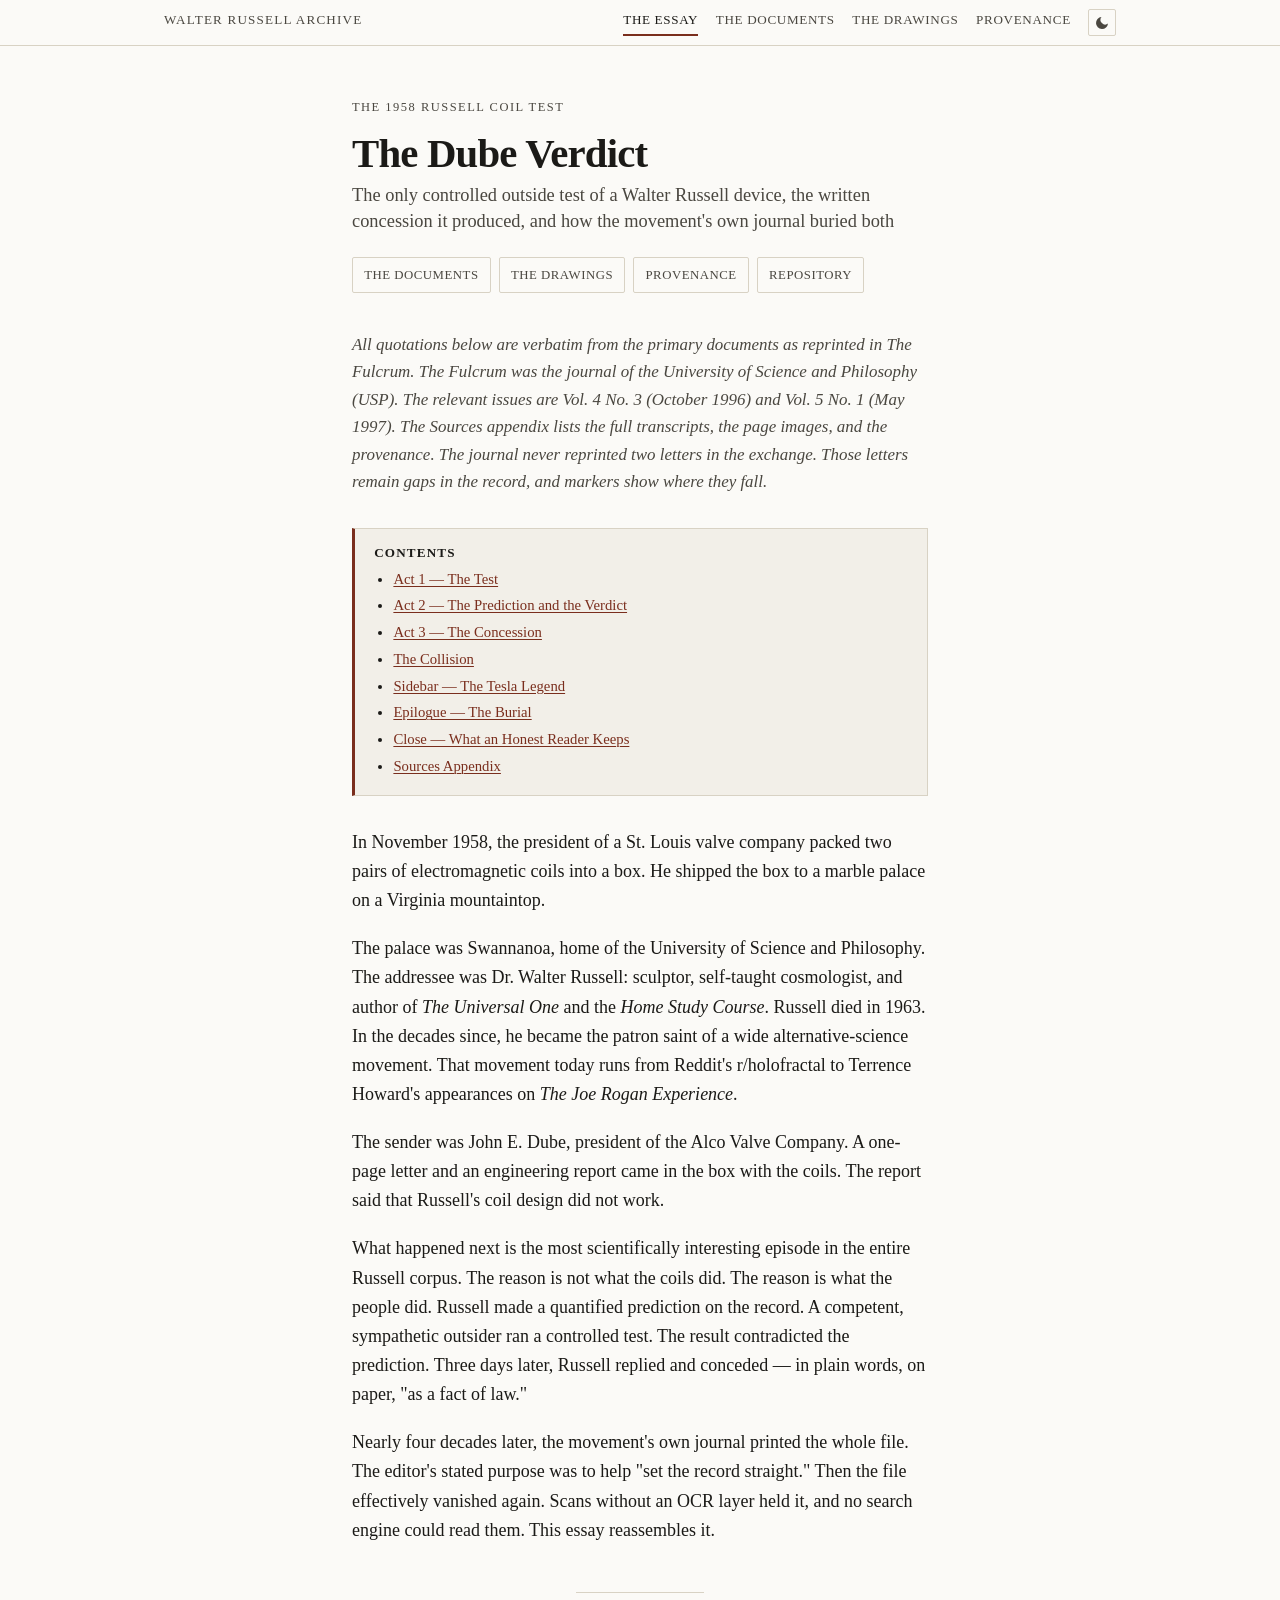
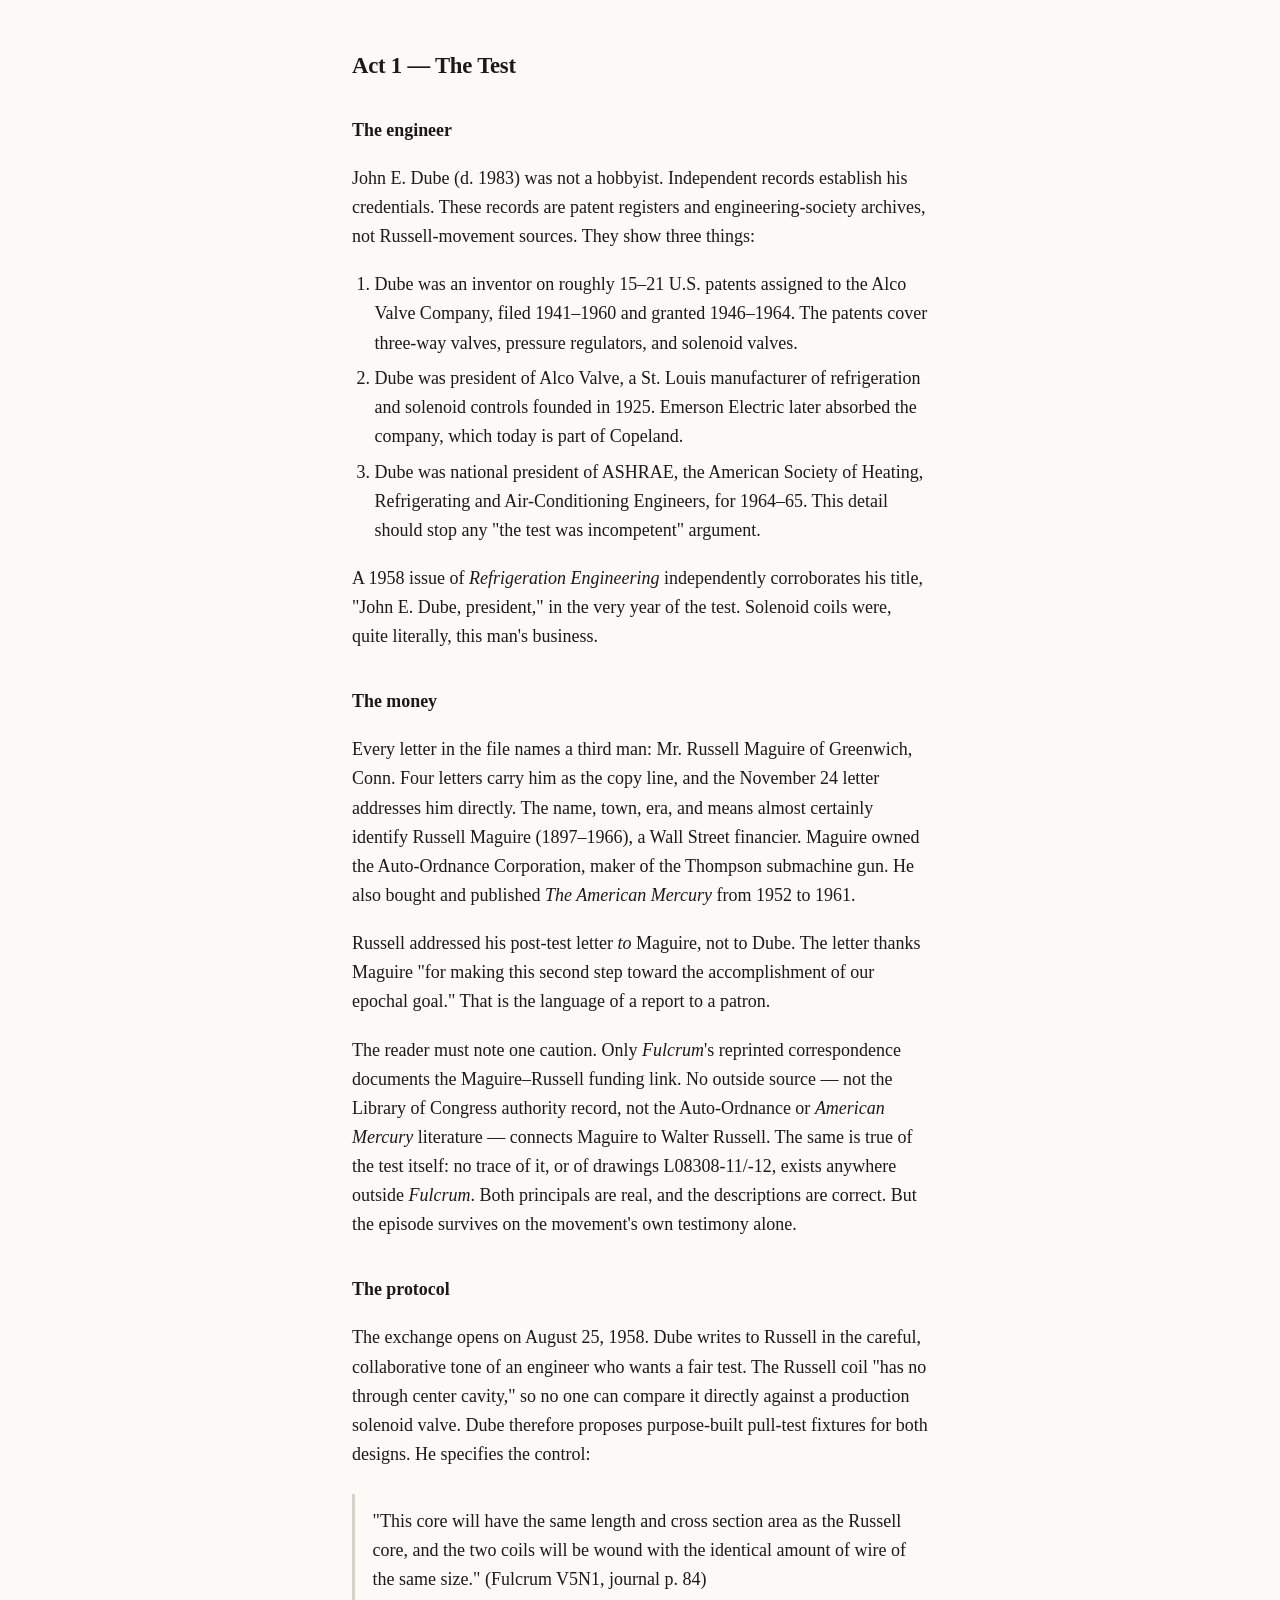
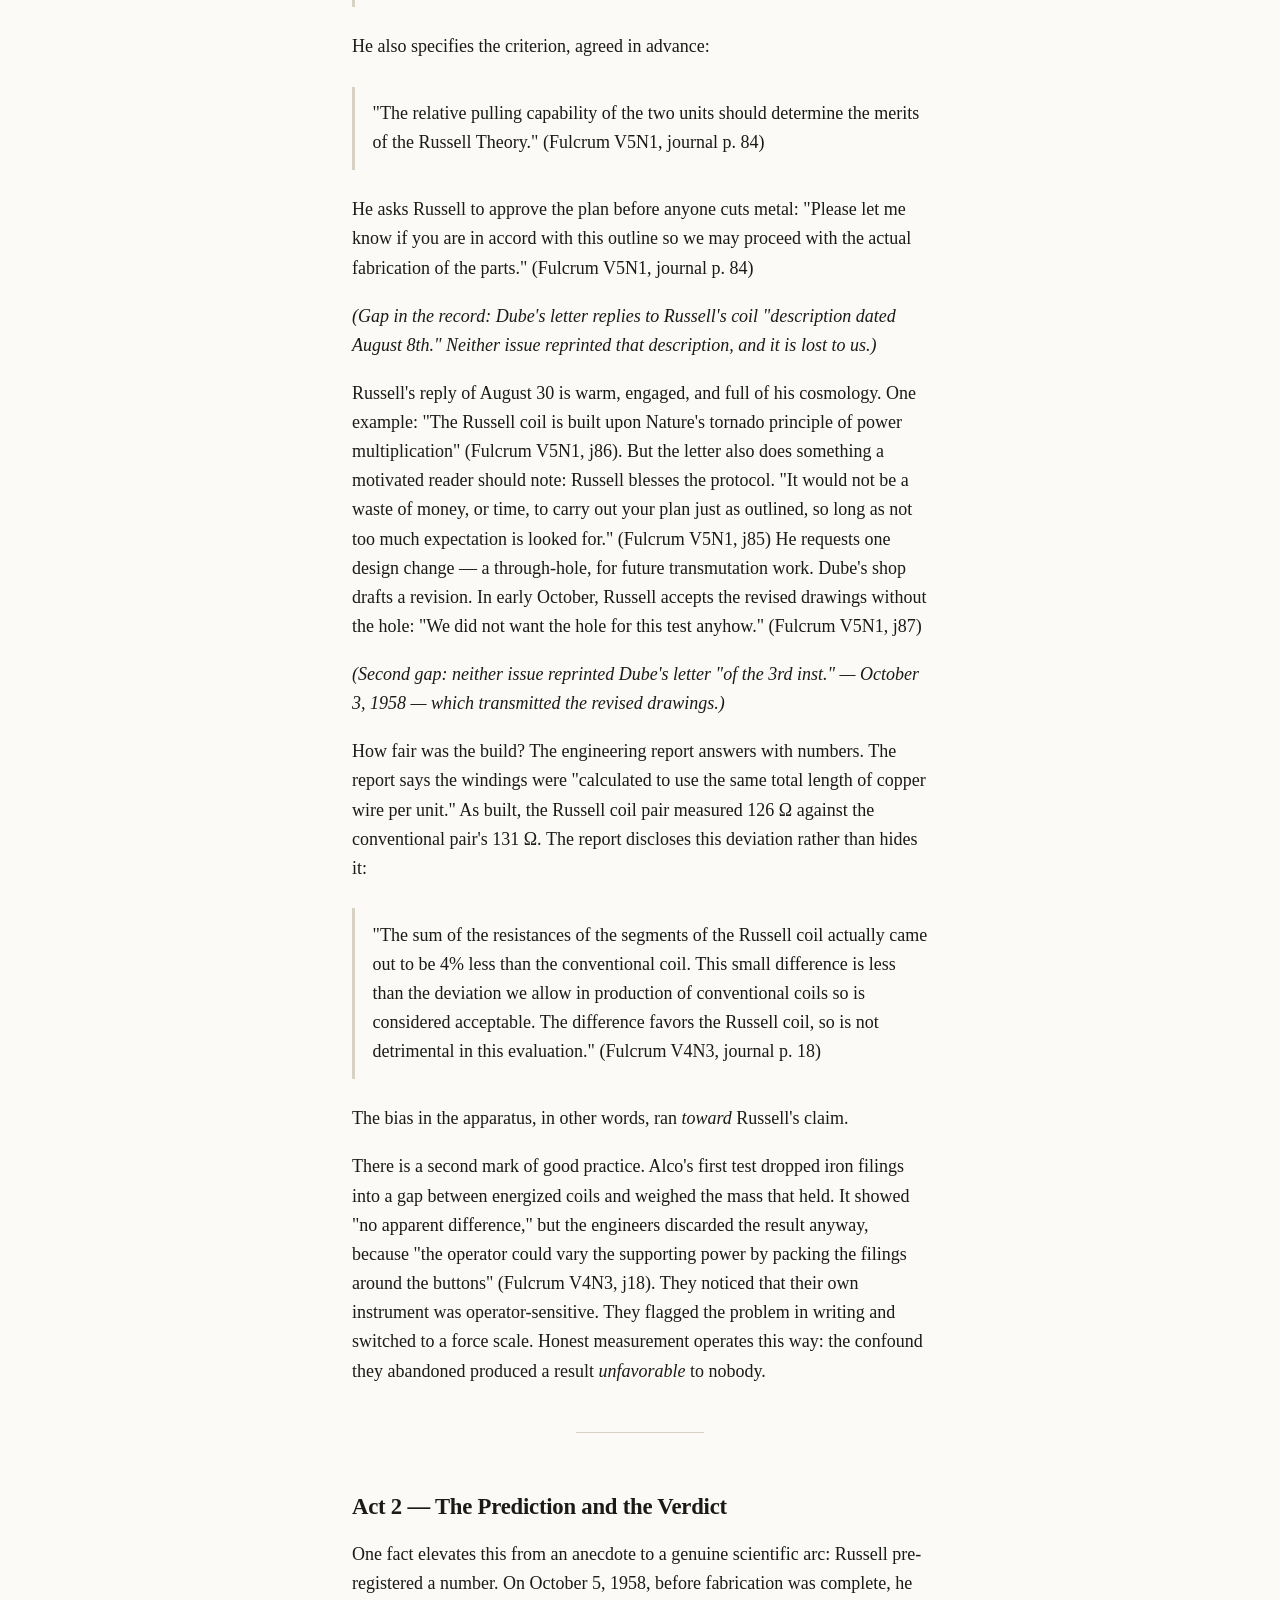
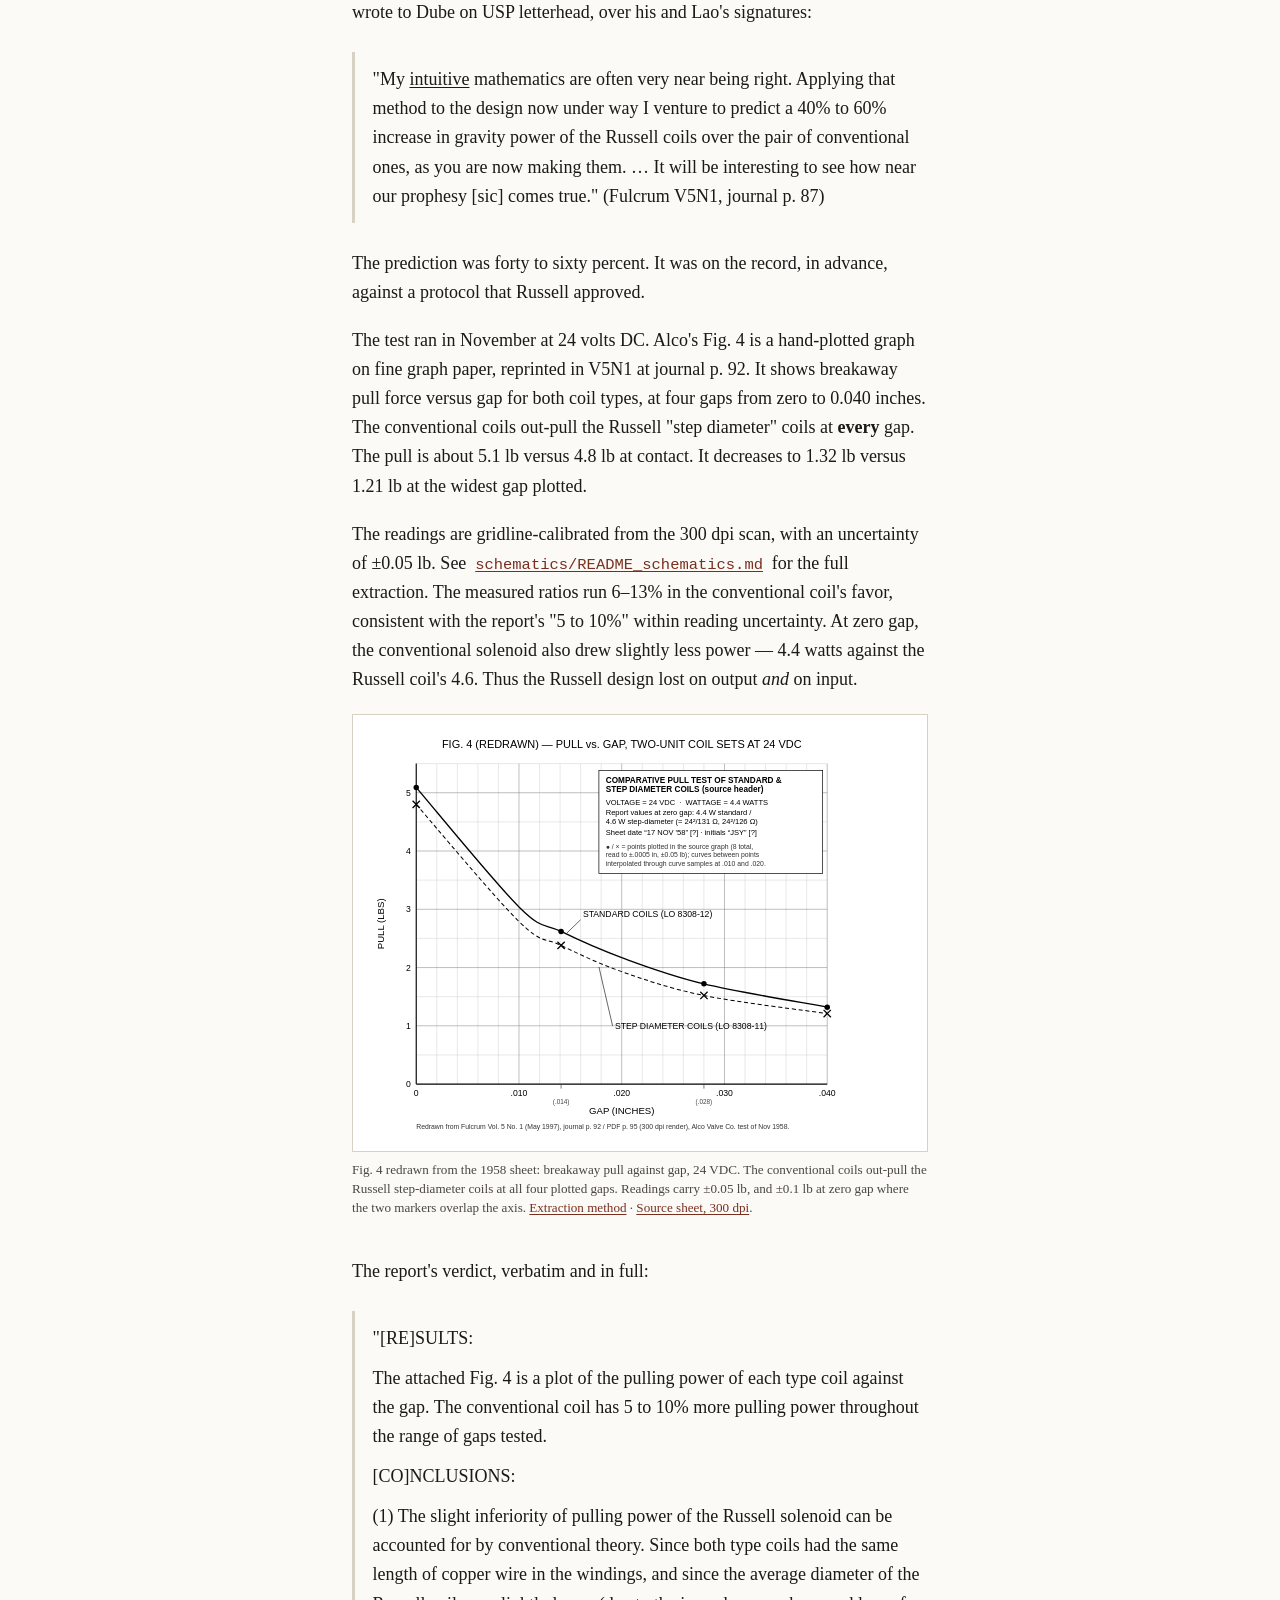
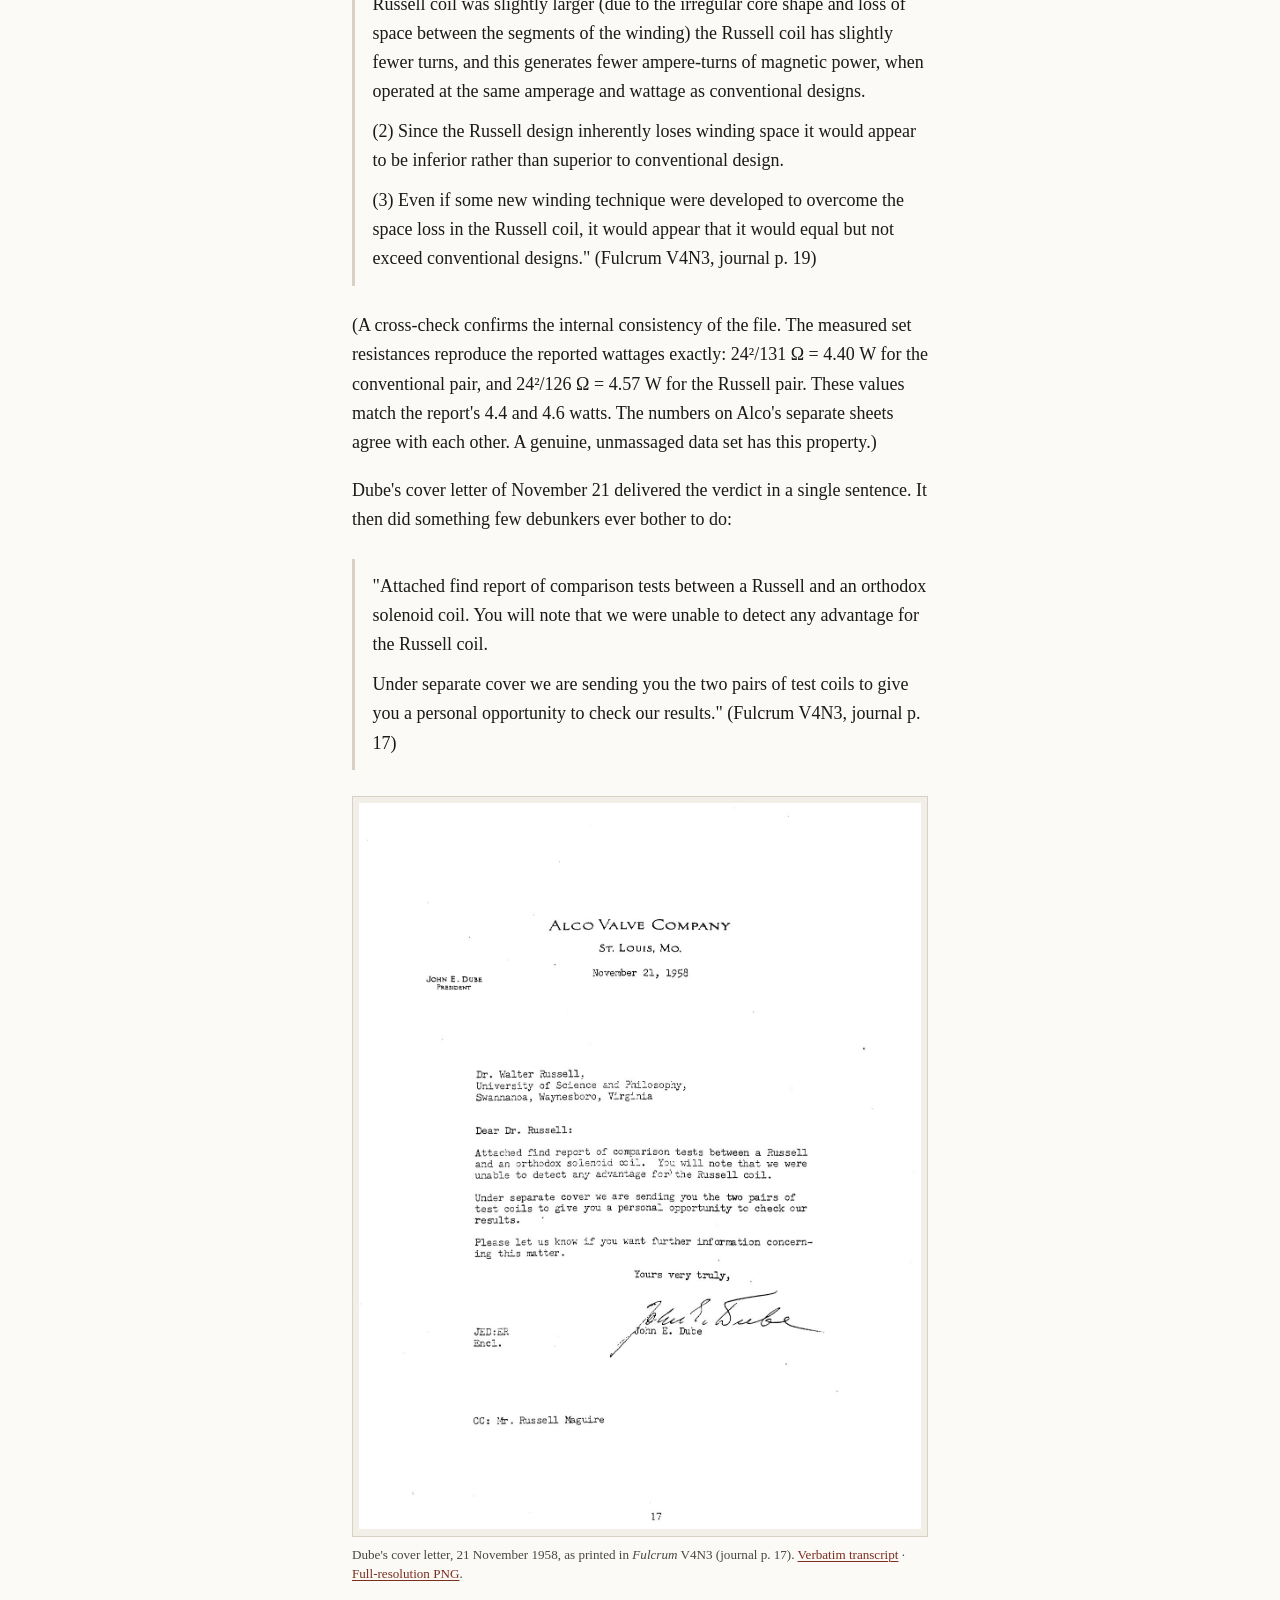
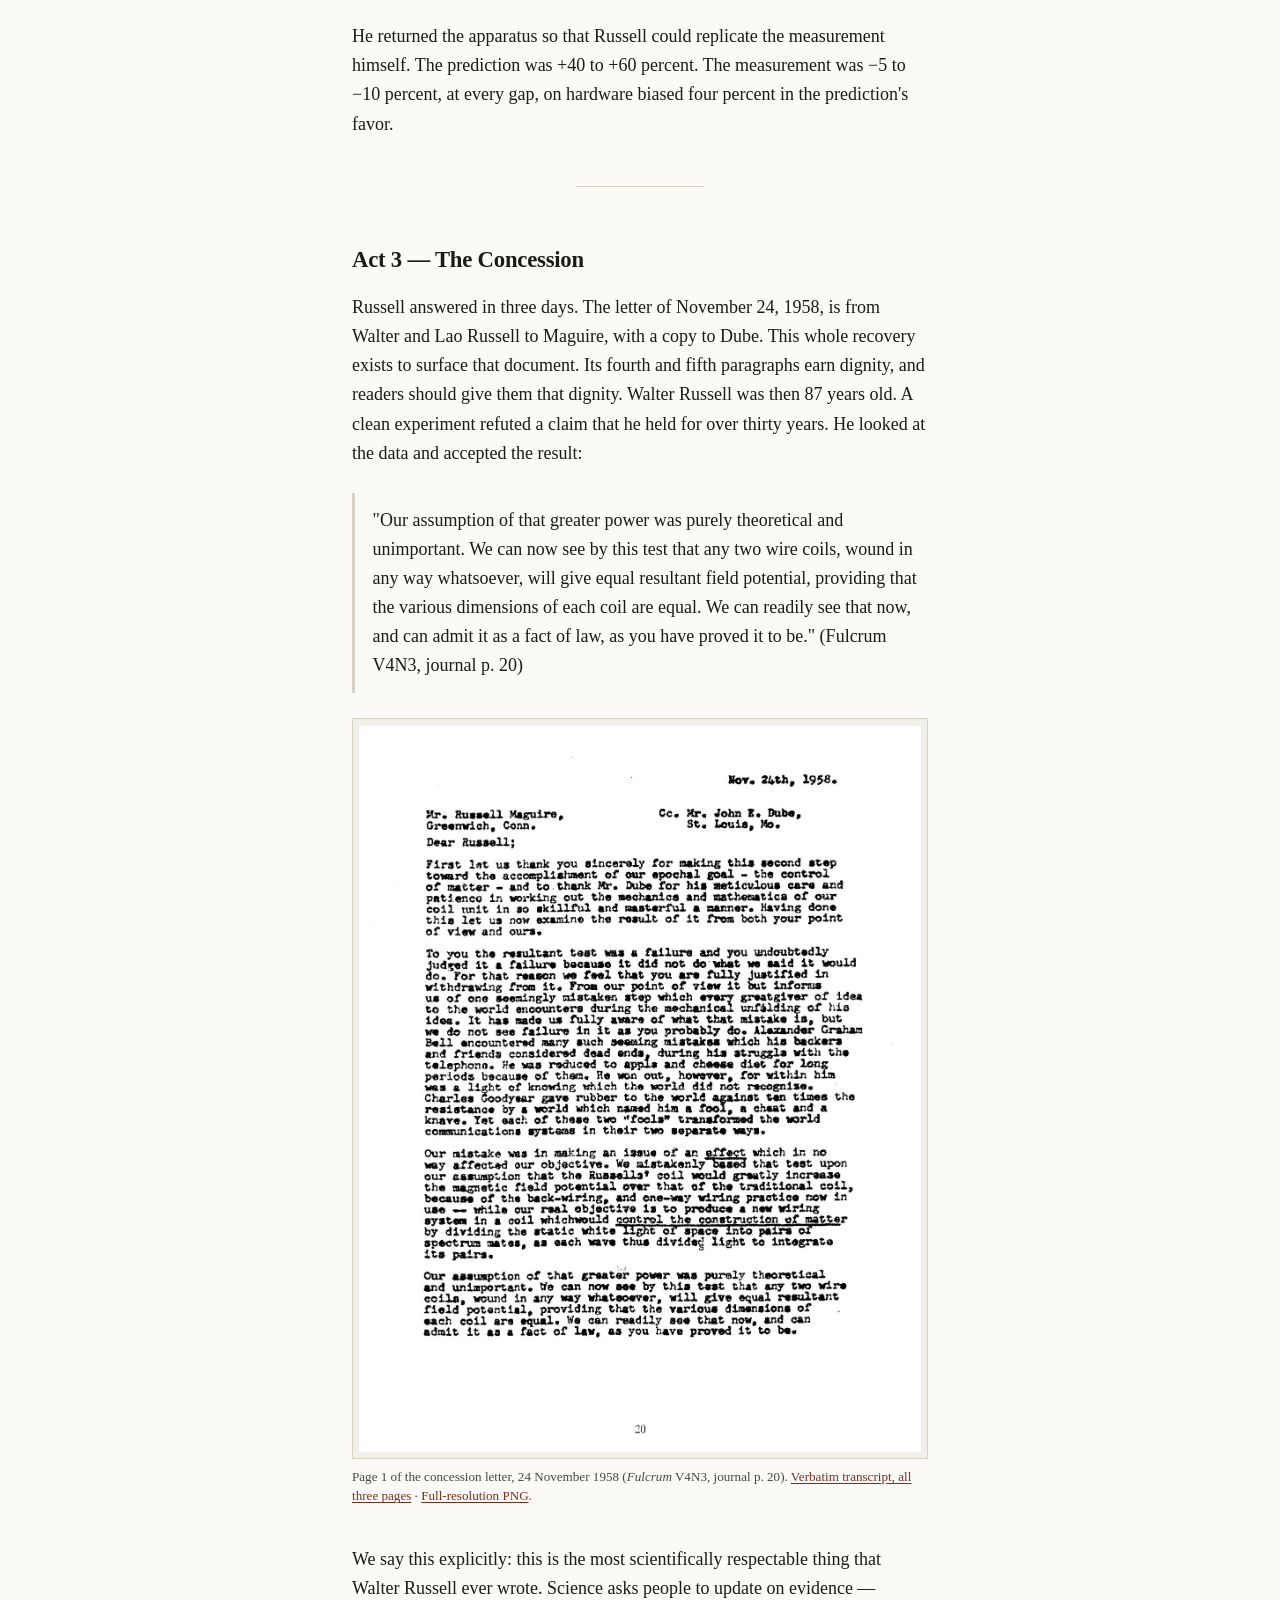
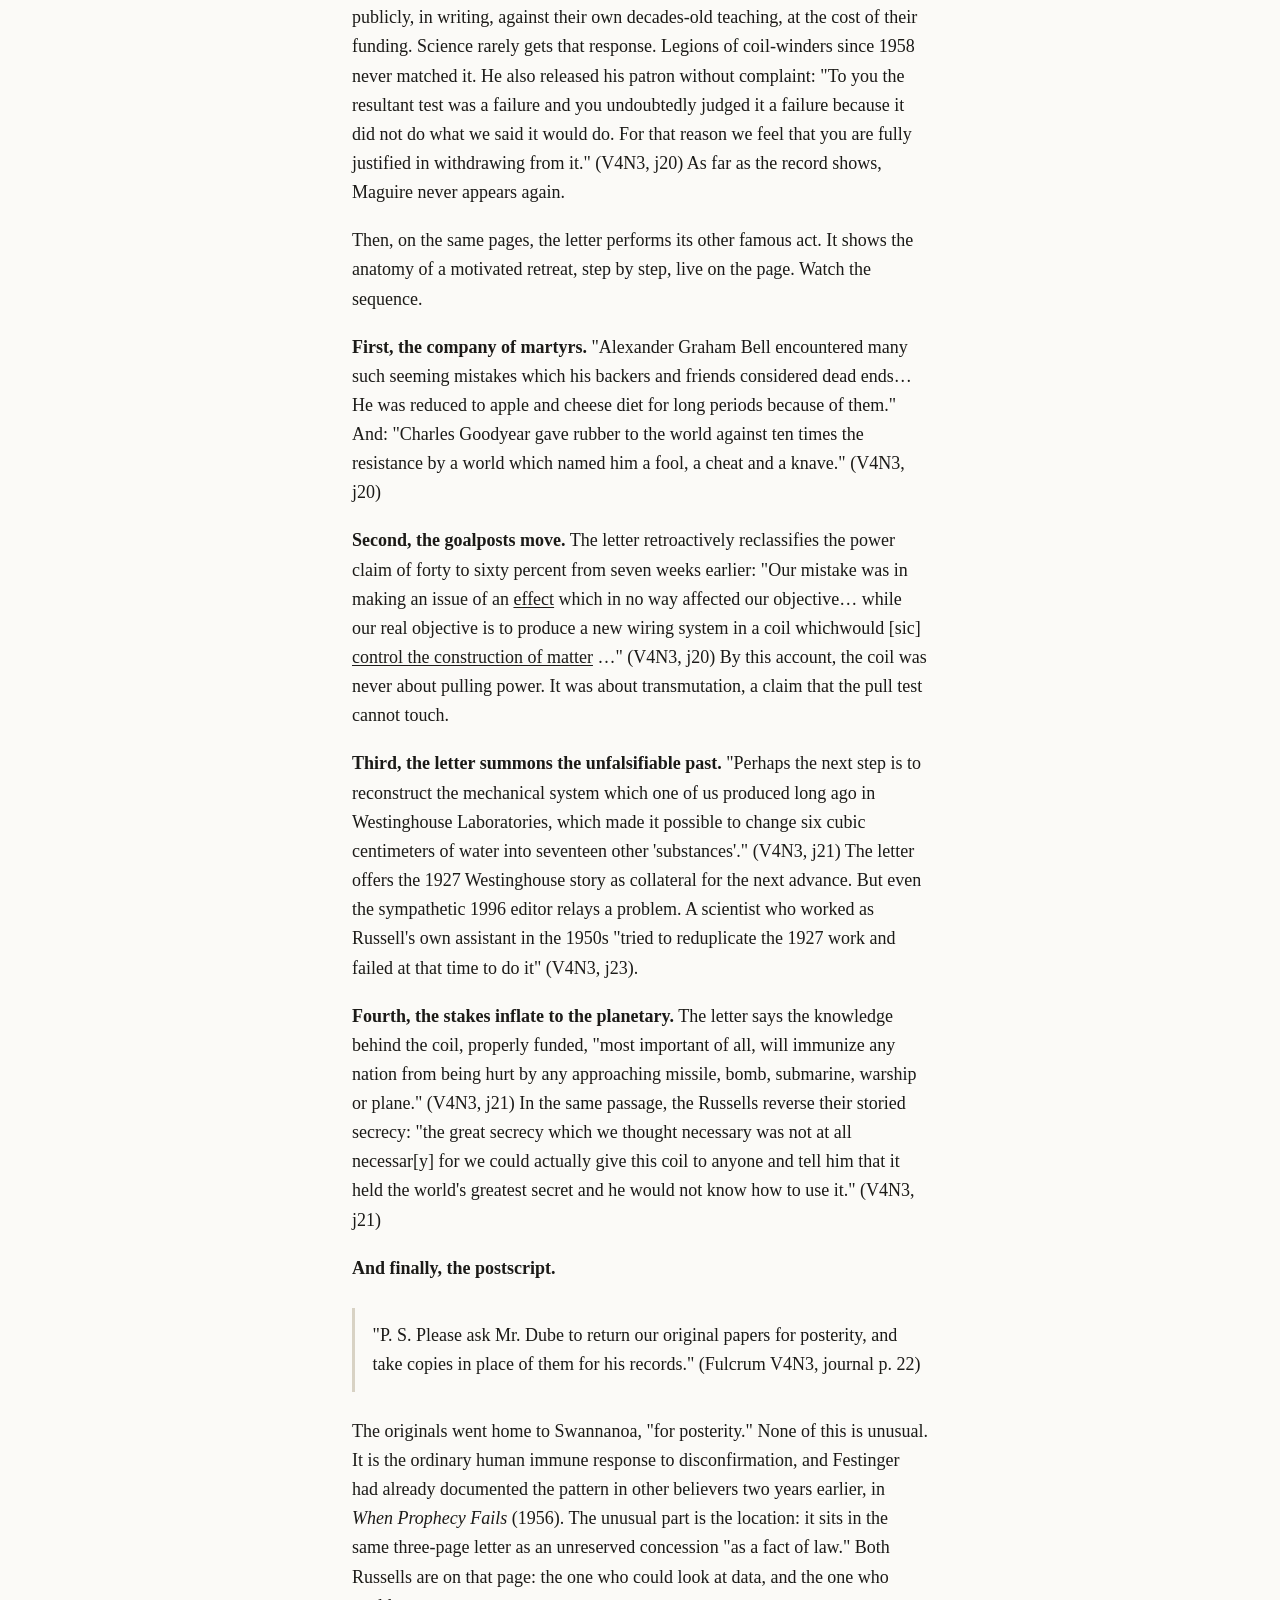
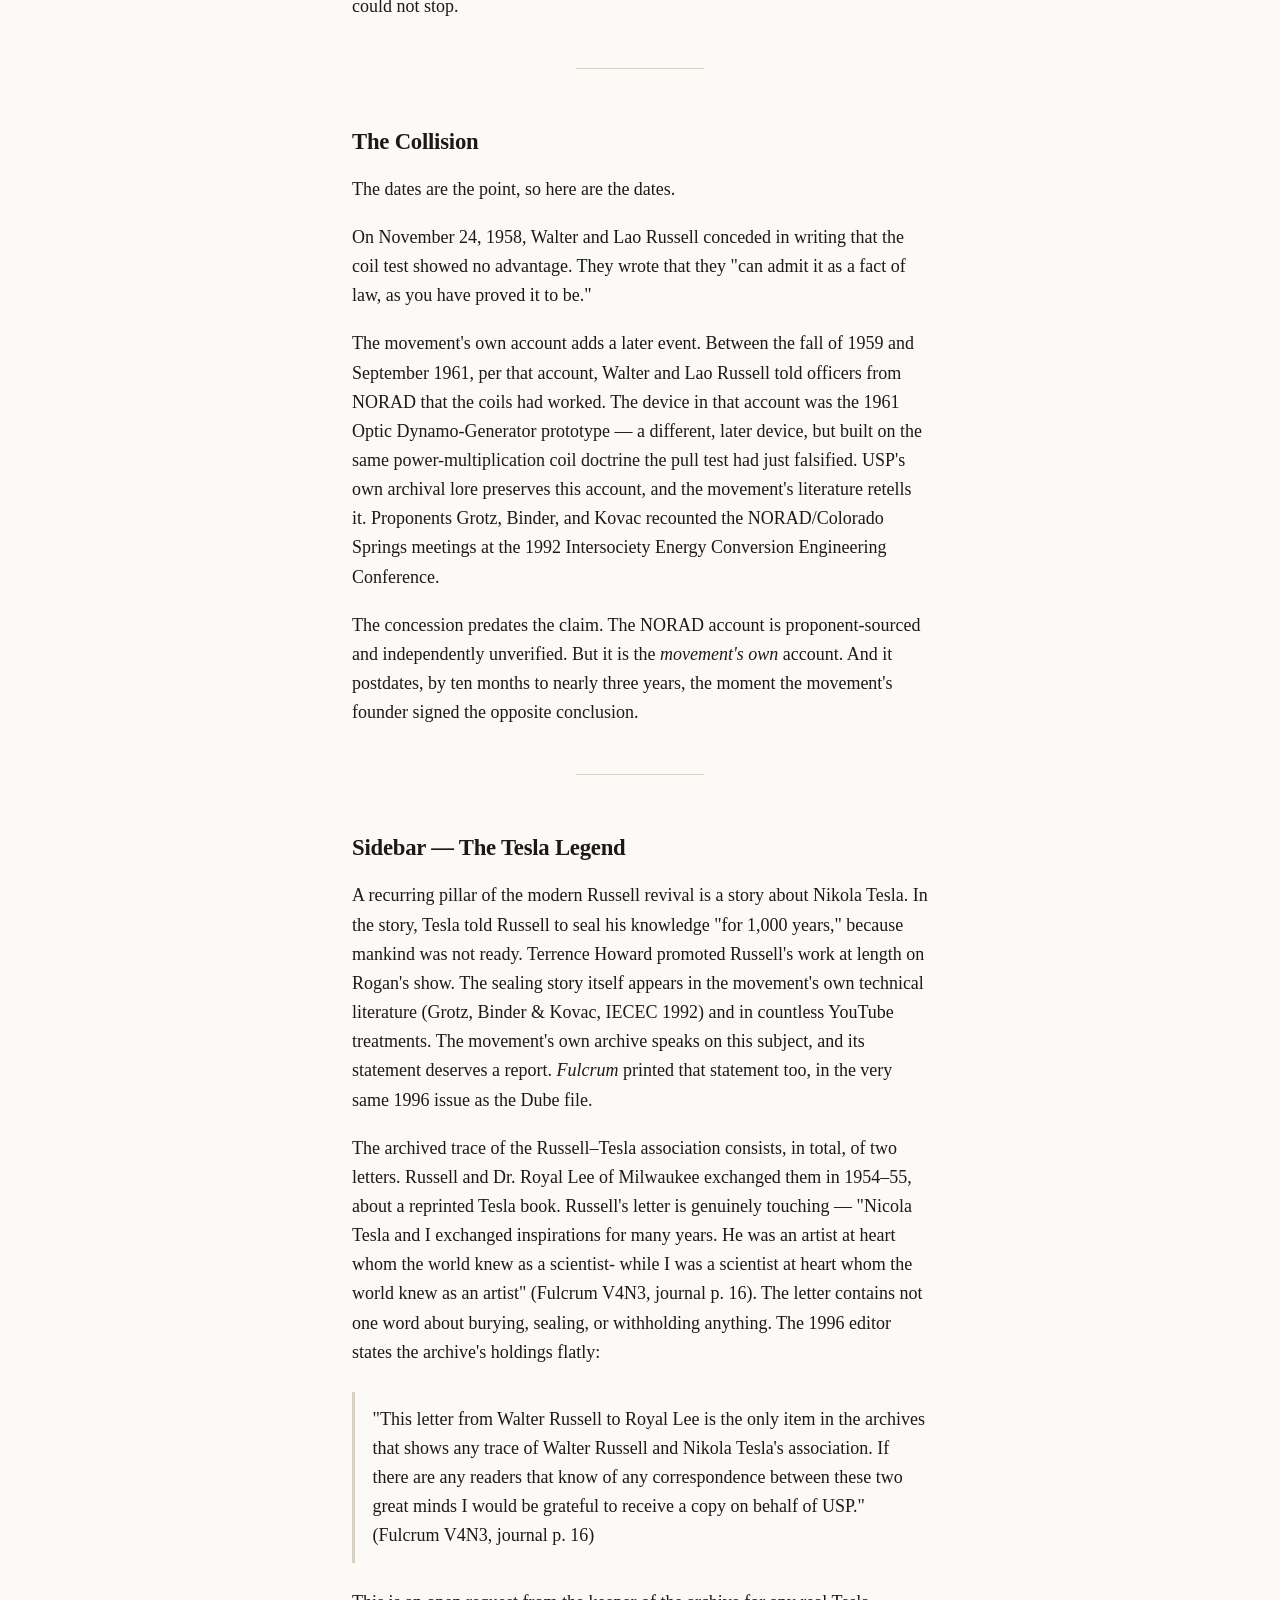
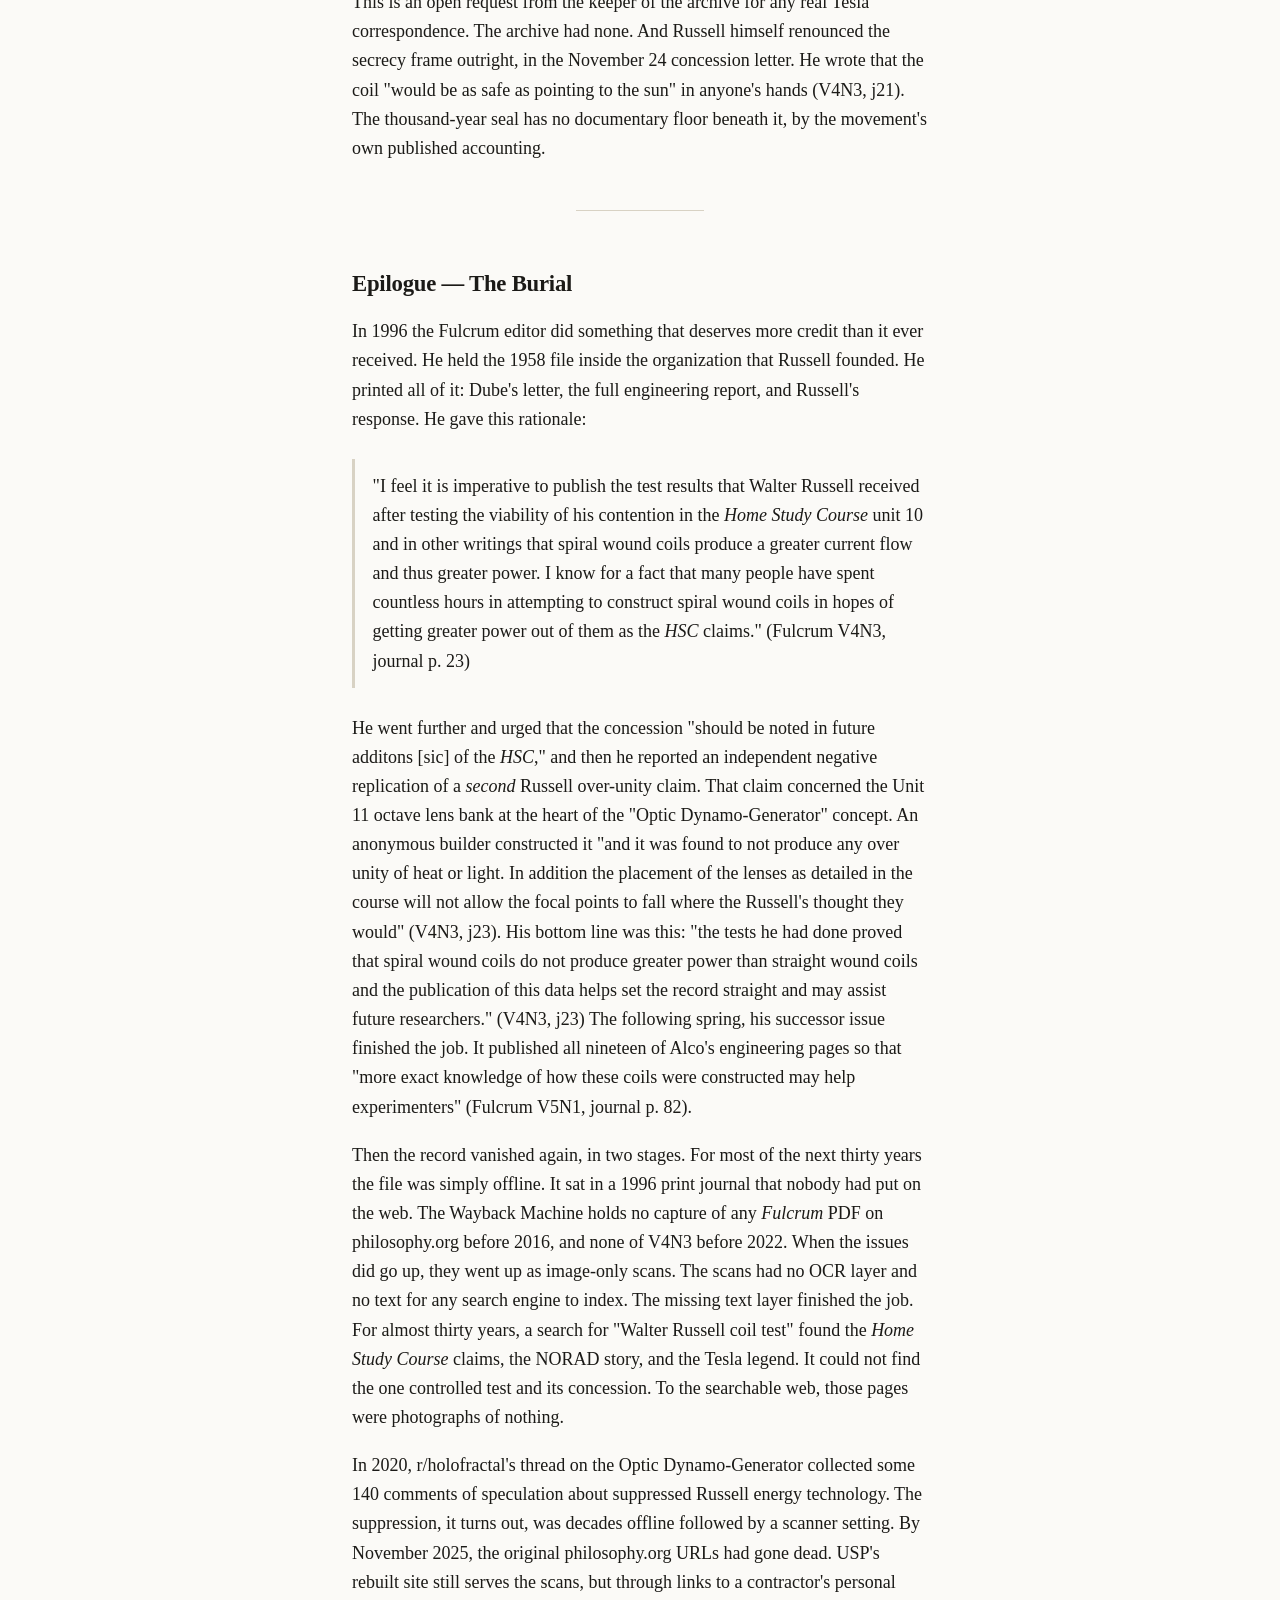
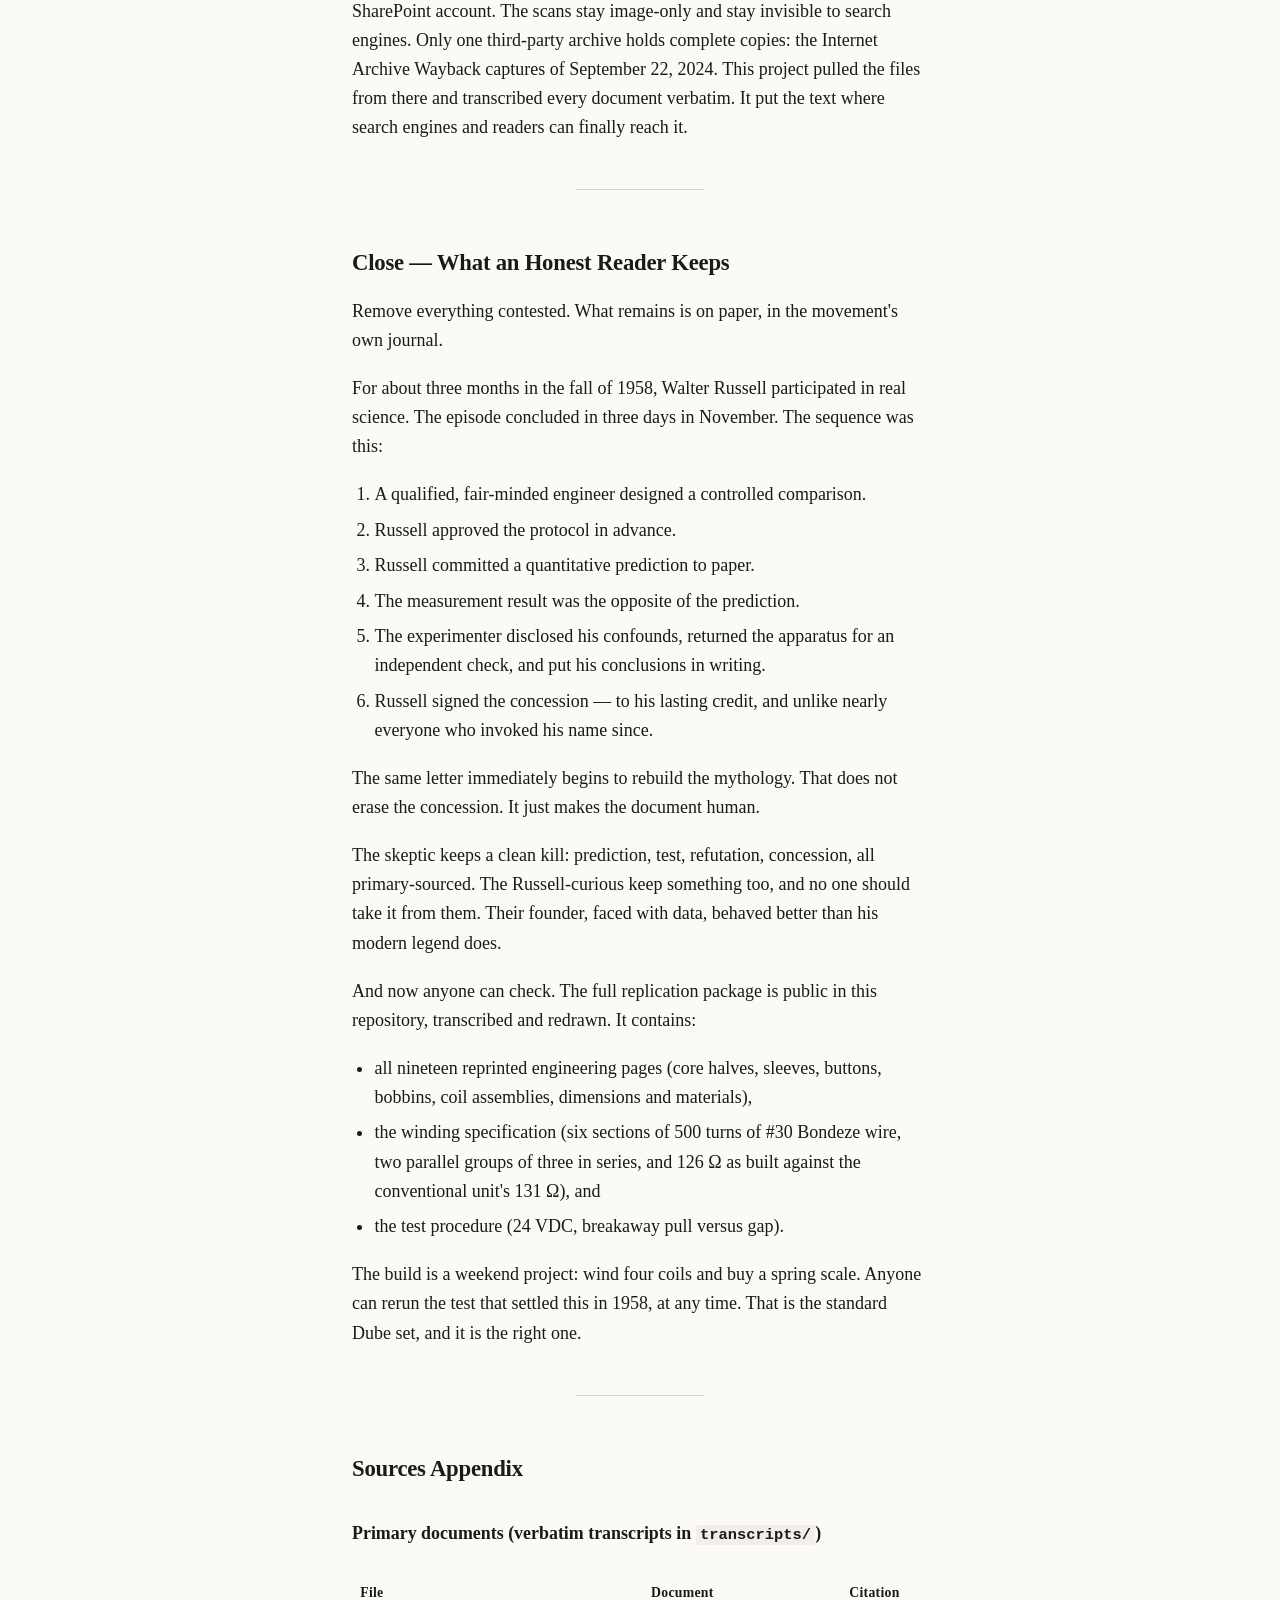
<file: docs/index.html>
<!doctype html>
<html lang="en">
<head>
<meta charset="utf-8">
<meta name="viewport" content="width=device-width, initial-scale=1">
<meta name="color-scheme" content="light dark">
<title>The Dube Verdict — the 1958 Russell coil test</title>
<meta name="description" content="In 1958 Walter Russell predicted a 40 to 60 percent advantage for his coil design. A controlled test at the Alco Valve Company measured a 5 to 10 percent deficit at every gap, and Russell conceded the result in writing three days later. Complete primary sources.">
<link rel="canonical" href="https://dube.walterrussellarchive.org/">
<meta property="og:type" content="article">
<meta property="og:title" content="The Dube Verdict — the 1958 Russell coil test">
<meta property="og:description" content="In 1958 Walter Russell predicted a 40 to 60 percent advantage for his coil design. A controlled test at the Alco Valve Company measured a 5 to 10 percent deficit at every gap, and Russell conceded the result in writing three days later. Complete primary sources.">
<meta property="og:url" content="https://dube.walterrussellarchive.org/">
<meta property="og:image" content="https://dube.walterrussellarchive.org/assets/og-card.png">
<meta property="og:image:width" content="1200">
<meta property="og:image:height" content="630">
<meta name="twitter:card" content="summary_large_image">
<link rel="stylesheet" href="assets/site.css">
<script>document.documentElement.classList.add("js");try{var t=localStorage.getItem("theme");if(t==="dark"||t==="light")document.documentElement.dataset.theme=t;}catch(e){}</script>
</head>
<body>
<header class="masthead">
  <div class="masthead-inner">
    <a class="wordmark" href="index.html">Walter Russell Archive</a>
    <nav>
      <a href="index.html" aria-current="page">The essay</a>
      <a href="evidence.html">The documents</a>
      <a href="schematics.html">The drawings</a>
      <a href="provenance.html">Provenance</a>
      <button class="theme-toggle" type="button" data-theme-toggle aria-pressed="false"
              aria-label="Switch to the dark theme" title="Switch to the dark theme">
        <svg class="icon icon-moon" viewBox="0 0 24 24" aria-hidden="true" focusable="false"><path d="M21 12.8A9 9 0 1 1 11.2 3a7 7 0 0 0 9.8 9.8z"/></svg>
        <svg class="icon icon-sun" viewBox="0 0 24 24" aria-hidden="true" focusable="false"><circle cx="12" cy="12" r="4.6"/><path d="M12 1.4v2.4M12 20.2v2.4M4.4 4.4l1.7 1.7M17.9 17.9l1.7 1.7M1.4 12h2.4M20.2 12h2.4M4.4 19.6l1.7-1.7M17.9 6.1l1.7-1.7"/></svg>
      </button>
    </nav>
  </div>
</header>
<main>
<div class="title-block">
  <p class="kicker">The 1958 Russell coil test</p>
  <h1>The Dube Verdict</h1>
  <p class="subtitle">The only controlled outside test of a Walter Russell device, the written concession it produced, and how the movement's own journal buried both</p>
  <div class="toolbar"><a href="evidence.html">The documents</a><a href="schematics.html">The drawings</a><a href="provenance.html">Provenance</a><a href="https://github.com/walter-russell-archive/russell-coil-dube-verdict" rel="noopener">Repository</a></div>
</div>
<article class="prose">
<p class="lede"><em>All quotations below are verbatim from the primary documents as reprinted in</em> The Fulcrum. The Fulcrum <em>was the journal of the University of Science and Philosophy (USP). The relevant issues are Vol. 4 No. 3 (October 1996) and Vol. 5 No. 1 (May 1997). The Sources appendix lists the full transcripts, the page images, and the provenance. The journal never reprinted two letters in the exchange. Those letters remain gaps in the record, and markers show where they fall.</em></p>
<nav class="callout toc" aria-label="Contents">
  <h2>Contents</h2>
  <ul>
    <li><a href="#act-1-the-test">Act 1 — The Test</a></li>
    <li><a href="#act-2-the-prediction-and-the-verdict">Act 2 — The Prediction and the Verdict</a></li>
    <li><a href="#act-3-the-concession">Act 3 — The Concession</a></li>
    <li><a href="#the-collision">The Collision</a></li>
    <li><a href="#sidebar-the-tesla-legend">Sidebar — The Tesla Legend</a></li>
    <li><a href="#epilogue-the-burial">Epilogue — The Burial</a></li>
    <li><a href="#close-what-an-honest-reader-keeps">Close — What an Honest Reader Keeps</a></li>
    <li><a href="#sources-appendix">Sources Appendix</a></li>
  </ul>
</nav>
<p>In November 1958, the president of a St. Louis valve company packed two pairs of electromagnetic coils into a box. He shipped the box to a marble palace on a Virginia mountaintop.</p>
<p>The palace was Swannanoa, home of the University of Science and Philosophy. The addressee was Dr. Walter Russell: sculptor, self-taught cosmologist, and author of <em>The Universal One</em> and the <em>Home Study Course</em>. Russell died in 1963. In the decades since, he became the patron saint of a wide alternative-science movement. That movement today runs from Reddit's r/holofractal to Terrence Howard's appearances on <em>The Joe Rogan Experience</em>.</p>
<p>The sender was John E. Dube, president of the Alco Valve Company. A one-page letter and an engineering report came in the box with the coils. The report said that Russell's coil design did not work.</p>
<p>What happened next is the most scientifically interesting episode in the entire Russell corpus. The reason is not what the coils did. The reason is what the people did. Russell made a quantified prediction on the record. A competent, sympathetic outsider ran a controlled test. The result contradicted the prediction. Three days later, Russell replied and conceded — in plain words, on paper, "as a fact of law."</p>
<p>Nearly four decades later, the movement's own journal printed the whole file. The editor's stated purpose was to help "set the record straight." Then the file effectively vanished again. Scans without an OCR layer held it, and no search engine could read them. This essay reassembles it.</p>
<hr>
<h2 id="act-1-the-test">Act 1 — The Test</h2>
<h3 id="the-engineer">The engineer</h3>
<p>John E. Dube (d. 1983) was not a hobbyist. Independent records establish his credentials. These records are patent registers and engineering-society archives, not Russell-movement sources. They show three things:</p>
<ol><li>Dube was an inventor on roughly 15–21 U.S. patents assigned to the Alco Valve Company, filed 1941–1960 and granted 1946–1964. The patents cover three-way valves, pressure regulators, and solenoid valves.</li><li>Dube was president of Alco Valve, a St. Louis manufacturer of refrigeration and solenoid controls founded in 1925. Emerson Electric later absorbed the company, which today is part of Copeland.</li><li>Dube was national president of ASHRAE, the American Society of Heating, Refrigerating and Air-Conditioning Engineers, for 1964–65. This detail should stop any "the test was incompetent" argument.</li></ol>
<p>A 1958 issue of <em>Refrigeration Engineering</em> independently corroborates his title, "John E. Dube, president," in the very year of the test. Solenoid coils were, quite literally, this man's business.</p>
<h3 id="the-money">The money</h3>
<p>Every letter in the file names a third man: Mr. Russell Maguire of Greenwich, Conn. Four letters carry him as the copy line, and the November 24 letter addresses him directly. The name, town, era, and means almost certainly identify Russell Maguire (1897–1966), a Wall Street financier. Maguire owned the Auto-Ordnance Corporation, maker of the Thompson submachine gun. He also bought and published <em>The American Mercury</em> from 1952 to 1961.</p>
<p>Russell addressed his post-test letter <em>to</em> Maguire, not to Dube. The letter thanks Maguire "for making this second step toward the accomplishment of our epochal goal." That is the language of a report to a patron.</p>
<p>The reader must note one caution. Only <em>Fulcrum</em>'s reprinted correspondence documents the Maguire–Russell funding link. No outside source — not the Library of Congress authority record, not the Auto-Ordnance or <em>American Mercury</em> literature — connects Maguire to Walter Russell. The same is true of the test itself: no trace of it, or of drawings L08308-11/-12, exists anywhere outside <em>Fulcrum</em>. Both principals are real, and the descriptions are correct. But the episode survives on the movement's own testimony alone.</p>
<h3 id="the-protocol">The protocol</h3>
<p>The exchange opens on August 25, 1958. Dube writes to Russell in the careful, collaborative tone of an engineer who wants a fair test. The Russell coil "has no through center cavity," so no one can compare it directly against a production solenoid valve. Dube therefore proposes purpose-built pull-test fixtures for both designs. He specifies the control:</p>
<blockquote><p>"This core will have the same length and cross section area as the Russell core, and the two coils will be wound with the identical amount of wire of the same size." (Fulcrum V5N1, journal p. 84)</p></blockquote>
<p>He also specifies the criterion, agreed in advance:</p>
<blockquote><p>"The relative pulling capability of the two units should determine the merits of the Russell Theory." (Fulcrum V5N1, journal p. 84)</p></blockquote>
<p>He asks Russell to approve the plan before anyone cuts metal: "Please let me know if you are in accord with this outline so we may proceed with the actual fabrication of the parts." (Fulcrum V5N1, journal p. 84)</p>
<p><em>(Gap in the record: Dube's letter replies to Russell's coil "description dated August 8th." Neither issue reprinted that description, and it is lost to us.)</em></p>
<p>Russell's reply of August 30 is warm, engaged, and full of his cosmology. One example: "The Russell coil is built upon Nature's tornado principle of power multiplication" (Fulcrum V5N1, j86). But the letter also does something a motivated reader should note: Russell blesses the protocol. "It would not be a waste of money, or time, to carry out your plan just as outlined, so long as not too much expectation is looked for." (Fulcrum V5N1, j85) He requests one design change — a through-hole, for future transmutation work. Dube's shop drafts a revision. In early October, Russell accepts the revised drawings without the hole: "We did not want the hole for this test anyhow." (Fulcrum V5N1, j87)</p>
<p><em>(Second gap: neither issue reprinted Dube's letter "of the 3rd inst." — October 3, 1958 — which transmitted the revised drawings.)</em></p>
<p>How fair was the build? The engineering report answers with numbers. The report says the windings were "calculated to use the same total length of copper wire per unit." As built, the Russell coil pair measured 126 Ω against the conventional pair's 131 Ω. The report discloses this deviation rather than hides it:</p>
<blockquote><p>"The sum of the resistances of the segments of the Russell coil actually came out to be 4% less than the conventional coil. This small difference is less than the deviation we allow in production of conventional coils so is considered acceptable. The difference favors the Russell coil, so is not detrimental in this evaluation." (Fulcrum V4N3, journal p. 18)</p></blockquote>
<p>The bias in the apparatus, in other words, ran <em>toward</em> Russell's claim.</p>
<p>There is a second mark of good practice. Alco's first test dropped iron filings into a gap between energized coils and weighed the mass that held. It showed "no apparent difference," but the engineers discarded the result anyway, because "the operator could vary the supporting power by packing the filings around the buttons" (Fulcrum V4N3, j18). They noticed that their own instrument was operator-sensitive. They flagged the problem in writing and switched to a force scale. Honest measurement operates this way: the confound they abandoned produced a result <em>unfavorable</em> to nobody.</p>
<hr>
<h2 id="act-2-the-prediction-and-the-verdict">Act 2 — The Prediction and the Verdict</h2>
<p>One fact elevates this from an anecdote to a genuine scientific arc: Russell pre-registered a number. On October 5, 1958, before fabrication was complete, he wrote to Dube on USP letterhead, over his and Lao's signatures:</p>
<blockquote><p>"My <u class="src-underline">intuitive</u> mathematics are often very near being right. Applying that method to the design now under way I venture to predict a 40% to 60% increase in gravity power of the Russell coils over the pair of conventional ones, as you are now making them. … It will be interesting to see how near our prophesy [sic] comes true." (Fulcrum V5N1, journal p. 87)</p></blockquote>
<p>The prediction was forty to sixty percent. It was on the record, in advance, against a protocol that Russell approved.</p>
<p>The test ran in November at 24 volts DC. Alco's Fig. 4 is a hand-plotted graph on fine graph paper, reprinted in V5N1 at journal p. 92. It shows breakaway pull force versus gap for both coil types, at four gaps from zero to 0.040 inches. The conventional coils out-pull the Russell "step diameter" coils at <strong>every</strong> gap. The pull is about 5.1 lb versus 4.8 lb at contact. It decreases to 1.32 lb versus 1.21 lb at the widest gap plotted.</p>
<p>The readings are gridline-calibrated from the 300 dpi scan, with an uncertainty of ±0.05 lb. See <a href="schematics.html#reading-the-graph"><code>schematics/README_schematics.md</code></a> for the full extraction. The measured ratios run 6–13% in the conventional coil's favor, consistent with the report's "5 to 10%" within reading uncertainty. At zero gap, the conventional solenoid also drew slightly less power — 4.4 watts against the Russell coil's 4.6. Thus the Russell design lost on output <em>and</em> on input.</p>
<figure class="figure-wide">
  <div class="svg-frame"><img src="schematics/pull_test_graph.svg" alt="Redrawn Fig. 4: pull force against gap for both coil types. The conventional curve is above the Russell curve at every gap." width="900" height="675"></div>
  <figcaption>Fig. 4 redrawn from the 1958 sheet: breakaway pull against gap, 24 VDC. The conventional
    coils out-pull the Russell step-diameter coils at all four plotted gaps. Readings carry
    &plusmn;0.05&nbsp;lb, and &plusmn;0.1&nbsp;lb at zero gap where the two markers overlap the axis.
    <a href="schematics.html#reading-the-graph">Extraction method</a> &middot;
    <a href="https://raw.githubusercontent.com/walter-russell-archive/russell-coil-dube-verdict/main/sources/v5n1_renders/v5n1_300dpi_p-095.png" rel="noopener">Source sheet, 300&nbsp;dpi</a>.</figcaption>
</figure>
<p>The report's verdict, verbatim and in full:</p>
<blockquote><p>"[RE]SULTS:</p>
<p>The attached Fig. 4 is a plot of the pulling power of each type coil against the gap. The conventional coil has 5 to 10% more pulling power throughout the range of gaps tested.</p>
<p>[CO]NCLUSIONS:</p>
<p>(1) The slight inferiority of pulling power of the Russell solenoid can be accounted for by conventional theory. Since both type coils had the same length of copper wire in the windings, and since the average diameter of the Russell coil was slightly larger (due to the irregular core shape and loss of space between the segments of the winding) the Russell coil has slightly fewer turns, and this generates fewer ampere-turns of magnetic power, when operated at the same amperage and wattage as conventional designs.</p>
<p>(2) Since the Russell design inherently loses winding space it would appear to be inferior rather than superior to conventional design.</p>
<p>(3) Even if some new winding technique were developed to overcome the space loss in the Russell coil, it would appear that it would equal but not exceed conventional designs." (Fulcrum V4N3, journal p. 19)</p></blockquote>
<p>(A cross-check confirms the internal consistency of the file. The measured set resistances reproduce the reported wattages exactly: 24²/131 Ω = 4.40 W for the conventional pair, and 24²/126 Ω = 4.57 W for the Russell pair. These values match the report's 4.4 and 4.6 watts. The numbers on Alco's separate sheets agree with each other. A genuine, unmassaged data set has this property.)</p>
<p>Dube's cover letter of November 21 delivered the verdict in a single sentence. It then did something few debunkers ever bother to do:</p>
<blockquote><p>"Attached find report of comparison tests between a Russell and an orthodox solenoid coil. You will note that we were unable to detect any advantage for the Russell coil.</p>
<p>Under separate cover we are sending you the two pairs of test coils to give you a personal opportunity to check our results." (Fulcrum V4N3, journal p. 17)</p></blockquote>
<figure>
  <div class="scan-frame"><img src="scans/v4n3_d-20.jpg" alt="Scan of Dube's letter of November 21, 1958 on Alco Valve Company letterhead." width="1275" loading="lazy" decoding="async"></div>
  <figcaption>Dube's cover letter, 21 November 1958, as printed in <em>Fulcrum</em> V4N3 (journal p. 17).
    <a href="evidence.html#verdict">Verbatim transcript</a> &middot;
    <a href="https://raw.githubusercontent.com/walter-russell-archive/russell-coil-dube-verdict/main/sources/v4n3_renders/v4n3_d-20.png" rel="noopener">Full-resolution PNG</a>.</figcaption>
</figure>
<p>He returned the apparatus so that Russell could replicate the measurement himself. The prediction was +40 to +60 percent. The measurement was −5 to −10 percent, at every gap, on hardware biased four percent in the prediction's favor.</p>
<hr>
<h2 id="act-3-the-concession">Act 3 — The Concession</h2>
<p>Russell answered in three days. The letter of November 24, 1958, is from Walter and Lao Russell to Maguire, with a copy to Dube. This whole recovery exists to surface that document. Its fourth and fifth paragraphs earn dignity, and readers should give them that dignity. Walter Russell was then 87 years old. A clean experiment refuted a claim that he held for over thirty years. He looked at the data and accepted the result:</p>
<blockquote><p>"Our assumption of that greater power was purely theoretical and unimportant. We can now see by this test that any two wire coils, wound in any way whatsoever, will give equal resultant field potential, providing that the various dimensions of each coil are equal. We can readily see that now, and can admit it as a fact of law, as you have proved it to be." (Fulcrum V4N3, journal p. 20)</p></blockquote>
<figure>
  <div class="scan-frame"><img src="scans/v4n3_d-23.jpg" alt="Scan of the first page of the Russells' letter of November 24, 1958." width="1275" loading="lazy" decoding="async"></div>
  <figcaption>Page 1 of the concession letter, 24 November 1958 (<em>Fulcrum</em> V4N3, journal p. 20).
    <a href="evidence.html#concession">Verbatim transcript, all three pages</a> &middot;
    <a href="https://raw.githubusercontent.com/walter-russell-archive/russell-coil-dube-verdict/main/sources/v4n3_renders/v4n3_d-23.png" rel="noopener">Full-resolution PNG</a>.</figcaption>
</figure>
<p>We say this explicitly: this is the most scientifically respectable thing that Walter Russell ever wrote. Science asks people to update on evidence — publicly, in writing, against their own decades-old teaching, at the cost of their funding. Science rarely gets that response. Legions of coil-winders since 1958 never matched it. He also released his patron without complaint: "To you the resultant test was a failure and you undoubtedly judged it a failure because it did not do what we said it would do. For that reason we feel that you are fully justified in withdrawing from it." (V4N3, j20) As far as the record shows, Maguire never appears again.</p>
<p>Then, on the same pages, the letter performs its other famous act. It shows the anatomy of a motivated retreat, step by step, live on the page. Watch the sequence.</p>
<p><strong>First, the company of martyrs.</strong> "Alexander Graham Bell encountered many such seeming mistakes which his backers and friends considered dead ends… He was reduced to apple and cheese diet for long periods because of them." And: "Charles Goodyear gave rubber to the world against ten times the resistance by a world which named him a fool, a cheat and a knave." (V4N3, j20)</p>
<p><strong>Second, the goalposts move.</strong> The letter retroactively reclassifies the power claim of forty to sixty percent from seven weeks earlier: "Our mistake was in making an issue of an <u class="src-underline">effect</u> which in no way affected our objective… while our real objective is to produce a new wiring system in a coil whichwould [sic] <u class="src-underline">control the construction of matter</u> …" (V4N3, j20) By this account, the coil was never about pulling power. It was about transmutation, a claim that the pull test cannot touch.</p>
<p><strong>Third, the letter summons the unfalsifiable past.</strong> "Perhaps the next step is to reconstruct the mechanical system which one of us produced long ago in Westinghouse Laboratories, which made it possible to change six cubic centimeters of water into seventeen other 'substances'." (V4N3, j21) The letter offers the 1927 Westinghouse story as collateral for the next advance. But even the sympathetic 1996 editor relays a problem. A scientist who worked as Russell's own assistant in the 1950s "tried to reduplicate the 1927 work and failed at that time to do it" (V4N3, j23).</p>
<p><strong>Fourth, the stakes inflate to the planetary.</strong> The letter says the knowledge behind the coil, properly funded, "most important of all, will immunize any nation from being hurt by any approaching missile, bomb, submarine, warship or plane." (V4N3, j21) In the same passage, the Russells reverse their storied secrecy: "the great secrecy which we thought necessary was not at all necessar[y] for we could actually give this coil to anyone and tell him that it held the world's greatest secret and he would not know how to use it." (V4N3, j21)</p>
<p><strong>And finally, the postscript.</strong></p>
<blockquote><p>"P. S. Please ask Mr. Dube to return our original papers for posterity, and take copies in place of them for his records." (Fulcrum V4N3, journal p. 22)</p></blockquote>
<p>The originals went home to Swannanoa, "for posterity." None of this is unusual. It is the ordinary human immune response to disconfirmation, and Festinger had already documented the pattern in other believers two years earlier, in <em>When Prophecy Fails</em> (1956). The unusual part is the location: it sits in the same three-page letter as an unreserved concession "as a fact of law." Both Russells are on that page: the one who could look at data, and the one who could not stop.</p>
<hr>
<h2 id="the-collision">The Collision</h2>
<p>The dates are the point, so here are the dates.</p>
<p>On November 24, 1958, Walter and Lao Russell conceded in writing that the coil test showed no advantage. They wrote that they "can admit it as a fact of law, as you have proved it to be."</p>
<p>The movement's own account adds a later event. Between the fall of 1959 and September 1961, per that account, Walter and Lao Russell told officers from NORAD that the coils had worked. The device in that account was the 1961 Optic Dynamo-Generator prototype — a different, later device, but built on the same power-multiplication coil doctrine the pull test had just falsified. USP's own archival lore preserves this account, and the movement's literature retells it. Proponents Grotz, Binder, and Kovac recounted the NORAD/Colorado Springs meetings at the 1992 Intersociety Energy Conversion Engineering Conference.</p>
<p>The concession predates the claim. The NORAD account is proponent-sourced and independently unverified. But it is the <em>movement's own</em> account. And it postdates, by ten months to nearly three years, the moment the movement's founder signed the opposite conclusion.</p>
<hr>
<h2 id="sidebar-the-tesla-legend">Sidebar — The Tesla Legend</h2>
<p>A recurring pillar of the modern Russell revival is a story about Nikola Tesla. In the story, Tesla told Russell to seal his knowledge "for 1,000 years," because mankind was not ready. Terrence Howard promoted Russell's work at length on Rogan's show. The sealing story itself appears in the movement's own technical literature (Grotz, Binder &amp; Kovac, IECEC 1992) and in countless YouTube treatments. The movement's own archive speaks on this subject, and its statement deserves a report. <em>Fulcrum</em> printed that statement too, in the very same 1996 issue as the Dube file.</p>
<p>The archived trace of the Russell–Tesla association consists, in total, of two letters. Russell and Dr. Royal Lee of Milwaukee exchanged them in 1954–55, about a reprinted Tesla book. Russell's letter is genuinely touching — "Nicola Tesla and I exchanged inspirations for many years. He was an artist at heart whom the world knew as a scientist- while I was a scientist at heart whom the world knew as an artist" (Fulcrum V4N3, journal p. 16). The letter contains not one word about burying, sealing, or withholding anything. The 1996 editor states the archive's holdings flatly:</p>
<blockquote><p>"This letter from Walter Russell to Royal Lee is the only item in the archives that shows any trace of Walter Russell and Nikola Tesla's association. If there are any readers that know of any correspondence between these two great minds I would be grateful to receive a copy on behalf of USP." (Fulcrum V4N3, journal p. 16)</p></blockquote>
<p>This is an open request from the keeper of the archive for any real Tesla correspondence. The archive had none. And Russell himself renounced the secrecy frame outright, in the November 24 concession letter. He wrote that the coil "would be as safe as pointing to the sun" in anyone's hands (V4N3, j21). The thousand-year seal has no documentary floor beneath it, by the movement's own published accounting.</p>
<hr>
<h2 id="epilogue-the-burial">Epilogue — The Burial</h2>
<p>In 1996 the Fulcrum editor did something that deserves more credit than it ever received. He held the 1958 file inside the organization that Russell founded. He printed all of it: Dube's letter, the full engineering report, and Russell's response. He gave this rationale:</p>
<blockquote><p>"I feel it is imperative to publish the test results that Walter Russell received after testing the viability of his contention in the <em>Home Study Course</em> unit 10 and in other writings that spiral wound coils produce a greater current flow and thus greater power. I know for a fact that many people have spent countless hours in attempting to construct spiral wound coils in hopes of getting greater power out of them as the <em>HSC</em> claims." (Fulcrum V4N3, journal p. 23)</p></blockquote>
<p>He went further and urged that the concession "should be noted in future additons [sic] of the <em>HSC</em>," and then he reported an independent negative replication of a <em>second</em> Russell over-unity claim. That claim concerned the Unit 11 octave lens bank at the heart of the "Optic Dynamo-Generator" concept. An anonymous builder constructed it "and it was found to not produce any over unity of heat or light. In addition the placement of the lenses as detailed in the course will not allow the focal points to fall where the Russell's thought they would" (V4N3, j23). His bottom line was this: "the tests he had done proved that spiral wound coils do not produce greater power than straight wound coils and the publication of this data helps set the record straight and may assist future researchers." (V4N3, j23) The following spring, his successor issue finished the job. It published all nineteen of Alco's engineering pages so that "more exact knowledge of how these coils were constructed may help experimenters" (Fulcrum V5N1, journal p. 82).</p>
<p>Then the record vanished again, in two stages. For most of the next thirty years the file was simply offline. It sat in a 1996 print journal that nobody had put on the web. The Wayback Machine holds no capture of any <em>Fulcrum</em> PDF on philosophy.org before 2016, and none of V4N3 before 2022. When the issues did go up, they went up as image-only scans. The scans had no OCR layer and no text for any search engine to index. The missing text layer finished the job. For almost thirty years, a search for "Walter Russell coil test" found the <em>Home Study Course</em> claims, the NORAD story, and the Tesla legend. It could not find the one controlled test and its concession. To the searchable web, those pages were photographs of nothing.</p>
<p>In 2020, r/holofractal's thread on the Optic Dynamo-Generator collected some 140 comments of speculation about suppressed Russell energy technology. The suppression, it turns out, was decades offline followed by a scanner setting. By November 2025, the original philosophy.org URLs had gone dead. USP's rebuilt site still serves the scans, but through links to a contractor's personal SharePoint account. The scans stay image-only and stay invisible to search engines. Only one third-party archive holds complete copies: the Internet Archive Wayback captures of September 22, 2024. This project pulled the files from there and transcribed every document verbatim. It put the text where search engines and readers can finally reach it.</p>
<hr>
<h2 id="close-what-an-honest-reader-keeps">Close — What an Honest Reader Keeps</h2>
<p>Remove everything contested. What remains is on paper, in the movement's own journal.</p>
<p>For about three months in the fall of 1958, Walter Russell participated in real science. The episode concluded in three days in November. The sequence was this:</p>
<ol><li>A qualified, fair-minded engineer designed a controlled comparison.</li><li>Russell approved the protocol in advance.</li><li>Russell committed a quantitative prediction to paper.</li><li>The measurement result was the opposite of the prediction.</li><li>The experimenter disclosed his confounds, returned the apparatus for an independent check, and put his conclusions in writing.</li><li>Russell signed the concession — to his lasting credit, and unlike nearly everyone who invoked his name since.</li></ol>
<p>The same letter immediately begins to rebuild the mythology. That does not erase the concession. It just makes the document human.</p>
<p>The skeptic keeps a clean kill: prediction, test, refutation, concession, all primary-sourced. The Russell-curious keep something too, and no one should take it from them. Their founder, faced with data, behaved better than his modern legend does.</p>
<p>And now anyone can check. The full replication package is public in this repository, transcribed and redrawn. It contains:</p>
<ul><li>all nineteen reprinted engineering pages (core halves, sleeves, buttons, bobbins, coil assemblies, dimensions and materials),</li><li>the winding specification (six sections of 500 turns of #30 Bondeze wire, two parallel groups of three in series, and 126 Ω as built against the conventional unit's 131 Ω), and</li><li>the test procedure (24 VDC, breakaway pull versus gap).</li></ul>
<p>The build is a weekend project: wind four coils and buy a spring scale. Anyone can rerun the test that settled this in 1958, at any time. That is the standard Dube set, and it is the right one.</p>
<hr>
<h2 id="sources-appendix">Sources Appendix</h2>
<h3 id="primary-documents-verbatim-transcripts-in-transcripts">Primary documents (verbatim transcripts in <code>transcripts/</code>)</h3>
<div class="table-wrap"><table><thead><tr><th>File</th><th>Document</th><th>Citation</th></tr></thead><tbody><tr><td><a href="evidence.html#tesla-lee"><code>v4n3_p15_russell_lee_tesla.md</code></a></td><td>Royal Lee → W. Russell, Jan 6 1955; W. Russell → Royal Lee, Mar 20 1954; 1996 editor's note on the Tesla association</td><td>Fulcrum V4N3, journal pp. 15–16</td></tr><tr><td><a href="evidence.html#verdict"><code>v4n3_p17_dube_letter.md</code></a></td><td>John E. Dube → W. Russell, cover letter for test report, Nov 21 1958 (CC R. Maguire)</td><td>Fulcrum V4N3, journal p. 17</td></tr><tr><td><a href="evidence.html#report"><code>v4n3_p18_evaluation_report.md</code></a></td><td>"Report on Evaluation of Russell Coil," Alco Valve Co. (unsigned enclosure)</td><td>Fulcrum V4N3, journal pp. 18–19</td></tr><tr><td><a href="evidence.html#concession"><code>v4n3_p20_russell_response.md</code></a></td><td>Walter &amp; Lao Russell → Russell Maguire (CC Dube), the concession letter, Nov 24 1958</td><td>Fulcrum V4N3, journal pp. 20–22</td></tr><tr><td><a href="evidence.html#editor-1996"><code>v4n3_p23_editor_note.md</code></a></td><td>1996 editor's note: rationale for publication; HSC Unit-11 lens-bank negative result</td><td>Fulcrum V4N3, journal p. 23</td></tr><tr><td><a href="evidence.html#editor-1997"><code>v5n1_p82_from_the_archives_intro.md</code></a></td><td>1997 editor's intro to the drawings set (Binder)</td><td>Fulcrum V5N1, journal p. 82</td></tr><tr><td><a href="evidence.html#protocol"><code>v5n1_p83_dube_to_walter_russell_1958-08-25.md</code></a></td><td>Dube → W. Russell, test-protocol proposal, Aug 25 1958</td><td>Fulcrum V5N1, journal pp. 83–84</td></tr><tr><td><a href="evidence.html#russells-approve"><code>v5n1_p85_russells_to_dube_1958-08-30.md</code></a></td><td>Russells → Dube, reply approving plan with reservations, Aug 30 1958</td><td>Fulcrum V5N1, journal pp. 85–86</td></tr><tr><td><a href="evidence.html#prediction"><code>v5n1_p87_russells_to_dube_1958-10-05.md</code></a></td><td>Russells → Dube, the 40–60% prediction letter, Oct 5 1958</td><td>Fulcrum V5N1, journal p. 87</td></tr><tr><td><a href="schematics.html#the-nineteen-sheets"><code>v5n1_drawings_description.md</code></a></td><td>Descriptions of all 19 reprinted engineering pages: Figs. 1–4 (incl. the Fig. 4 pull-test graph) and drawings LO 8308-11/-12, -101…-109 and -120…-122</td><td>Fulcrum V5N1, journal pp. 88–106</td></tr><tr><td><a href="provenance.html#concordance"><code>INDEX_v4n3.md</code></a>, <a href="provenance.html#concordance"><code>INDEX_v5n1.md</code></a></td><td>Document maps, page concordances (journal p. N = PDF p. N+3 in both issues), and cross-issue flags</td><td>—</td></tr></tbody></table></div>
<p>Page images: <code>sources/v4n3_renders/</code> and <code>sources/v5n1_renders/</code> (all 19 drawing pages, V5N1 PDF pp. 91–109, rendered at 300 dpi). Redrawn vector schematics: <code>schematics/</code>.</p>
<h3 id="known-gaps-documents-cited-in-the-exchange-but-never-reprinted">Known gaps (documents cited in the exchange but never reprinted)</h3>
<ol><li><strong>Walter Russell's coil description, dated August 8, 1958</strong> — the document Dube's Aug 25 protocol letter responds to. Neither V4N3 nor V5N1 reprinted it. It survives, if at all, presumably in USP's private archives.</li><li><strong>John E. Dube's letter of October 3, 1958</strong> — transmitted the revised test-unit drawings (LO 8308-11/-12, dated Oct 2 1958). The Russells' Oct 5 reply acknowledges it. Neither issue reprinted it.</li></ol>
<h3 id="provenance-of-the-source-scans">Provenance of the source scans</h3>
<ul><li>This project recovered both issues from Internet Archive Wayback Machine captures of philosophy.org, <strong>capture timestamp 20240922235101</strong> (September 22, 2024). The files are <code>sources/fulcrum_v4n3_october_1996.pdf</code> (53 pp.) and <code>fulcrum_v5n1_may_1997.pdf</code> (138 pp.). Both are image-only scans with no OCR text layer.</li><li>The original philosophy.org <code>/uploads/</code> URLs have returned <strong>404 at least since 7 November 2025</strong> (last observed live 5 August 2025). But USP's rebuilt site stays live. It serves complete PDFs through per-issue "DOWNLOAD ATTACHMENT" links on a contractor's personal SharePoint account (<code>netorg242520-my.sharepoint.com</code>). On 2026-09-09 this project verified the SharePoint copy of V4N3 as byte-identical (SHA256 <code>4ff27b21…</code>) to the Wayback capture.</li><li>Other captures and copies exist. A <strong>2022 Common Crawl</strong> Wayback fetch of V4N3 is <strong>truncated at 1 MiB</strong> and unusable. Common Crawl refetched both issues on 2025-08-05. Those captures are capped near 5 MiB and are likewise incomplete. Scribd re-uploads of V4N3 exist (completeness unverified). The 20240922235101 Wayback captures are the only complete copies that a <strong>third-party archive</strong> holds. USP itself distributes every other known complete copy. The SharePoint host is a personal account and could vanish without notice.</li></ul>
<h3 id="context-verification-secondary-independent-of-fulcrum">Context verification (secondary, independent of Fulcrum)</h3>
<p><code>verification/maguire-dube-verification.md</code> — Russell Maguire (1897–1966, LC Name Authority n97085811): Auto-Ordnance/Thompson owner, <em>American Mercury</em> publisher 1952–61, Greenwich, Conn. John E. Dube (d. 1983): ~15–21 Alco Valve patents, filed 1941–1960 and granted 1946–1964 (Google Patents), Alco Valve president (title corroborated in <em>Refrigeration Engineering</em> v.66, 1958), ASHRAE national president 1964–65. <strong>Negative findings:</strong> no trace of the Maguire–Russell funding link, the Alco test, or drawings L08308-11/-12 exists in any source independent of Fulcrum. The fall 1959 – Sept 1961 NORAD/Colorado Springs account (Grotz/Binder/Kovac, IECEC 1992) is proponent-sourced and independently unverified.</p>
</article>
</main>
<footer class="site">
  <div class="footer-inner">
    <p>Primary sources for the 1958 Alco Valve test of the Russell coil. Transcripts are verbatim.
       Uncertain readings carry their uncertainty. This site is one project of the
       <a href="https://walterrussellarchive.org" rel="noopener">Walter Russell Archive</a>.</p>
    <p>Original work (essay, transcription formatting, editorial notes, schematics) is licensed
       <a href="https://github.com/walter-russell-archive/russell-coil-dube-verdict/blob/main/LICENSE" rel="noopener">CC BY 4.0</a>. The reproduced historical documents
       and scans keep their own copyright status.</p>
    <p>Repository: <a href="https://github.com/walter-russell-archive/russell-coil-dube-verdict" rel="noopener">github.com/walter-russell-archive/russell-coil-dube-verdict</a>
       &middot; Journal mirror: <a href="https://archive.org/details/fulcrum-science-journal-usp-1992-1998" rel="noopener">Internet Archive</a>
       &middot; Contact: <a href="mailto:contact@walterrussellarchive.org">contact@walterrussellarchive.org</a></p>
    <p>The pages are generated from the repository Markdown by <code>tools/build_site.py</code>.</p>
  </div>
</footer>
<div id="lightbox" role="dialog" aria-label="Page scan"><img alt=""><div class="lb-caption"></div></div>
<script src="assets/site.js"></script>
</body>
</html>
</file>
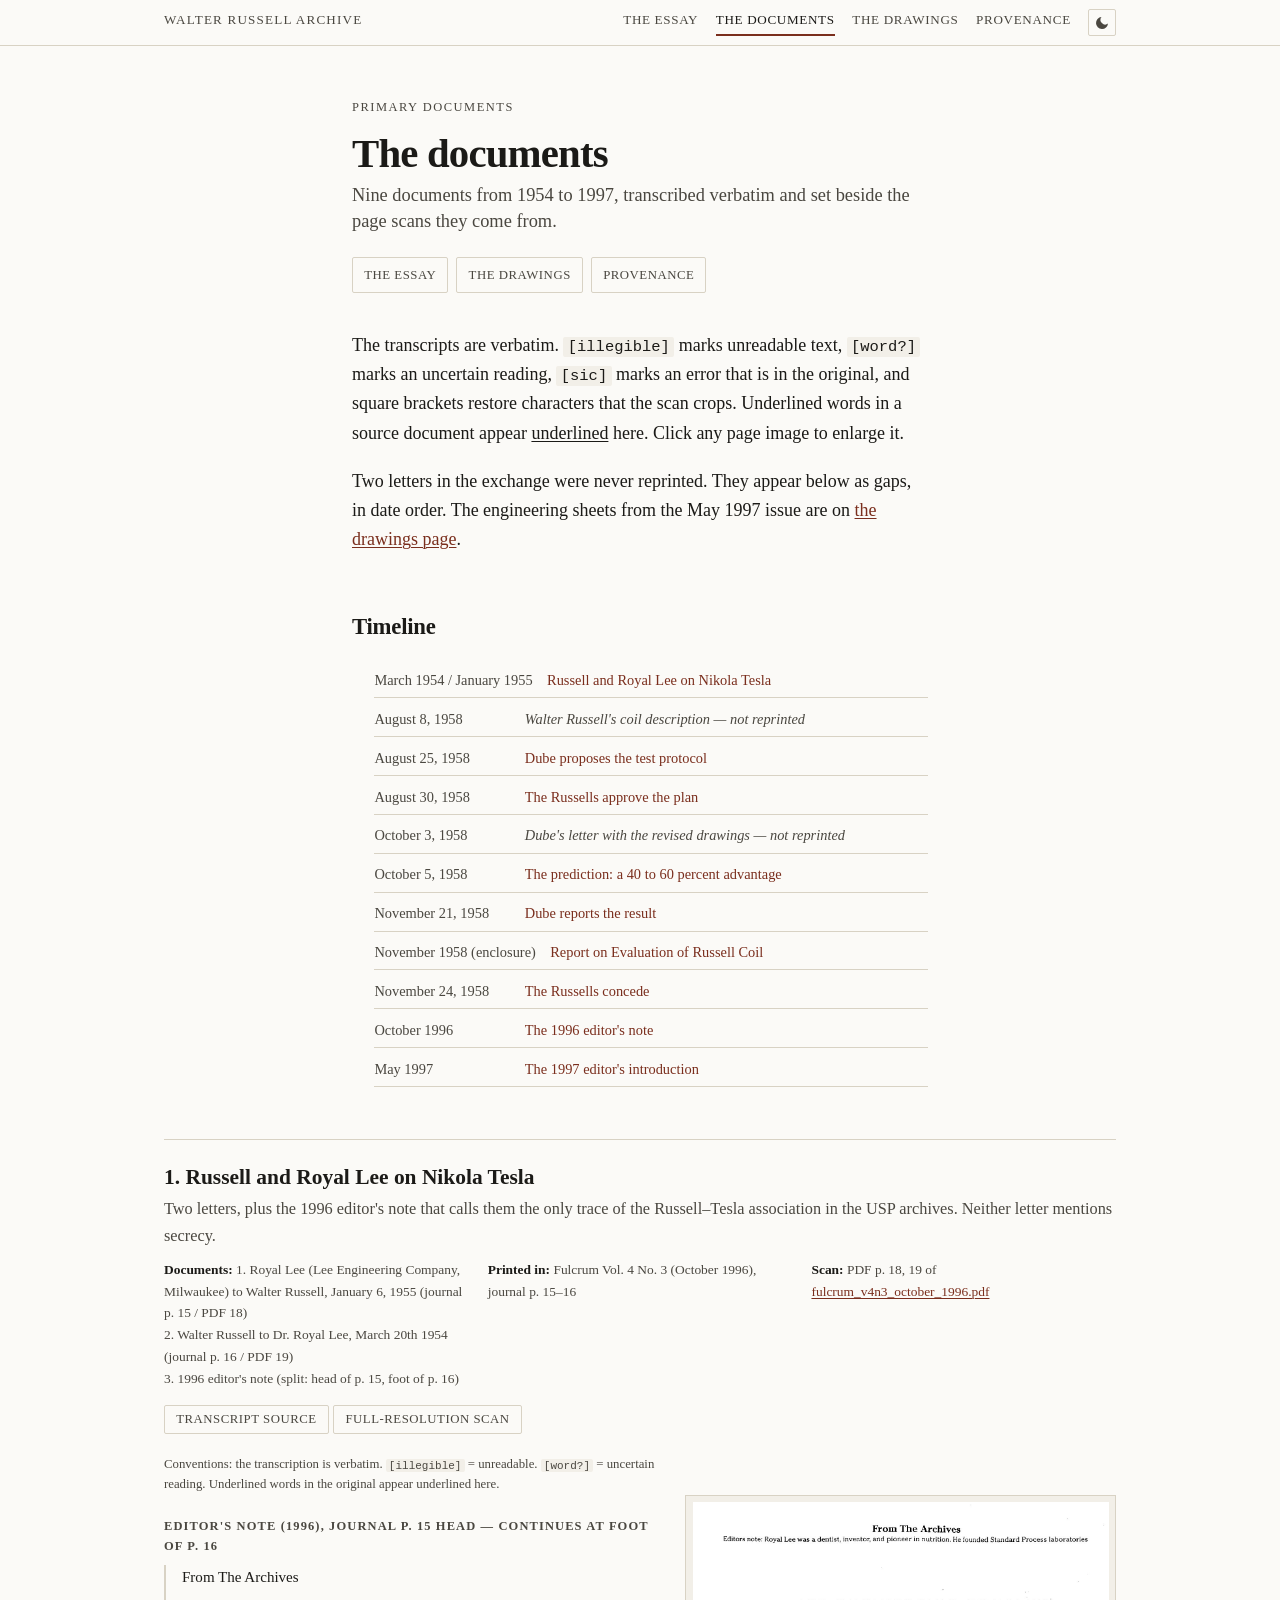
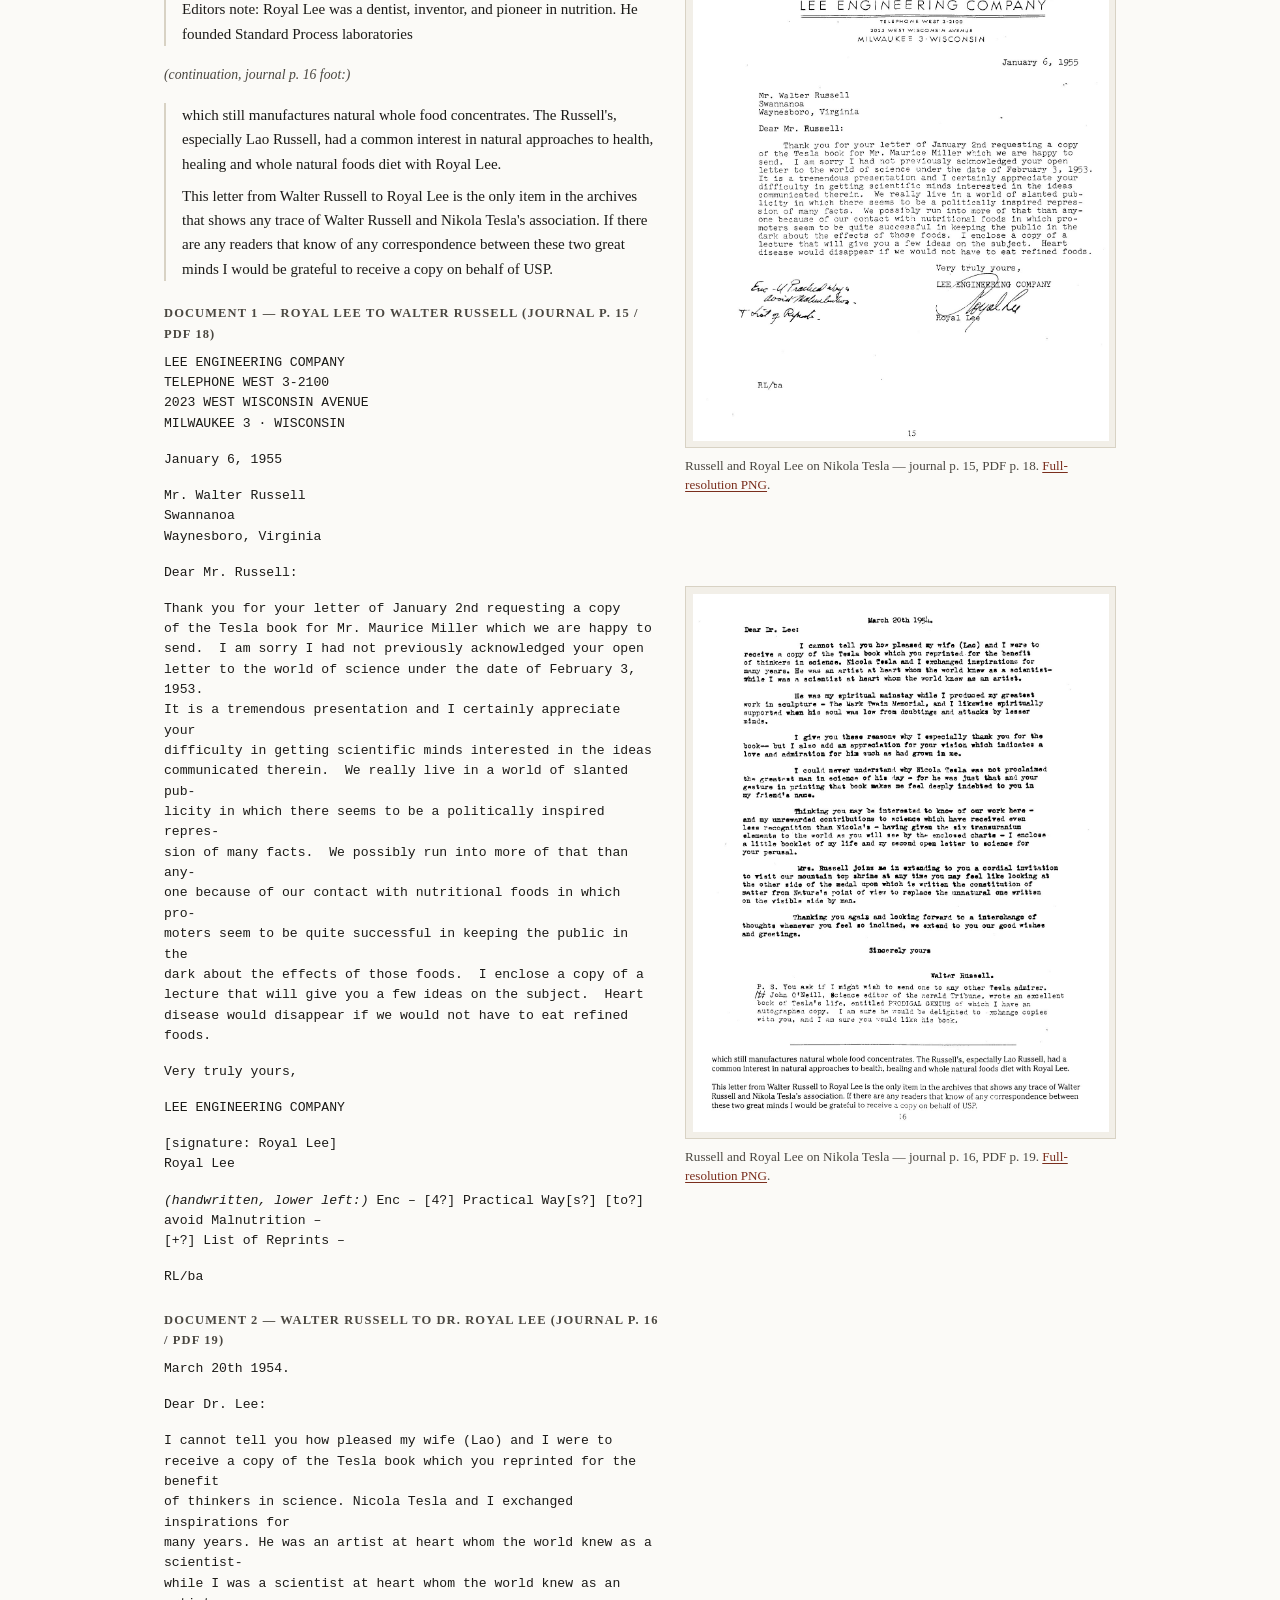
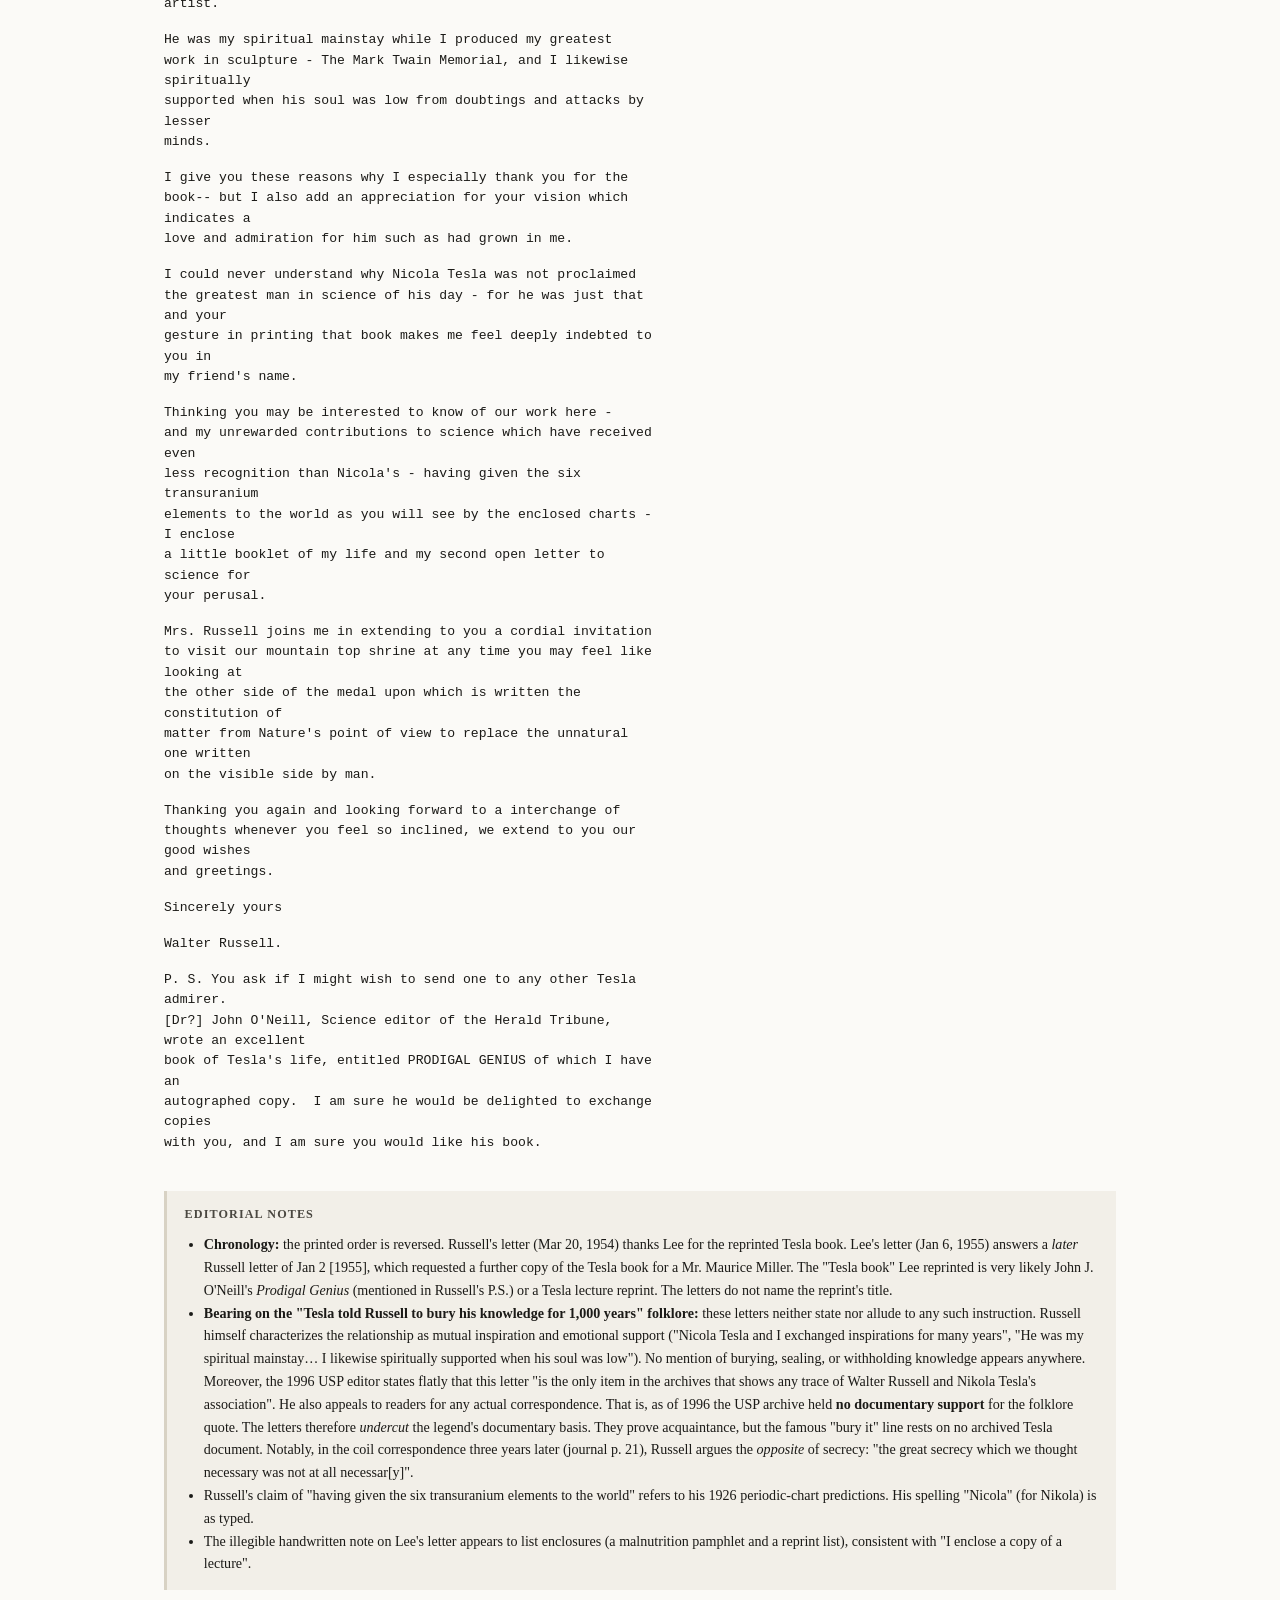
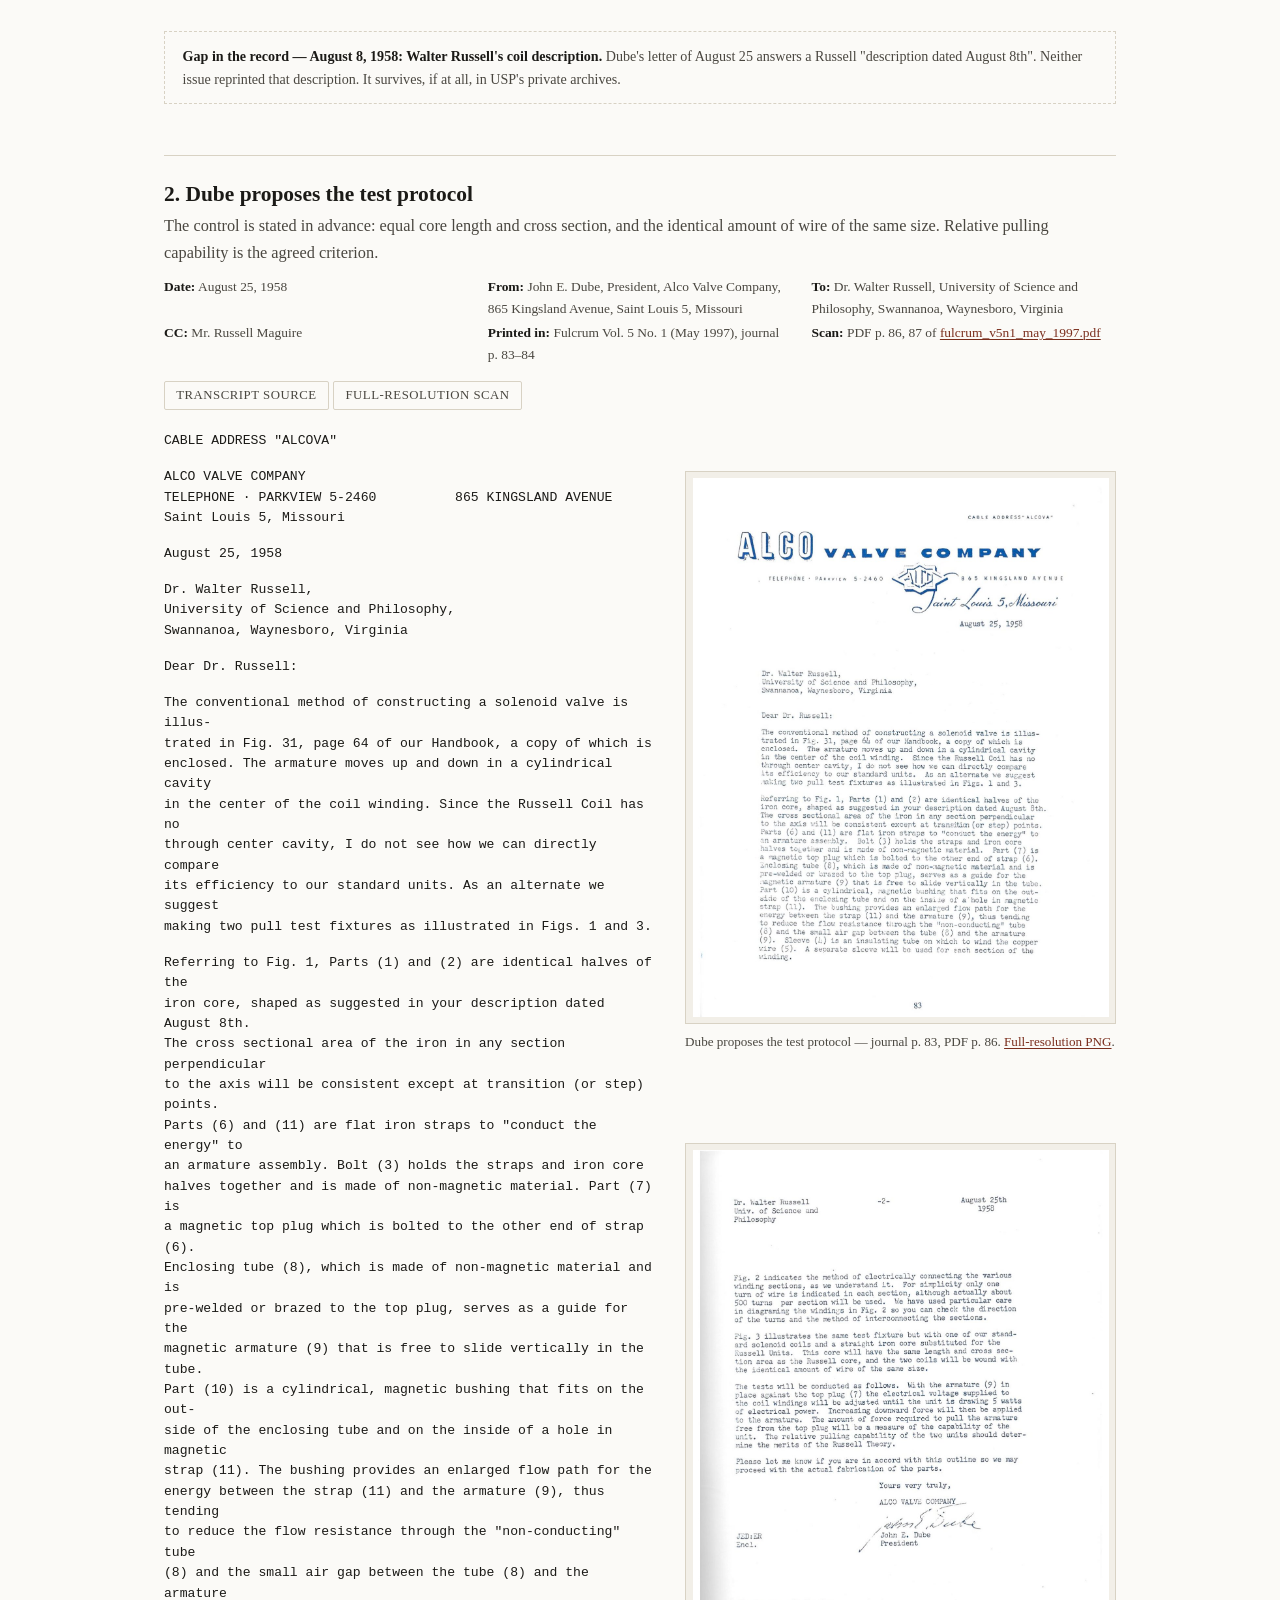
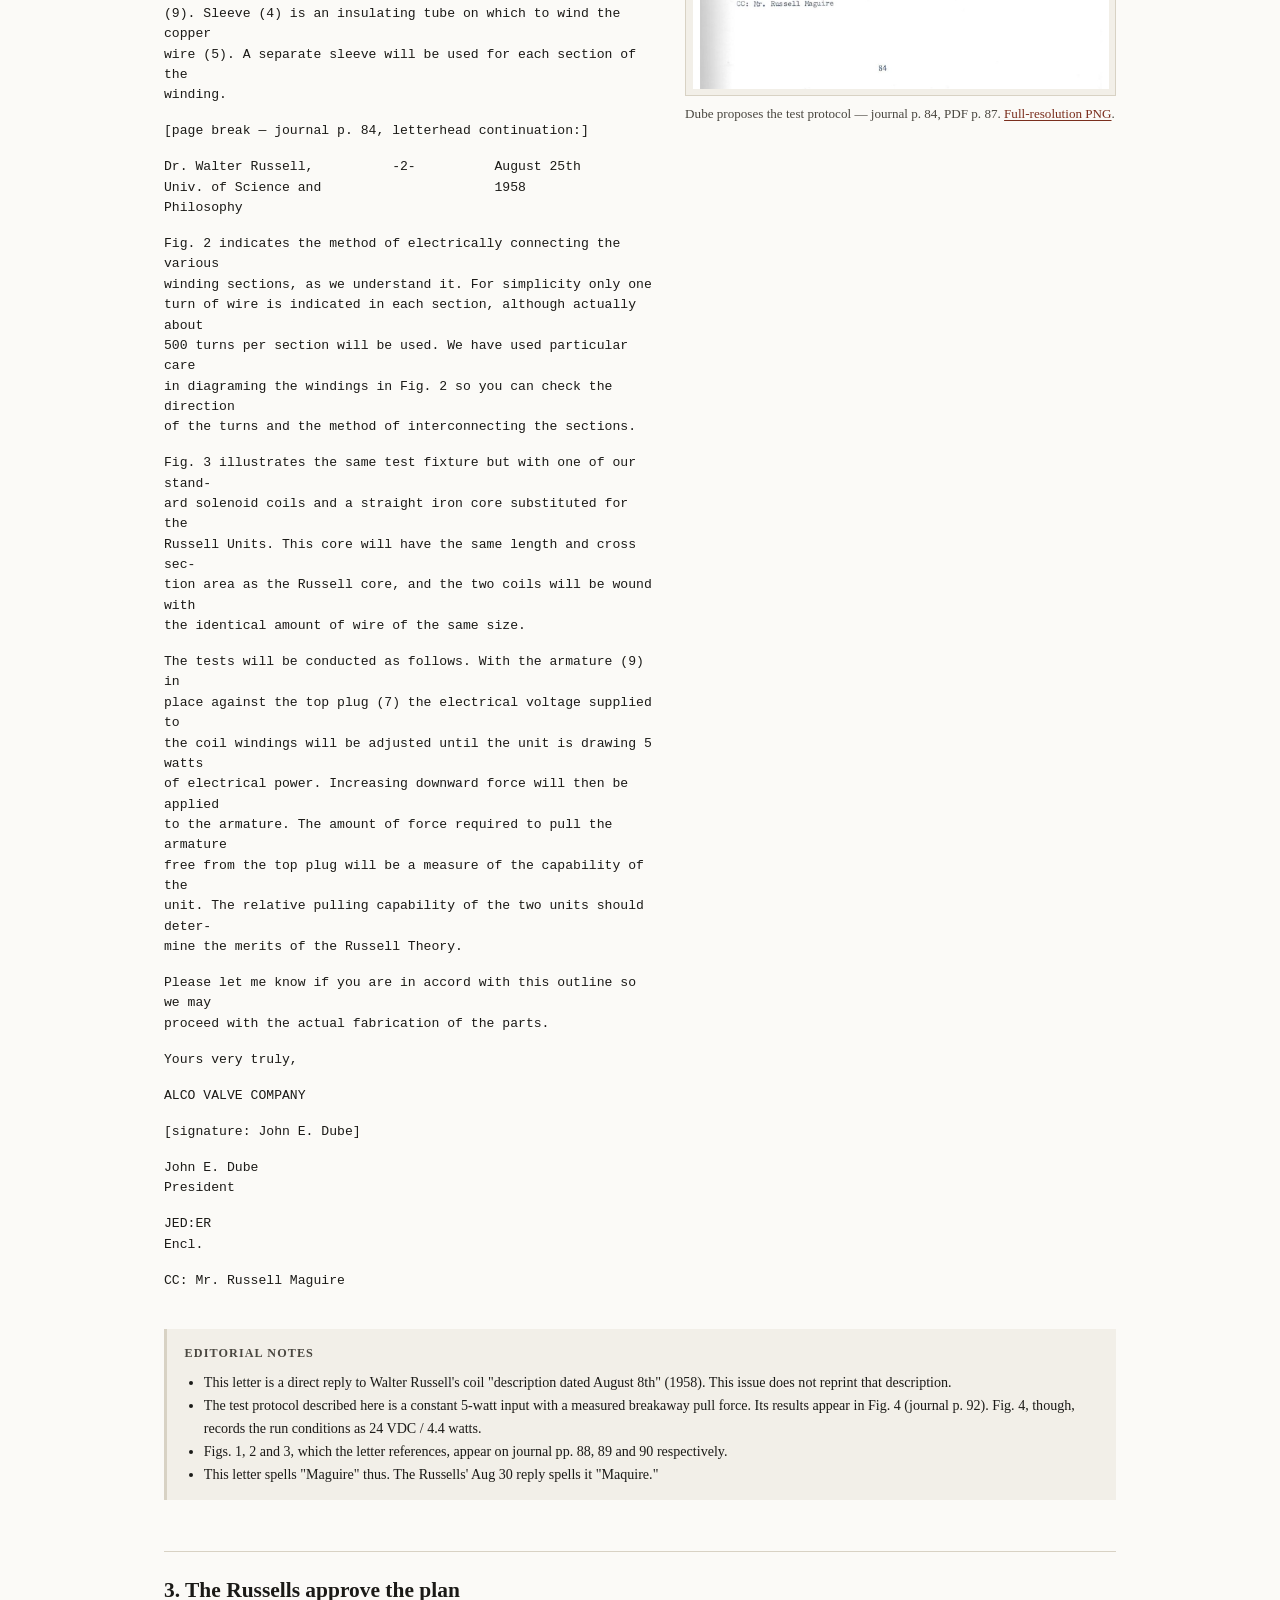
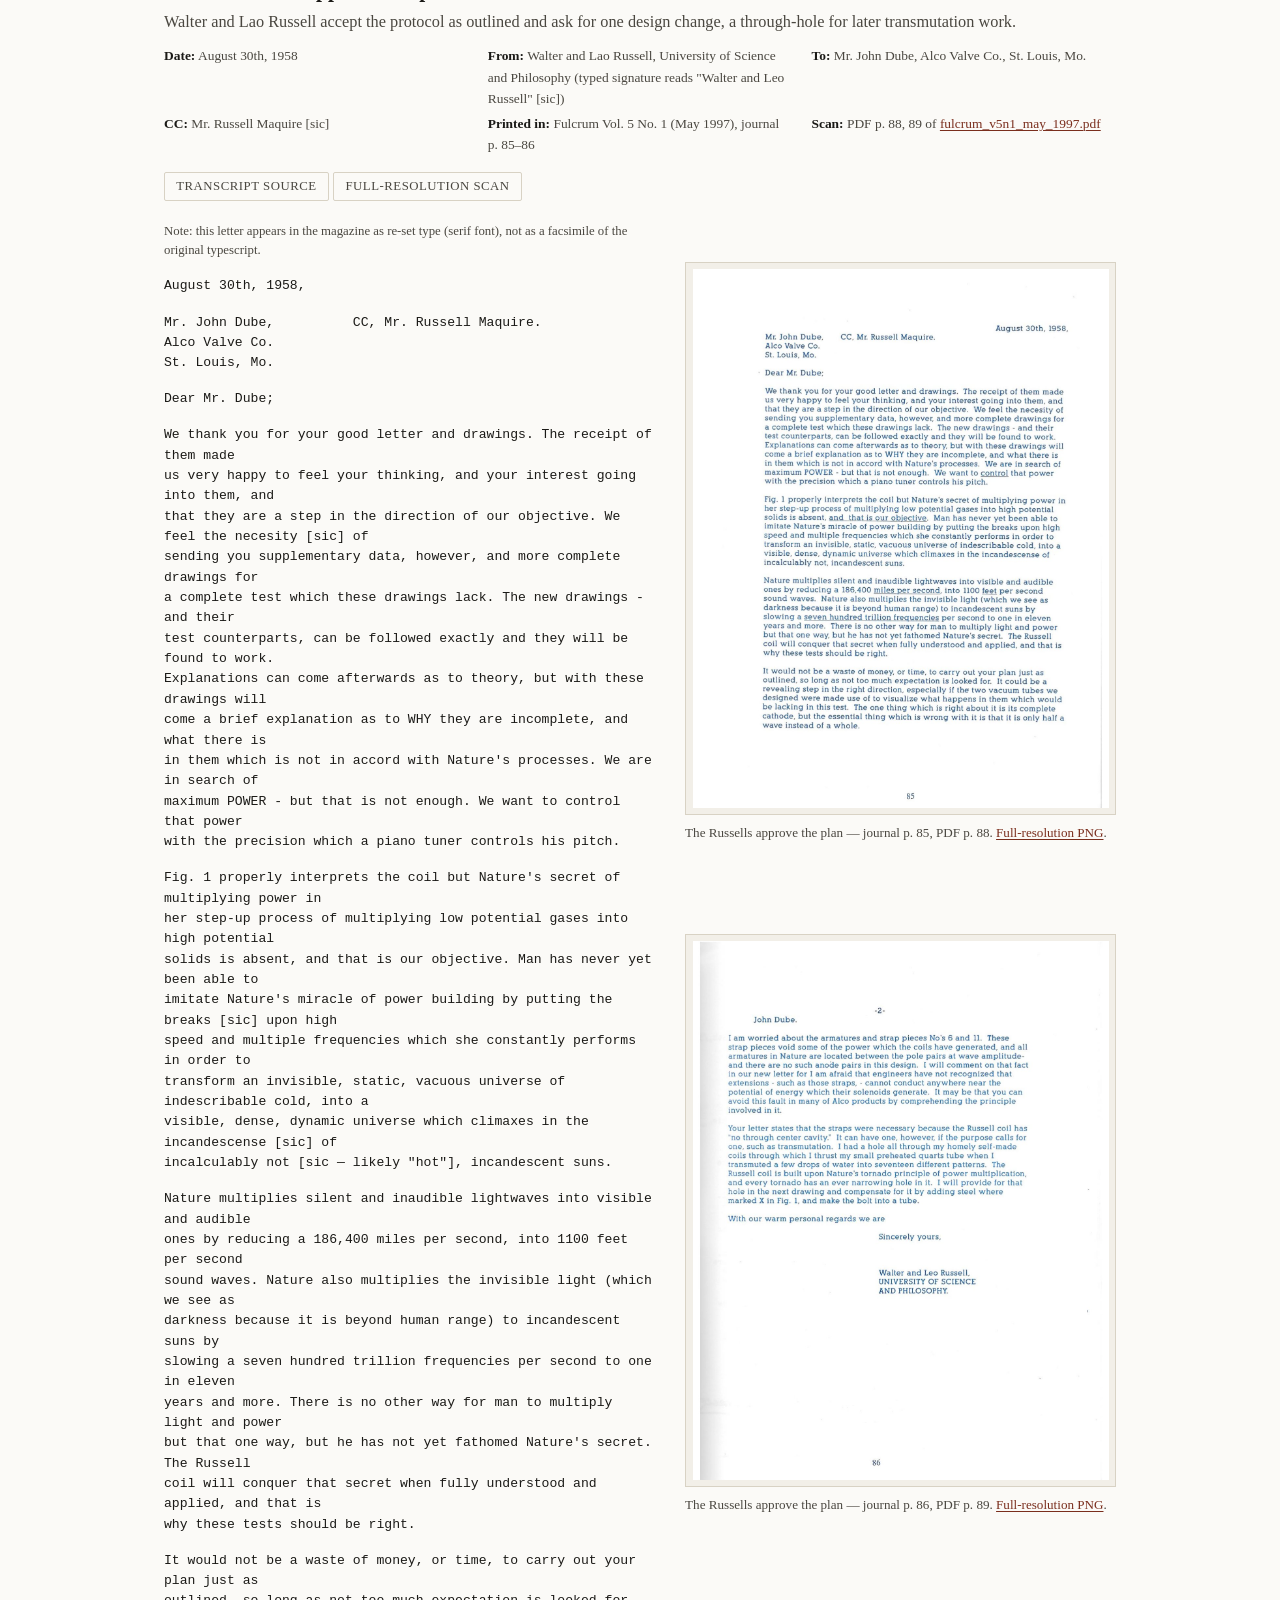
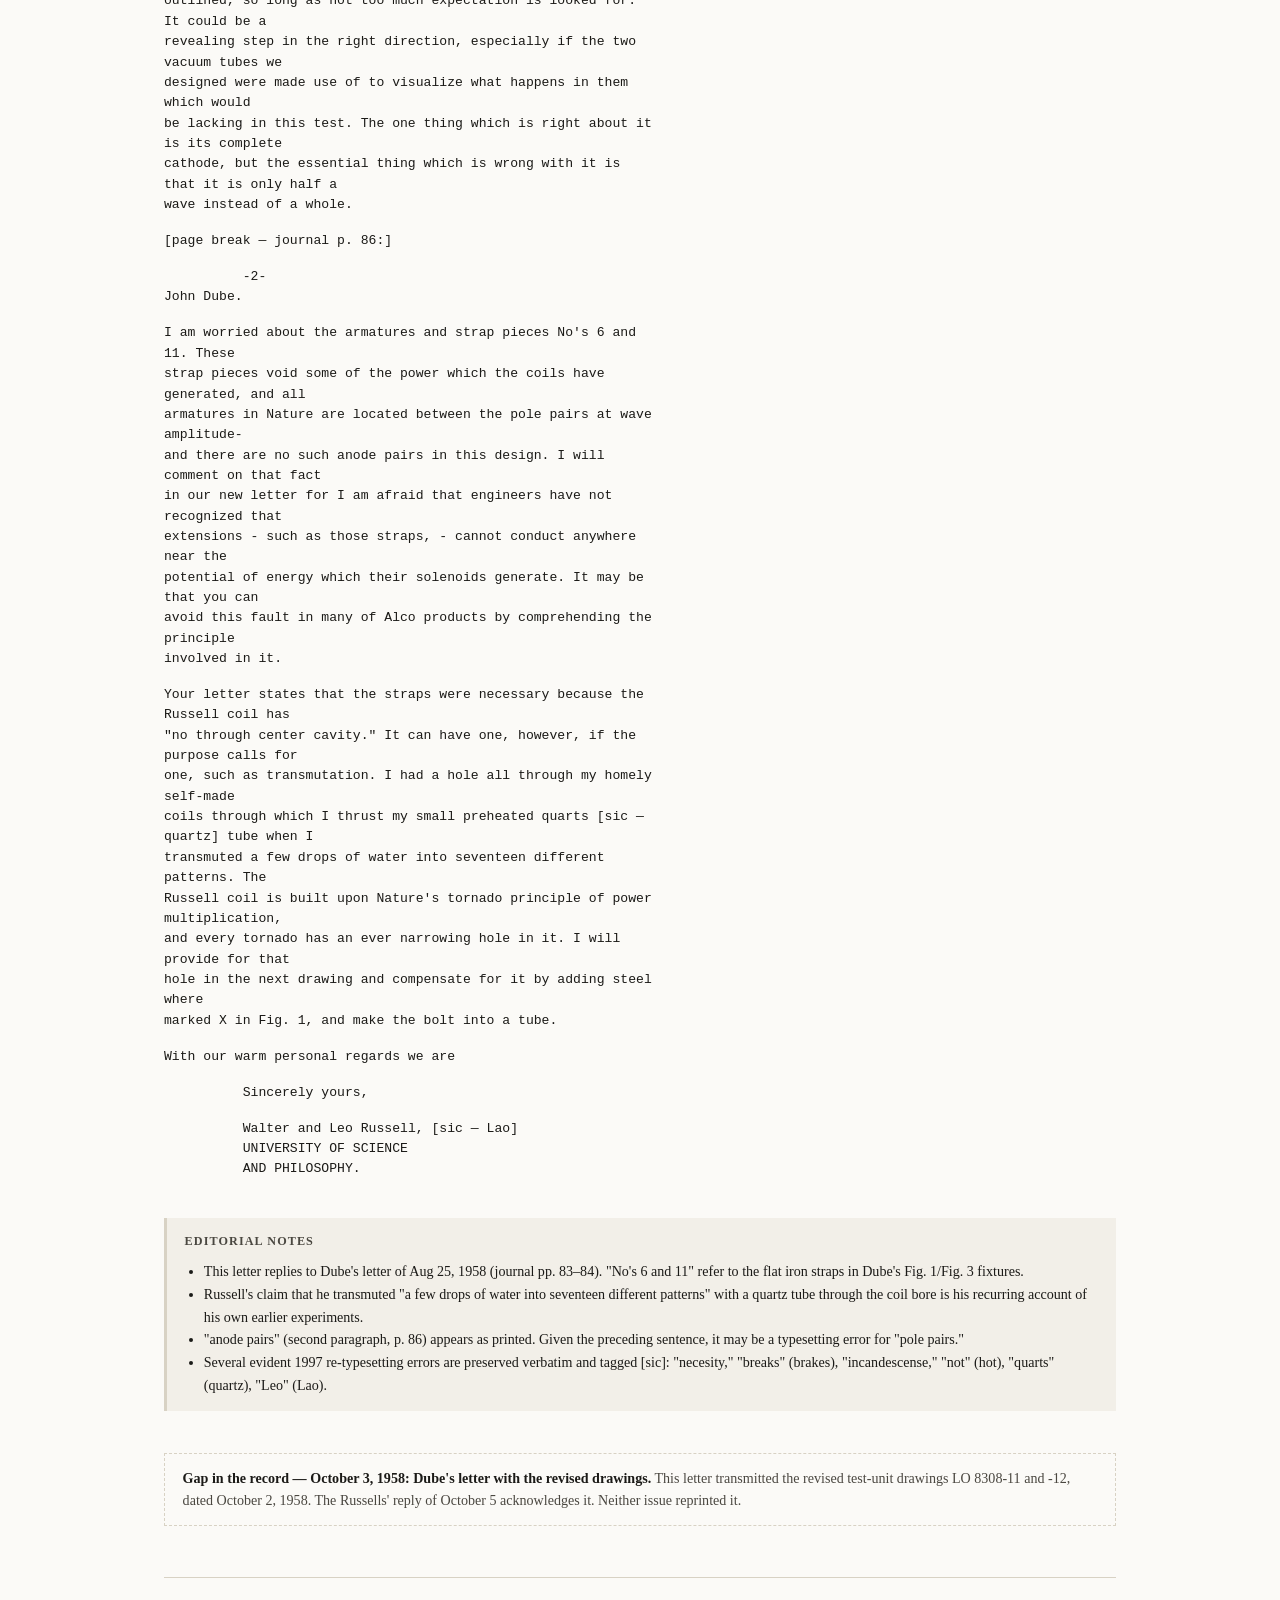
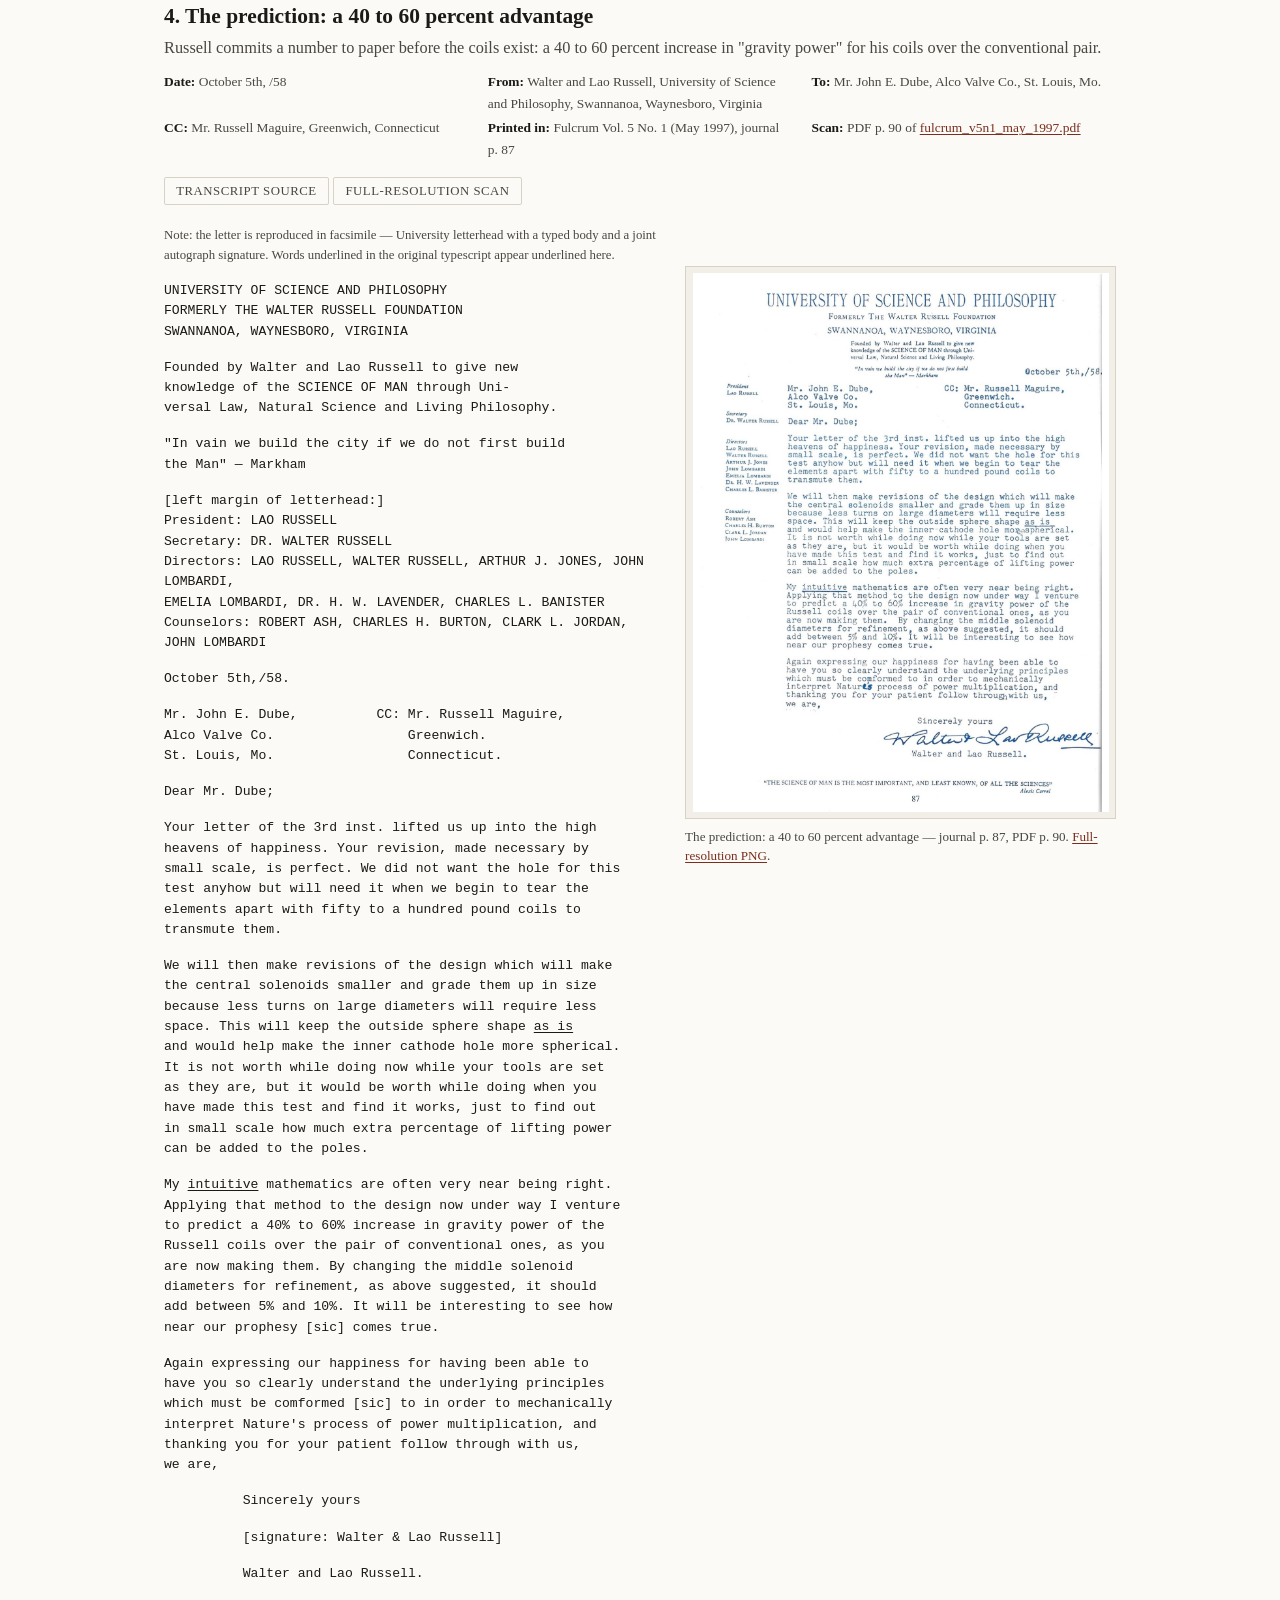
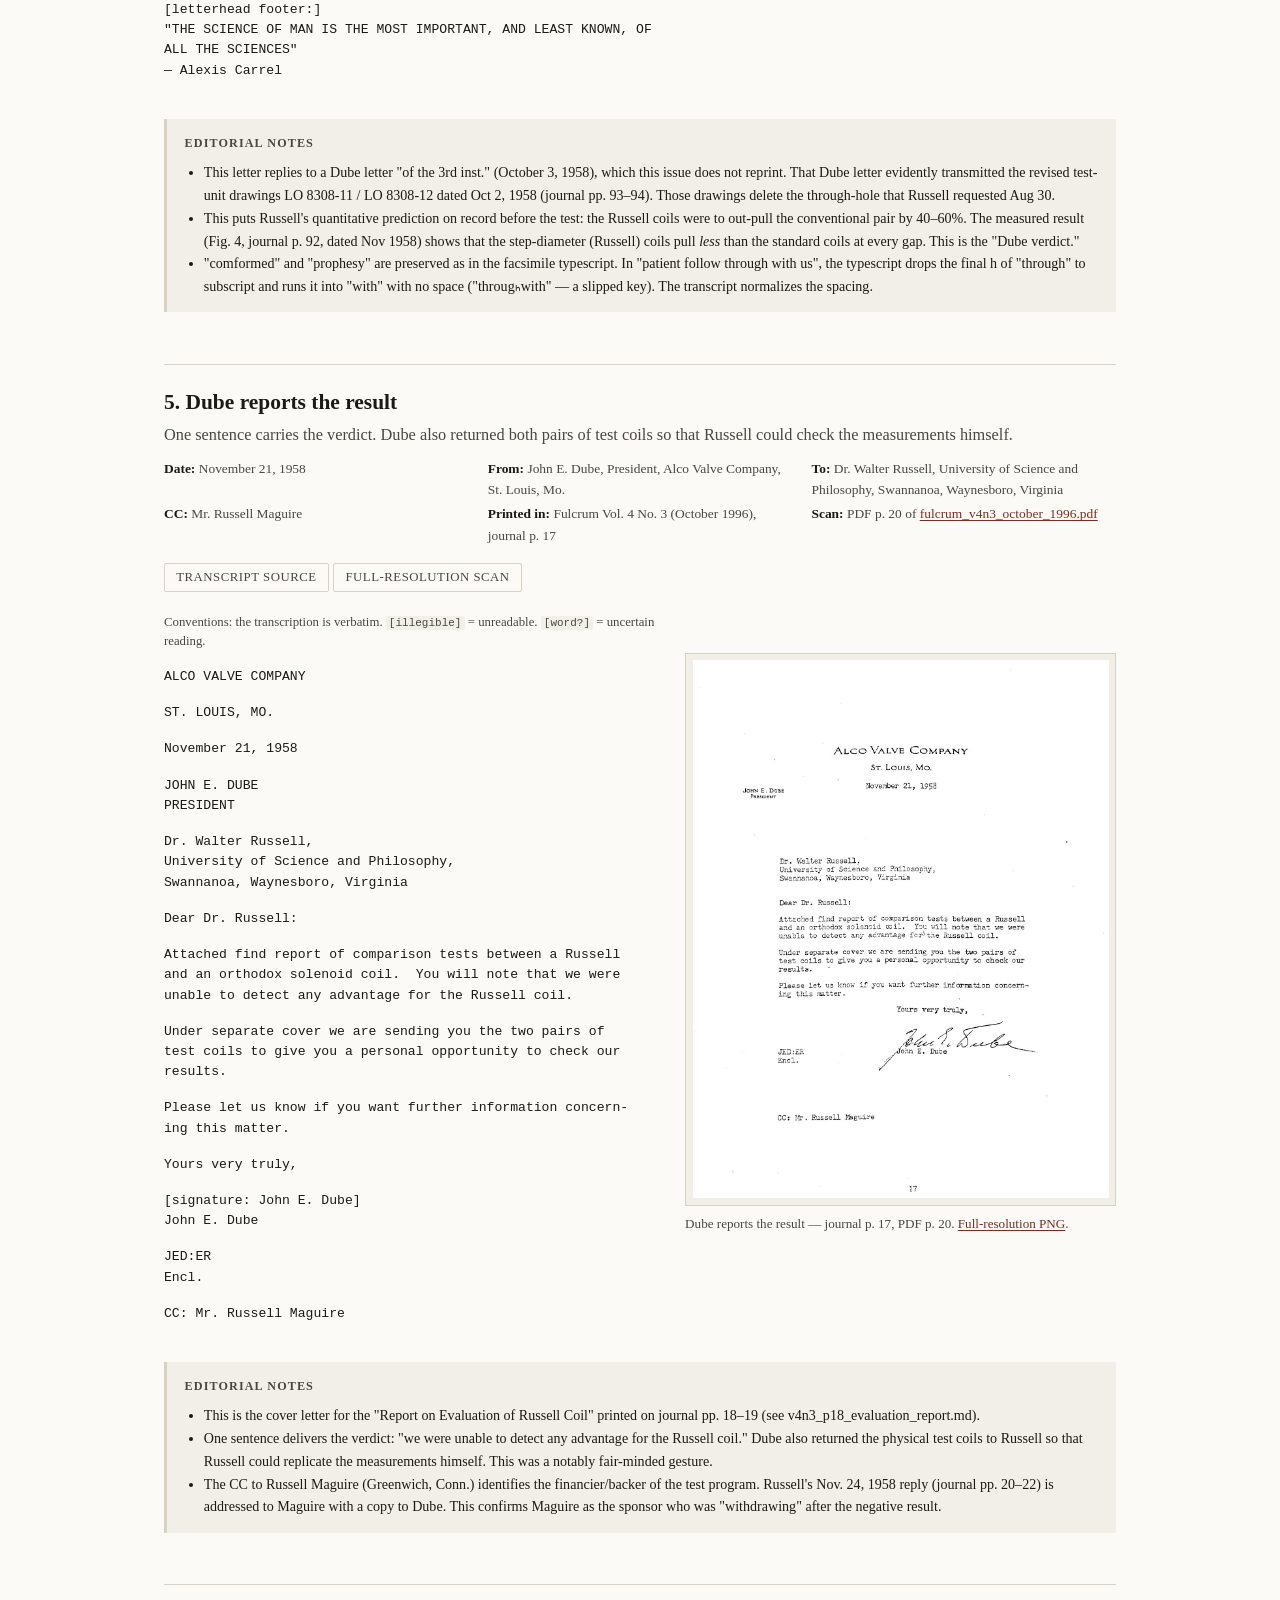
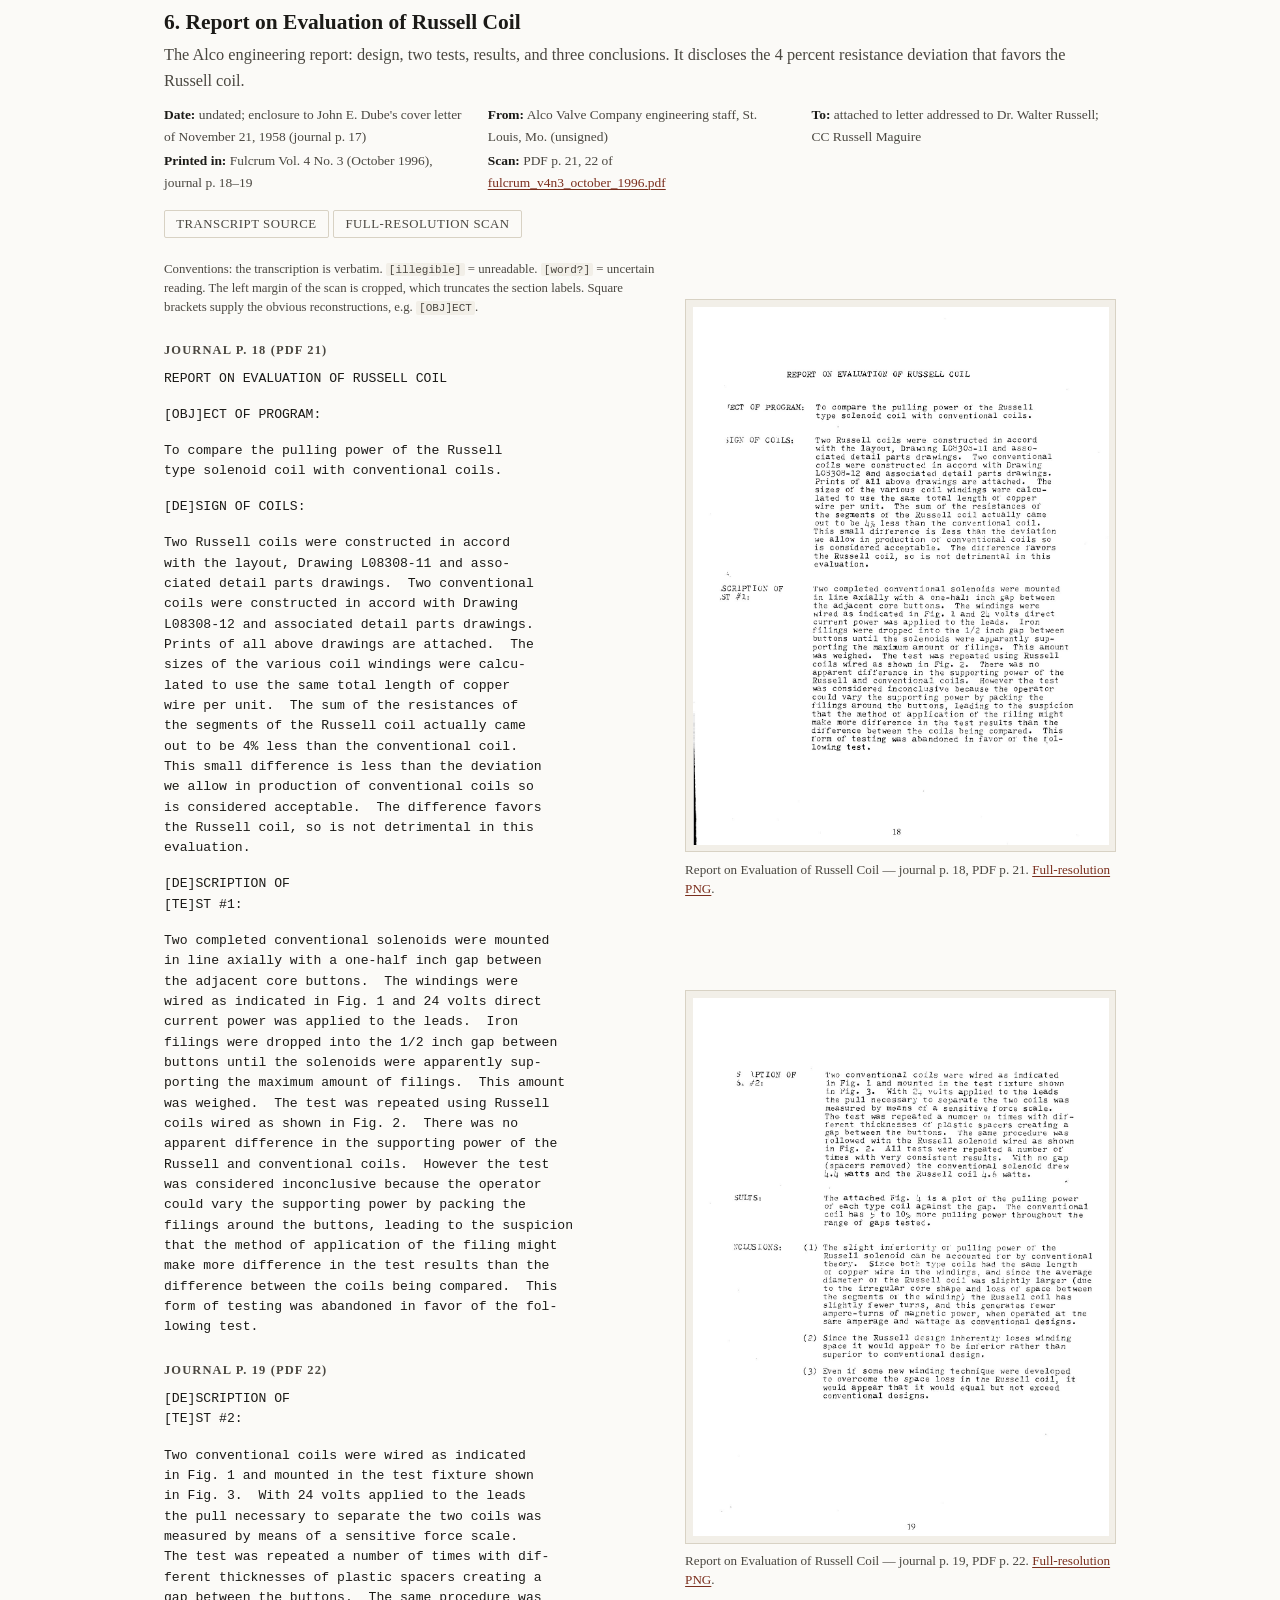
<file: docs/evidence.html>
<!doctype html>
<html lang="en">
<head>
<meta charset="utf-8">
<meta name="viewport" content="width=device-width, initial-scale=1">
<meta name="color-scheme" content="light dark">
<title>The documents — the 1958 Russell coil test</title>
<meta name="description" content="Verbatim transcripts of the nine documents of the 1958 Alco Valve test of the Russell coil, each set beside the Fulcrum page scan it comes from.">
<link rel="canonical" href="https://dube.walterrussellarchive.org/evidence.html">
<meta property="og:type" content="article">
<meta property="og:title" content="The documents — the 1958 Russell coil test">
<meta property="og:description" content="Verbatim transcripts of the nine documents of the 1958 Alco Valve test of the Russell coil, each set beside the Fulcrum page scan it comes from.">
<meta property="og:url" content="https://dube.walterrussellarchive.org/evidence.html">
<meta property="og:image" content="https://dube.walterrussellarchive.org/assets/og-card.png">
<meta property="og:image:width" content="1200">
<meta property="og:image:height" content="630">
<meta name="twitter:card" content="summary_large_image">
<link rel="stylesheet" href="assets/site.css">
<script>document.documentElement.classList.add("js");try{var t=localStorage.getItem("theme");if(t==="dark"||t==="light")document.documentElement.dataset.theme=t;}catch(e){}</script>
</head>
<body>
<header class="masthead">
  <div class="masthead-inner">
    <a class="wordmark" href="index.html">Walter Russell Archive</a>
    <nav>
      <a href="index.html">The essay</a>
      <a href="evidence.html" aria-current="page">The documents</a>
      <a href="schematics.html">The drawings</a>
      <a href="provenance.html">Provenance</a>
      <button class="theme-toggle" type="button" data-theme-toggle aria-pressed="false"
              aria-label="Switch to the dark theme" title="Switch to the dark theme">
        <svg class="icon icon-moon" viewBox="0 0 24 24" aria-hidden="true" focusable="false"><path d="M21 12.8A9 9 0 1 1 11.2 3a7 7 0 0 0 9.8 9.8z"/></svg>
        <svg class="icon icon-sun" viewBox="0 0 24 24" aria-hidden="true" focusable="false"><circle cx="12" cy="12" r="4.6"/><path d="M12 1.4v2.4M12 20.2v2.4M4.4 4.4l1.7 1.7M17.9 17.9l1.7 1.7M1.4 12h2.4M20.2 12h2.4M4.4 19.6l1.7-1.7M17.9 6.1l1.7-1.7"/></svg>
      </button>
    </nav>
  </div>
</header>
<main>
<div class="title-block">
  <p class="kicker">Primary documents</p>
  <h1>The documents</h1>
  <p class="subtitle">Nine documents from 1954 to 1997, transcribed verbatim and set beside the page scans they come from.</p>
  <div class="toolbar"><a href="index.html">The essay</a><a href="schematics.html">The drawings</a><a href="provenance.html">Provenance</a></div>
</div>
<div class="prose">
<p>The transcripts are verbatim. <code>[illegible]</code> marks unreadable text, <code>[word?]</code>
marks an uncertain reading, <code>[sic]</code> marks an error that is in the original, and square
brackets restore characters that the scan crops. Underlined words in a source document appear
<u class="src-underline">underlined</u> here. Click any page image to enlarge it.</p>
<p>Two letters in the exchange were never reprinted. They appear below as gaps, in date order.
The engineering sheets from the May 1997 issue are on <a href="schematics.html">the drawings page</a>.</p>
</div>
<div class="prose">
<h2 id="timeline">Timeline</h2>
<ul class="timeline">
  <li><span class="when">March 1954 / January 1955</span><span class="what"><a href="#tesla-lee">Russell and Royal Lee on Nikola Tesla</a></span></li>
  <li class="is-gap"><span class="when">August 8, 1958</span><span class="what">Walter Russell&#x27;s coil description — not reprinted</span></li>
  <li><span class="when">August 25, 1958</span><span class="what"><a href="#protocol">Dube proposes the test protocol</a></span></li>
  <li><span class="when">August 30, 1958</span><span class="what"><a href="#russells-approve">The Russells approve the plan</a></span></li>
  <li class="is-gap"><span class="when">October 3, 1958</span><span class="what">Dube&#x27;s letter with the revised drawings — not reprinted</span></li>
  <li><span class="when">October 5, 1958</span><span class="what"><a href="#prediction">The prediction: a 40 to 60 percent advantage</a></span></li>
  <li><span class="when">November 21, 1958</span><span class="what"><a href="#verdict">Dube reports the result</a></span></li>
  <li><span class="when">November 1958 (enclosure)</span><span class="what"><a href="#report">Report on Evaluation of Russell Coil</a></span></li>
  <li><span class="when">November 24, 1958</span><span class="what"><a href="#concession">The Russells concede</a></span></li>
  <li><span class="when">October 1996</span><span class="what"><a href="#editor-1996">The 1996 editor&#x27;s note</a></span></li>
  <li><span class="when">May 1997</span><span class="what"><a href="#editor-1997">The 1997 editor&#x27;s introduction</a></span></li>
</ul>
</div>
<section class="doc" id="tesla-lee">
  <div class="doc-head">
    <h2>1. Russell and Royal Lee on Nikola Tesla</h2>
    <p class="doc-summary">Two letters, plus the 1996 editor&#x27;s note that calls them the only trace of the Russell–Tesla association in the USP archives. Neither letter mentions secrecy.</p>
    <ul class="doc-meta">
    <li><b>Documents:</b> 1. Royal Lee (Lee Engineering Company, Milwaukee) to Walter Russell, January 6, 1955 (journal p. 15 / PDF 18)<br>2. Walter Russell to Dr. Royal Lee, March 20th 1954 (journal p. 16 / PDF 19)<br>3. 1996 editor's note (split: head of p. 15, foot of p. 16)</li>
    <li><b>Printed in:</b> Fulcrum Vol. 4 No. 3 (October 1996), journal p. 15–16</li>
    <li><b>Scan:</b> PDF p. 18, 19 of <a href="https://github.com/walter-russell-archive/russell-coil-dube-verdict/blob/main/sources/fulcrum_v4n3_october_1996.pdf" rel="noopener">fulcrum_v4n3_october_1996.pdf</a></li>
    </ul>
    <div class="toolbar doc-tools">
      <a href="https://github.com/walter-russell-archive/russell-coil-dube-verdict/blob/main/transcripts/v4n3_p15_russell_lee_tesla.md" rel="noopener">Transcript source</a>
      <a href="https://raw.githubusercontent.com/walter-russell-archive/russell-coil-dube-verdict/main/sources/v4n3_renders/v4n3_d-18.png" rel="noopener">Full-resolution scan</a>
    </div>
  </div>
  <div class="doc-body">
    <div class="doc-text">
      <p class="doc-conventions">Conventions: the transcription is verbatim. <code>[illegible]</code> = unreadable. <code>[word?]</code> = uncertain reading. Underlined words in the original appear underlined here.</p>
      <h3>Editor's note (1996), journal p. 15 head — continues at foot of p. 16</h3>
<blockquote class="src-quote"><p>From The Archives</p>
<p>Editors note: Royal Lee was a dentist, inventor, and pioneer in nutrition. He founded Standard Process laboratories</p></blockquote>
<p class="src-note"><em>(continuation, journal p. 16 foot:)</em></p>
<blockquote class="src-quote"><p>which still manufactures natural whole food concentrates. The Russell's, especially Lao Russell, had a common interest in natural approaches to health, healing and whole natural foods diet with Royal Lee.</p>
<p>This letter from Walter Russell to Royal Lee is the only item in the archives that shows any trace of Walter Russell and Nikola Tesla's association. If there are any readers that know of any correspondence between these two great minds I would be grateful to receive a copy on behalf of USP.</p></blockquote>
<h3>Document 1 — Royal Lee to Walter Russell (journal p. 15 / PDF 18)</h3>
<pre class="verbatim">LEE ENGINEERING COMPANY
TELEPHONE WEST 3-2100
2023 WEST WISCONSIN AVENUE
MILWAUKEE 3 · WISCONSIN</pre>
<pre class="verbatim">January 6, 1955</pre>
<pre class="verbatim">Mr. Walter Russell
Swannanoa
Waynesboro, Virginia</pre>
<pre class="verbatim">Dear Mr. Russell:</pre>
<pre class="verbatim">Thank you for your letter of January 2nd requesting a copy
of the Tesla book for Mr. Maurice Miller which we are happy to
send.  I am sorry I had not previously acknowledged your open
letter to the world of science under the date of February 3, 1953.
It is a tremendous presentation and I certainly appreciate your
difficulty in getting scientific minds interested in the ideas
communicated therein.  We really live in a world of slanted pub-
licity in which there seems to be a politically inspired repres-
sion of many facts.  We possibly run into more of that than any-
one because of our contact with nutritional foods in which pro-
moters seem to be quite successful in keeping the public in the
dark about the effects of those foods.  I enclose a copy of a
lecture that will give you a few ideas on the subject.  Heart
disease would disappear if we would not have to eat refined foods.</pre>
<pre class="verbatim">Very truly yours,</pre>
<pre class="verbatim">LEE ENGINEERING COMPANY</pre>
<pre class="verbatim">[signature: Royal Lee]
Royal Lee</pre>
<pre class="verbatim"><em>(handwritten, lower left:)</em> Enc – [4?] Practical Way[s?] [to?]
avoid Malnutrition –
[+?] List of Reprints –</pre>
<pre class="verbatim">RL/ba</pre>
<h3>Document 2 — Walter Russell to Dr. Royal Lee (journal p. 16 / PDF 19)</h3>
<pre class="verbatim">March 20th 1954.</pre>
<pre class="verbatim">Dear Dr. Lee:</pre>
<pre class="verbatim">I cannot tell you how pleased my wife (Lao) and I were to
receive a copy of the Tesla book which you reprinted for the benefit
of thinkers in science. Nicola Tesla and I exchanged inspirations for
many years. He was an artist at heart whom the world knew as a scientist-
while I was a scientist at heart whom the world knew as an artist.</pre>
<pre class="verbatim">He was my spiritual mainstay while I produced my greatest
work in sculpture - The Mark Twain Memorial, and I likewise spiritually
supported when his soul was low from doubtings and attacks by lesser
minds.</pre>
<pre class="verbatim">I give you these reasons why I especially thank you for the
book-- but I also add an appreciation for your vision which indicates a
love and admiration for him such as had grown in me.</pre>
<pre class="verbatim">I could never understand why Nicola Tesla was not proclaimed
the greatest man in science of his day - for he was just that and your
gesture in printing that book makes me feel deeply indebted to you in
my friend's name.</pre>
<pre class="verbatim">Thinking you may be interested to know of our work here -
and my unrewarded contributions to science which have received even
less recognition than Nicola's - having given the six transuranium
elements to the world as you will see by the enclosed charts - I enclose
a little booklet of my life and my second open letter to science for
your perusal.</pre>
<pre class="verbatim">Mrs. Russell joins me in extending to you a cordial invitation
to visit our mountain top shrine at any time you may feel like looking at
the other side of the medal upon which is written the constitution of
matter from Nature's point of view to replace the unnatural one written
on the visible side by man.</pre>
<pre class="verbatim">Thanking you again and looking forward to a interchange of
thoughts whenever you feel so inclined, we extend to you our good wishes
and greetings.</pre>
<pre class="verbatim">Sincerely yours</pre>
<pre class="verbatim">Walter Russell.</pre>
<pre class="verbatim">P. S. You ask if I might wish to send one to any other Tesla admirer.
[Dr?] John O'Neill, Science editor of the Herald Tribune, wrote an excellent
book of Tesla's life, entitled PRODIGAL GENIUS of which I have an
autographed copy.  I am sure he would be delighted to exchange copies
with you, and I am sure you would like his book.</pre>
    </div>
    <div class="scans">
<figure class="">
  <div class="scan-frame"><img src="scans/v4n3_d-18.jpg" alt="Russell and Royal Lee on Nikola Tesla — journal p. 15, PDF p. 18." width="1275" height="1650" loading="lazy" decoding="async"></div>
  <figcaption>Russell and Royal Lee on Nikola Tesla — journal p. 15, PDF p. 18. <a href="https://raw.githubusercontent.com/walter-russell-archive/russell-coil-dube-verdict/main/sources/v4n3_renders/v4n3_d-18.png" rel="noopener">Full-resolution PNG</a>.</figcaption>
</figure>
<figure class="">
  <div class="scan-frame"><img src="scans/v4n3_d-19.jpg" alt="Russell and Royal Lee on Nikola Tesla — journal p. 16, PDF p. 19." width="1275" height="1650" loading="lazy" decoding="async"></div>
  <figcaption>Russell and Royal Lee on Nikola Tesla — journal p. 16, PDF p. 19. <a href="https://raw.githubusercontent.com/walter-russell-archive/russell-coil-dube-verdict/main/sources/v4n3_renders/v4n3_d-19.png" rel="noopener">Full-resolution PNG</a>.</figcaption>
</figure>
    </div>
  </div>
<div class="doc-notes">
  <h3>Editorial notes</h3>
  <ul><li><strong>Chronology:</strong> the printed order is reversed. Russell's letter (Mar 20, 1954) thanks Lee for the reprinted Tesla book. Lee's letter (Jan 6, 1955) answers a <em>later</em> Russell letter of Jan 2 [1955], which requested a further copy of the Tesla book for a Mr. Maurice Miller. The "Tesla book" Lee reprinted is very likely John J. O'Neill's <em>Prodigal Genius</em> (mentioned in Russell's P.S.) or a Tesla lecture reprint. The letters do not name the reprint's title.</li><li><strong>Bearing on the "Tesla told Russell to bury his knowledge for 1,000 years" folklore:</strong> these letters neither state nor allude to any such instruction. Russell himself characterizes the relationship as mutual inspiration and emotional support ("Nicola Tesla and I exchanged inspirations for many years", "He was my spiritual mainstay… I likewise spiritually supported when his soul was low"). No mention of burying, sealing, or withholding knowledge appears anywhere. Moreover, the 1996 USP editor states flatly that this letter "is the only item in the archives that shows any trace of Walter Russell and Nikola Tesla's association". He also appeals to readers for any actual correspondence. That is, as of 1996 the USP archive held <strong>no documentary support</strong> for the folklore quote. The letters therefore <em>undercut</em> the legend's documentary basis. They prove acquaintance, but the famous "bury it" line rests on no archived Tesla document. Notably, in the coil correspondence three years later (journal p. 21), Russell argues the <em>opposite</em> of secrecy: "the great secrecy which we thought necessary was not at all necessar[y]".</li><li>Russell's claim of "having given the six transuranium elements to the world" refers to his 1926 periodic-chart predictions. His spelling "Nicola" (for Nikola) is as typed.</li><li>The illegible handwritten note on Lee's letter appears to list enclosures (a malnutrition pamphlet and a reprint list), consistent with "I enclose a copy of a lecture".</li></ul>
</div>
</section><div class="gap">
  <b>Gap in the record — August 8, 1958: Walter Russell&#x27;s coil description.</b>
  Dube&#x27;s letter of August 25 answers a Russell &quot;description dated August 8th&quot;. Neither issue reprinted that description. It survives, if at all, in USP&#x27;s private archives.
</div><section class="doc" id="protocol">
  <div class="doc-head">
    <h2>2. Dube proposes the test protocol</h2>
    <p class="doc-summary">The control is stated in advance: equal core length and cross section, and the identical amount of wire of the same size. Relative pulling capability is the agreed criterion.</p>
    <ul class="doc-meta">
    <li><b>Date:</b> August 25, 1958</li>
    <li><b>From:</b> John E. Dube, President, Alco Valve Company, 865 Kingsland Avenue, Saint Louis 5, Missouri</li>
    <li><b>To:</b> Dr. Walter Russell, University of Science and Philosophy, Swannanoa, Waynesboro, Virginia</li>
    <li><b>CC:</b> Mr. Russell Maguire</li>
    <li><b>Printed in:</b> Fulcrum Vol. 5 No. 1 (May 1997), journal p. 83–84</li>
    <li><b>Scan:</b> PDF p. 86, 87 of <a href="https://github.com/walter-russell-archive/russell-coil-dube-verdict/blob/main/sources/fulcrum_v5n1_may_1997.pdf" rel="noopener">fulcrum_v5n1_may_1997.pdf</a></li>
    </ul>
    <div class="toolbar doc-tools">
      <a href="https://github.com/walter-russell-archive/russell-coil-dube-verdict/blob/main/transcripts/v5n1_p83_dube_to_walter_russell_1958-08-25.md" rel="noopener">Transcript source</a>
      <a href="https://raw.githubusercontent.com/walter-russell-archive/russell-coil-dube-verdict/main/sources/v5n1_renders/v5n1_p-086.png" rel="noopener">Full-resolution scan</a>
    </div>
  </div>
  <div class="doc-body">
    <div class="doc-text">
      
      <pre class="verbatim">CABLE ADDRESS "ALCOVA"</pre>
<pre class="verbatim">ALCO VALVE COMPANY
TELEPHONE · PARKVIEW 5-2460          865 KINGSLAND AVENUE
Saint Louis 5, Missouri</pre>
<pre class="verbatim">August 25, 1958</pre>
<pre class="verbatim">Dr. Walter Russell,
University of Science and Philosophy,
Swannanoa, Waynesboro, Virginia</pre>
<pre class="verbatim">Dear Dr. Russell:</pre>
<pre class="verbatim">The conventional method of constructing a solenoid valve is illus-
trated in Fig. 31, page 64 of our Handbook, a copy of which is
enclosed. The armature moves up and down in a cylindrical cavity
in the center of the coil winding. Since the Russell Coil has no
through center cavity, I do not see how we can directly compare
its efficiency to our standard units. As an alternate we suggest
making two pull test fixtures as illustrated in Figs. 1 and 3.</pre>
<pre class="verbatim">Referring to Fig. 1, Parts (1) and (2) are identical halves of the
iron core, shaped as suggested in your description dated August 8th.
The cross sectional area of the iron in any section perpendicular
to the axis will be consistent except at transition (or step) points.
Parts (6) and (11) are flat iron straps to "conduct the energy" to
an armature assembly. Bolt (3) holds the straps and iron core
halves together and is made of non-magnetic material. Part (7) is
a magnetic top plug which is bolted to the other end of strap (6).
Enclosing tube (8), which is made of non-magnetic material and is
pre-welded or brazed to the top plug, serves as a guide for the
magnetic armature (9) that is free to slide vertically in the tube.
Part (10) is a cylindrical, magnetic bushing that fits on the out-
side of the enclosing tube and on the inside of a hole in magnetic
strap (11). The bushing provides an enlarged flow path for the
energy between the strap (11) and the armature (9), thus tending
to reduce the flow resistance through the "non-conducting" tube
(8) and the small air gap between the tube (8) and the armature
(9). Sleeve (4) is an insulating tube on which to wind the copper
wire (5). A separate sleeve will be used for each section of the
winding.</pre>
<pre class="verbatim">[page break — journal p. 84, letterhead continuation:]</pre>
<pre class="verbatim">Dr. Walter Russell,          -2-          August 25th
Univ. of Science and                      1958
Philosophy</pre>
<pre class="verbatim">Fig. 2 indicates the method of electrically connecting the various
winding sections, as we understand it. For simplicity only one
turn of wire is indicated in each section, although actually about
500 turns per section will be used. We have used particular care
in diagraming the windings in Fig. 2 so you can check the direction
of the turns and the method of interconnecting the sections.</pre>
<pre class="verbatim">Fig. 3 illustrates the same test fixture but with one of our stand-
ard solenoid coils and a straight iron core substituted for the
Russell Units. This core will have the same length and cross sec-
tion area as the Russell core, and the two coils will be wound with
the identical amount of wire of the same size.</pre>
<pre class="verbatim">The tests will be conducted as follows. With the armature (9) in
place against the top plug (7) the electrical voltage supplied to
the coil windings will be adjusted until the unit is drawing 5 watts
of electrical power. Increasing downward force will then be applied
to the armature. The amount of force required to pull the armature
free from the top plug will be a measure of the capability of the
unit. The relative pulling capability of the two units should deter-
mine the merits of the Russell Theory.</pre>
<pre class="verbatim">Please let me know if you are in accord with this outline so we may
proceed with the actual fabrication of the parts.</pre>
<pre class="verbatim">Yours very truly,</pre>
<pre class="verbatim">ALCO VALVE COMPANY</pre>
<pre class="verbatim">[signature: John E. Dube]</pre>
<pre class="verbatim">John E. Dube
President</pre>
<pre class="verbatim">JED:ER
Encl.</pre>
<pre class="verbatim">CC: Mr. Russell Maguire</pre>
    </div>
    <div class="scans">
<figure class="">
  <div class="scan-frame"><img src="scans/v5n1_p-086.jpg" alt="Dube proposes the test protocol — journal p. 83, PDF p. 86." width="1275" height="1650" loading="lazy" decoding="async"></div>
  <figcaption>Dube proposes the test protocol — journal p. 83, PDF p. 86. <a href="https://raw.githubusercontent.com/walter-russell-archive/russell-coil-dube-verdict/main/sources/v5n1_renders/v5n1_p-086.png" rel="noopener">Full-resolution PNG</a>.</figcaption>
</figure>
<figure class="">
  <div class="scan-frame"><img src="scans/v5n1_p-087.jpg" alt="Dube proposes the test protocol — journal p. 84, PDF p. 87." width="1275" height="1650" loading="lazy" decoding="async"></div>
  <figcaption>Dube proposes the test protocol — journal p. 84, PDF p. 87. <a href="https://raw.githubusercontent.com/walter-russell-archive/russell-coil-dube-verdict/main/sources/v5n1_renders/v5n1_p-087.png" rel="noopener">Full-resolution PNG</a>.</figcaption>
</figure>
    </div>
  </div>
<div class="doc-notes">
  <h3>Editorial notes</h3>
  <ul><li>This letter is a direct reply to Walter Russell's coil "description dated August 8th" (1958). This issue does not reprint that description.</li><li>The test protocol described here is a constant 5-watt input with a measured breakaway pull force. Its results appear in Fig. 4 (journal p. 92). Fig. 4, though, records the run conditions as 24 VDC / 4.4 watts.</li><li>Figs. 1, 2 and 3, which the letter references, appear on journal pp. 88, 89 and 90 respectively.</li><li>This letter spells "Maguire" thus. The Russells' Aug 30 reply spells it "Maquire."</li></ul>
</div>
</section><section class="doc" id="russells-approve">
  <div class="doc-head">
    <h2>3. The Russells approve the plan</h2>
    <p class="doc-summary">Walter and Lao Russell accept the protocol as outlined and ask for one design change, a through-hole for later transmutation work.</p>
    <ul class="doc-meta">
    <li><b>Date:</b> August 30th, 1958</li>
    <li><b>From:</b> Walter and Lao Russell, University of Science and Philosophy (typed signature reads "Walter and Leo Russell" [sic])</li>
    <li><b>To:</b> Mr. John Dube, Alco Valve Co., St. Louis, Mo.</li>
    <li><b>CC:</b> Mr. Russell Maquire [sic]</li>
    <li><b>Printed in:</b> Fulcrum Vol. 5 No. 1 (May 1997), journal p. 85–86</li>
    <li><b>Scan:</b> PDF p. 88, 89 of <a href="https://github.com/walter-russell-archive/russell-coil-dube-verdict/blob/main/sources/fulcrum_v5n1_may_1997.pdf" rel="noopener">fulcrum_v5n1_may_1997.pdf</a></li>
    </ul>
    <div class="toolbar doc-tools">
      <a href="https://github.com/walter-russell-archive/russell-coil-dube-verdict/blob/main/transcripts/v5n1_p85_russells_to_dube_1958-08-30.md" rel="noopener">Transcript source</a>
      <a href="https://raw.githubusercontent.com/walter-russell-archive/russell-coil-dube-verdict/main/sources/v5n1_renders/v5n1_p-088.png" rel="noopener">Full-resolution scan</a>
    </div>
  </div>
  <div class="doc-body">
    <div class="doc-text">
      <p class="doc-conventions">Note: this letter appears in the magazine as re-set type (serif font), not as a facsimile of the original typescript.</p>
      <pre class="verbatim">August 30th, 1958,</pre>
<pre class="verbatim">Mr. John Dube,          CC, Mr. Russell Maquire.
Alco Valve Co.
St. Louis, Mo.</pre>
<pre class="verbatim">Dear Mr. Dube;</pre>
<pre class="verbatim">We thank you for your good letter and drawings. The receipt of them made
us very happy to feel your thinking, and your interest going into them, and
that they are a step in the direction of our objective. We feel the necesity [sic] of
sending you supplementary data, however, and more complete drawings for
a complete test which these drawings lack. The new drawings - and their
test counterparts, can be followed exactly and they will be found to work.
Explanations can come afterwards as to theory, but with these drawings will
come a brief explanation as to WHY they are incomplete, and what there is
in them which is not in accord with Nature's processes. We are in search of
maximum POWER - but that is not enough. We want to control that power
with the precision which a piano tuner controls his pitch.</pre>
<pre class="verbatim">Fig. 1 properly interprets the coil but Nature's secret of multiplying power in
her step-up process of multiplying low potential gases into high potential
solids is absent, and that is our objective. Man has never yet been able to
imitate Nature's miracle of power building by putting the breaks [sic] upon high
speed and multiple frequencies which she constantly performs in order to
transform an invisible, static, vacuous universe of indescribable cold, into a
visible, dense, dynamic universe which climaxes in the incandescense [sic] of
incalculably not [sic — likely "hot"], incandescent suns.</pre>
<pre class="verbatim">Nature multiplies silent and inaudible lightwaves into visible and audible
ones by reducing a 186,400 miles per second, into 1100 feet per second
sound waves. Nature also multiplies the invisible light (which we see as
darkness because it is beyond human range) to incandescent suns by
slowing a seven hundred trillion frequencies per second to one in eleven
years and more. There is no other way for man to multiply light and power
but that one way, but he has not yet fathomed Nature's secret. The Russell
coil will conquer that secret when fully understood and applied, and that is
why these tests should be right.</pre>
<pre class="verbatim">It would not be a waste of money, or time, to carry out your plan just as
outlined, so long as not too much expectation is looked for. It could be a
revealing step in the right direction, especially if the two vacuum tubes we
designed were made use of to visualize what happens in them which would
be lacking in this test. The one thing which is right about it is its complete
cathode, but the essential thing which is wrong with it is that it is only half a
wave instead of a whole.</pre>
<pre class="verbatim">[page break — journal p. 86:]</pre>
<pre class="verbatim">          -2-
John Dube.</pre>
<pre class="verbatim">I am worried about the armatures and strap pieces No's 6 and 11. These
strap pieces void some of the power which the coils have generated, and all
armatures in Nature are located between the pole pairs at wave amplitude-
and there are no such anode pairs in this design. I will comment on that fact
in our new letter for I am afraid that engineers have not recognized that
extensions - such as those straps, - cannot conduct anywhere near the
potential of energy which their solenoids generate. It may be that you can
avoid this fault in many of Alco products by comprehending the principle
involved in it.</pre>
<pre class="verbatim">Your letter states that the straps were necessary because the Russell coil has
"no through center cavity." It can have one, however, if the purpose calls for
one, such as transmutation. I had a hole all through my homely self-made
coils through which I thrust my small preheated quarts [sic — quartz] tube when I
transmuted a few drops of water into seventeen different patterns. The
Russell coil is built upon Nature's tornado principle of power multiplication,
and every tornado has an ever narrowing hole in it. I will provide for that
hole in the next drawing and compensate for it by adding steel where
marked X in Fig. 1, and make the bolt into a tube.</pre>
<pre class="verbatim">With our warm personal regards we are</pre>
<pre class="verbatim">          Sincerely yours,</pre>
<pre class="verbatim">          Walter and Leo Russell, [sic — Lao]
          UNIVERSITY OF SCIENCE
          AND PHILOSOPHY.</pre>
    </div>
    <div class="scans">
<figure class="">
  <div class="scan-frame"><img src="scans/v5n1_p-088.jpg" alt="The Russells approve the plan — journal p. 85, PDF p. 88." width="1275" height="1650" loading="lazy" decoding="async"></div>
  <figcaption>The Russells approve the plan — journal p. 85, PDF p. 88. <a href="https://raw.githubusercontent.com/walter-russell-archive/russell-coil-dube-verdict/main/sources/v5n1_renders/v5n1_p-088.png" rel="noopener">Full-resolution PNG</a>.</figcaption>
</figure>
<figure class="">
  <div class="scan-frame"><img src="scans/v5n1_p-089.jpg" alt="The Russells approve the plan — journal p. 86, PDF p. 89." width="1275" height="1650" loading="lazy" decoding="async"></div>
  <figcaption>The Russells approve the plan — journal p. 86, PDF p. 89. <a href="https://raw.githubusercontent.com/walter-russell-archive/russell-coil-dube-verdict/main/sources/v5n1_renders/v5n1_p-089.png" rel="noopener">Full-resolution PNG</a>.</figcaption>
</figure>
    </div>
  </div>
<div class="doc-notes">
  <h3>Editorial notes</h3>
  <ul><li>This letter replies to Dube's letter of Aug 25, 1958 (journal pp. 83–84). "No's 6 and 11" refer to the flat iron straps in Dube's Fig. 1/Fig. 3 fixtures.</li><li>Russell's claim that he transmuted "a few drops of water into seventeen different patterns" with a quartz tube through the coil bore is his recurring account of his own earlier experiments.</li><li>"anode pairs" (second paragraph, p. 86) appears as printed. Given the preceding sentence, it may be a typesetting error for "pole pairs."</li><li>Several evident 1997 re-typesetting errors are preserved verbatim and tagged [sic]: "necesity," "breaks" (brakes), "incandescense," "not" (hot), "quarts" (quartz), "Leo" (Lao).</li></ul>
</div>
</section><div class="gap">
  <b>Gap in the record — October 3, 1958: Dube&#x27;s letter with the revised drawings.</b>
  This letter transmitted the revised test-unit drawings LO 8308-11 and -12, dated October 2, 1958. The Russells&#x27; reply of October 5 acknowledges it. Neither issue reprinted it.
</div><section class="doc" id="prediction">
  <div class="doc-head">
    <h2>4. The prediction: a 40 to 60 percent advantage</h2>
    <p class="doc-summary">Russell commits a number to paper before the coils exist: a 40 to 60 percent increase in &quot;gravity power&quot; for his coils over the conventional pair.</p>
    <ul class="doc-meta">
    <li><b>Date:</b> October 5th, /58</li>
    <li><b>From:</b> Walter and Lao Russell, University of Science and Philosophy, Swannanoa, Waynesboro, Virginia</li>
    <li><b>To:</b> Mr. John E. Dube, Alco Valve Co., St. Louis, Mo.</li>
    <li><b>CC:</b> Mr. Russell Maguire, Greenwich, Connecticut</li>
    <li><b>Printed in:</b> Fulcrum Vol. 5 No. 1 (May 1997), journal p. 87</li>
    <li><b>Scan:</b> PDF p. 90 of <a href="https://github.com/walter-russell-archive/russell-coil-dube-verdict/blob/main/sources/fulcrum_v5n1_may_1997.pdf" rel="noopener">fulcrum_v5n1_may_1997.pdf</a></li>
    </ul>
    <div class="toolbar doc-tools">
      <a href="https://github.com/walter-russell-archive/russell-coil-dube-verdict/blob/main/transcripts/v5n1_p87_russells_to_dube_1958-10-05.md" rel="noopener">Transcript source</a>
      <a href="https://raw.githubusercontent.com/walter-russell-archive/russell-coil-dube-verdict/main/sources/v5n1_renders/v5n1_p-090.png" rel="noopener">Full-resolution scan</a>
    </div>
  </div>
  <div class="doc-body">
    <div class="doc-text">
      <p class="doc-conventions">Note: the letter is reproduced in facsimile — University letterhead with a typed body and a joint autograph signature. Words underlined in the original typescript appear underlined here.</p>
      <pre class="verbatim">UNIVERSITY OF SCIENCE AND PHILOSOPHY
FORMERLY THE WALTER RUSSELL FOUNDATION
SWANNANOA, WAYNESBORO, VIRGINIA</pre>
<pre class="verbatim">Founded by Walter and Lao Russell to give new
knowledge of the SCIENCE OF MAN through Uni-
versal Law, Natural Science and Living Philosophy.</pre>
<pre class="verbatim">"In vain we build the city if we do not first build
the Man" — Markham</pre>
<pre class="verbatim">[left margin of letterhead:]
President: LAO RUSSELL
Secretary: DR. WALTER RUSSELL
Directors: LAO RUSSELL, WALTER RUSSELL, ARTHUR J. JONES, JOHN LOMBARDI,
EMELIA LOMBARDI, DR. H. W. LAVENDER, CHARLES L. BANISTER
Counselors: ROBERT ASH, CHARLES H. BURTON, CLARK L. JORDAN, JOHN LOMBARDI</pre>
<pre class="verbatim">October 5th,/58.</pre>
<pre class="verbatim">Mr. John E. Dube,          CC: Mr. Russell Maguire,
Alco Valve Co.                 Greenwich.
St. Louis, Mo.                 Connecticut.</pre>
<pre class="verbatim">Dear Mr. Dube;</pre>
<pre class="verbatim">Your letter of the 3rd inst. lifted us up into the high
heavens of happiness. Your revision, made necessary by
small scale, is perfect. We did not want the hole for this
test anyhow but will need it when we begin to tear the
elements apart with fifty to a hundred pound coils to
transmute them.</pre>
<pre class="verbatim">We will then make revisions of the design which will make
the central solenoids smaller and grade them up in size
because less turns on large diameters will require less
space. This will keep the outside sphere shape <u class="src-underline">as is</u>
and would help make the inner cathode hole more spherical.
It is not worth while doing now while your tools are set
as they are, but it would be worth while doing when you
have made this test and find it works, just to find out
in small scale how much extra percentage of lifting power
can be added to the poles.</pre>
<pre class="verbatim">My <u class="src-underline">intuitive</u> mathematics are often very near being right.
Applying that method to the design now under way I venture
to predict a 40% to 60% increase in gravity power of the
Russell coils over the pair of conventional ones, as you
are now making them. By changing the middle solenoid
diameters for refinement, as above suggested, it should
add between 5% and 10%. It will be interesting to see how
near our prophesy [sic] comes true.</pre>
<pre class="verbatim">Again expressing our happiness for having been able to
have you so clearly understand the underlying principles
which must be comformed [sic] to in order to mechanically
interpret Nature's process of power multiplication, and
thanking you for your patient follow through with us,
we are,</pre>
<pre class="verbatim">          Sincerely yours</pre>
<pre class="verbatim">          [signature: Walter &amp; Lao Russell]</pre>
<pre class="verbatim">          Walter and Lao Russell.</pre>
<pre class="verbatim">[letterhead footer:]
"THE SCIENCE OF MAN IS THE MOST IMPORTANT, AND LEAST KNOWN, OF ALL THE SCIENCES"
— Alexis Carrel</pre>
    </div>
    <div class="scans">
<figure class="">
  <div class="scan-frame"><img src="scans/v5n1_p-090.jpg" alt="The prediction: a 40 to 60 percent advantage — journal p. 87, PDF p. 90." width="1275" height="1650" loading="lazy" decoding="async"></div>
  <figcaption>The prediction: a 40 to 60 percent advantage — journal p. 87, PDF p. 90. <a href="https://raw.githubusercontent.com/walter-russell-archive/russell-coil-dube-verdict/main/sources/v5n1_renders/v5n1_p-090.png" rel="noopener">Full-resolution PNG</a>.</figcaption>
</figure>
    </div>
  </div>
<div class="doc-notes">
  <h3>Editorial notes</h3>
  <ul><li>This letter replies to a Dube letter "of the 3rd inst." (October 3, 1958), which this issue does not reprint. That Dube letter evidently transmitted the revised test-unit drawings LO 8308-11 / LO 8308-12 dated Oct 2, 1958 (journal pp. 93–94). Those drawings delete the through-hole that Russell requested Aug 30.</li><li>This puts Russell's quantitative prediction on record before the test: the Russell coils were to out-pull the conventional pair by 40–60%. The measured result (Fig. 4, journal p. 92, dated Nov 1958) shows that the step-diameter (Russell) coils pull <em>less</em> than the standard coils at every gap. This is the "Dube verdict."</li><li>"comformed" and "prophesy" are preserved as in the facsimile typescript. In "patient follow through with us", the typescript drops the final h of "through" to subscript and runs it into "with" with no space ("througₕwith" — a slipped key). The transcript normalizes the spacing.</li></ul>
</div>
</section><section class="doc" id="verdict">
  <div class="doc-head">
    <h2>5. Dube reports the result</h2>
    <p class="doc-summary">One sentence carries the verdict. Dube also returned both pairs of test coils so that Russell could check the measurements himself.</p>
    <ul class="doc-meta">
    <li><b>Date:</b> November 21, 1958</li>
    <li><b>From:</b> John E. Dube, President, Alco Valve Company, St. Louis, Mo.</li>
    <li><b>To:</b> Dr. Walter Russell, University of Science and Philosophy, Swannanoa, Waynesboro, Virginia</li>
    <li><b>CC:</b> Mr. Russell Maguire</li>
    <li><b>Printed in:</b> Fulcrum Vol. 4 No. 3 (October 1996), journal p. 17</li>
    <li><b>Scan:</b> PDF p. 20 of <a href="https://github.com/walter-russell-archive/russell-coil-dube-verdict/blob/main/sources/fulcrum_v4n3_october_1996.pdf" rel="noopener">fulcrum_v4n3_october_1996.pdf</a></li>
    </ul>
    <div class="toolbar doc-tools">
      <a href="https://github.com/walter-russell-archive/russell-coil-dube-verdict/blob/main/transcripts/v4n3_p17_dube_letter.md" rel="noopener">Transcript source</a>
      <a href="https://raw.githubusercontent.com/walter-russell-archive/russell-coil-dube-verdict/main/sources/v4n3_renders/v4n3_d-20.png" rel="noopener">Full-resolution scan</a>
    </div>
  </div>
  <div class="doc-body">
    <div class="doc-text">
      <p class="doc-conventions">Conventions: the transcription is verbatim. <code>[illegible]</code> = unreadable. <code>[word?]</code> = uncertain reading.</p>
      <pre class="verbatim">ALCO VALVE COMPANY</pre>
<pre class="verbatim">ST. LOUIS, MO.</pre>
<pre class="verbatim">November 21, 1958</pre>
<pre class="verbatim">JOHN E. DUBE
PRESIDENT</pre>
<pre class="verbatim">Dr. Walter Russell,
University of Science and Philosophy,
Swannanoa, Waynesboro, Virginia</pre>
<pre class="verbatim">Dear Dr. Russell:</pre>
<pre class="verbatim">Attached find report of comparison tests between a Russell
and an orthodox solenoid coil.  You will note that we were
unable to detect any advantage for the Russell coil.</pre>
<pre class="verbatim">Under separate cover we are sending you the two pairs of
test coils to give you a personal opportunity to check our
results.</pre>
<pre class="verbatim">Please let us know if you want further information concern-
ing this matter.</pre>
<pre class="verbatim">Yours very truly,</pre>
<pre class="verbatim">[signature: John E. Dube]
John E. Dube</pre>
<pre class="verbatim">JED:ER
Encl.</pre>
<pre class="verbatim">CC: Mr. Russell Maguire</pre>
    </div>
    <div class="scans">
<figure class="">
  <div class="scan-frame"><img src="scans/v4n3_d-20.jpg" alt="Dube reports the result — journal p. 17, PDF p. 20." width="1275" height="1650" loading="lazy" decoding="async"></div>
  <figcaption>Dube reports the result — journal p. 17, PDF p. 20. <a href="https://raw.githubusercontent.com/walter-russell-archive/russell-coil-dube-verdict/main/sources/v4n3_renders/v4n3_d-20.png" rel="noopener">Full-resolution PNG</a>.</figcaption>
</figure>
    </div>
  </div>
<div class="doc-notes">
  <h3>Editorial notes</h3>
  <ul><li>This is the cover letter for the "Report on Evaluation of Russell Coil" printed on journal pp. 18–19 (see v4n3_p18_evaluation_report.md).</li><li>One sentence delivers the verdict: "we were unable to detect any advantage for the Russell coil." Dube also returned the physical test coils to Russell so that Russell could replicate the measurements himself. This was a notably fair-minded gesture.</li><li>The CC to Russell Maguire (Greenwich, Conn.) identifies the financier/backer of the test program. Russell's Nov. 24, 1958 reply (journal pp. 20–22) is addressed to Maguire with a copy to Dube. This confirms Maguire as the sponsor who was "withdrawing" after the negative result.</li></ul>
</div>
</section><section class="doc" id="report">
  <div class="doc-head">
    <h2>6. Report on Evaluation of Russell Coil</h2>
    <p class="doc-summary">The Alco engineering report: design, two tests, results, and three conclusions. It discloses the 4 percent resistance deviation that favors the Russell coil.</p>
    <ul class="doc-meta">
    <li><b>Date:</b> undated; enclosure to John E. Dube's cover letter of November 21, 1958 (journal p. 17)</li>
    <li><b>From:</b> Alco Valve Company engineering staff, St. Louis, Mo. (unsigned)</li>
    <li><b>To:</b> attached to letter addressed to Dr. Walter Russell; CC Russell Maguire</li>
    <li><b>Printed in:</b> Fulcrum Vol. 4 No. 3 (October 1996), journal p. 18–19</li>
    <li><b>Scan:</b> PDF p. 21, 22 of <a href="https://github.com/walter-russell-archive/russell-coil-dube-verdict/blob/main/sources/fulcrum_v4n3_october_1996.pdf" rel="noopener">fulcrum_v4n3_october_1996.pdf</a></li>
    </ul>
    <div class="toolbar doc-tools">
      <a href="https://github.com/walter-russell-archive/russell-coil-dube-verdict/blob/main/transcripts/v4n3_p18_evaluation_report.md" rel="noopener">Transcript source</a>
      <a href="https://raw.githubusercontent.com/walter-russell-archive/russell-coil-dube-verdict/main/sources/v4n3_renders/v4n3_d-21.png" rel="noopener">Full-resolution scan</a>
    </div>
  </div>
  <div class="doc-body">
    <div class="doc-text">
      <p class="doc-conventions">Conventions: the transcription is verbatim. <code>[illegible]</code> = unreadable. <code>[word?]</code> = uncertain reading. The left margin of the scan is cropped, which truncates the section labels. Square brackets supply the obvious reconstructions, e.g. <code>[OBJ]ECT</code>.</p>
      <h3>Journal p. 18 (PDF 21)</h3>
<pre class="verbatim">REPORT ON EVALUATION OF RUSSELL COIL</pre>
<pre class="verbatim">[OBJ]ECT OF PROGRAM:</pre>
<pre class="verbatim">To compare the pulling power of the Russell
type solenoid coil with conventional coils.</pre>
<pre class="verbatim">[DE]SIGN OF COILS:</pre>
<pre class="verbatim">Two Russell coils were constructed in accord
with the layout, Drawing L08308-11 and asso-
ciated detail parts drawings.  Two conventional
coils were constructed in accord with Drawing
L08308-12 and associated detail parts drawings.
Prints of all above drawings are attached.  The
sizes of the various coil windings were calcu-
lated to use the same total length of copper
wire per unit.  The sum of the resistances of
the segments of the Russell coil actually came
out to be 4% less than the conventional coil.
This small difference is less than the deviation
we allow in production of conventional coils so
is considered acceptable.  The difference favors
the Russell coil, so is not detrimental in this
evaluation.</pre>
<pre class="verbatim">[DE]SCRIPTION OF
[TE]ST #1:</pre>
<pre class="verbatim">Two completed conventional solenoids were mounted
in line axially with a one-half inch gap between
the adjacent core buttons.  The windings were
wired as indicated in Fig. 1 and 24 volts direct
current power was applied to the leads.  Iron
filings were dropped into the 1/2 inch gap between
buttons until the solenoids were apparently sup-
porting the maximum amount of filings.  This amount
was weighed.  The test was repeated using Russell
coils wired as shown in Fig. 2.  There was no
apparent difference in the supporting power of the
Russell and conventional coils.  However the test
was considered inconclusive because the operator
could vary the supporting power by packing the
filings around the buttons, leading to the suspicion
that the method of application of the filing might
make more difference in the test results than the
difference between the coils being compared.  This
form of testing was abandoned in favor of the fol-
lowing test.</pre>
<h3>Journal p. 19 (PDF 22)</h3>
<pre class="verbatim">[DE]SCRIPTION OF
[TE]ST #2:</pre>
<pre class="verbatim">Two conventional coils were wired as indicated
in Fig. 1 and mounted in the test fixture shown
in Fig. 3.  With 24 volts applied to the leads
the pull necessary to separate the two coils was
measured by means of a sensitive force scale.
The test was repeated a number of times with dif-
ferent thicknesses of plastic spacers creating a
gap between the buttons.  The same procedure was
followed with the Russell solenoid wired as shown
in Fig. 2.  All tests were repeated a number of
times with very consistent results.  With no gap
(spacers removed) the conventional solenoid drew
4.4 watts and the Russell coil 4.6 watts.</pre>
<pre class="verbatim">[RE]SULTS:</pre>
<pre class="verbatim">The attached Fig. 4 is a plot of the pulling power
of each type coil against the gap.  The conventional
coil has 5 to 10% more pulling power throughout the
range of gaps tested.</pre>
<pre class="verbatim">[CO]NCLUSIONS:</pre>
<pre class="verbatim">(1) The slight inferiority of pulling power of the
    Russell solenoid can be accounted for by conventional
    theory.  Since both type coils had the same length
    of copper wire in the windings, and since the average
    diameter of the Russell coil was slightly larger (due
    to the irregular core shape and loss of space between
    the segments of the winding) the Russell coil has
    slightly fewer turns, and this generates fewer
    ampere-turns of magnetic power, when operated at the
    same amperage and wattage as conventional designs.</pre>
<pre class="verbatim">(2) Since the Russell design inherently loses winding
    space it would appear to be inferior rather than
    superior to conventional design.</pre>
<pre class="verbatim">(3) Even if some new winding technique were developed
    to overcome the space loss in the Russell coil, it
    would appear that it would equal but not exceed
    conventional designs.</pre>
    </div>
    <div class="scans">
<figure class="">
  <div class="scan-frame"><img src="scans/v4n3_d-21.jpg" alt="Report on Evaluation of Russell Coil — journal p. 18, PDF p. 21." width="1275" height="1650" loading="lazy" decoding="async"></div>
  <figcaption>Report on Evaluation of Russell Coil — journal p. 18, PDF p. 21. <a href="https://raw.githubusercontent.com/walter-russell-archive/russell-coil-dube-verdict/main/sources/v4n3_renders/v4n3_d-21.png" rel="noopener">Full-resolution PNG</a>.</figcaption>
</figure>
<figure class="">
  <div class="scan-frame"><img src="scans/v4n3_d-22.jpg" alt="Report on Evaluation of Russell Coil — journal p. 19, PDF p. 22." width="1275" height="1650" loading="lazy" decoding="async"></div>
  <figcaption>Report on Evaluation of Russell Coil — journal p. 19, PDF p. 22. <a href="https://raw.githubusercontent.com/walter-russell-archive/russell-coil-dube-verdict/main/sources/v4n3_renders/v4n3_d-22.png" rel="noopener">Full-resolution PNG</a>.</figcaption>
</figure>
    </div>
  </div>
<div class="doc-notes">
  <h3>Editorial notes</h3>
  <ul><li><strong>Referenced but not reprinted:</strong> the report cites wiring diagrams Figs. 1–2, test fixture Fig. 3, and the pulling-power-vs-gap plot Fig. 4. It also cites layout drawings L08308-11 (Russell coil) / L08308-12 (conventional coil) with "associated detail parts drawings." The report says all of these are attached. <strong>None of these figures or drawings appear anywhere in this Fulcrum issue.</strong> We checked through PDF page 30 (journal p. 27). After journal p. 23 the issue switches to an unrelated 1923 "Russell Rent Mutualization Plan" reprint. Russell's P.S. of Nov. 24, 1958 asked Dube to keep copies and return the originals, so the drawings presumably went back to Swannanoa.</li><li><strong>Fig. 4 recovered in V5N1:</strong> Fulcrum Vol. 5, No. 1 reprints the pull-test graph (dated ~Nov 17, 1958, 24 VDC / 4.4 W), along with drawings LO 8308-11/-12 and detail parts LO 8308-101..-109 and -120..-122 (see transcripts/INDEX_v5n1.md). A calibrated read of that graph (±0.05 lb, gridline-calibrated; see schematics/README_schematics.md) gives four points per curve at gaps 0/.014/.028/.040 in: standard 5.09/2.62/1.72/1.32 lb, step 4.80/2.38/1.52/1.21 lb. The conventional-coil advantage is 6% at contact, 10% and 13% at the middle gaps, and 9% at .040 in. This matches the report's stated "5 to 10% more pulling power throughout the range of gaps tested" within reading uncertainty. An earlier approximate read of the graph endpoints (~2.1 vs ~1.4 lb, ≈50% spread) was a misread, and this note supersedes it. A power cross-check corroborates the data: 24²/131 Ω = 4.40 W and 24²/126 Ω = 4.57 W, which equal the report's 4.4 W and 4.6 W figures.</li><li><strong>Methodological quality:</strong> for 1958 industrial practice this is a clean controlled comparison. The units have equal copper length. The resistances match within production tolerance, and the 4% deviation favors the Russell coil — i.e., it biases the test <em>toward</em> the claim under test. The staff candidly flagged the operator-dependence of the abandoned first protocol. They repeated the trials and swept the gap. The confound they identify in Conclusion (1) (larger mean winding diameter → fewer turns → fewer ampere-turns) is textbook solenoid theory.</li><li>Bottom line: the conventional coil is 5–10% stronger across all gaps. The Russell coil drew slightly more power at zero gap (4.6 W vs 4.4 W). That is, the Russell coil is worse on both counts.</li></ul>
</div>
</section><section class="doc" id="concession">
  <div class="doc-head">
    <h2>7. The Russells concede</h2>
    <p class="doc-summary">Three pages to the funder, with a copy to Dube. The concession &quot;as a fact of law&quot; stands beside the retreat: the martyrs, the moved goalposts, and the missile-defense claim.</p>
    <ul class="doc-meta">
    <li><b>Date:</b> Nov. 24th, 1958</li>
    <li><b>From:</b> Walter and Lao Russell, [Swannanoa]</li>
    <li><b>To:</b> Mr. Russell Maguire, Greenwich, Conn.</li>
    <li><b>CC:</b> Mr. John E. Dube, St. Louis, Mo.</li>
    <li><b>Printed in:</b> Fulcrum Vol. 4 No. 3 (October 1996), journal p. 20–22</li>
    <li><b>Scan:</b> PDF p. 23, 24, 25 of <a href="https://github.com/walter-russell-archive/russell-coil-dube-verdict/blob/main/sources/fulcrum_v4n3_october_1996.pdf" rel="noopener">fulcrum_v4n3_october_1996.pdf</a></li>
    </ul>
    <div class="toolbar doc-tools">
      <a href="https://github.com/walter-russell-archive/russell-coil-dube-verdict/blob/main/transcripts/v4n3_p20_russell_response.md" rel="noopener">Transcript source</a>
      <a href="https://raw.githubusercontent.com/walter-russell-archive/russell-coil-dube-verdict/main/sources/v4n3_renders/v4n3_d-23.png" rel="noopener">Full-resolution scan</a>
    </div>
  </div>
  <div class="doc-body">
    <div class="doc-text">
      <p class="doc-conventions">Conventions: the transcription is verbatim. <code>[illegible]</code> = unreadable. <code>[word?]</code> = uncertain reading. Words underlined in the original appear underlined here. Typographical errors in the original are preserved, with <code>[sic]</code> added where they can confuse. Square brackets restore characters lost at the cropped/faded page edge.</p>
      <h3>Page 1 (journal p. 20 / PDF 23)</h3>
<pre class="verbatim">Nov. 24th, 1958.</pre>
<pre class="verbatim">Mr. Russell Maguire,          Cc. Mr. John E. Dube,
Greenwich, Conn.              St. Louis, Mo.</pre>
<pre class="verbatim">Dear Russell;</pre>
<pre class="verbatim">First let us thank you sincerely for making this second step
toward the accomplishment of our epochal goal - the control
of matter - and to thank Mr. Dube for his meticulous care and
patience in working out the mechanics and mathematics of our
coil unit in so skillful and masterful a manner. Having done
this let us now examine the result of it from both your point
of view and ours.</pre>
<pre class="verbatim">To you the resultant test was a failure and you undoubtedly
judged it a failure because it did not do what we said it would
do. For that reason we feel that you are fully justified in
withdrawing from it. From our point of view it but informs
us of one seemingly mistaken step which every greatgiver of idea
to the world encounters during the mechanical unfolding of his
idea. It has made us fully aware of what that mistake is, but
we do not see failure in it as you probably do. Alexander Graham
Bell encountered many such seeming mistakes which his backers
and friends considered dead ends, during his struggle with the
telephone. He was reduced to apple and cheese diet for long
periods because of them. He won out, however, for within him
was a light of knowing which the world did not recognize.
Charles Goodyear gave rubber to the world against ten times the
resistance by a world which named him a fool, a cheat and a
knave. Yet each of these two "fools" transformed the world
communications systems in their two separate ways.</pre>
<pre class="verbatim">Our mistake was in making an issue of an <u class="src-underline">effect</u> which in no
way affected our objective. We mistakenly based that test upon
our assumption that the Russells' coil would greatly increase
the magnetic field potential over that of the traditional coil,
because of the back-wiring, and one-way wiring practice now in
use -- while our real objective is to produce a new wiring
system in a coil whichwould [sic] <u class="src-underline">control the construction of matter</u>
by dividing the static white light of space into pairs of
spectrum mates, as each wave thus divide[s?] light to integrate
its pairs.</pre>
<pre class="verbatim">Our assumption of that greater power was purely theoretical
and unimportant. We can now see by this test that any two wire
coils, wound in any way whatsoever, will give equal resultant
field potential, providing that the various dimensions of
each coil are equal. We can readily see that now, and can
admit it as a fact of law, as you have proved it to be.</pre>
<h3>Page 2 (journal p. 21 / PDF 24)</h3>
<pre class="verbatim">-2-</pre>
<pre class="verbatim">The fact that back-wiring does not subtract from power is a lesson
which will enable us to simplify our coil by not having to make it in
sections, but as long as the one-way wiring system is used in this
two-way universe of divided mate-pairs, science will be limited to
a <u class="src-underline">synthesis of existent matter.</u> It will never be able to transmute
one element into another or to create new elements. To create and
control matter, it is necessary that the two-way wave principle which
divides light into spectrum pairs, be employed, and that can be done
only by obeying Nature's laws of construction.  Present day science
can neither obey or command these laws,for [sic] the construction of matter
is admittedly a blank slate.</pre>
<pre class="verbatim"><u class="src-underline">YOU</u> know what our objective is, and you know what world-control over
its gases and metals would mean. We want to give the secret of that
power to a source of GOOD to conquer <u class="src-underline">evil</u>. We want the world's needs
for power and for the creation of fuels, metals andwater [sic] to be under
the control of men who have <u class="src-underline">knowledge</u>, and of a character which will
not misuse them, and not let the world be subjected to shortages of
essential needs and consequent suffering, because of ignorance of
Nature's processes of construction and their control.</pre>
<pre class="verbatim">Our coil is the most basic thing in science because it contains within
it the entire principle which emulates the wave in every respect, and
the wave is Nature's ONE UNIT which creates all things.</pre>
<pre class="verbatim">This test, plus our wrong assumption about back-wiring, has taught us
that the great secrecy which we thought necessary was not at all necessar[y]
for we could actually give this coil to anyone and tell him that it
held the world's greatest secret and he would not know how to use it.
It would be as safe as pointing to the sun and telling him the same
thing - and he still could not use it.  In fact we doubt if it is
patentable because of its mechanical similarity. After all a coil is
a tool, like a lever. A lever cannot be patented but a typewriter,
operated by levers can be. That which we can patent is a mechanical
system which <u class="src-underline">can do what no other mechanical system can do.</u></pre>
<pre class="verbatim">Perhaps the next step is to reconstruct the mechanical system which
one of us produced long ago in Westinghouse Laboratories, which made it
possible to change six cubic centimeters of water into seventeen other
"substances". In doing so water was assumed to be one of the toneSof [sic] the
nine octave harp which the universe is. A universal "tuning fork" was
produced which changed the pressure dimensions of one tone into another,
as a piano tuner, violinist or harpist do to their tones.</pre>
<pre class="verbatim">That knowledge of principle we alone have. We alone can give that tuning
fork ( a differently powered one for each octave) to the world. This gift
would be useless to anyone who has not the vast knowledge of basic
principle which lies behind its usage, such as the geometry of space
which measures and controls the dimensions of wave fields - the mechanics
arising from that knowledge which causes compression-expansion sequences
of the universal heartbeat - the power to transmute existing metals or
create new ones - the "echo" or radar principle which repeats every
thing which happens everywhere to every other where - the power-projection
principle of Nature which will rid science of its costly and primitive
power lines as its present system of power-transmission - and, most
important of all, will immunize any nation from being hurt by any approach-
ing missile, bomb, submarine, warship or plane.</pre>
<h3>Page 3 (journal p. 22 / PDF 25)</h3>
<pre class="verbatim">-3-</pre>
<pre class="verbatim">CONCLUSION.</pre>
<pre class="verbatim">As soon as it is humanly possible we will take another step to
demonstrate what is herein written, but the time limit which we
can give to this is small because of our university activities,
and our financial power is limited to our own earnings, but, despit[e]
all handicaps, we will demonstrate to you that this test is in no
way a finality. It has been an easily surmountable hurdle into a
strata of greater light. It has helped to simplify our procedure
by ridding it of the one thing about it which was theroetical [sic], and
proved to us that the end result is where we should look for patent
protection, and not in any mechanical tool used to attain that resul[t]</pre>
<pre class="verbatim">For these reasons we ask you to hold any opinions you have formed
in suspension until we find ourselves able to open another door in
the long corridors which every creator of new idea must painfully
find his way - <u class="src-underline">and surmount</u> each unseen obstacle  as it rises
before him to try to block his way.</pre>
<pre class="verbatim">Again thanking you for your valued help to us, and to the world,
and assuring you of our warm personal regards, we are</pre>
<pre class="verbatim">Sincerely yours,</pre>
<pre class="verbatim">[signature: Walter and Lao Russell]
Walter and Lao Russell.</pre>
<pre class="verbatim">P. S. Please ask Mr. Dube to
return our original papers for
posterity, and take copies in place
of them for his records.</pre>
    </div>
    <div class="scans">
<figure class="">
  <div class="scan-frame"><img src="scans/v4n3_d-23.jpg" alt="The Russells concede — journal p. 20, PDF p. 23." width="1275" height="1650" loading="lazy" decoding="async"></div>
  <figcaption>The Russells concede — journal p. 20, PDF p. 23. <a href="https://raw.githubusercontent.com/walter-russell-archive/russell-coil-dube-verdict/main/sources/v4n3_renders/v4n3_d-23.png" rel="noopener">Full-resolution PNG</a>.</figcaption>
</figure>
<figure class="">
  <div class="scan-frame"><img src="scans/v4n3_d-24.jpg" alt="The Russells concede — journal p. 21, PDF p. 24." width="1275" height="1650" loading="lazy" decoding="async"></div>
  <figcaption>The Russells concede — journal p. 21, PDF p. 24. <a href="https://raw.githubusercontent.com/walter-russell-archive/russell-coil-dube-verdict/main/sources/v4n3_renders/v4n3_d-24.png" rel="noopener">Full-resolution PNG</a>.</figcaption>
</figure>
<figure class="">
  <div class="scan-frame"><img src="scans/v4n3_d-25.jpg" alt="The Russells concede — journal p. 22, PDF p. 25." width="1275" height="1650" loading="lazy" decoding="async"></div>
  <figcaption>The Russells concede — journal p. 22, PDF p. 25. <a href="https://raw.githubusercontent.com/walter-russell-archive/russell-coil-dube-verdict/main/sources/v4n3_renders/v4n3_d-25.png" rel="noopener">Full-resolution PNG</a>.</figcaption>
</figure>
    </div>
  </div>
<div class="doc-notes">
  <h3>Editorial notes</h3>
  <ul><li><strong>The key concession</strong> (p. 1, ¶4–5): the Russells accept the null result unreservedly — "any two wire coils, wound in any way whatsoever, will give equal resultant field potential, providing that the various dimensions of each coil are equal. We can readily see that now, and can admit it as a fact of law, as you have proved it to be." The 1996 editor quotes this sentence on journal p. 23.</li><li><strong>The reframe:</strong> the letter concedes the <em>effect</em> (greater power). It then pivots to claim that the coil's real purpose was always to "control the construction of matter" — transmutation, not output — and it reclassifies the power claim as "purely theoretical and unimportant." The comparisons to Bell and Goodyear, the geopolitical stakes (GOOD vs evil, missile immunity), and the Westinghouse water-transmutation story all serve this pivot.</li><li><strong>Secrecy reversal:</strong> the test convinced them that "the great secrecy which we thought necessary was not at all necessar[y]". This is directly relevant to community folklore about Russell's secret knowledge. Here Russell himself says they could give the coil to anyone safely.</li><li>"whichwould", "andwater", "laws,for", "theroetical", "toneSof" are run-together or slipped-key typos preserved as typed in the original. "greatgiver" is one word in the original. The extra space in "obstacle  as" (p. 3) reflects the typing.</li><li>The letter treats Maguire's withdrawal as an accomplished fact ("you are fully justified in withdrawing from it"). No further Alco/Maguire test round is known from this issue.</li></ul>
</div>
</section><section class="doc" id="editor-1996">
  <div class="doc-head">
    <h2>8. The 1996 editor&#x27;s note</h2>
    <p class="doc-summary">USP&#x27;s editor states why he printed the file, asks that the concession appear in future editions of the Home Study Course, and reports a second negative result on the Unit 11 lens bank.</p>
    <ul class="doc-meta">
    <li><b>Date:</b> 1996 (editorial comment on the 1958 correspondence)</li>
    <li><b>From:</b> Fulcrum editor [Chester A. Hatstat, per masthead practice of the period], University of Science and Philosophy</li>
    <li><b>Printed in:</b> Fulcrum Vol. 4 No. 3 (October 1996), journal p. 23</li>
    <li><b>Scan:</b> PDF p. 26 of <a href="https://github.com/walter-russell-archive/russell-coil-dube-verdict/blob/main/sources/fulcrum_v4n3_october_1996.pdf" rel="noopener">fulcrum_v4n3_october_1996.pdf</a></li>
    </ul>
    <div class="toolbar doc-tools">
      <a href="https://github.com/walter-russell-archive/russell-coil-dube-verdict/blob/main/transcripts/v4n3_p23_editor_note.md" rel="noopener">Transcript source</a>
      <a href="https://raw.githubusercontent.com/walter-russell-archive/russell-coil-dube-verdict/main/sources/v4n3_renders/v4n3_d-26.png" rel="noopener">Full-resolution scan</a>
    </div>
  </div>
  <div class="doc-body">
    <div class="doc-text">
      <p class="doc-conventions">Conventions: the transcription is verbatim. The two-column page is transcribed in reading order. <code>[illegible]</code> = unreadable. <code>[word?]</code> = uncertain reading. Titles italicized in the original (<em>Home Study Course</em>, <em>HSC</em>, <em>Fulcrum</em>) are rendered in italics. Words underlined in the original appear underlined here.</p>
      <pre class="verbatim">Editor's note: I feel it is imperative to publish the test
results that Walter Russell received after testing the
viability of his contention in the <em>Home Study Course</em>
unit 10 and in other writings that spiral wound coils
produce a greater current flow and thus greater power.
I know for a fact that many people have spent
countless hours in attempting to construct spiral
wound coils in hopes of getting greater power out of
them as the <em>HSC</em> claims. It is my desire that the results
of the test data, how the coils were constructed and
tested, and Walter Russells response will save
researchers much time in their attempts to bring to
fruition any possible fruit from the concept. I am
certain that both Walter and Lao Russell would want
this information available to their students at this point
in time.</pre>
<pre class="verbatim">Apparently the tests revealed and Walter Russell
agreed that, "any two wire coils wound in any way
whatsoever, will give equal resultant field potential,
providing that the various dimensions of each coil are
equal". Since this appears to be the fact I believe that
this should be noted in future additons [sic] of the <em>HSC</em>
along with a commentary about what he felt still might
be viable in the concept of spiral windings for new
technology. Exactly what he still felt was viable as
stated in his letter of Nov. 24th. 1958 is unclear to me.</pre>
<pre class="verbatim">On page two of his letter fourth paragraph in the third
sentence, I believe the word similarity was meant to
be simplicity.</pre>
<pre class="verbatim">It appears that Russell continued to think that spiral
coils were essential for transmutation as he says that
science, "will never be able to transmute one element
into another or to create new elements".... "as long as
the one way wiring system is used in this two way
universe.....". Yet, Russell transmuted matter at the
Westinghouse Lamp Labs in 1927 using straight wound
coils and the Russell Science Research team did the
same in the 1990s.</pre>
<pre class="verbatim">It appears to me that the concept of opening and
closing spirals has importance to technology and
Russell hints that he feels it is important for
transmutation and in this area I feel he was on the
right track but not in relation to electrical coil windings
as stated in the <em>HSC</em>. Spirals are possibly important in
fluid motions of materials to separate out elements
and maybe in some ways that he did not experiment
with in the transmutations of gases in spiral wound
tubes. Bottom line is the tests he had done proved
that spiral wound coils do not produce greater power
than straight wound coils and the publication of this
data helps set the record straight and may assist future
researchers.</pre>
<pre class="verbatim">There is an additional item in regards to the Russell's
claims to produce greater power with their concepts
that I feel may help researchers that I feel impelled to
bring to your attention. In Unit 11 of the <em>HSC</em> the claim
is made that an octave system of lenses will produce
greater heat and power than is put in it. While I have
not seen any test results that Walter Russell had done
with this idea I know someone who claims to have
constructed such a lens system as detailed in the <em>HSC</em>
and it was found to not produce any over unity of
heat or light. In addition the placement of the lenses
as detailed in the course will not allow the focal points
to fall where the Russell's thought they would as the
lens makers pointed out to my friend. But, either way
they were placed, as the Russells showed it or as it
had to be to focus as they wanted it to focus, this
individual found that there was no over unity
production of heat or light. I will attempt to get photos
that I have seen of the lens system and data to publish
about this testing in future issues.</pre>
<pre class="verbatim">All a lens does is concentrate the given heat/light to
a focal point. Any system of lens can do no more than
a single lens and a single lens in fact is a series of
lenses within lenses. A lens or lens series will focus
what is spread out over a wider area into a smaller
area, but it will not create over unity or something
for nothing.</pre>
<pre class="verbatim">If any reader has done any experimentation with
either the spiral coils or octave wave banks of lenses
that they feel <u class="src-underline">does</u> substantiate claims of over unity,
I and USP will be very grateful to investigate it.</pre>
<pre class="verbatim">It appears that the domain where Walter Russell was
most fruitful in regards to technological applications
for his concepts was in the area of transmutation. He
did this at Westinghouse in 1927 and it was verified
again in this decade. I have had converstations [sic] with
a scientist who worked with Russell in the 1950's as
his assistant at Swannanoa when they tried to
reduplicate the 1927 work and failed at that time to
do it. Yet, his concepts explain all the phenomena that
scientists are observing of transmutations in cold
fusion research that they are mystified about.</pre>
<pre class="verbatim">There may yet be some manner in which his concepts
for electrical power and solar energy production may
prove of value. It is with this hope for humanity that I
have included his own test results and correspondence
in this edition of <em>Fulcrum</em>.</pre>
    </div>
    <div class="scans">
<figure class="">
  <div class="scan-frame"><img src="scans/v4n3_d-26.jpg" alt="The 1996 editor&#x27;s note — journal p. 23, PDF p. 26." width="1275" height="1650" loading="lazy" decoding="async"></div>
  <figcaption>The 1996 editor's note — journal p. 23, PDF p. 26. <a href="https://raw.githubusercontent.com/walter-russell-archive/russell-coil-dube-verdict/main/sources/v4n3_renders/v4n3_d-26.png" rel="noopener">Full-resolution PNG</a>.</figcaption>
</figure>
    </div>
  </div>
<div class="doc-notes">
  <h3>Editorial notes</h3>
  <ul><li>This is remarkable editorial candor from within the Russell organization itself. USP's own journal states the 1958 tests "proved that spiral wound coils do not produce greater power than straight wound coils". It urges USP to correct future <em>HSC</em> editions. It also debunks the Unit 11 over-unity lens claim with an independent builder's negative result.</li><li>The editor's internal contradiction is worth noting. He accepts the coil debunking. At the same time he asserts as fact that Russell "transmuted matter at the Westinghouse Lamp Labs in 1927" and that "the Russell Science Research team did the same in the 1990s". He also relays that Russell's own 1950s assistant <em>failed</em> to reduplicate the 1927 work.</li><li>The suggested emendation ("similarity" → "simplicity") refers to the sentence "we doubt if it is patentable because of its mechanical similarity" on p. 2 of Russell's letter. Arguably "similarity" reads fine in context (similarity to existing coils).</li><li>The 1927 Westinghouse claim referenced here corresponds to Russell's "six cubic centimeters of water into seventeen other substances" story in the Nov. 24 letter.</li></ul>
</div>
</section><section class="doc" id="editor-1997">
  <div class="doc-head">
    <h2>9. The 1997 editor&#x27;s introduction</h2>
    <p class="doc-summary">The introduction to the 19 pages of engineering drawings reprinted in this issue.</p>
    <ul class="doc-meta">
    <li><b>Date:</b> n/a (editorial, 1997)</li>
    <li><b>From:</b> Dr. Timothy A. Binder, Editor (unsigned editorial note)</li>
    <li><b>To:</b> readers</li>
    <li><b>Printed in:</b> Fulcrum Vol. 5 No. 1 (May 1997), journal p. 82</li>
    <li><b>Scan:</b> PDF p. 85 of <a href="https://github.com/walter-russell-archive/russell-coil-dube-verdict/blob/main/sources/fulcrum_v5n1_may_1997.pdf" rel="noopener">fulcrum_v5n1_may_1997.pdf</a></li>
    </ul>
    <div class="toolbar doc-tools">
      <a href="https://github.com/walter-russell-archive/russell-coil-dube-verdict/blob/main/transcripts/v5n1_p82_from_the_archives_intro.md" rel="noopener">Transcript source</a>
      <a href="https://raw.githubusercontent.com/walter-russell-archive/russell-coil-dube-verdict/main/sources/v5n1_renders/v5n1_p-085.png" rel="noopener">Full-resolution scan</a>
    </div>
  </div>
  <div class="doc-body">
    <div class="doc-text">
      
      <h3>From The Archives</h3>
<pre class="verbatim">In this issue I have finished publishing all the detailed
drawings of the Russell and Conventional Test Coils for
the tests Dr. Russell had conducted on spiral coils. I hope
that more exact knowledge of how these coils were
constructed may help experimenters that might still
believe there is merit in the concept of spiral wound coils.
Dr. Russell still appeared to believe this in spite of the
test results that were printed in the last Fulcrum. See his
letter to Mr. Dube printed in the last issue of Fulcrum.</pre>
<pre class="verbatim">In the next issue we will explore some of the relationships
between squaring the circle, the great pyramid and the
wave as expressed in the Russell Cosmogony. This
featured article may suggest reasons for alternate spiral
coil designs that may generate more power than
conventional coils.</pre>
    </div>
    <div class="scans">
<figure class="">
  <div class="scan-frame"><img src="scans/v5n1_p-085.jpg" alt="The 1997 editor&#x27;s introduction — journal p. 82, PDF p. 85." width="1275" height="1650" loading="lazy" decoding="async"></div>
  <figcaption>The 1997 editor's introduction — journal p. 82, PDF p. 85. <a href="https://raw.githubusercontent.com/walter-russell-archive/russell-coil-dube-verdict/main/sources/v5n1_renders/v5n1_p-085.png" rel="noopener">Full-resolution PNG</a>.</figcaption>
</figure>
    </div>
  </div>
<div class="doc-notes">
  <h3>Editorial notes</h3>
  <ul><li>This intro confirms that the V5N1 section continues (and completes) the drawing set begun in Fulcrum V4N3. The previous issue (V4N3) printed the test results and Russell's post-test letter to Dube.</li><li>The editor's phrase "the tests Dr. Russell had conducted on spiral coils" refers to the 1958 Alco Valve pull tests (see Fig. 4, journal p. 92).</li></ul>
</div>
</section>
</main>
<footer class="site">
  <div class="footer-inner">
    <p>Primary sources for the 1958 Alco Valve test of the Russell coil. Transcripts are verbatim.
       Uncertain readings carry their uncertainty. This site is one project of the
       <a href="https://walterrussellarchive.org" rel="noopener">Walter Russell Archive</a>.</p>
    <p>Original work (essay, transcription formatting, editorial notes, schematics) is licensed
       <a href="https://github.com/walter-russell-archive/russell-coil-dube-verdict/blob/main/LICENSE" rel="noopener">CC BY 4.0</a>. The reproduced historical documents
       and scans keep their own copyright status.</p>
    <p>Repository: <a href="https://github.com/walter-russell-archive/russell-coil-dube-verdict" rel="noopener">github.com/walter-russell-archive/russell-coil-dube-verdict</a>
       &middot; Journal mirror: <a href="https://archive.org/details/fulcrum-science-journal-usp-1992-1998" rel="noopener">Internet Archive</a>
       &middot; Contact: <a href="mailto:contact@walterrussellarchive.org">contact@walterrussellarchive.org</a></p>
    <p>The pages are generated from the repository Markdown by <code>tools/build_site.py</code>.</p>
  </div>
</footer>
<div id="lightbox" role="dialog" aria-label="Page scan"><img alt=""><div class="lb-caption"></div></div>
<script src="assets/site.js"></script>
</body>
</html>
</file>
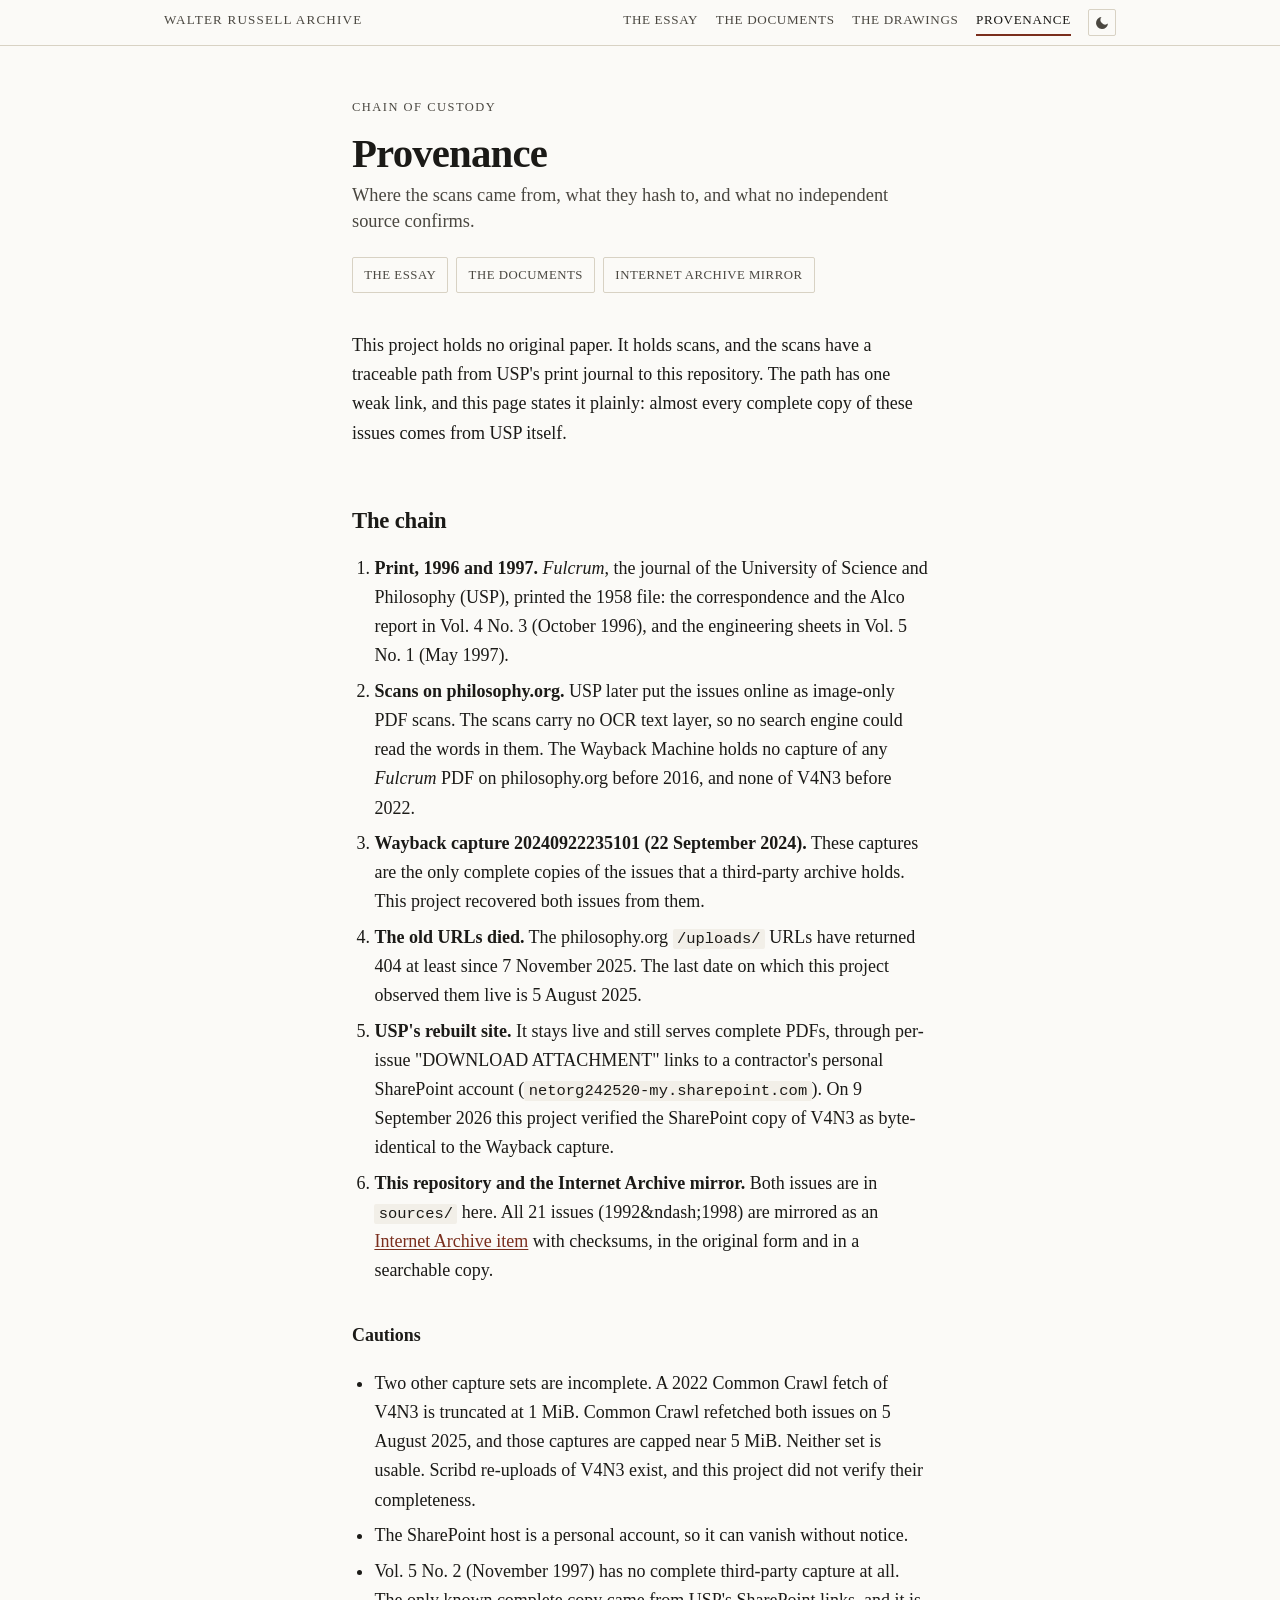
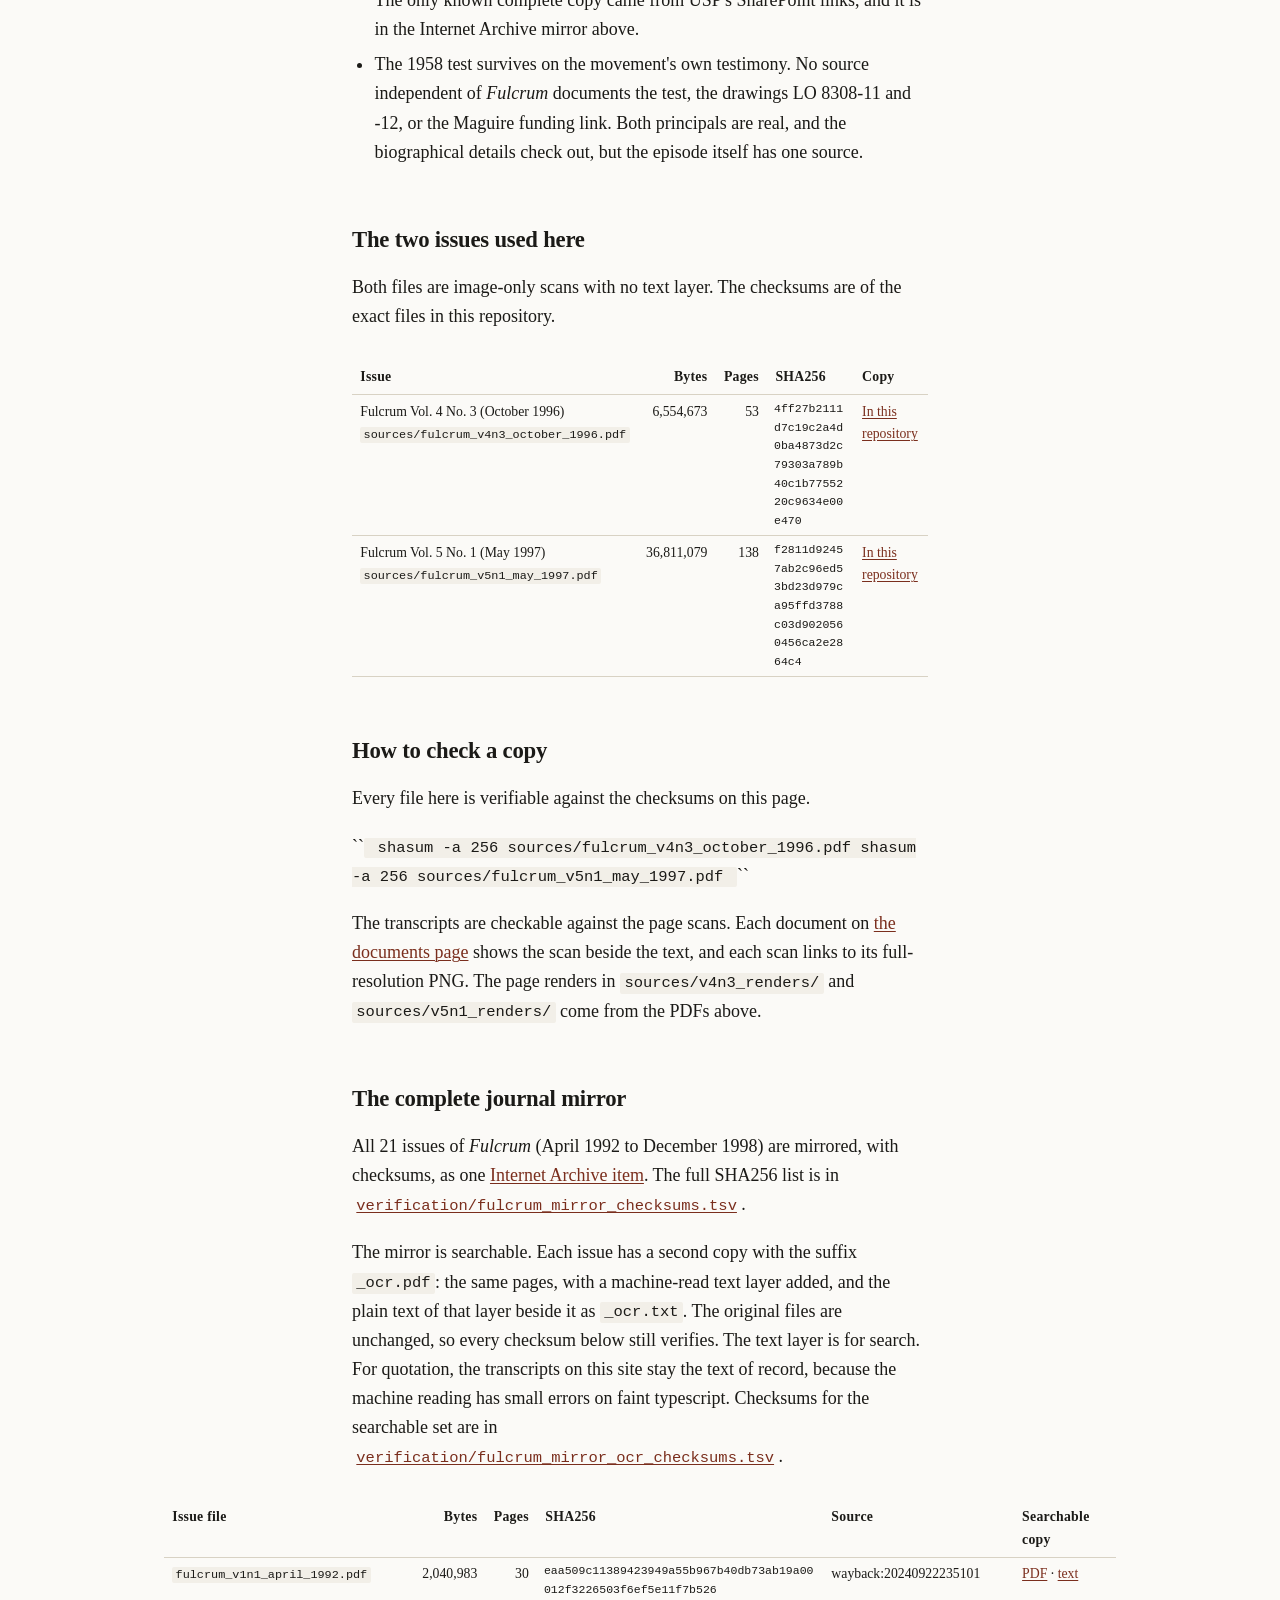
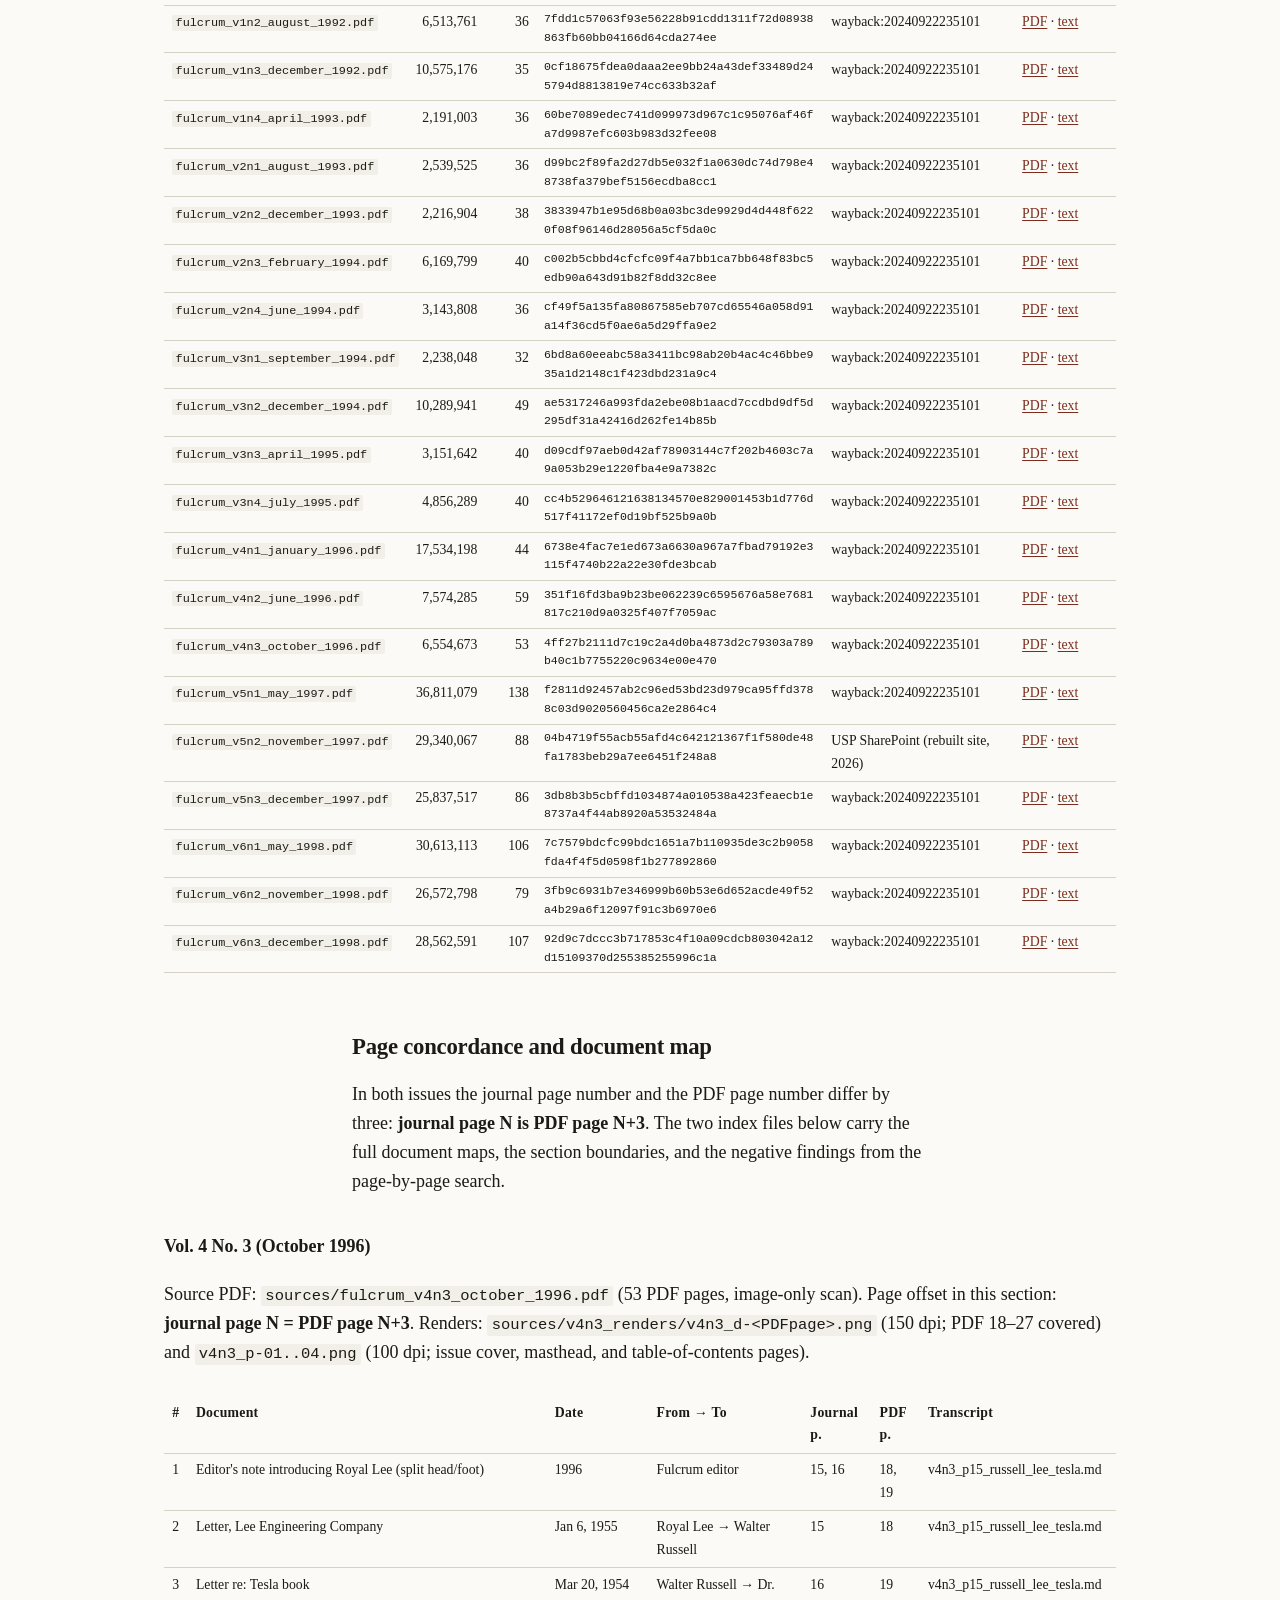
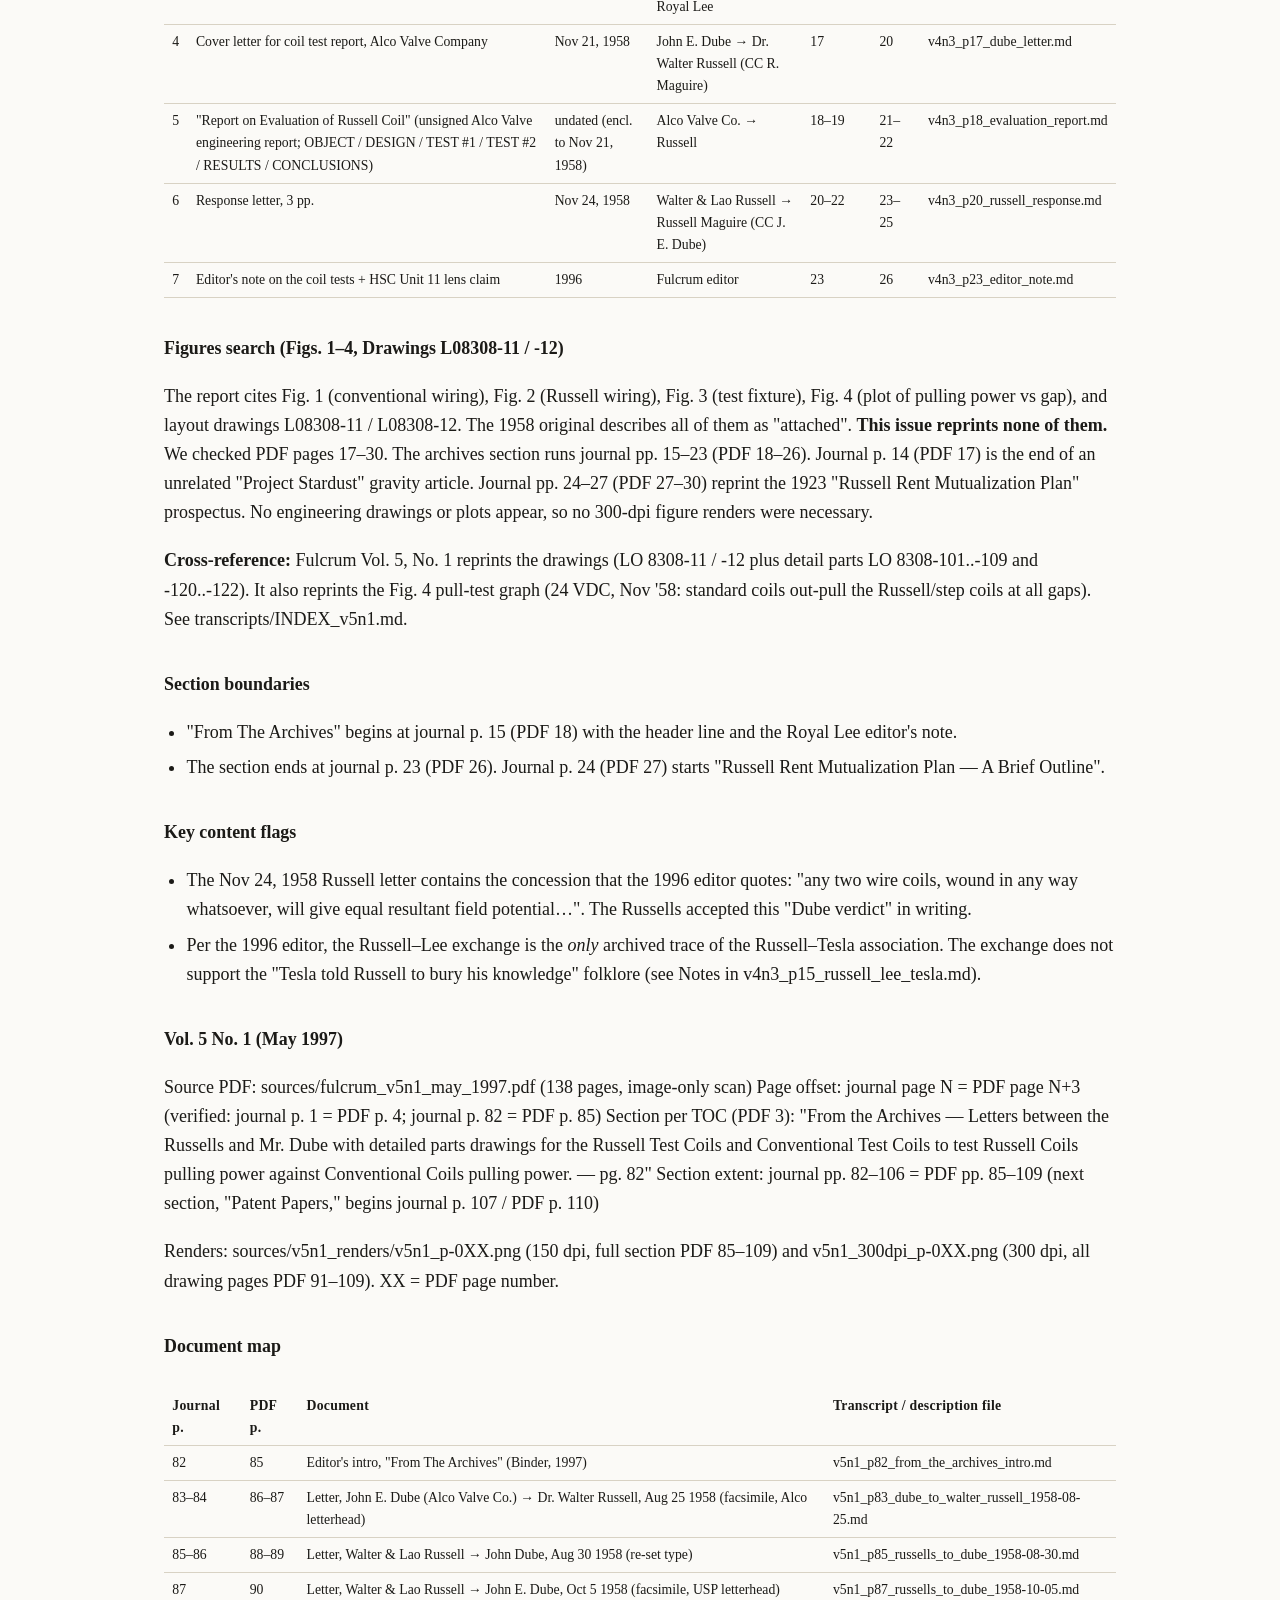
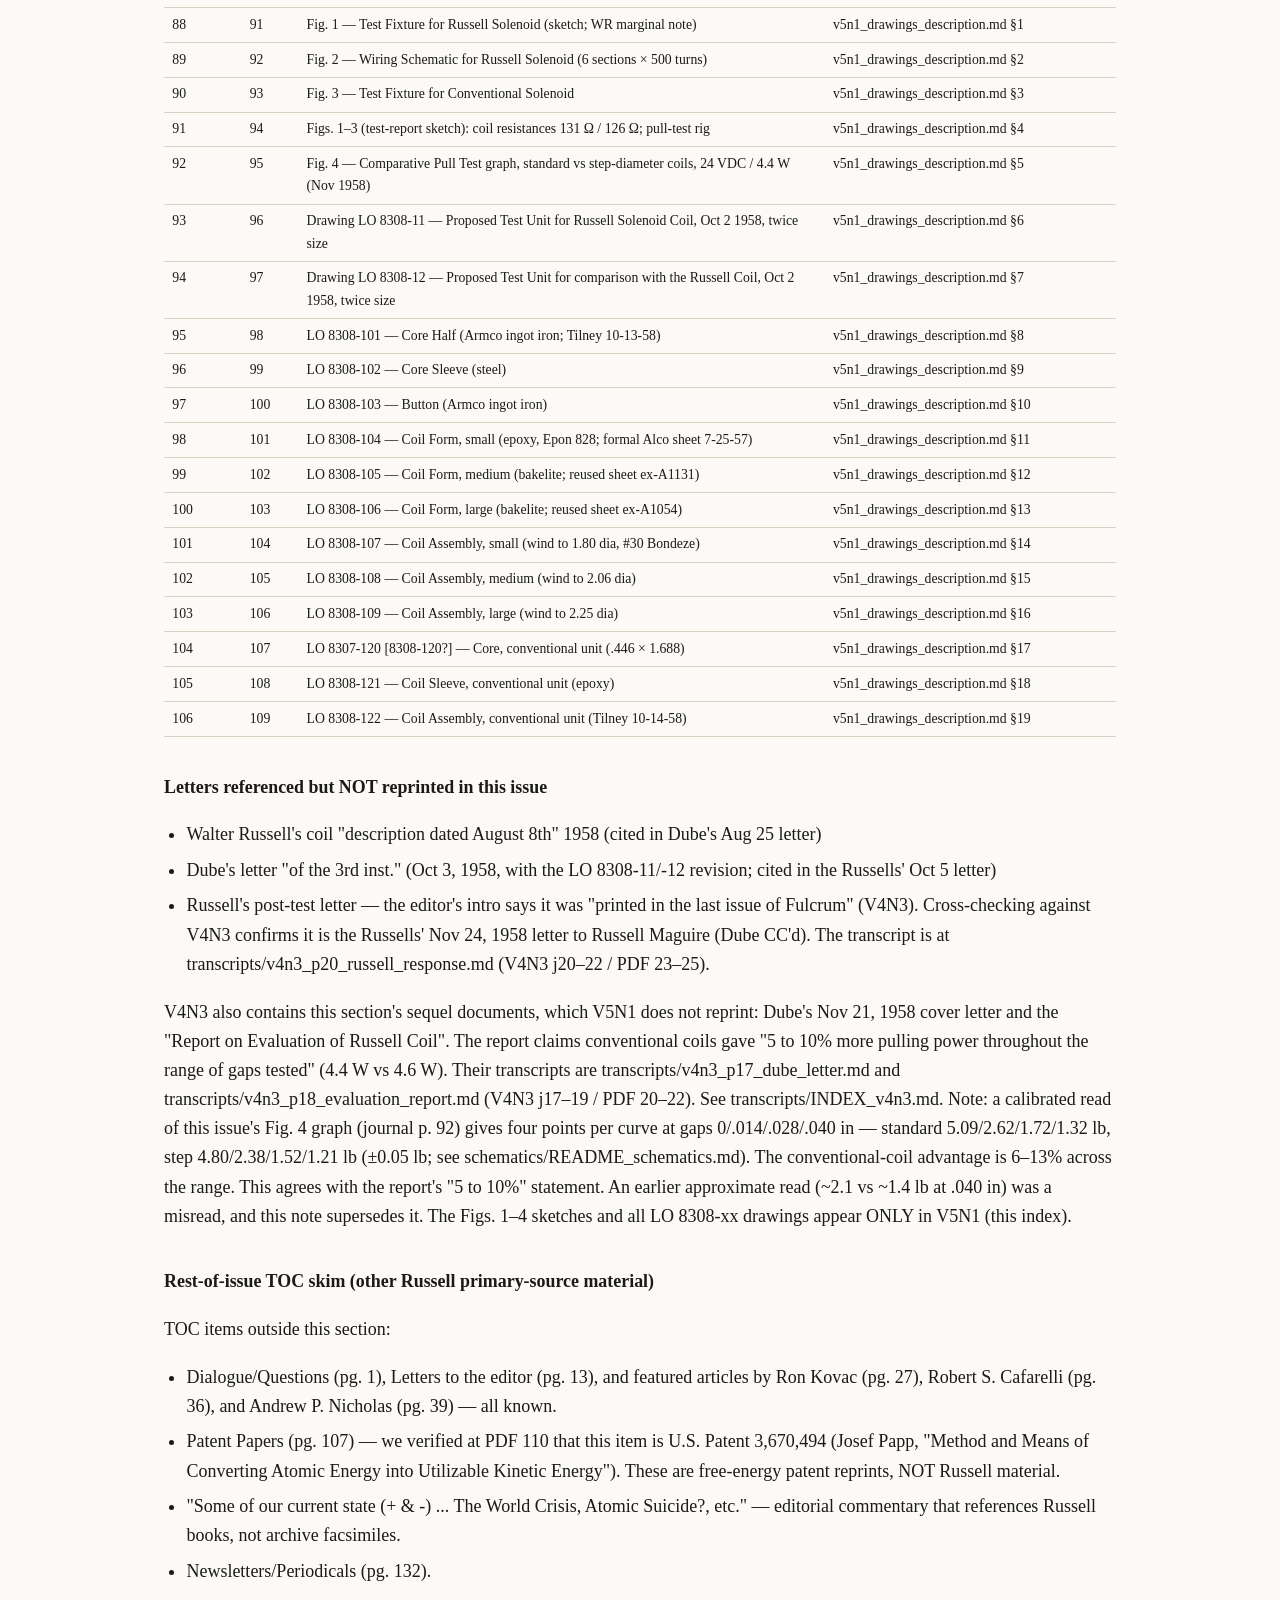
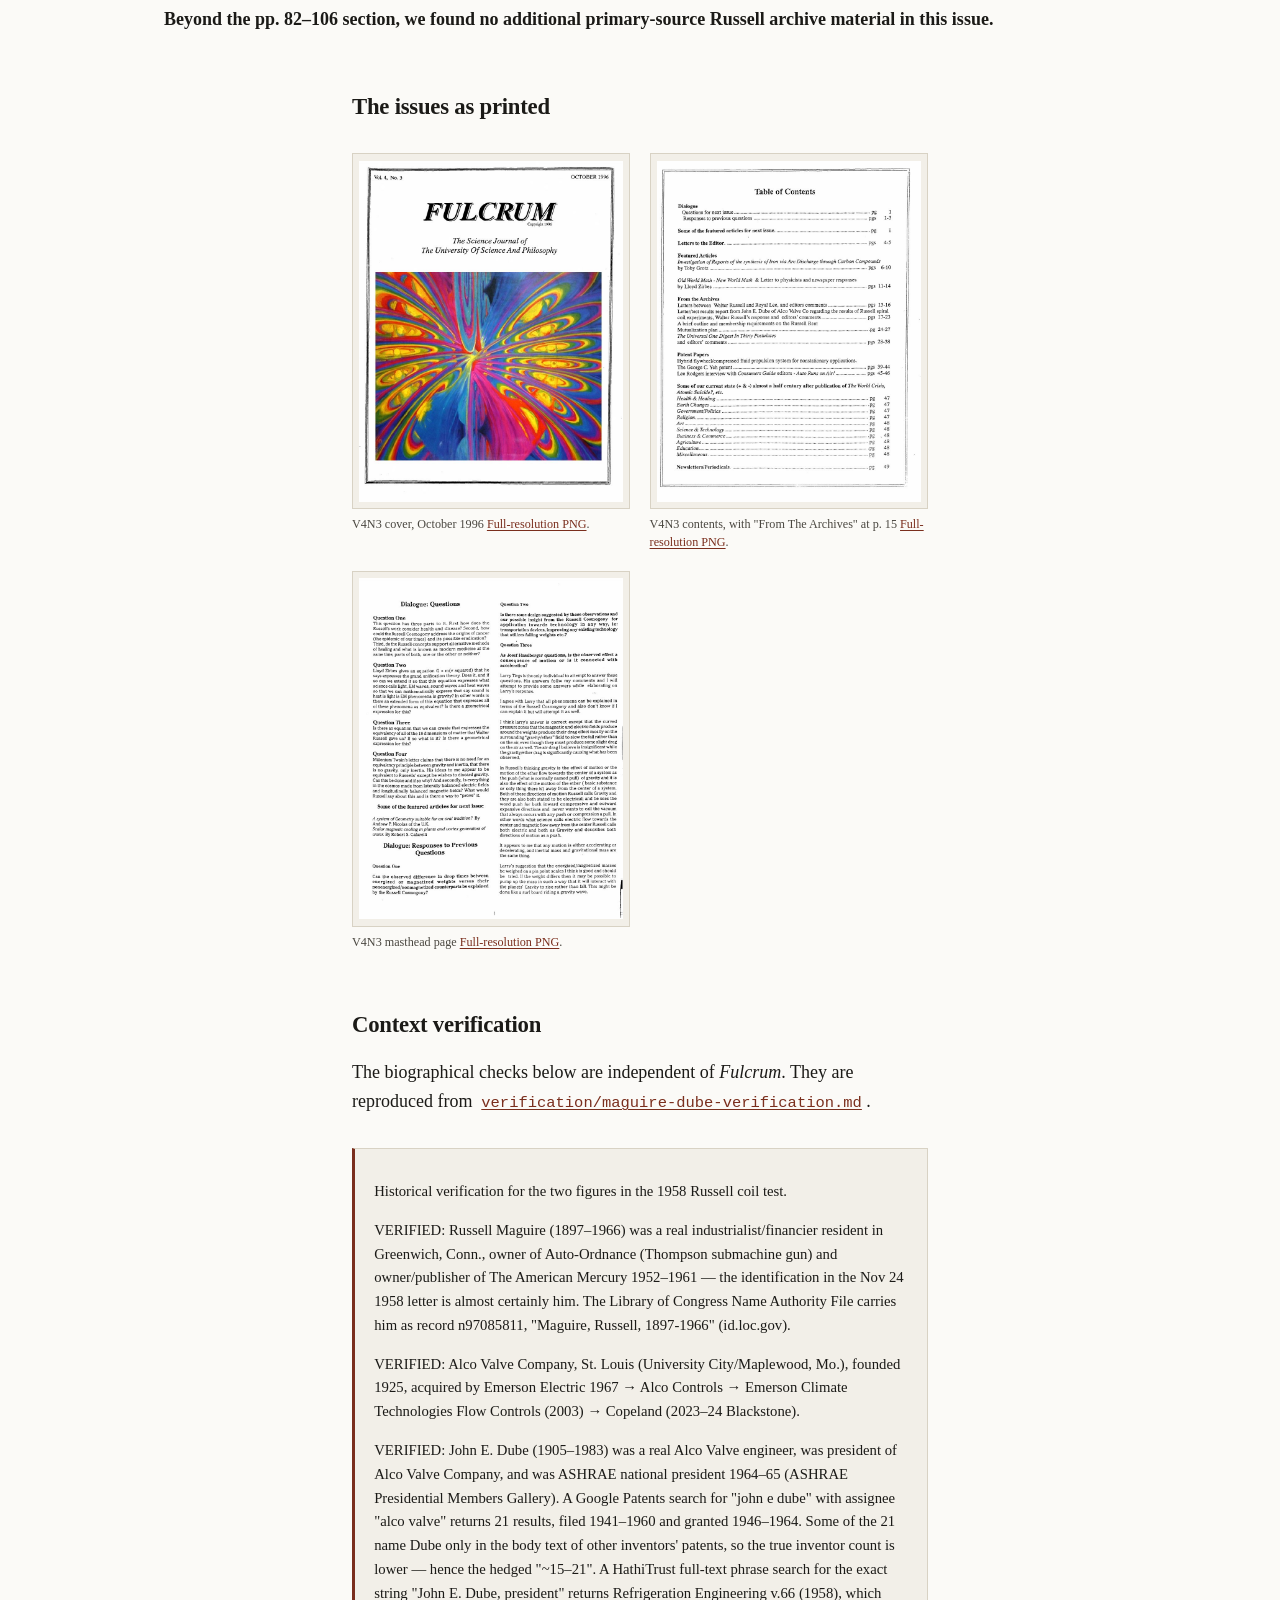
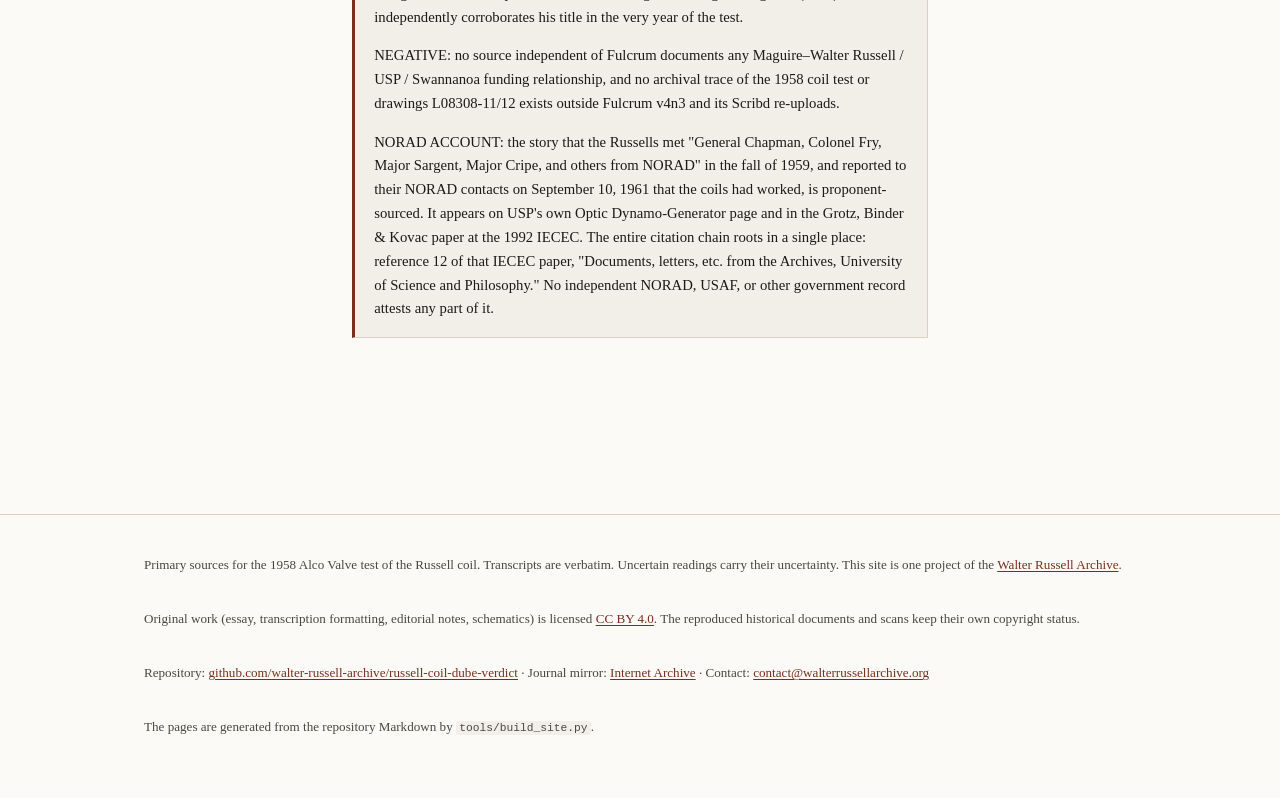
<file: docs/provenance.html>
<!doctype html>
<html lang="en">
<head>
<meta charset="utf-8">
<meta name="viewport" content="width=device-width, initial-scale=1">
<meta name="color-scheme" content="light dark">
<title>Provenance — the 1958 Russell coil test scans</title>
<meta name="description" content="The custody chain from USP&#x27;s print journal to this repository: Wayback capture 20240922235101, the dead philosophy.org URLs, the SharePoint copies, SHA256 checksums for all 21 Fulcrum issues, and the negative findings.">
<link rel="canonical" href="https://dube.walterrussellarchive.org/provenance.html">
<meta property="og:type" content="article">
<meta property="og:title" content="Provenance — the 1958 Russell coil test scans">
<meta property="og:description" content="The custody chain from USP&#x27;s print journal to this repository: Wayback capture 20240922235101, the dead philosophy.org URLs, the SharePoint copies, SHA256 checksums for all 21 Fulcrum issues, and the negative findings.">
<meta property="og:url" content="https://dube.walterrussellarchive.org/provenance.html">
<meta property="og:image" content="https://dube.walterrussellarchive.org/assets/og-card.png">
<meta property="og:image:width" content="1200">
<meta property="og:image:height" content="630">
<meta name="twitter:card" content="summary_large_image">
<link rel="stylesheet" href="assets/site.css">
<script>document.documentElement.classList.add("js");try{var t=localStorage.getItem("theme");if(t==="dark"||t==="light")document.documentElement.dataset.theme=t;}catch(e){}</script>
</head>
<body>
<header class="masthead">
  <div class="masthead-inner">
    <a class="wordmark" href="index.html">Walter Russell Archive</a>
    <nav>
      <a href="index.html">The essay</a>
      <a href="evidence.html">The documents</a>
      <a href="schematics.html">The drawings</a>
      <a href="provenance.html" aria-current="page">Provenance</a>
      <button class="theme-toggle" type="button" data-theme-toggle aria-pressed="false"
              aria-label="Switch to the dark theme" title="Switch to the dark theme">
        <svg class="icon icon-moon" viewBox="0 0 24 24" aria-hidden="true" focusable="false"><path d="M21 12.8A9 9 0 1 1 11.2 3a7 7 0 0 0 9.8 9.8z"/></svg>
        <svg class="icon icon-sun" viewBox="0 0 24 24" aria-hidden="true" focusable="false"><circle cx="12" cy="12" r="4.6"/><path d="M12 1.4v2.4M12 20.2v2.4M4.4 4.4l1.7 1.7M17.9 17.9l1.7 1.7M1.4 12h2.4M20.2 12h2.4M4.4 19.6l1.7-1.7M17.9 6.1l1.7-1.7"/></svg>
      </button>
    </nav>
  </div>
</header>
<main>
<div class="title-block">
  <p class="kicker">Chain of custody</p>
  <h1>Provenance</h1>
  <p class="subtitle">Where the scans came from, what they hash to, and what no independent source confirms.</p>
  <div class="toolbar"><a href="index.html">The essay</a><a href="evidence.html">The documents</a><a href="https://archive.org/details/fulcrum-science-journal-usp-1992-1998" rel="noopener">Internet Archive mirror</a></div>
</div>
<div class="prose">
<p>This project holds no original paper. It holds scans, and the scans have a traceable path from
USP's print journal to this repository. The path has one weak link, and this page states it plainly:
almost every complete copy of these issues comes from USP itself.</p>
<h2 id="the-chain">The chain</h2>
<ol><li><strong>Print, 1996 and 1997.</strong> <em>Fulcrum</em>, the journal of the University of Science and Philosophy (USP), printed the 1958 file: the correspondence and the Alco report in Vol. 4 No. 3 (October 1996), and the engineering sheets in Vol. 5 No. 1 (May 1997).</li><li><strong>Scans on philosophy.org.</strong> USP later put the issues online as image-only PDF scans. The scans carry no OCR text layer, so no search engine could read the words in them. The Wayback Machine holds no capture of any <em>Fulcrum</em> PDF on philosophy.org before 2016, and none of V4N3 before 2022.</li><li><strong>Wayback capture 20240922235101 (22 September 2024).</strong> These captures are the only complete copies of the issues that a third-party archive holds. This project recovered both issues from them.</li><li><strong>The old URLs died.</strong> The philosophy.org <code>/uploads/</code> URLs have returned 404 at least since 7 November 2025. The last date on which this project observed them live is 5 August 2025.</li><li><strong>USP's rebuilt site.</strong> It stays live and still serves complete PDFs, through per-issue "DOWNLOAD ATTACHMENT" links to a contractor's personal SharePoint account (<code>netorg242520-my.sharepoint.com</code>). On 9 September 2026 this project verified the SharePoint copy of V4N3 as byte-identical to the Wayback capture.</li><li><strong>This repository and the Internet Archive mirror.</strong> Both issues are in <code>sources/</code> here. All 21 issues (1992&amp;ndash;1998) are mirrored as an <a href="https://archive.org/details/fulcrum-science-journal-usp-1992-1998" rel="noopener">Internet Archive item</a> with checksums, in the original form and in a searchable copy.</li></ol>
<h3 id="cautions">Cautions</h3>
<ul><li>Two other capture sets are incomplete. A 2022 Common Crawl fetch of V4N3 is truncated at 1 MiB. Common Crawl refetched both issues on 5 August 2025, and those captures are capped near 5 MiB. Neither set is usable. Scribd re-uploads of V4N3 exist, and this project did not verify their completeness.</li><li>The SharePoint host is a personal account, so it can vanish without notice.</li><li>Vol. 5 No. 2 (November 1997) has no complete third-party capture at all. The only known complete copy came from USP's SharePoint links, and it is in the Internet Archive mirror above.</li><li>The 1958 test survives on the movement's own testimony. No source independent of <em>Fulcrum</em> documents the test, the drawings LO 8308-11 and -12, or the Maguire funding link. Both principals are real, and the biographical details check out, but the episode itself has one source.</li></ul>
<h2 id="the-two-issues">The two issues used here</h2>
<p>Both files are image-only scans with no text layer. The checksums are of the exact files in this
repository.</p>
<div class="table-wrap"><table><thead><tr><th>Issue</th><th class="num">Bytes</th><th class="num">Pages</th><th>SHA256</th><th>Copy</th></tr></thead><tbody><tr>
  <td>Fulcrum Vol. 4 No. 3 (October 1996)<br><code>sources/fulcrum_v4n3_october_1996.pdf</code></td>
  <td class="num">6,554,673</td>
  <td class="num">53</td>
  <td class="hash">4ff27b2111d7c19c2a4d0ba4873d2c79303a789b40c1b7755220c9634e00e470</td>
  <td><a href="https://github.com/walter-russell-archive/russell-coil-dube-verdict/blob/main/sources/fulcrum_v4n3_october_1996.pdf" rel="noopener">In this repository</a></td>
</tr><tr>
  <td>Fulcrum Vol. 5 No. 1 (May 1997)<br><code>sources/fulcrum_v5n1_may_1997.pdf</code></td>
  <td class="num">36,811,079</td>
  <td class="num">138</td>
  <td class="hash">f2811d92457ab2c96ed53bd23d979ca95ffd3788c03d9020560456ca2e2864c4</td>
  <td><a href="https://github.com/walter-russell-archive/russell-coil-dube-verdict/blob/main/sources/fulcrum_v5n1_may_1997.pdf" rel="noopener">In this repository</a></td>
</tr></tbody></table></div>
<h2 id="how-to-check-a-copy">How to check a copy</h2>
<p>Every file here is verifiable against the checksums on this page.</p>
<p>``<code> shasum -a 256 sources/fulcrum_v4n3_october_1996.pdf shasum -a 256 sources/fulcrum_v5n1_may_1997.pdf </code>``</p>
<p>The transcripts are checkable against the page scans. Each document on <a href="evidence.html">the documents page</a> shows the scan beside the text, and each scan links to its full-resolution PNG. The page renders in <code>sources/v4n3_renders/</code> and <code>sources/v5n1_renders/</code> come from the PDFs above.</p>
<h2 id="the-mirror">The complete journal mirror</h2>
<p>All 21 issues of <em>Fulcrum</em> (April 1992 to December 1998) are mirrored, with checksums, as
one <a href="https://archive.org/details/fulcrum-science-journal-usp-1992-1998" rel="noopener">Internet Archive item</a>. The full SHA256 list is in
<a href="https://github.com/walter-russell-archive/russell-coil-dube-verdict/blob/main/verification/fulcrum_mirror_checksums.tsv" rel="noopener"><code>verification/fulcrum_mirror_checksums.tsv</code></a>.</p>
<p>The mirror is searchable. Each issue has a second copy with the suffix <code>_ocr.pdf</code>:
the same pages, with a machine-read text layer added, and the plain text of that layer beside it
as <code>_ocr.txt</code>. The original files are unchanged, so every checksum below still
verifies. The text layer is for search. For quotation, the transcripts on this site stay the text
of record, because the machine reading has small errors on faint typescript. Checksums for the
searchable set are in
<a href="https://github.com/walter-russell-archive/russell-coil-dube-verdict/blob/main/verification/fulcrum_mirror_ocr_checksums.tsv" rel="noopener"><code>verification/fulcrum_mirror_ocr_checksums.tsv</code></a>.</p>
</div>
<div class="prose-wide">
<div class="table-wrap"><table><thead><tr><th>Issue file</th><th class="num">Bytes</th><th class="num">Pages</th><th>SHA256</th><th>Source</th><th>Searchable copy</th></tr></thead><tbody><tr><td><code>fulcrum_v1n1_april_1992.pdf</code></td><td class="num">2,040,983</td><td class="num">30</td><td class="hash">eaa509c11389423949a55b967b40db73ab19a00012f3226503f6ef5e11f7b526</td><td>wayback:20240922235101</td><td><a href="https://archive.org/download/fulcrum-science-journal-usp-1992-1998/fulcrum_v1n1_april_1992_ocr.pdf" rel="noopener">PDF</a> &middot; <a href="https://archive.org/download/fulcrum-science-journal-usp-1992-1998/fulcrum_v1n1_april_1992_ocr.txt" rel="noopener">text</a></td></tr><tr><td><code>fulcrum_v1n2_august_1992.pdf</code></td><td class="num">6,513,761</td><td class="num">36</td><td class="hash">7fdd1c57063f93e56228b91cdd1311f72d08938863fb60bb04166d64cda274ee</td><td>wayback:20240922235101</td><td><a href="https://archive.org/download/fulcrum-science-journal-usp-1992-1998/fulcrum_v1n2_august_1992_ocr.pdf" rel="noopener">PDF</a> &middot; <a href="https://archive.org/download/fulcrum-science-journal-usp-1992-1998/fulcrum_v1n2_august_1992_ocr.txt" rel="noopener">text</a></td></tr><tr><td><code>fulcrum_v1n3_december_1992.pdf</code></td><td class="num">10,575,176</td><td class="num">35</td><td class="hash">0cf18675fdea0daaa2ee9bb24a43def33489d245794d8813819e74cc633b32af</td><td>wayback:20240922235101</td><td><a href="https://archive.org/download/fulcrum-science-journal-usp-1992-1998/fulcrum_v1n3_december_1992_ocr.pdf" rel="noopener">PDF</a> &middot; <a href="https://archive.org/download/fulcrum-science-journal-usp-1992-1998/fulcrum_v1n3_december_1992_ocr.txt" rel="noopener">text</a></td></tr><tr><td><code>fulcrum_v1n4_april_1993.pdf</code></td><td class="num">2,191,003</td><td class="num">36</td><td class="hash">60be7089edec741d099973d967c1c95076af46fa7d9987efc603b983d32fee08</td><td>wayback:20240922235101</td><td><a href="https://archive.org/download/fulcrum-science-journal-usp-1992-1998/fulcrum_v1n4_april_1993_ocr.pdf" rel="noopener">PDF</a> &middot; <a href="https://archive.org/download/fulcrum-science-journal-usp-1992-1998/fulcrum_v1n4_april_1993_ocr.txt" rel="noopener">text</a></td></tr><tr><td><code>fulcrum_v2n1_august_1993.pdf</code></td><td class="num">2,539,525</td><td class="num">36</td><td class="hash">d99bc2f89fa2d27db5e032f1a0630dc74d798e48738fa379bef5156ecdba8cc1</td><td>wayback:20240922235101</td><td><a href="https://archive.org/download/fulcrum-science-journal-usp-1992-1998/fulcrum_v2n1_august_1993_ocr.pdf" rel="noopener">PDF</a> &middot; <a href="https://archive.org/download/fulcrum-science-journal-usp-1992-1998/fulcrum_v2n1_august_1993_ocr.txt" rel="noopener">text</a></td></tr><tr><td><code>fulcrum_v2n2_december_1993.pdf</code></td><td class="num">2,216,904</td><td class="num">38</td><td class="hash">3833947b1e95d68b0a03bc3de9929d4d448f6220f08f96146d28056a5cf5da0c</td><td>wayback:20240922235101</td><td><a href="https://archive.org/download/fulcrum-science-journal-usp-1992-1998/fulcrum_v2n2_december_1993_ocr.pdf" rel="noopener">PDF</a> &middot; <a href="https://archive.org/download/fulcrum-science-journal-usp-1992-1998/fulcrum_v2n2_december_1993_ocr.txt" rel="noopener">text</a></td></tr><tr><td><code>fulcrum_v2n3_february_1994.pdf</code></td><td class="num">6,169,799</td><td class="num">40</td><td class="hash">c002b5cbbd4cfcfc09f4a7bb1ca7bb648f83bc5edb90a643d91b82f8dd32c8ee</td><td>wayback:20240922235101</td><td><a href="https://archive.org/download/fulcrum-science-journal-usp-1992-1998/fulcrum_v2n3_february_1994_ocr.pdf" rel="noopener">PDF</a> &middot; <a href="https://archive.org/download/fulcrum-science-journal-usp-1992-1998/fulcrum_v2n3_february_1994_ocr.txt" rel="noopener">text</a></td></tr><tr><td><code>fulcrum_v2n4_june_1994.pdf</code></td><td class="num">3,143,808</td><td class="num">36</td><td class="hash">cf49f5a135fa80867585eb707cd65546a058d91a14f36cd5f0ae6a5d29ffa9e2</td><td>wayback:20240922235101</td><td><a href="https://archive.org/download/fulcrum-science-journal-usp-1992-1998/fulcrum_v2n4_june_1994_ocr.pdf" rel="noopener">PDF</a> &middot; <a href="https://archive.org/download/fulcrum-science-journal-usp-1992-1998/fulcrum_v2n4_june_1994_ocr.txt" rel="noopener">text</a></td></tr><tr><td><code>fulcrum_v3n1_september_1994.pdf</code></td><td class="num">2,238,048</td><td class="num">32</td><td class="hash">6bd8a60eeabc58a3411bc98ab20b4ac4c46bbe935a1d2148c1f423dbd231a9c4</td><td>wayback:20240922235101</td><td><a href="https://archive.org/download/fulcrum-science-journal-usp-1992-1998/fulcrum_v3n1_september_1994_ocr.pdf" rel="noopener">PDF</a> &middot; <a href="https://archive.org/download/fulcrum-science-journal-usp-1992-1998/fulcrum_v3n1_september_1994_ocr.txt" rel="noopener">text</a></td></tr><tr><td><code>fulcrum_v3n2_december_1994.pdf</code></td><td class="num">10,289,941</td><td class="num">49</td><td class="hash">ae5317246a993fda2ebe08b1aacd7ccdbd9df5d295df31a42416d262fe14b85b</td><td>wayback:20240922235101</td><td><a href="https://archive.org/download/fulcrum-science-journal-usp-1992-1998/fulcrum_v3n2_december_1994_ocr.pdf" rel="noopener">PDF</a> &middot; <a href="https://archive.org/download/fulcrum-science-journal-usp-1992-1998/fulcrum_v3n2_december_1994_ocr.txt" rel="noopener">text</a></td></tr><tr><td><code>fulcrum_v3n3_april_1995.pdf</code></td><td class="num">3,151,642</td><td class="num">40</td><td class="hash">d09cdf97aeb0d42af78903144c7f202b4603c7a9a053b29e1220fba4e9a7382c</td><td>wayback:20240922235101</td><td><a href="https://archive.org/download/fulcrum-science-journal-usp-1992-1998/fulcrum_v3n3_april_1995_ocr.pdf" rel="noopener">PDF</a> &middot; <a href="https://archive.org/download/fulcrum-science-journal-usp-1992-1998/fulcrum_v3n3_april_1995_ocr.txt" rel="noopener">text</a></td></tr><tr><td><code>fulcrum_v3n4_july_1995.pdf</code></td><td class="num">4,856,289</td><td class="num">40</td><td class="hash">cc4b529646121638134570e829001453b1d776d517f41172ef0d19bf525b9a0b</td><td>wayback:20240922235101</td><td><a href="https://archive.org/download/fulcrum-science-journal-usp-1992-1998/fulcrum_v3n4_july_1995_ocr.pdf" rel="noopener">PDF</a> &middot; <a href="https://archive.org/download/fulcrum-science-journal-usp-1992-1998/fulcrum_v3n4_july_1995_ocr.txt" rel="noopener">text</a></td></tr><tr><td><code>fulcrum_v4n1_january_1996.pdf</code></td><td class="num">17,534,198</td><td class="num">44</td><td class="hash">6738e4fac7e1ed673a6630a967a7fbad79192e3115f4740b22a22e30fde3bcab</td><td>wayback:20240922235101</td><td><a href="https://archive.org/download/fulcrum-science-journal-usp-1992-1998/fulcrum_v4n1_january_1996_ocr.pdf" rel="noopener">PDF</a> &middot; <a href="https://archive.org/download/fulcrum-science-journal-usp-1992-1998/fulcrum_v4n1_january_1996_ocr.txt" rel="noopener">text</a></td></tr><tr><td><code>fulcrum_v4n2_june_1996.pdf</code></td><td class="num">7,574,285</td><td class="num">59</td><td class="hash">351f16fd3ba9b23be062239c6595676a58e7681817c210d9a0325f407f7059ac</td><td>wayback:20240922235101</td><td><a href="https://archive.org/download/fulcrum-science-journal-usp-1992-1998/fulcrum_v4n2_june_1996_ocr.pdf" rel="noopener">PDF</a> &middot; <a href="https://archive.org/download/fulcrum-science-journal-usp-1992-1998/fulcrum_v4n2_june_1996_ocr.txt" rel="noopener">text</a></td></tr><tr><td><code>fulcrum_v4n3_october_1996.pdf</code></td><td class="num">6,554,673</td><td class="num">53</td><td class="hash">4ff27b2111d7c19c2a4d0ba4873d2c79303a789b40c1b7755220c9634e00e470</td><td>wayback:20240922235101</td><td><a href="https://archive.org/download/fulcrum-science-journal-usp-1992-1998/fulcrum_v4n3_october_1996_ocr.pdf" rel="noopener">PDF</a> &middot; <a href="https://archive.org/download/fulcrum-science-journal-usp-1992-1998/fulcrum_v4n3_october_1996_ocr.txt" rel="noopener">text</a></td></tr><tr><td><code>fulcrum_v5n1_may_1997.pdf</code></td><td class="num">36,811,079</td><td class="num">138</td><td class="hash">f2811d92457ab2c96ed53bd23d979ca95ffd3788c03d9020560456ca2e2864c4</td><td>wayback:20240922235101</td><td><a href="https://archive.org/download/fulcrum-science-journal-usp-1992-1998/fulcrum_v5n1_may_1997_ocr.pdf" rel="noopener">PDF</a> &middot; <a href="https://archive.org/download/fulcrum-science-journal-usp-1992-1998/fulcrum_v5n1_may_1997_ocr.txt" rel="noopener">text</a></td></tr><tr><td><code>fulcrum_v5n2_november_1997.pdf</code></td><td class="num">29,340,067</td><td class="num">88</td><td class="hash">04b4719f55acb55afd4c642121367f1f580de48fa1783beb29a7ee6451f248a8</td><td>USP SharePoint (rebuilt site, 2026)</td><td><a href="https://archive.org/download/fulcrum-science-journal-usp-1992-1998/fulcrum_v5n2_november_1997_ocr.pdf" rel="noopener">PDF</a> &middot; <a href="https://archive.org/download/fulcrum-science-journal-usp-1992-1998/fulcrum_v5n2_november_1997_ocr.txt" rel="noopener">text</a></td></tr><tr><td><code>fulcrum_v5n3_december_1997.pdf</code></td><td class="num">25,837,517</td><td class="num">86</td><td class="hash">3db8b3b5cbffd1034874a010538a423feaecb1e8737a4f44ab8920a53532484a</td><td>wayback:20240922235101</td><td><a href="https://archive.org/download/fulcrum-science-journal-usp-1992-1998/fulcrum_v5n3_december_1997_ocr.pdf" rel="noopener">PDF</a> &middot; <a href="https://archive.org/download/fulcrum-science-journal-usp-1992-1998/fulcrum_v5n3_december_1997_ocr.txt" rel="noopener">text</a></td></tr><tr><td><code>fulcrum_v6n1_may_1998.pdf</code></td><td class="num">30,613,113</td><td class="num">106</td><td class="hash">7c7579bdcfc99bdc1651a7b110935de3c2b9058fda4f4f5d0598f1b277892860</td><td>wayback:20240922235101</td><td><a href="https://archive.org/download/fulcrum-science-journal-usp-1992-1998/fulcrum_v6n1_may_1998_ocr.pdf" rel="noopener">PDF</a> &middot; <a href="https://archive.org/download/fulcrum-science-journal-usp-1992-1998/fulcrum_v6n1_may_1998_ocr.txt" rel="noopener">text</a></td></tr><tr><td><code>fulcrum_v6n2_november_1998.pdf</code></td><td class="num">26,572,798</td><td class="num">79</td><td class="hash">3fb9c6931b7e346999b60b53e6d652acde49f52a4b29a6f12097f91c3b6970e6</td><td>wayback:20240922235101</td><td><a href="https://archive.org/download/fulcrum-science-journal-usp-1992-1998/fulcrum_v6n2_november_1998_ocr.pdf" rel="noopener">PDF</a> &middot; <a href="https://archive.org/download/fulcrum-science-journal-usp-1992-1998/fulcrum_v6n2_november_1998_ocr.txt" rel="noopener">text</a></td></tr><tr><td><code>fulcrum_v6n3_december_1998.pdf</code></td><td class="num">28,562,591</td><td class="num">107</td><td class="hash">92d9c7dccc3b717853c4f10a09cdcb803042a12d15109370d255385255996c1a</td><td>wayback:20240922235101</td><td><a href="https://archive.org/download/fulcrum-science-journal-usp-1992-1998/fulcrum_v6n3_december_1998_ocr.pdf" rel="noopener">PDF</a> &middot; <a href="https://archive.org/download/fulcrum-science-journal-usp-1992-1998/fulcrum_v6n3_december_1998_ocr.txt" rel="noopener">text</a></td></tr></tbody></table></div>
</div>
<div class="prose">
<h2 id="page-concordance-and-document-map">Page concordance and document map</h2>
<p>In both issues the journal page number and the PDF page number differ by three: <strong>journal page N is PDF page N+3</strong>. The two index files below carry the full document maps, the section boundaries, and the negative findings from the page-by-page search.</p>
</div>
<div class="prose-wide">
<h3 id="concordance">Vol. 4 No. 3 (October 1996)</h3>
<p>Source PDF: <code>sources/fulcrum_v4n3_october_1996.pdf</code> (53 PDF pages, image-only scan). Page offset in this section: <strong>journal page N = PDF page N+3</strong>. Renders: <code>sources/v4n3_renders/v4n3_d-&lt;PDFpage&gt;.png</code> (150 dpi; PDF 18–27 covered) and <code>v4n3_p-01..04.png</code> (100 dpi; issue cover, masthead, and table-of-contents pages).</p>
<div class="table-wrap"><table><thead><tr><th>#</th><th>Document</th><th>Date</th><th>From → To</th><th>Journal p.</th><th>PDF p.</th><th>Transcript</th></tr></thead><tbody><tr><td>1</td><td>Editor's note introducing Royal Lee (split head/foot)</td><td>1996</td><td>Fulcrum editor</td><td>15, 16</td><td>18, 19</td><td>v4n3_p15_russell_lee_tesla.md</td></tr><tr><td>2</td><td>Letter, Lee Engineering Company</td><td>Jan 6, 1955</td><td>Royal Lee → Walter Russell</td><td>15</td><td>18</td><td>v4n3_p15_russell_lee_tesla.md</td></tr><tr><td>3</td><td>Letter re: Tesla book</td><td>Mar 20, 1954</td><td>Walter Russell → Dr. Royal Lee</td><td>16</td><td>19</td><td>v4n3_p15_russell_lee_tesla.md</td></tr><tr><td>4</td><td>Cover letter for coil test report, Alco Valve Company</td><td>Nov 21, 1958</td><td>John E. Dube → Dr. Walter Russell (CC R. Maguire)</td><td>17</td><td>20</td><td>v4n3_p17_dube_letter.md</td></tr><tr><td>5</td><td>"Report on Evaluation of Russell Coil" (unsigned Alco Valve engineering report; OBJECT / DESIGN / TEST #1 / TEST #2 / RESULTS / CONCLUSIONS)</td><td>undated (encl. to Nov 21, 1958)</td><td>Alco Valve Co. → Russell</td><td>18–19</td><td>21–22</td><td>v4n3_p18_evaluation_report.md</td></tr><tr><td>6</td><td>Response letter, 3 pp.</td><td>Nov 24, 1958</td><td>Walter &amp; Lao Russell → Russell Maguire (CC J. E. Dube)</td><td>20–22</td><td>23–25</td><td>v4n3_p20_russell_response.md</td></tr><tr><td>7</td><td>Editor's note on the coil tests + HSC Unit 11 lens claim</td><td>1996</td><td>Fulcrum editor</td><td>23</td><td>26</td><td>v4n3_p23_editor_note.md</td></tr></tbody></table></div>
<h3>Figures search (Figs. 1–4, Drawings L08308-11 / -12)</h3>
<p>The report cites Fig. 1 (conventional wiring), Fig. 2 (Russell wiring), Fig. 3 (test fixture), Fig. 4 (plot of pulling power vs gap), and layout drawings L08308-11 / L08308-12. The 1958 original describes all of them as "attached". <strong>This issue reprints none of them.</strong> We checked PDF pages 17–30. The archives section runs journal pp. 15–23 (PDF 18–26). Journal p. 14 (PDF 17) is the end of an unrelated "Project Stardust" gravity article. Journal pp. 24–27 (PDF 27–30) reprint the 1923 "Russell Rent Mutualization Plan" prospectus. No engineering drawings or plots appear, so no 300-dpi figure renders were necessary.</p>
<p><strong>Cross-reference:</strong> Fulcrum Vol. 5, No. 1 reprints the drawings (LO 8308-11 / -12 plus detail parts LO 8308-101..-109 and -120..-122). It also reprints the Fig. 4 pull-test graph (24 VDC, Nov '58: standard coils out-pull the Russell/step coils at all gaps). See transcripts/INDEX_v5n1.md.</p>
<h3>Section boundaries</h3>
<ul><li>"From The Archives" begins at journal p. 15 (PDF 18) with the header line and the Royal Lee editor's note.</li><li>The section ends at journal p. 23 (PDF 26). Journal p. 24 (PDF 27) starts "Russell Rent Mutualization Plan — A Brief Outline".</li></ul>
<h3>Key content flags</h3>
<ul><li>The Nov 24, 1958 Russell letter contains the concession that the 1996 editor quotes: "any two wire coils, wound in any way whatsoever, will give equal resultant field potential…". The Russells accepted this "Dube verdict" in writing.</li><li>Per the 1996 editor, the Russell–Lee exchange is the <em>only</em> archived trace of the Russell–Tesla association. The exchange does not support the "Tesla told Russell to bury his knowledge" folklore (see Notes in v4n3_p15_russell_lee_tesla.md).</li></ul>
<h3>Vol. 5 No. 1 (May 1997)</h3>
<p>Source PDF: sources/fulcrum_v5n1_may_1997.pdf (138 pages, image-only scan) Page offset: journal page N = PDF page N+3 (verified: journal p. 1 = PDF p. 4; journal p. 82 = PDF p. 85) Section per TOC (PDF 3): "From the Archives — Letters between the Russells and Mr. Dube with detailed parts drawings for the Russell Test Coils and Conventional Test Coils to test Russell Coils pulling power against Conventional Coils pulling power. — pg. 82" Section extent: journal pp. 82–106 = PDF pp. 85–109 (next section, "Patent Papers," begins journal p. 107 / PDF p. 110)</p>
<p>Renders: sources/v5n1_renders/v5n1_p-0XX.png (150 dpi, full section PDF 85–109) and v5n1_300dpi_p-0XX.png (300 dpi, all drawing pages PDF 91–109). XX = PDF page number.</p>
<h3>Document map</h3>
<div class="table-wrap"><table><thead><tr><th>Journal p.</th><th>PDF p.</th><th>Document</th><th>Transcript / description file</th></tr></thead><tbody><tr><td>82</td><td>85</td><td>Editor's intro, "From The Archives" (Binder, 1997)</td><td>v5n1_p82_from_the_archives_intro.md</td></tr><tr><td>83–84</td><td>86–87</td><td>Letter, John E. Dube (Alco Valve Co.) → Dr. Walter Russell, Aug 25 1958 (facsimile, Alco letterhead)</td><td>v5n1_p83_dube_to_walter_russell_1958-08-25.md</td></tr><tr><td>85–86</td><td>88–89</td><td>Letter, Walter &amp; Lao Russell → John Dube, Aug 30 1958 (re-set type)</td><td>v5n1_p85_russells_to_dube_1958-08-30.md</td></tr><tr><td>87</td><td>90</td><td>Letter, Walter &amp; Lao Russell → John E. Dube, Oct 5 1958 (facsimile, USP letterhead)</td><td>v5n1_p87_russells_to_dube_1958-10-05.md</td></tr><tr><td>88</td><td>91</td><td>Fig. 1 — Test Fixture for Russell Solenoid (sketch; WR marginal note)</td><td>v5n1_drawings_description.md §1</td></tr><tr><td>89</td><td>92</td><td>Fig. 2 — Wiring Schematic for Russell Solenoid (6 sections × 500 turns)</td><td>v5n1_drawings_description.md §2</td></tr><tr><td>90</td><td>93</td><td>Fig. 3 — Test Fixture for Conventional Solenoid</td><td>v5n1_drawings_description.md §3</td></tr><tr><td>91</td><td>94</td><td>Figs. 1–3 (test-report sketch): coil resistances 131 Ω / 126 Ω; pull-test rig</td><td>v5n1_drawings_description.md §4</td></tr><tr><td>92</td><td>95</td><td>Fig. 4 — Comparative Pull Test graph, standard vs step-diameter coils, 24 VDC / 4.4 W (Nov 1958)</td><td>v5n1_drawings_description.md §5</td></tr><tr><td>93</td><td>96</td><td>Drawing LO 8308-11 — Proposed Test Unit for Russell Solenoid Coil, Oct 2 1958, twice size</td><td>v5n1_drawings_description.md §6</td></tr><tr><td>94</td><td>97</td><td>Drawing LO 8308-12 — Proposed Test Unit for comparison with the Russell Coil, Oct 2 1958, twice size</td><td>v5n1_drawings_description.md §7</td></tr><tr><td>95</td><td>98</td><td>LO 8308-101 — Core Half (Armco ingot iron; Tilney 10-13-58)</td><td>v5n1_drawings_description.md §8</td></tr><tr><td>96</td><td>99</td><td>LO 8308-102 — Core Sleeve (steel)</td><td>v5n1_drawings_description.md §9</td></tr><tr><td>97</td><td>100</td><td>LO 8308-103 — Button (Armco ingot iron)</td><td>v5n1_drawings_description.md §10</td></tr><tr><td>98</td><td>101</td><td>LO 8308-104 — Coil Form, small (epoxy, Epon 828; formal Alco sheet 7-25-57)</td><td>v5n1_drawings_description.md §11</td></tr><tr><td>99</td><td>102</td><td>LO 8308-105 — Coil Form, medium (bakelite; reused sheet ex-A1131)</td><td>v5n1_drawings_description.md §12</td></tr><tr><td>100</td><td>103</td><td>LO 8308-106 — Coil Form, large (bakelite; reused sheet ex-A1054)</td><td>v5n1_drawings_description.md §13</td></tr><tr><td>101</td><td>104</td><td>LO 8308-107 — Coil Assembly, small (wind to 1.80 dia, #30 Bondeze)</td><td>v5n1_drawings_description.md §14</td></tr><tr><td>102</td><td>105</td><td>LO 8308-108 — Coil Assembly, medium (wind to 2.06 dia)</td><td>v5n1_drawings_description.md §15</td></tr><tr><td>103</td><td>106</td><td>LO 8308-109 — Coil Assembly, large (wind to 2.25 dia)</td><td>v5n1_drawings_description.md §16</td></tr><tr><td>104</td><td>107</td><td>LO 8307-120 [8308-120?] — Core, conventional unit (.446 × 1.688)</td><td>v5n1_drawings_description.md §17</td></tr><tr><td>105</td><td>108</td><td>LO 8308-121 — Coil Sleeve, conventional unit (epoxy)</td><td>v5n1_drawings_description.md §18</td></tr><tr><td>106</td><td>109</td><td>LO 8308-122 — Coil Assembly, conventional unit (Tilney 10-14-58)</td><td>v5n1_drawings_description.md §19</td></tr></tbody></table></div>
<h3>Letters referenced but NOT reprinted in this issue</h3>
<ul><li>Walter Russell's coil "description dated August 8th" 1958 (cited in Dube's Aug 25 letter)</li><li>Dube's letter "of the 3rd inst." (Oct 3, 1958, with the LO 8308-11/-12 revision; cited in the Russells' Oct 5 letter)</li><li>Russell's post-test letter — the editor's intro says it was "printed in the last issue of Fulcrum" (V4N3). Cross-checking against V4N3 confirms it is the Russells' Nov 24, 1958 letter to Russell Maguire (Dube CC'd). The transcript is at transcripts/v4n3_p20_russell_response.md (V4N3 j20–22 / PDF 23–25).</li></ul>
<p>V4N3 also contains this section's sequel documents, which V5N1 does not reprint: Dube's Nov 21, 1958 cover letter and the "Report on Evaluation of Russell Coil". The report claims conventional coils gave "5 to 10% more pulling power throughout the range of gaps tested" (4.4 W vs 4.6 W). Their transcripts are transcripts/v4n3_p17_dube_letter.md and transcripts/v4n3_p18_evaluation_report.md (V4N3 j17–19 / PDF 20–22). See transcripts/INDEX_v4n3.md. Note: a calibrated read of this issue's Fig. 4 graph (journal p. 92) gives four points per curve at gaps 0/.014/.028/.040 in — standard 5.09/2.62/1.72/1.32 lb, step 4.80/2.38/1.52/1.21 lb (±0.05 lb; see schematics/README_schematics.md). The conventional-coil advantage is 6–13% across the range. This agrees with the report's "5 to 10%" statement. An earlier approximate read (~2.1 vs ~1.4 lb at .040 in) was a misread, and this note supersedes it. The Figs. 1–4 sketches and all LO 8308-xx drawings appear ONLY in V5N1 (this index).</p>
<h3>Rest-of-issue TOC skim (other Russell primary-source material)</h3>
<p>TOC items outside this section:</p>
<ul><li>Dialogue/Questions (pg. 1), Letters to the editor (pg. 13), and featured articles by Ron Kovac (pg. 27), Robert S. Cafarelli (pg. 36), and Andrew P. Nicholas (pg. 39) — all known.</li><li>Patent Papers (pg. 107) — we verified at PDF 110 that this item is U.S. Patent 3,670,494 (Josef Papp, "Method and Means of Converting Atomic Energy into Utilizable Kinetic Energy"). These are free-energy patent reprints, NOT Russell material.</li><li>"Some of our current state (+ &amp; -) ... The World Crisis, Atomic Suicide?, etc." — editorial commentary that references Russell books, not archive facsimiles.</li><li>Newsletters/Periodicals (pg. 132).</li></ul>
<p><strong>Beyond the pp. 82–106 section, we found no additional primary-source Russell archive material in this issue.</strong></p>
</div>
<div class="prose">
<h2 id="the-issues-as-printed">The issues as printed</h2>
<div class="gallery">
<figure class="">
  <div class="scan-frame"><img src="scans/v4n3_p-01.jpg" alt="V4N3 cover, October 1996" width="850" height="1100" loading="lazy" decoding="async"></div>
  <figcaption>V4N3 cover, October 1996 <a href="https://raw.githubusercontent.com/walter-russell-archive/russell-coil-dube-verdict/main/sources/v4n3_renders/v4n3_p-01.png" rel="noopener">Full-resolution PNG</a>.</figcaption>
</figure>
<figure class="">
  <div class="scan-frame"><img src="scans/v4n3_p-03.jpg" alt="V4N3 contents, with &quot;From The Archives&quot; at p. 15" width="850" height="1100" loading="lazy" decoding="async"></div>
  <figcaption>V4N3 contents, with "From The Archives" at p. 15 <a href="https://raw.githubusercontent.com/walter-russell-archive/russell-coil-dube-verdict/main/sources/v4n3_renders/v4n3_p-03.png" rel="noopener">Full-resolution PNG</a>.</figcaption>
</figure>
<figure class="">
  <div class="scan-frame"><img src="scans/v4n3_p-04.jpg" alt="V4N3 masthead page" width="850" height="1100" loading="lazy" decoding="async"></div>
  <figcaption>V4N3 masthead page <a href="https://raw.githubusercontent.com/walter-russell-archive/russell-coil-dube-verdict/main/sources/v4n3_renders/v4n3_p-04.png" rel="noopener">Full-resolution PNG</a>.</figcaption>
</figure>
</div>
<h2 id="context-verification">Context verification</h2>
<p>The biographical checks below are independent of <em>Fulcrum</em>. They are reproduced from
<a href="https://github.com/walter-russell-archive/russell-coil-dube-verdict/blob/main/verification/maguire-dube-verification.md" rel="noopener"><code>verification/maguire-dube-verification.md</code></a>.</p>
<div class="callout">
<p>Historical verification for the two figures in the 1958 Russell coil test.</p>
<p>VERIFIED: Russell Maguire (1897–1966) was a real industrialist/financier resident in Greenwich, Conn., owner of Auto-Ordnance (Thompson submachine gun) and owner/publisher of The American Mercury 1952–1961 — the identification in the Nov 24 1958 letter is almost certainly him. The Library of Congress Name Authority File carries him as record n97085811, "Maguire, Russell, 1897-1966" (id.loc.gov).</p>
<p>VERIFIED: Alco Valve Company, St. Louis (University City/Maplewood, Mo.), founded 1925, acquired by Emerson Electric 1967 → Alco Controls → Emerson Climate Technologies Flow Controls (2003) → Copeland (2023–24 Blackstone).</p>
<p>VERIFIED: John E. Dube (1905–1983) was a real Alco Valve engineer, was president of Alco Valve Company, and was ASHRAE national president 1964–65 (ASHRAE Presidential Members Gallery). A Google Patents search for "john e dube" with assignee "alco valve" returns 21 results, filed 1941–1960 and granted 1946–1964. Some of the 21 name Dube only in the body text of other inventors' patents, so the true inventor count is lower — hence the hedged "~15–21". A HathiTrust full-text phrase search for the exact string "John E. Dube, president" returns Refrigeration Engineering v.66 (1958), which independently corroborates his title in the very year of the test.</p>
<p>NEGATIVE: no source independent of Fulcrum documents any Maguire–Walter Russell / USP / Swannanoa funding relationship, and no archival trace of the 1958 coil test or drawings L08308-11/12 exists outside Fulcrum v4n3 and its Scribd re-uploads.</p>
<p>NORAD ACCOUNT: the story that the Russells met "General Chapman, Colonel Fry, Major Sargent, Major Cripe, and others from NORAD" in the fall of 1959, and reported to their NORAD contacts on September 10, 1961 that the coils had worked, is proponent-sourced. It appears on USP's own Optic Dynamo-Generator page and in the Grotz, Binder &amp; Kovac paper at the 1992 IECEC. The entire citation chain roots in a single place: reference 12 of that IECEC paper, "Documents, letters, etc. from the Archives, University of Science and Philosophy." No independent NORAD, USAF, or other government record attests any part of it.</p>
</div>
</div>
</main>
<footer class="site">
  <div class="footer-inner">
    <p>Primary sources for the 1958 Alco Valve test of the Russell coil. Transcripts are verbatim.
       Uncertain readings carry their uncertainty. This site is one project of the
       <a href="https://walterrussellarchive.org" rel="noopener">Walter Russell Archive</a>.</p>
    <p>Original work (essay, transcription formatting, editorial notes, schematics) is licensed
       <a href="https://github.com/walter-russell-archive/russell-coil-dube-verdict/blob/main/LICENSE" rel="noopener">CC BY 4.0</a>. The reproduced historical documents
       and scans keep their own copyright status.</p>
    <p>Repository: <a href="https://github.com/walter-russell-archive/russell-coil-dube-verdict" rel="noopener">github.com/walter-russell-archive/russell-coil-dube-verdict</a>
       &middot; Journal mirror: <a href="https://archive.org/details/fulcrum-science-journal-usp-1992-1998" rel="noopener">Internet Archive</a>
       &middot; Contact: <a href="mailto:contact@walterrussellarchive.org">contact@walterrussellarchive.org</a></p>
    <p>The pages are generated from the repository Markdown by <code>tools/build_site.py</code>.</p>
  </div>
</footer>
<div id="lightbox" role="dialog" aria-label="Page scan"><img alt=""><div class="lb-caption"></div></div>
<script src="assets/site.js"></script>
</body>
</html>
</file>
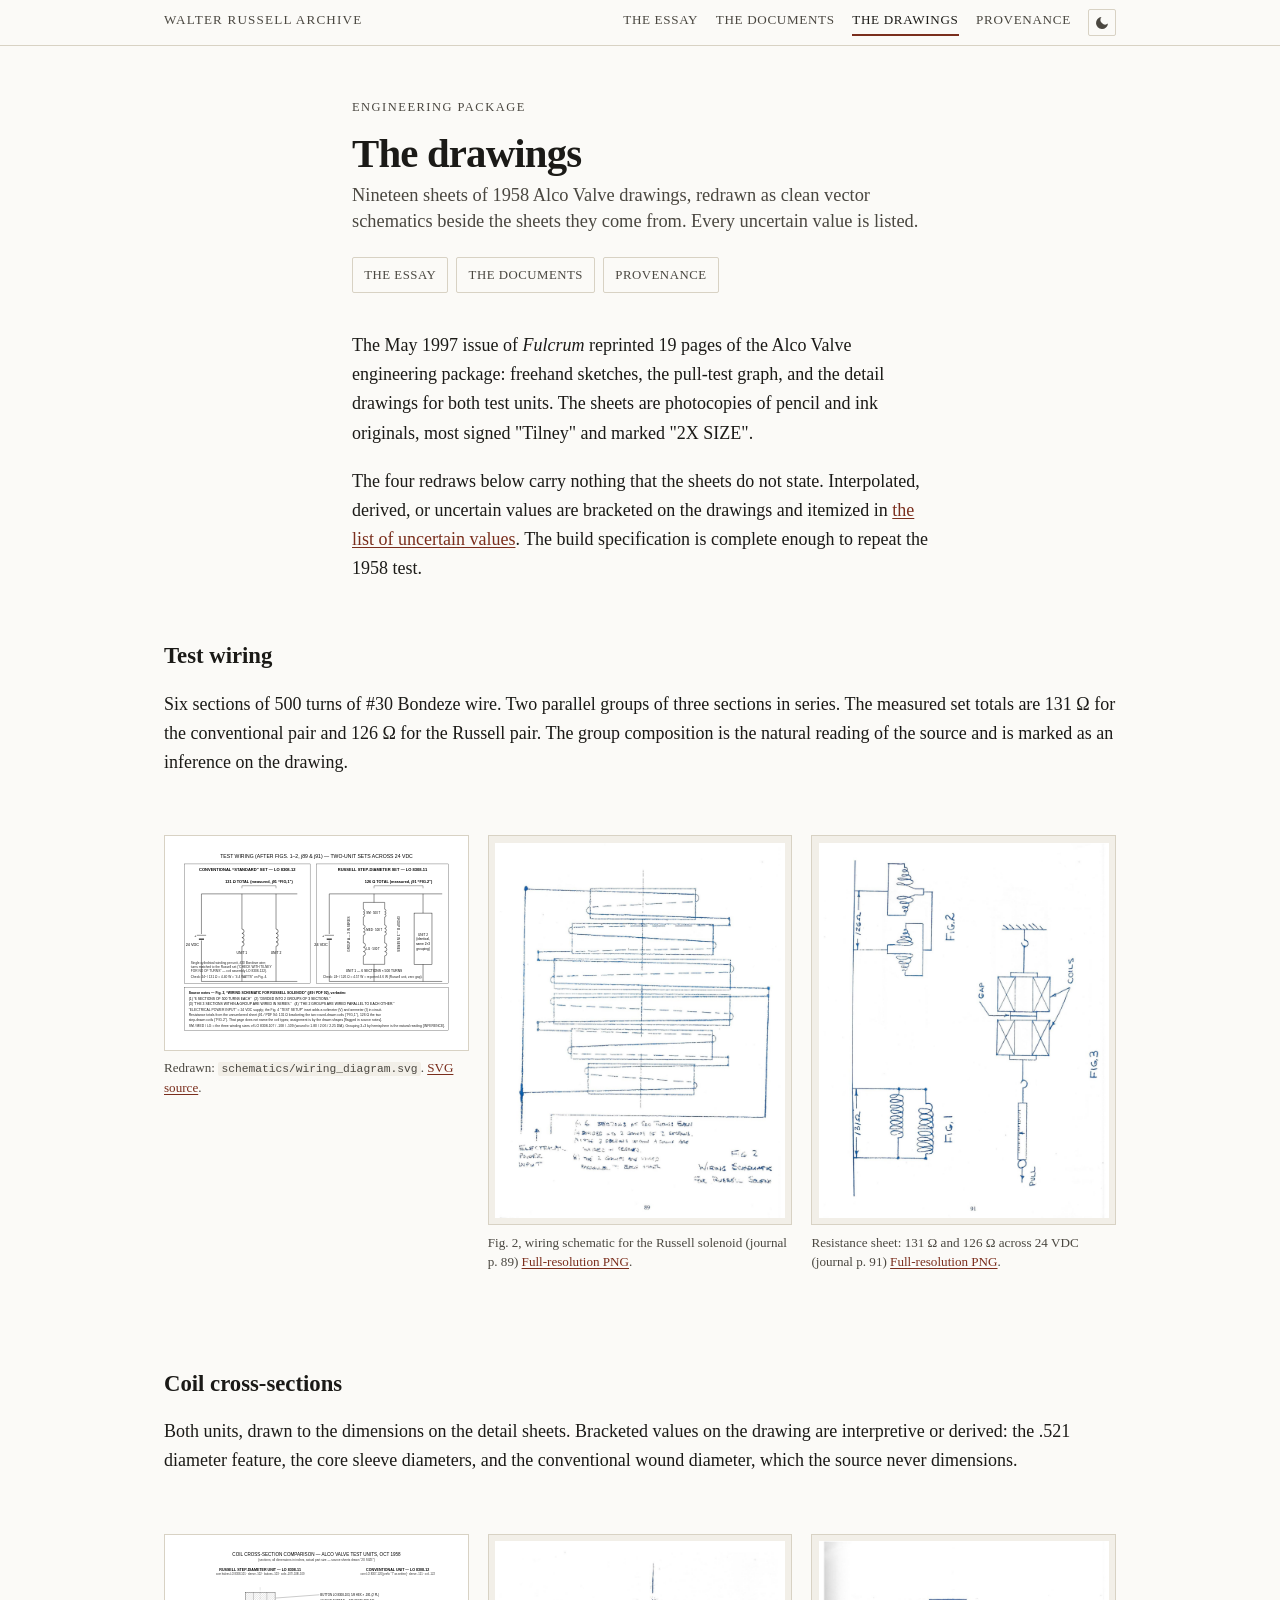
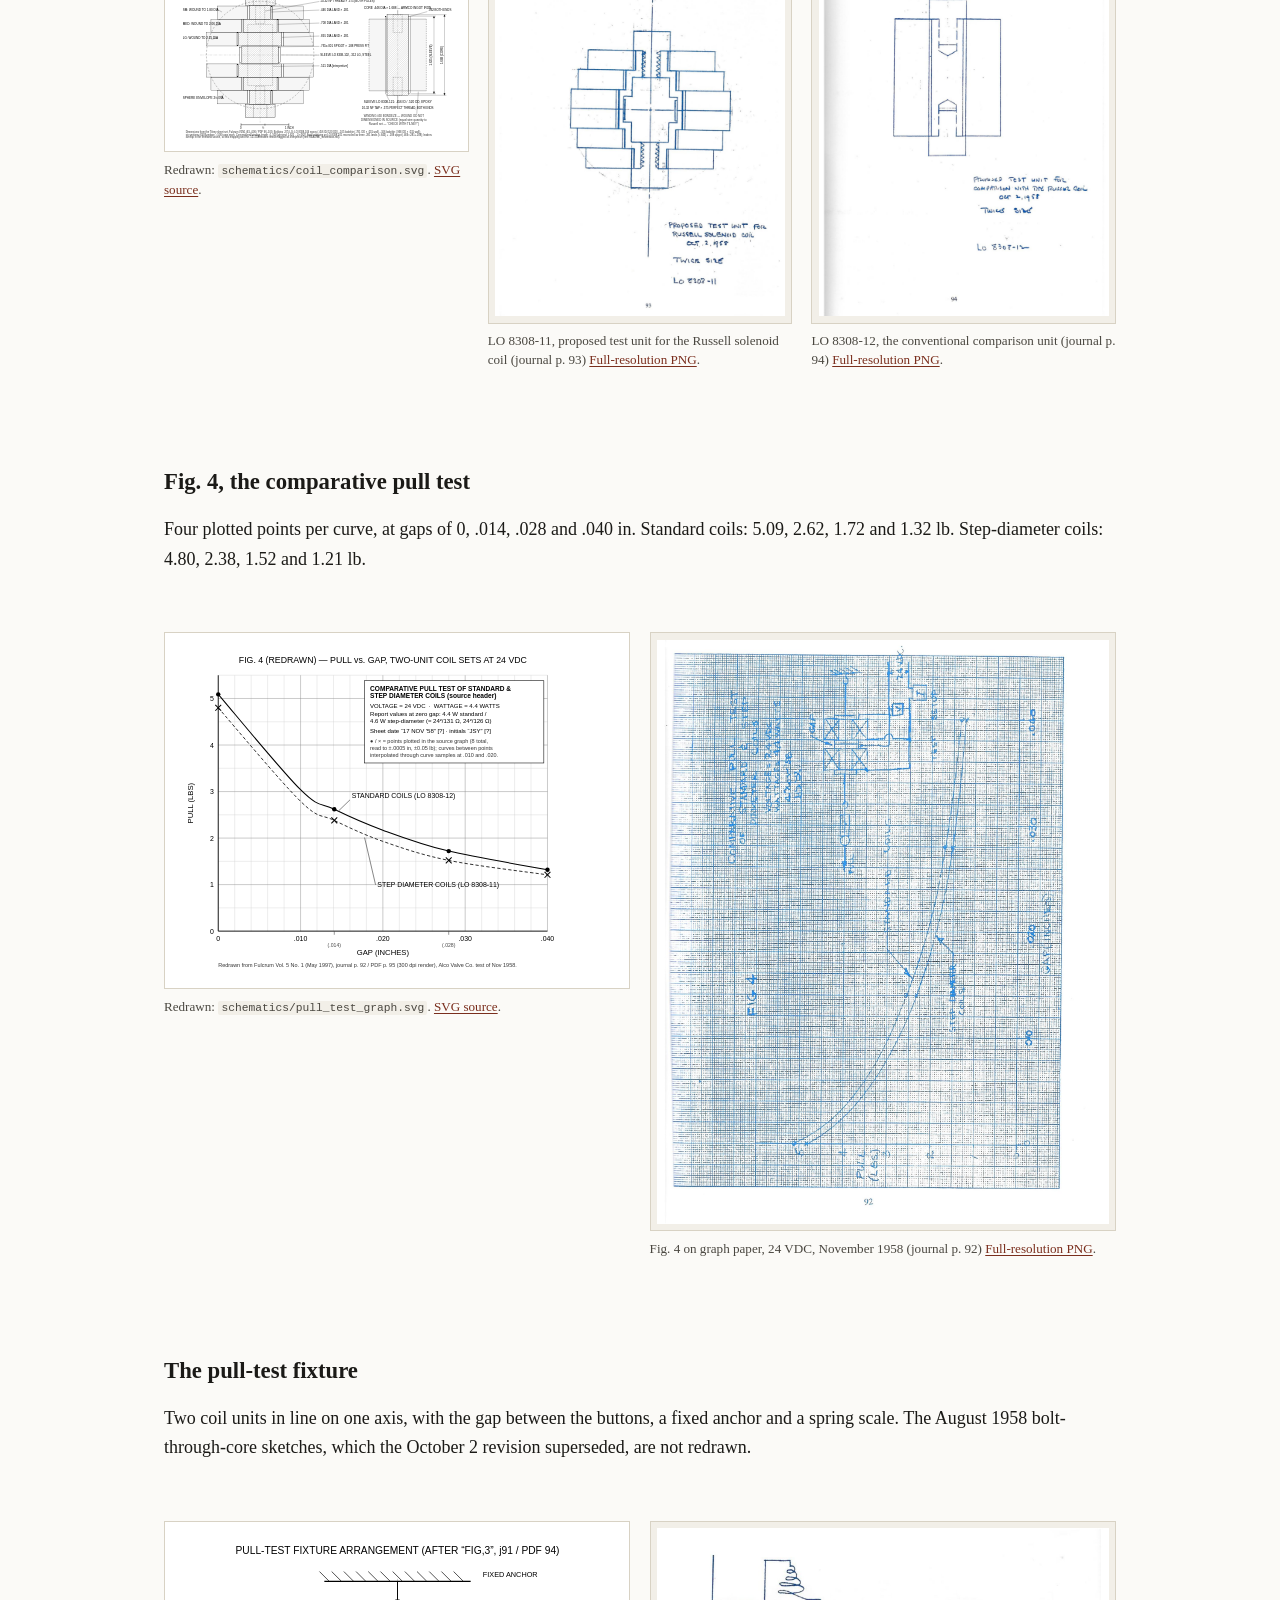
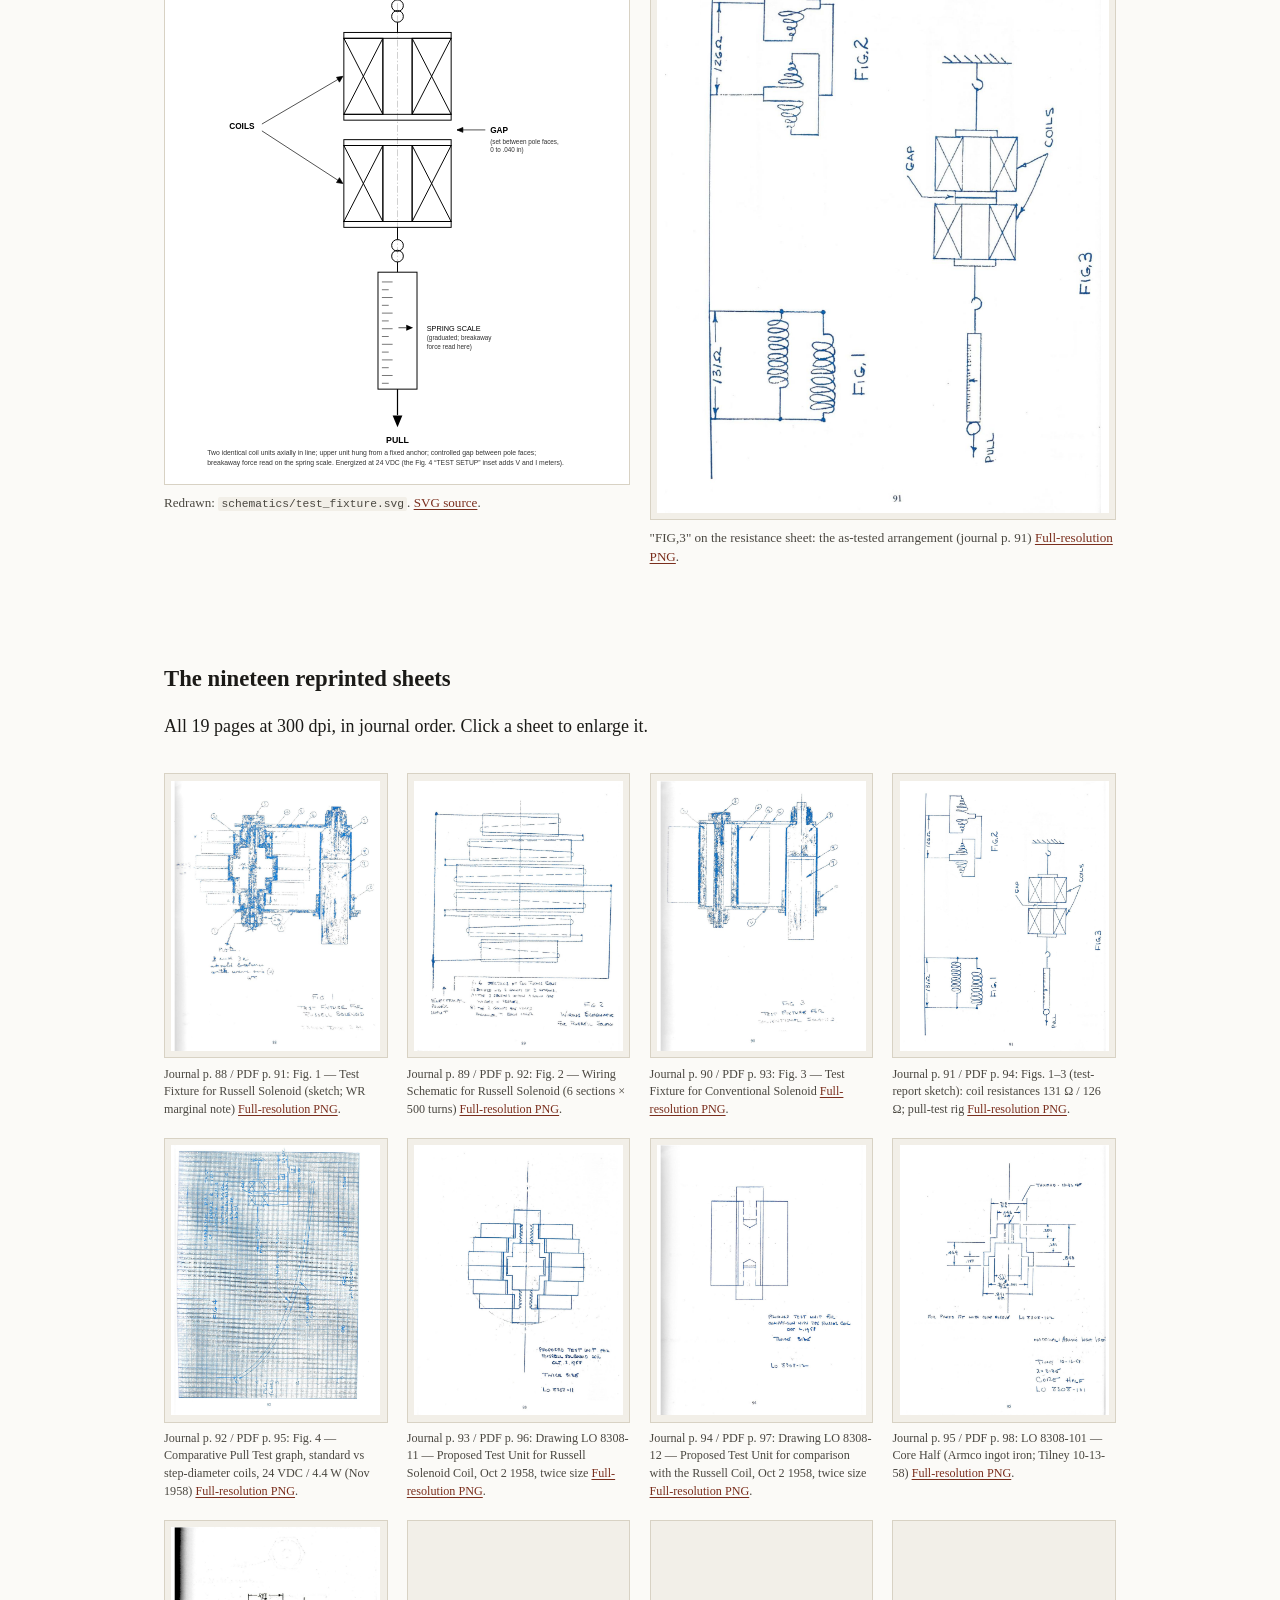
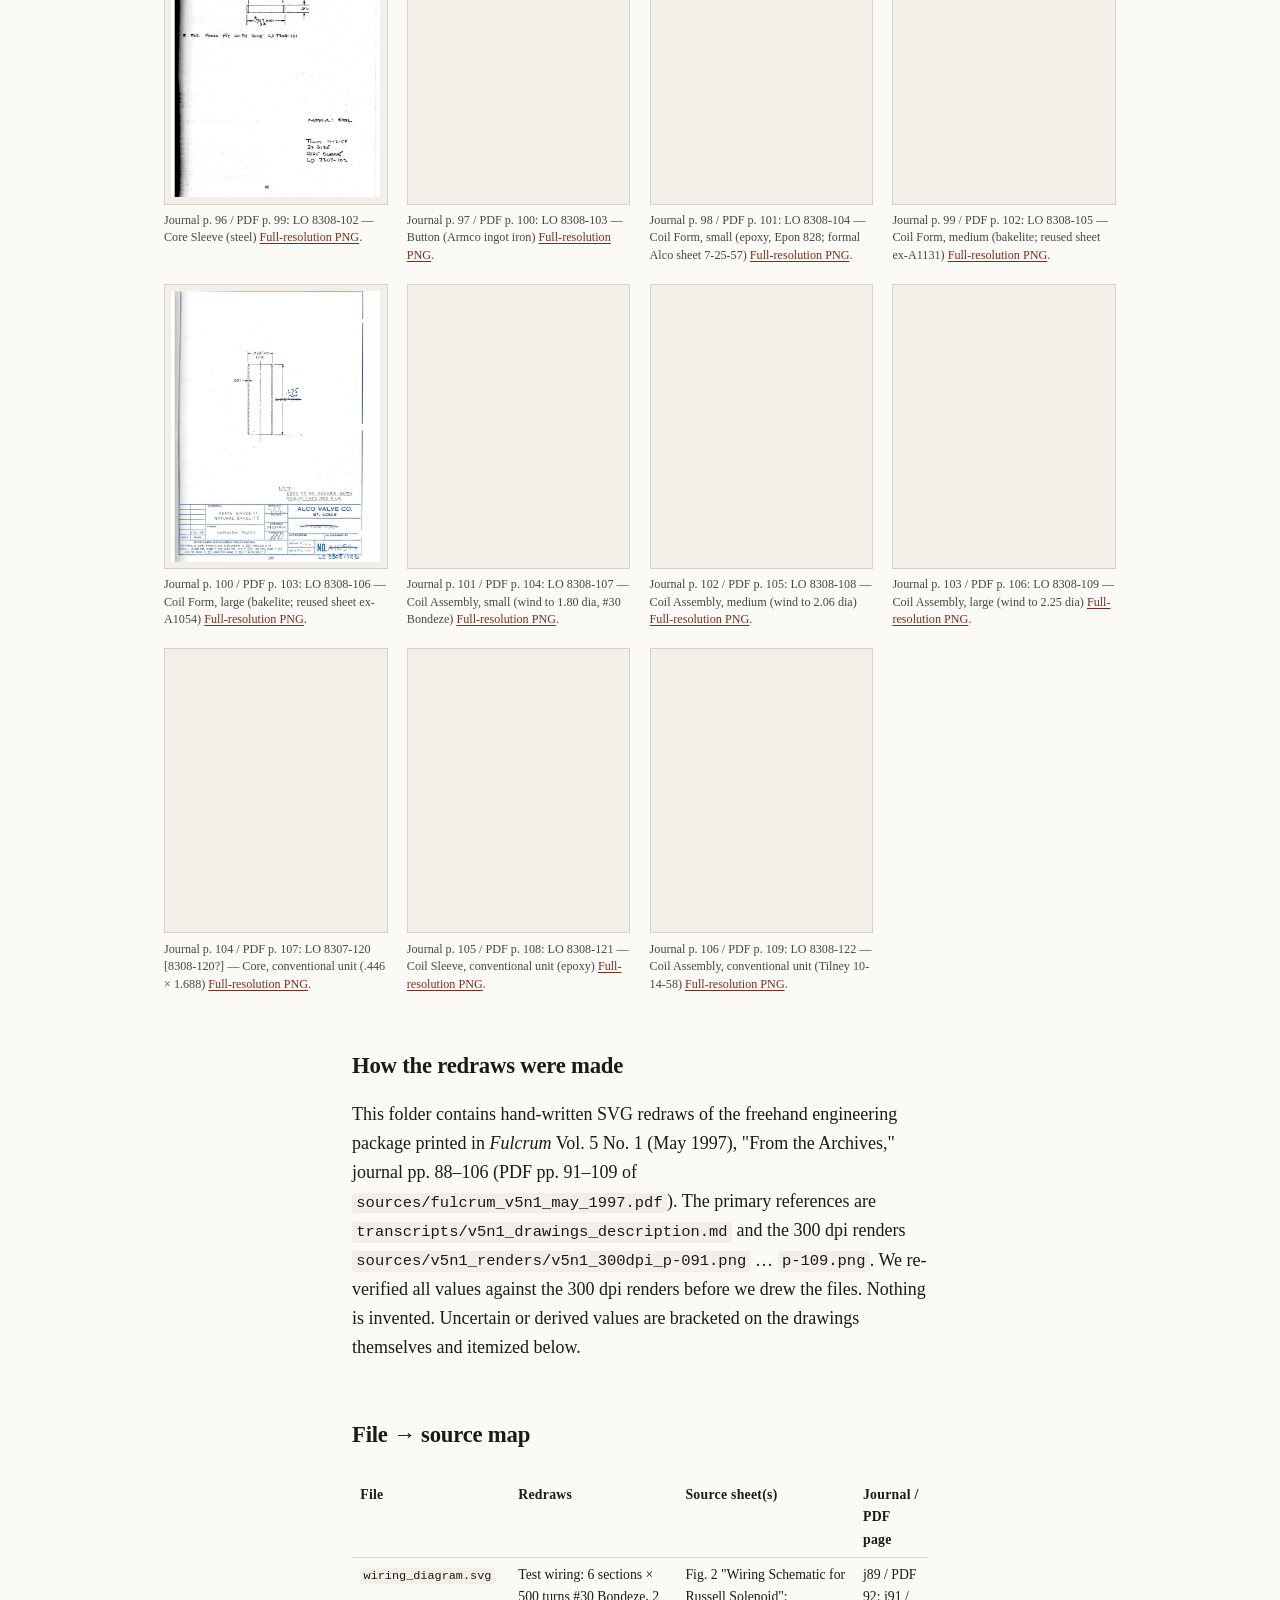
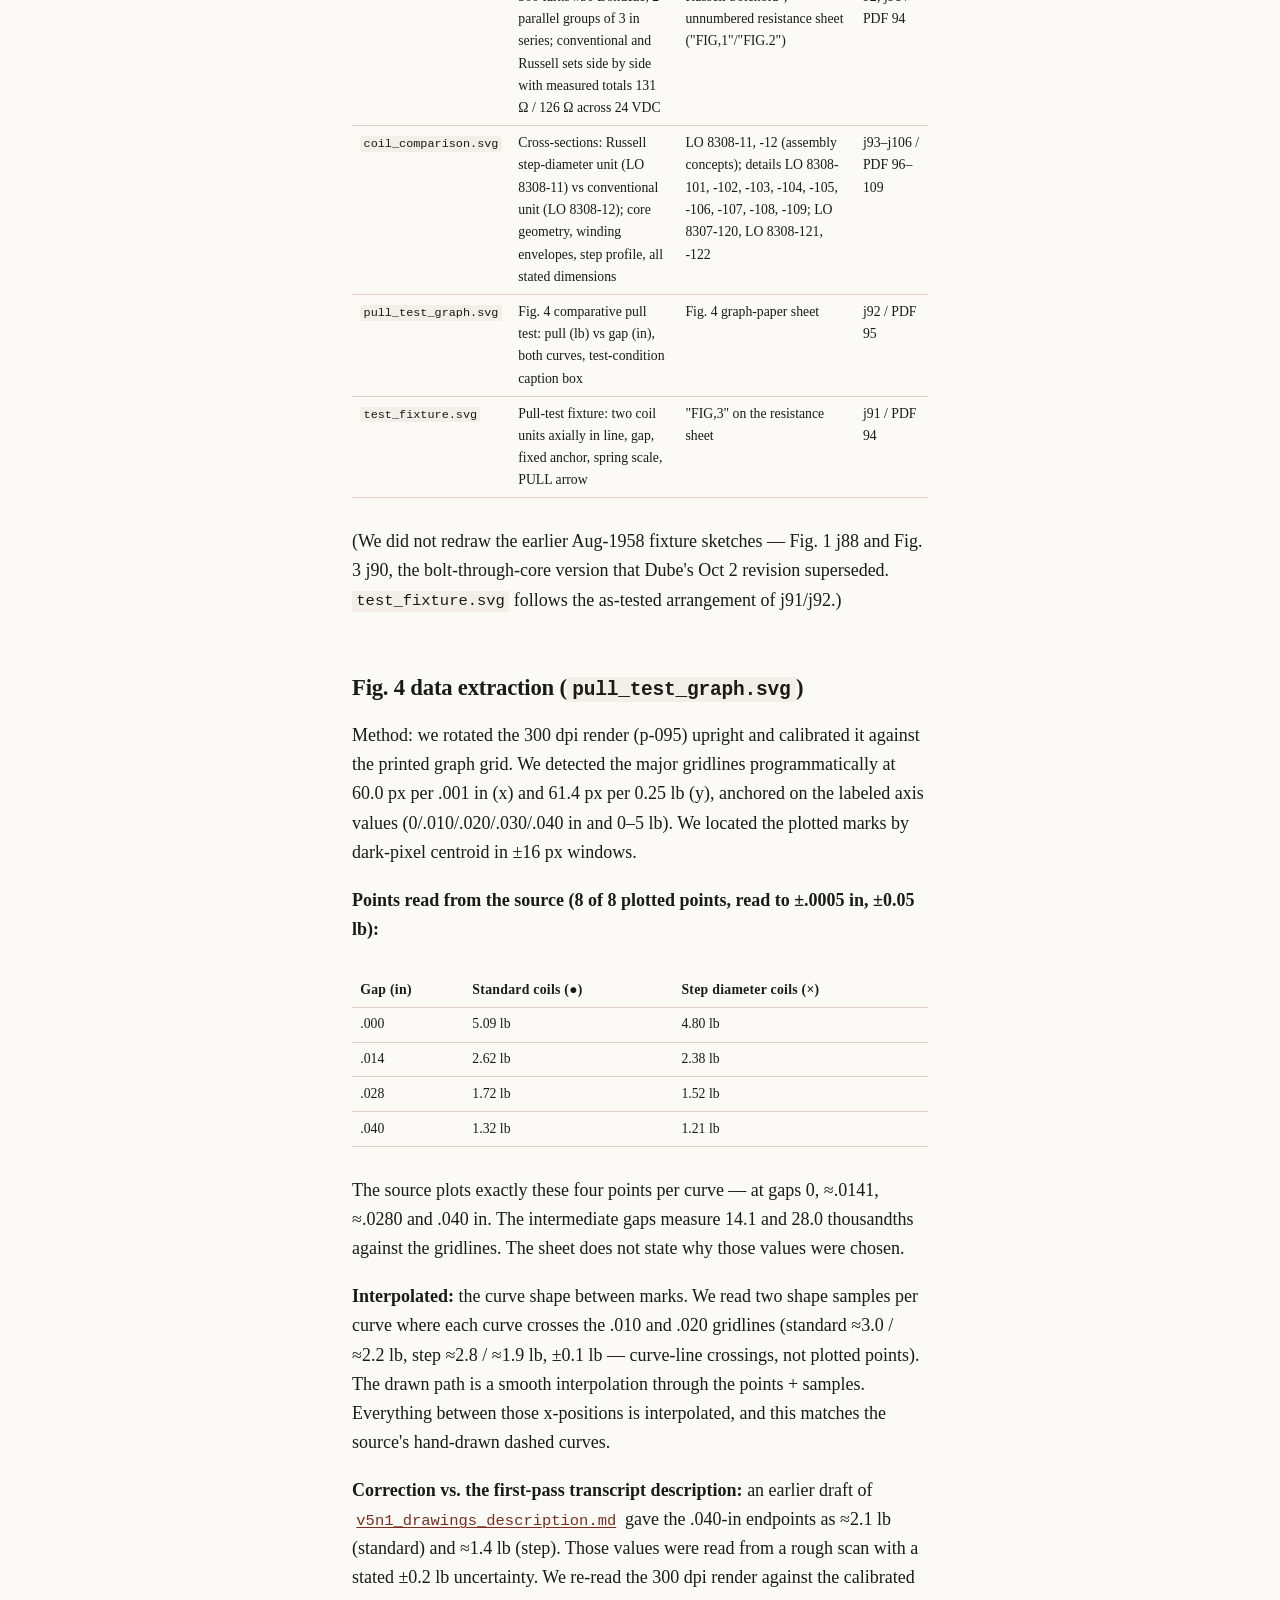
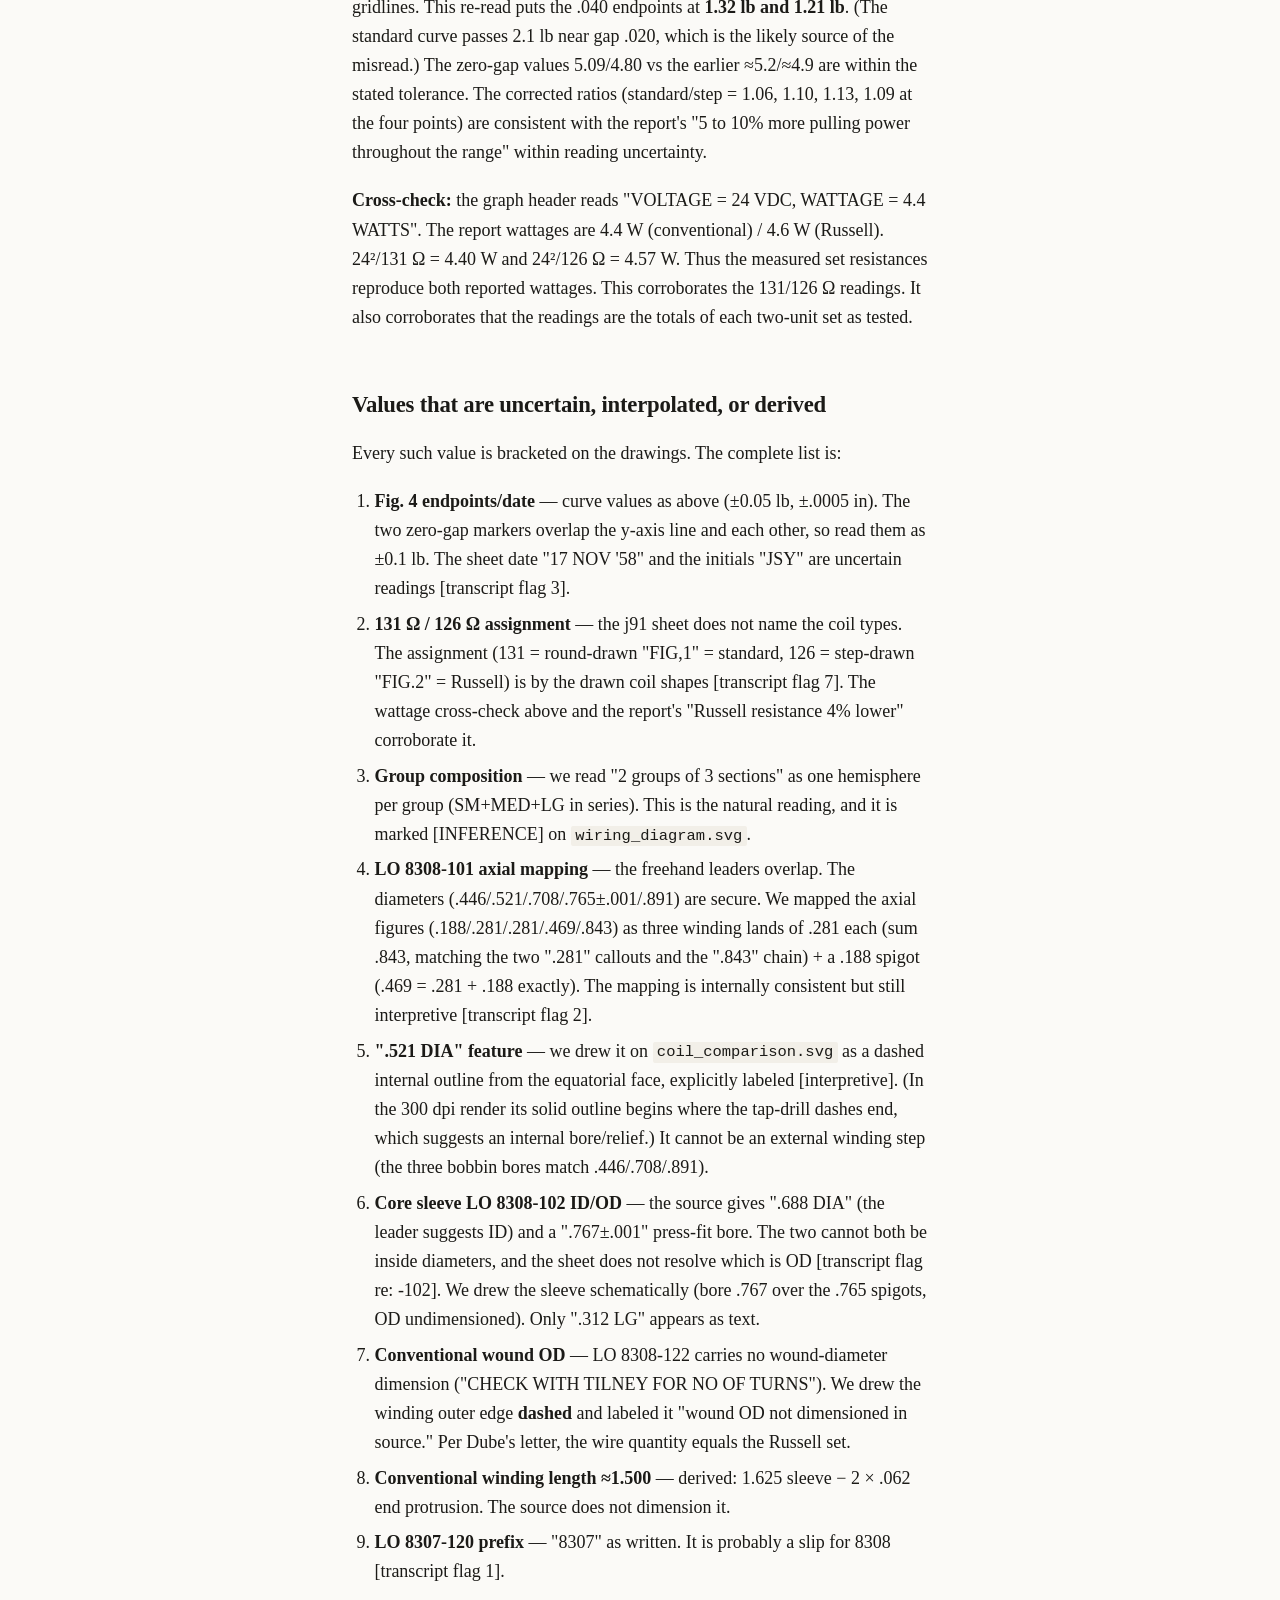
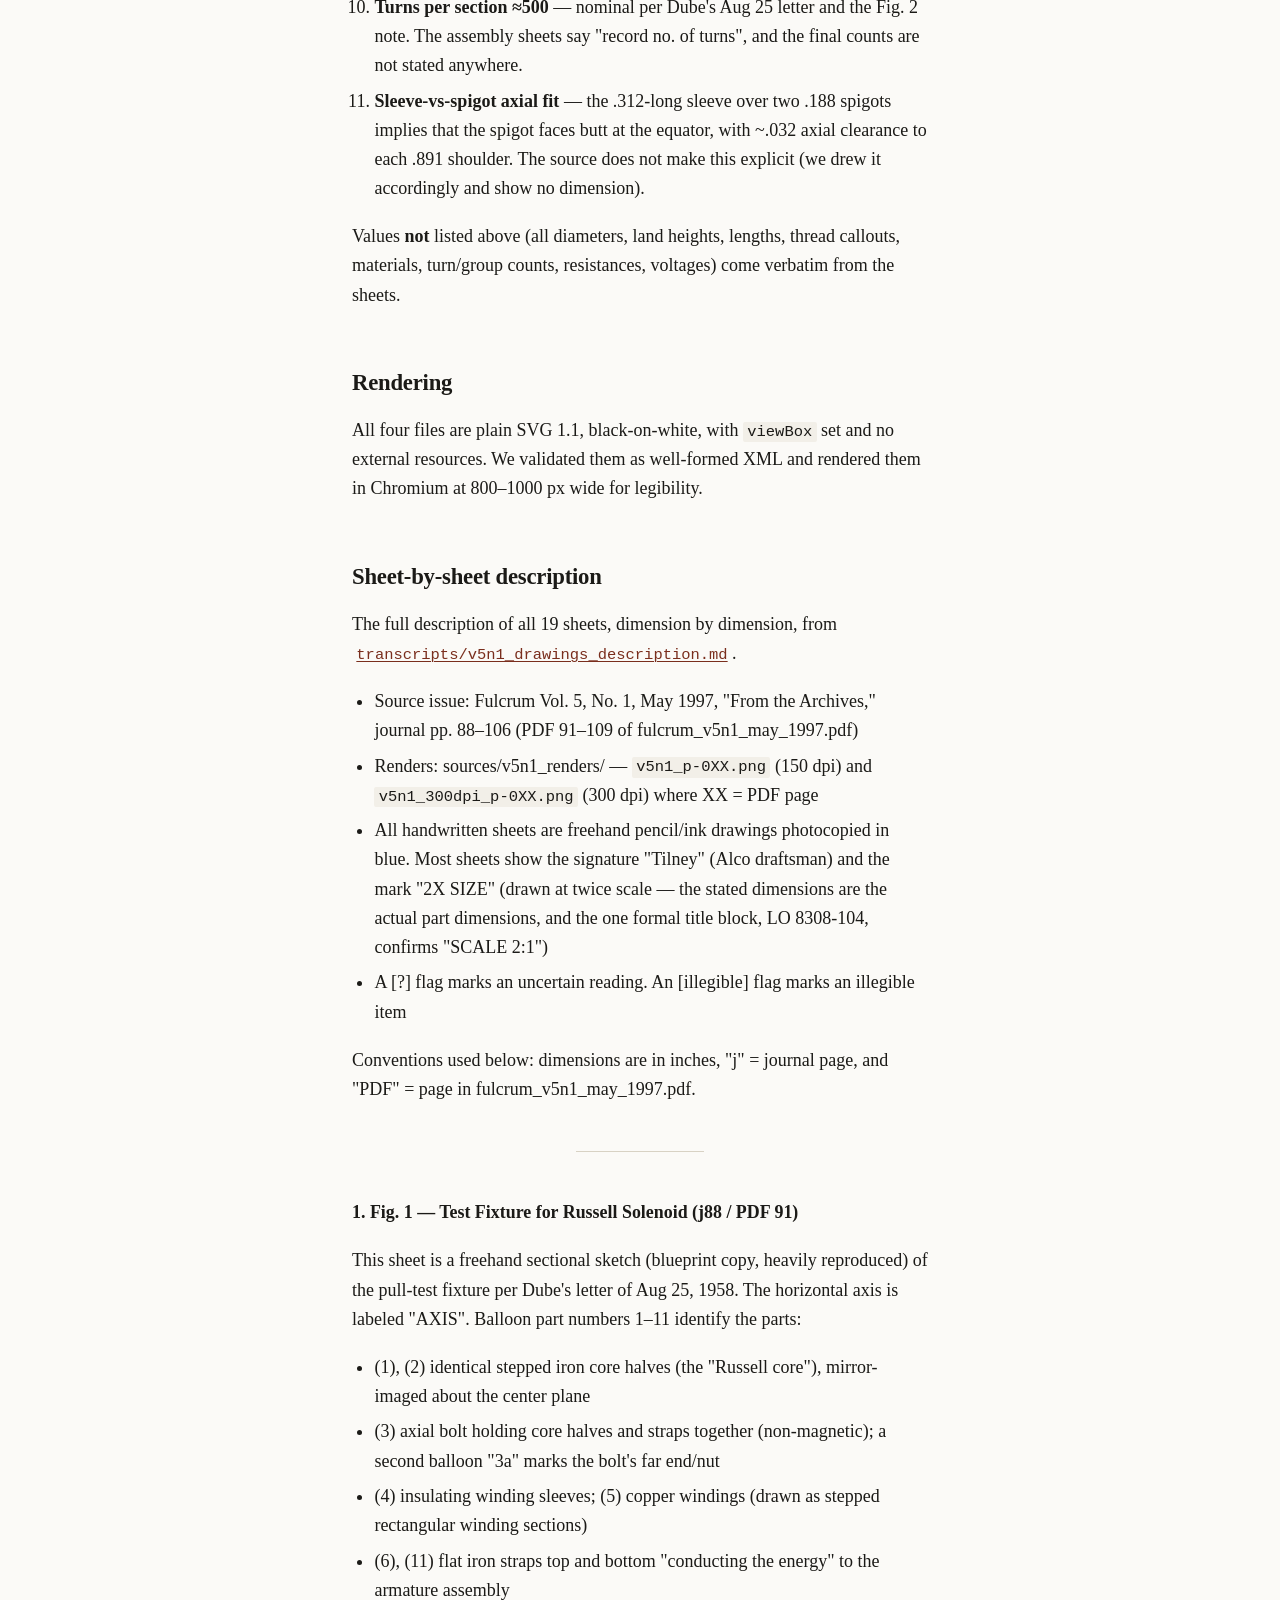
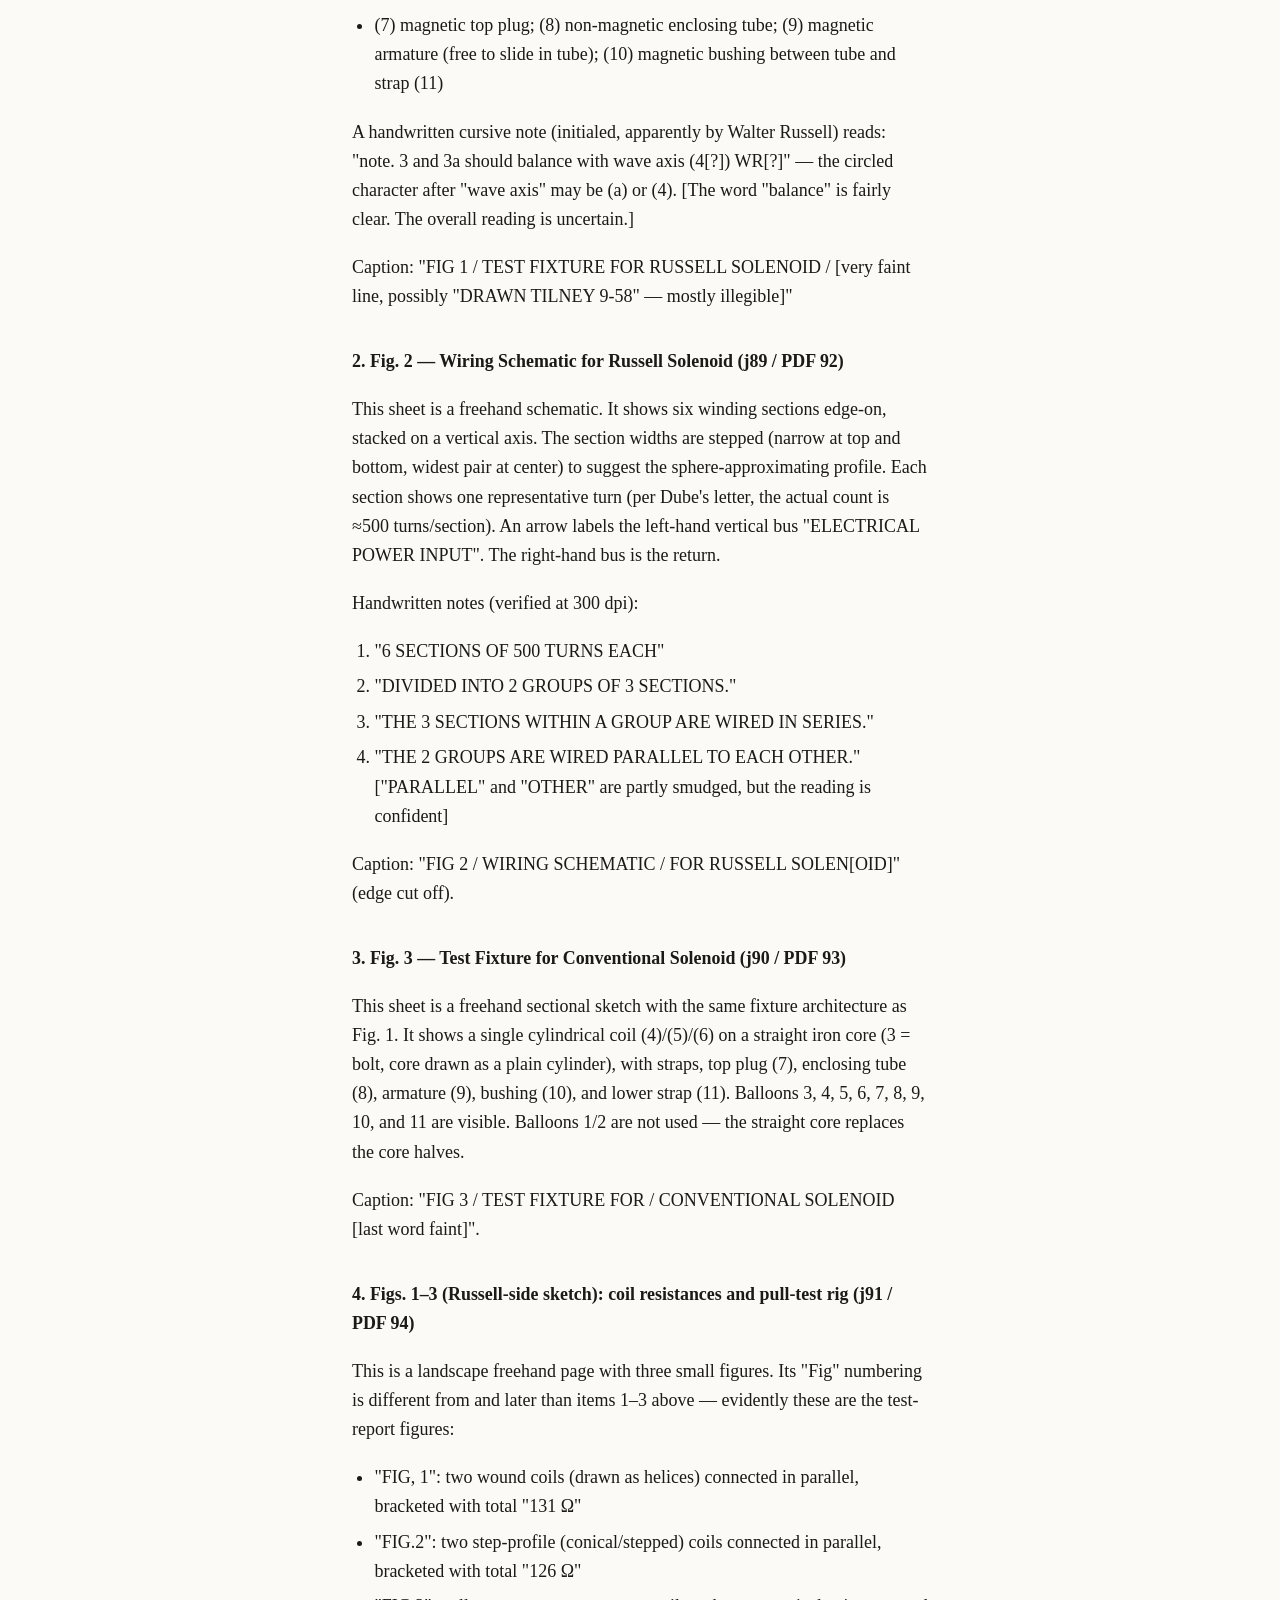
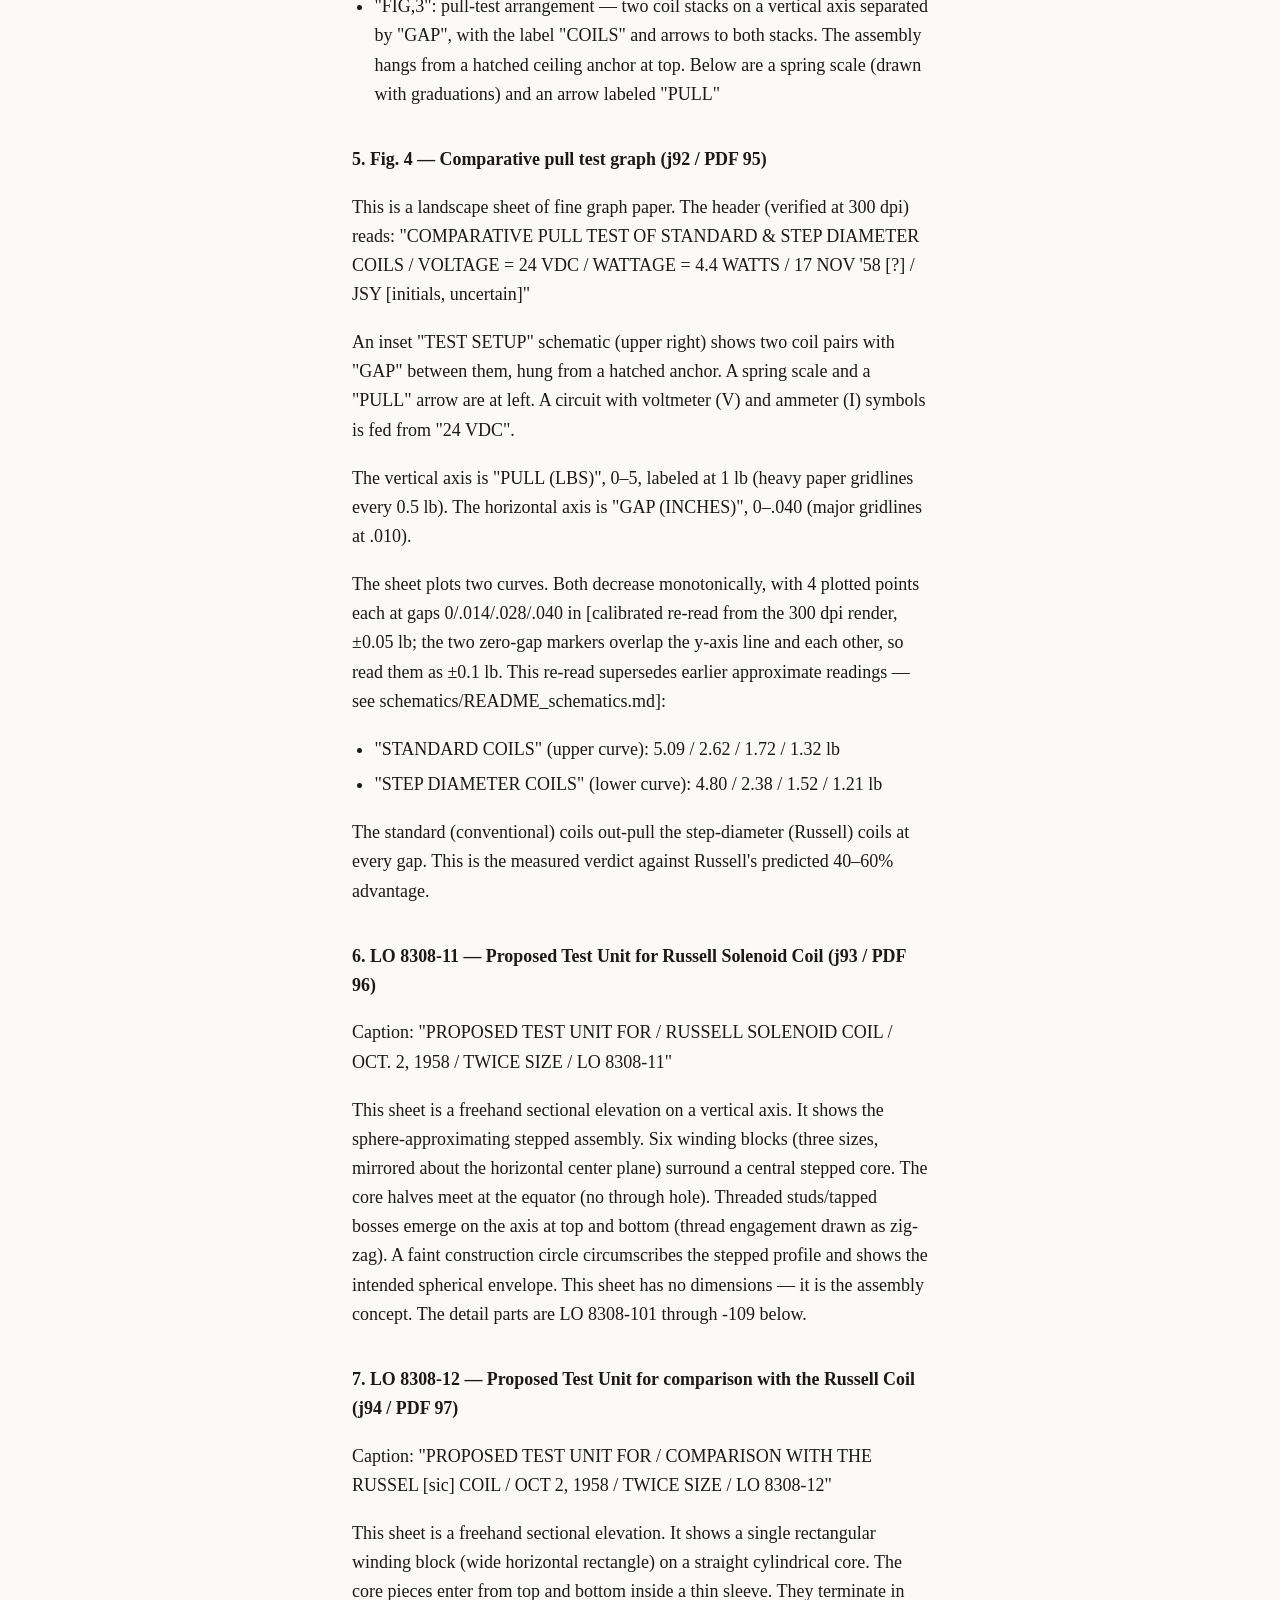
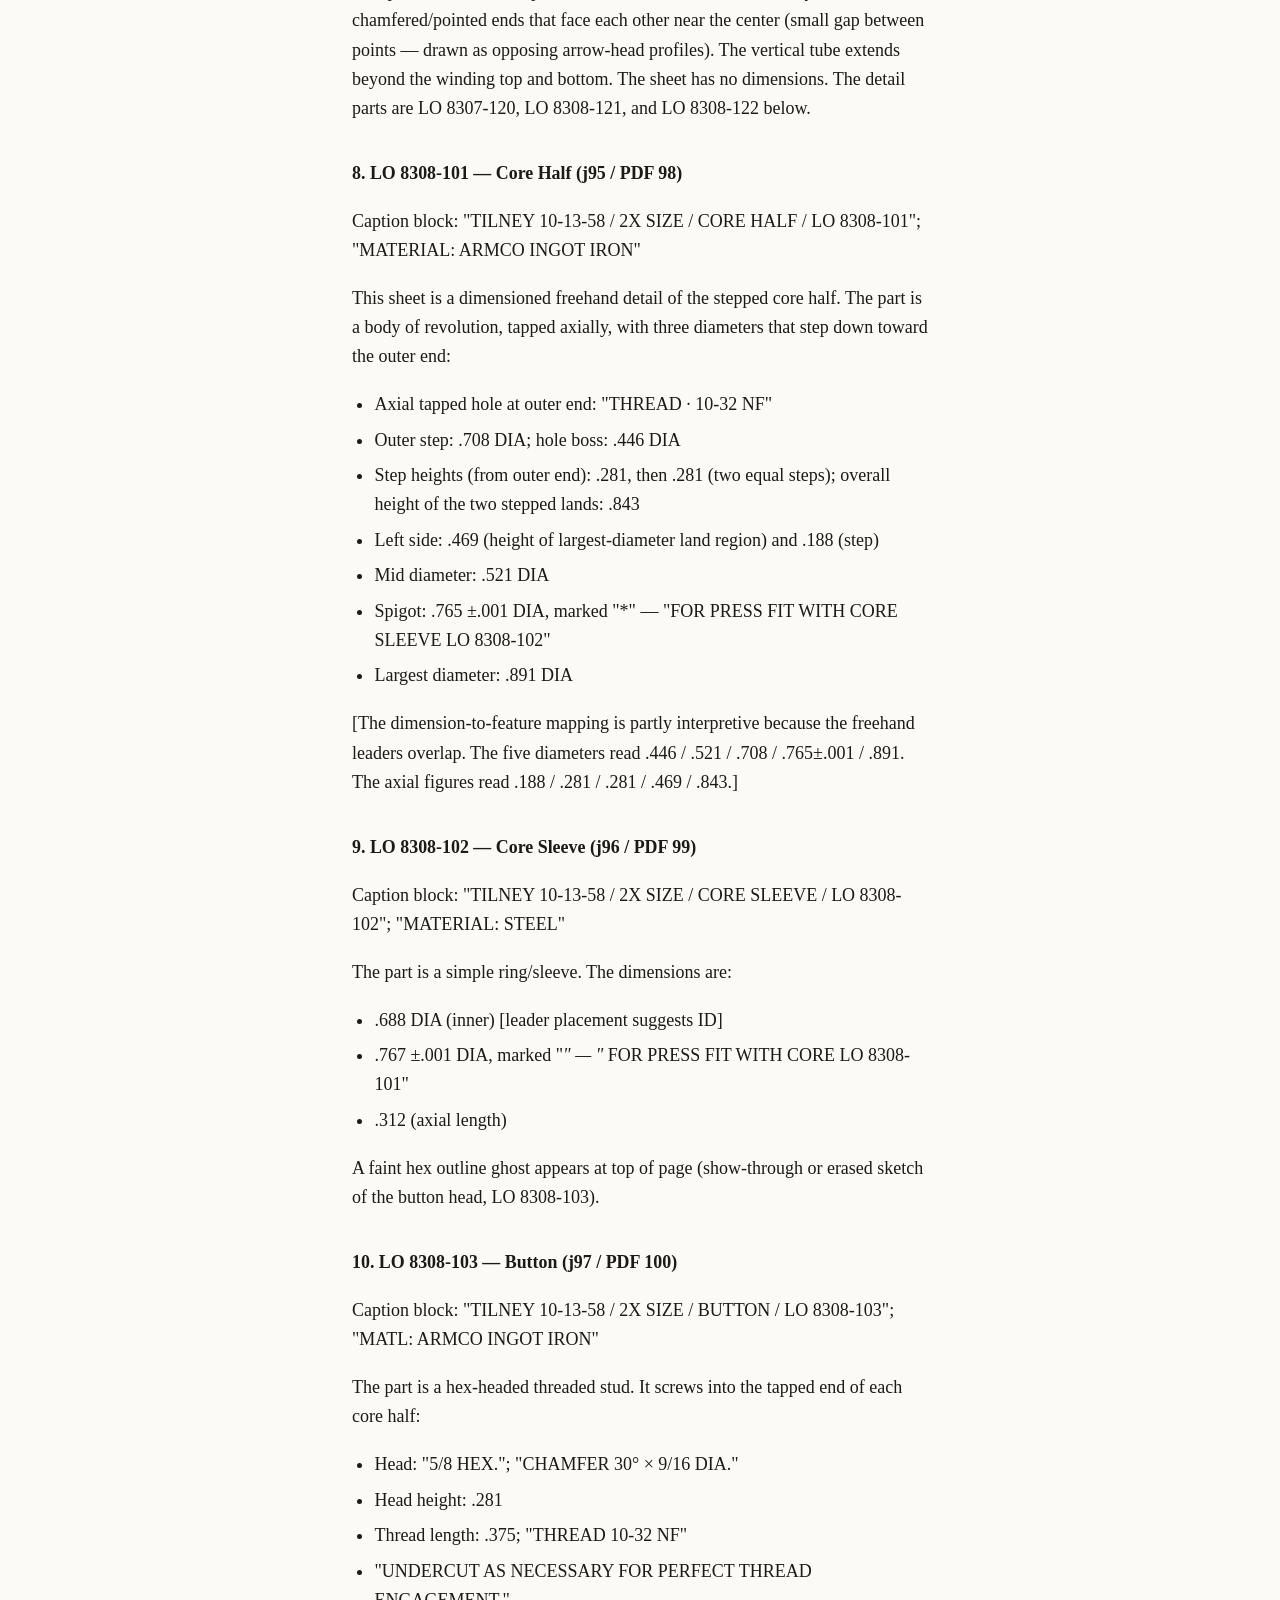
<file: docs/schematics.html>
<!doctype html>
<html lang="en">
<head>
<meta charset="utf-8">
<meta name="viewport" content="width=device-width, initial-scale=1">
<meta name="color-scheme" content="light dark">
<title>The drawings — 1958 Alco Valve coil-test package</title>
<meta name="description" content="The 19 reprinted 1958 Alco Valve engineering sheets for the Russell coil test, with clean vector redraws, the Fig. 4 data extraction, and every uncertain value listed.">
<link rel="canonical" href="https://dube.walterrussellarchive.org/schematics.html">
<meta property="og:type" content="article">
<meta property="og:title" content="The drawings — 1958 Alco Valve coil-test package">
<meta property="og:description" content="The 19 reprinted 1958 Alco Valve engineering sheets for the Russell coil test, with clean vector redraws, the Fig. 4 data extraction, and every uncertain value listed.">
<meta property="og:url" content="https://dube.walterrussellarchive.org/schematics.html">
<meta property="og:image" content="https://dube.walterrussellarchive.org/assets/og-card.png">
<meta property="og:image:width" content="1200">
<meta property="og:image:height" content="630">
<meta name="twitter:card" content="summary_large_image">
<link rel="stylesheet" href="assets/site.css">
<script>document.documentElement.classList.add("js");try{var t=localStorage.getItem("theme");if(t==="dark"||t==="light")document.documentElement.dataset.theme=t;}catch(e){}</script>
</head>
<body>
<header class="masthead">
  <div class="masthead-inner">
    <a class="wordmark" href="index.html">Walter Russell Archive</a>
    <nav>
      <a href="index.html">The essay</a>
      <a href="evidence.html">The documents</a>
      <a href="schematics.html" aria-current="page">The drawings</a>
      <a href="provenance.html">Provenance</a>
      <button class="theme-toggle" type="button" data-theme-toggle aria-pressed="false"
              aria-label="Switch to the dark theme" title="Switch to the dark theme">
        <svg class="icon icon-moon" viewBox="0 0 24 24" aria-hidden="true" focusable="false"><path d="M21 12.8A9 9 0 1 1 11.2 3a7 7 0 0 0 9.8 9.8z"/></svg>
        <svg class="icon icon-sun" viewBox="0 0 24 24" aria-hidden="true" focusable="false"><circle cx="12" cy="12" r="4.6"/><path d="M12 1.4v2.4M12 20.2v2.4M4.4 4.4l1.7 1.7M17.9 17.9l1.7 1.7M1.4 12h2.4M20.2 12h2.4M4.4 19.6l1.7-1.7M17.9 6.1l1.7-1.7"/></svg>
      </button>
    </nav>
  </div>
</header>
<main>
<div class="title-block">
  <p class="kicker">Engineering package</p>
  <h1>The drawings</h1>
  <p class="subtitle">Nineteen sheets of 1958 Alco Valve drawings, redrawn as clean vector schematics beside the sheets they come from. Every uncertain value is listed.</p>
  <div class="toolbar"><a href="index.html">The essay</a><a href="evidence.html">The documents</a><a href="provenance.html">Provenance</a></div>
</div>
<div class="prose">
<p>The May 1997 issue of <em>Fulcrum</em> reprinted 19 pages of the Alco Valve engineering package:
freehand sketches, the pull-test graph, and the detail drawings for both test units. The sheets are
photocopies of pencil and ink originals, most signed "Tilney" and marked "2X SIZE".</p>
<p>The four redraws below carry nothing that the sheets do not state. Interpolated, derived, or
uncertain values are bracketed on the drawings and itemized in
<a href="#values-that-are-uncertain-interpolated-or-derived">the list of uncertain values</a>.
The build specification is complete enough to repeat the 1958 test.</p>
</div>
<section class="prose-wide">
  <h2 id="test-wiring">Test wiring</h2>
  <p>Six sections of 500 turns of #30 Bondeze wire. Two parallel groups of three sections in series. The measured set totals are 131 &#937; for the conventional pair and 126 &#937; for the Russell pair. The group composition is the natural reading of the source and is marked as an inference on the drawing.</p>
  <div class="pair">
    <figure>
      <div class="svg-frame"><img src="schematics/wiring_diagram.svg" alt="Redrawn schematic: Test wiring." width="900" height="609" loading="lazy" decoding="async"></div>
      <figcaption>Redrawn: <code>schematics/wiring_diagram.svg</code>.
        <a href="https://github.com/walter-russell-archive/russell-coil-dube-verdict/blob/main/schematics/wiring_diagram.svg" rel="noopener">SVG source</a>.</figcaption>
    </figure>
<figure class="">
  <div class="scan-frame"><img src="scans/v5n1_300dpi_p-092.jpg" alt="Fig. 2, wiring schematic for the Russell solenoid (journal p. 89)" width="1500" height="1941" loading="lazy" decoding="async"></div>
  <figcaption>Fig. 2, wiring schematic for the Russell solenoid (journal p. 89) <a href="https://raw.githubusercontent.com/walter-russell-archive/russell-coil-dube-verdict/main/sources/v5n1_renders/v5n1_300dpi_p-092.png" rel="noopener">Full-resolution PNG</a>.</figcaption>
</figure>
<figure class="">
  <div class="scan-frame"><img src="scans/v5n1_300dpi_p-094.jpg" alt="Resistance sheet: 131 Ω and 126 Ω across 24 VDC (journal p. 91)" width="1500" height="1941" loading="lazy" decoding="async"></div>
  <figcaption>Resistance sheet: 131 &#937; and 126 &#937; across 24 VDC (journal p. 91) <a href="https://raw.githubusercontent.com/walter-russell-archive/russell-coil-dube-verdict/main/sources/v5n1_renders/v5n1_300dpi_p-094.png" rel="noopener">Full-resolution PNG</a>.</figcaption>
</figure>
  </div>
</section><section class="prose-wide">
  <h2 id="coil-cross-sections">Coil cross-sections</h2>
  <p>Both units, drawn to the dimensions on the detail sheets. Bracketed values on the drawing are interpretive or derived: the .521 diameter feature, the core sleeve diameters, and the conventional wound diameter, which the source never dimensions.</p>
  <div class="pair">
    <figure>
      <div class="svg-frame"><img src="schematics/coil_comparison.svg" alt="Redrawn schematic: Coil cross-sections." width="900" height="621" loading="lazy" decoding="async"></div>
      <figcaption>Redrawn: <code>schematics/coil_comparison.svg</code>.
        <a href="https://github.com/walter-russell-archive/russell-coil-dube-verdict/blob/main/schematics/coil_comparison.svg" rel="noopener">SVG source</a>.</figcaption>
    </figure>
<figure class="">
  <div class="scan-frame"><img src="scans/v5n1_300dpi_p-096.jpg" alt="LO 8308-11, proposed test unit for the Russell solenoid coil (journal p. 93)" width="1500" height="1941" loading="lazy" decoding="async"></div>
  <figcaption>LO 8308-11, proposed test unit for the Russell solenoid coil (journal p. 93) <a href="https://raw.githubusercontent.com/walter-russell-archive/russell-coil-dube-verdict/main/sources/v5n1_renders/v5n1_300dpi_p-096.png" rel="noopener">Full-resolution PNG</a>.</figcaption>
</figure>
<figure class="">
  <div class="scan-frame"><img src="scans/v5n1_300dpi_p-097.jpg" alt="LO 8308-12, the conventional comparison unit (journal p. 94)" width="1500" height="1941" loading="lazy" decoding="async"></div>
  <figcaption>LO 8308-12, the conventional comparison unit (journal p. 94) <a href="https://raw.githubusercontent.com/walter-russell-archive/russell-coil-dube-verdict/main/sources/v5n1_renders/v5n1_300dpi_p-097.png" rel="noopener">Full-resolution PNG</a>.</figcaption>
</figure>
  </div>
</section><section class="prose-wide">
  <h2 id="fig-4-the-comparative-pull-test">Fig. 4, the comparative pull test</h2>
  <p>Four plotted points per curve, at gaps of 0, .014, .028 and .040 in. Standard coils: 5.09, 2.62, 1.72 and 1.32 lb. Step-diameter coils: 4.80, 2.38, 1.52 and 1.21 lb.</p>
  <div class="pair">
    <figure>
      <div class="svg-frame"><img src="schematics/pull_test_graph.svg" alt="Redrawn schematic: Fig. 4, the comparative pull test." width="900" height="675" loading="lazy" decoding="async"></div>
      <figcaption>Redrawn: <code>schematics/pull_test_graph.svg</code>.
        <a href="https://github.com/walter-russell-archive/russell-coil-dube-verdict/blob/main/schematics/pull_test_graph.svg" rel="noopener">SVG source</a>.</figcaption>
    </figure>
<figure class="">
  <div class="scan-frame"><img src="scans/v5n1_300dpi_p-095.jpg" alt="Fig. 4 on graph paper, 24 VDC, November 1958 (journal p. 92)" width="1500" height="1941" loading="lazy" decoding="async"></div>
  <figcaption>Fig. 4 on graph paper, 24 VDC, November 1958 (journal p. 92) <a href="https://raw.githubusercontent.com/walter-russell-archive/russell-coil-dube-verdict/main/sources/v5n1_renders/v5n1_300dpi_p-095.png" rel="noopener">Full-resolution PNG</a>.</figcaption>
</figure>
  </div>
</section><section class="prose-wide">
  <h2 id="the-pull-test-fixture">The pull-test fixture</h2>
  <p>Two coil units in line on one axis, with the gap between the buttons, a fixed anchor and a spring scale. The August 1958 bolt-through-core sketches, which the October 2 revision superseded, are not redrawn.</p>
  <div class="pair">
    <figure>
      <div class="svg-frame"><img src="schematics/test_fixture.svg" alt="Redrawn schematic: The pull-test fixture." width="900" height="1100" loading="lazy" decoding="async"></div>
      <figcaption>Redrawn: <code>schematics/test_fixture.svg</code>.
        <a href="https://github.com/walter-russell-archive/russell-coil-dube-verdict/blob/main/schematics/test_fixture.svg" rel="noopener">SVG source</a>.</figcaption>
    </figure>
<figure class="">
  <div class="scan-frame"><img src="scans/v5n1_300dpi_p-094.jpg" alt="&quot;FIG,3&quot; on the resistance sheet: the as-tested arrangement (journal p. 91)" width="1500" height="1941" loading="lazy" decoding="async"></div>
  <figcaption>"FIG,3" on the resistance sheet: the as-tested arrangement (journal p. 91) <a href="https://raw.githubusercontent.com/walter-russell-archive/russell-coil-dube-verdict/main/sources/v5n1_renders/v5n1_300dpi_p-094.png" rel="noopener">Full-resolution PNG</a>.</figcaption>
</figure>
  </div>
</section>
<div class="prose-wide">
<h2 id="the-nineteen-sheets">The nineteen reprinted sheets</h2>
<p>All 19 pages at 300&nbsp;dpi, in journal order. Click a sheet to enlarge it.</p>
<div class="gallery">
<figure class="">
  <div class="scan-frame"><img src="scans/v5n1_300dpi_p-091.jpg" alt="Journal p. 88 / PDF p. 91: Fig. 1 — Test Fixture for Russell Solenoid (sketch; WR marginal note)" width="1500" height="1941" loading="lazy" decoding="async"></div>
  <figcaption>Journal p. 88 / PDF p. 91: Fig. 1 — Test Fixture for Russell Solenoid (sketch; WR marginal note) <a href="https://raw.githubusercontent.com/walter-russell-archive/russell-coil-dube-verdict/main/sources/v5n1_renders/v5n1_300dpi_p-091.png" rel="noopener">Full-resolution PNG</a>.</figcaption>
</figure>
<figure class="">
  <div class="scan-frame"><img src="scans/v5n1_300dpi_p-092.jpg" alt="Journal p. 89 / PDF p. 92: Fig. 2 — Wiring Schematic for Russell Solenoid (6 sections × 500 turns)" width="1500" height="1941" loading="lazy" decoding="async"></div>
  <figcaption>Journal p. 89 / PDF p. 92: Fig. 2 — Wiring Schematic for Russell Solenoid (6 sections × 500 turns) <a href="https://raw.githubusercontent.com/walter-russell-archive/russell-coil-dube-verdict/main/sources/v5n1_renders/v5n1_300dpi_p-092.png" rel="noopener">Full-resolution PNG</a>.</figcaption>
</figure>
<figure class="">
  <div class="scan-frame"><img src="scans/v5n1_300dpi_p-093.jpg" alt="Journal p. 90 / PDF p. 93: Fig. 3 — Test Fixture for Conventional Solenoid" width="1500" height="1941" loading="lazy" decoding="async"></div>
  <figcaption>Journal p. 90 / PDF p. 93: Fig. 3 — Test Fixture for Conventional Solenoid <a href="https://raw.githubusercontent.com/walter-russell-archive/russell-coil-dube-verdict/main/sources/v5n1_renders/v5n1_300dpi_p-093.png" rel="noopener">Full-resolution PNG</a>.</figcaption>
</figure>
<figure class="">
  <div class="scan-frame"><img src="scans/v5n1_300dpi_p-094.jpg" alt="Journal p. 91 / PDF p. 94: Figs. 1–3 (test-report sketch): coil resistances 131 Ω / 126 Ω; pull-test rig" width="1500" height="1941" loading="lazy" decoding="async"></div>
  <figcaption>Journal p. 91 / PDF p. 94: Figs. 1–3 (test-report sketch): coil resistances 131 Ω / 126 Ω; pull-test rig <a href="https://raw.githubusercontent.com/walter-russell-archive/russell-coil-dube-verdict/main/sources/v5n1_renders/v5n1_300dpi_p-094.png" rel="noopener">Full-resolution PNG</a>.</figcaption>
</figure>
<figure class="">
  <div class="scan-frame"><img src="scans/v5n1_300dpi_p-095.jpg" alt="Journal p. 92 / PDF p. 95: Fig. 4 — Comparative Pull Test graph, standard vs step-diameter coils, 24 VDC / 4.4 W (Nov 1958)" width="1500" height="1941" loading="lazy" decoding="async"></div>
  <figcaption>Journal p. 92 / PDF p. 95: Fig. 4 — Comparative Pull Test graph, standard vs step-diameter coils, 24 VDC / 4.4 W (Nov 1958) <a href="https://raw.githubusercontent.com/walter-russell-archive/russell-coil-dube-verdict/main/sources/v5n1_renders/v5n1_300dpi_p-095.png" rel="noopener">Full-resolution PNG</a>.</figcaption>
</figure>
<figure class="">
  <div class="scan-frame"><img src="scans/v5n1_300dpi_p-096.jpg" alt="Journal p. 93 / PDF p. 96: Drawing LO 8308-11 — Proposed Test Unit for Russell Solenoid Coil, Oct 2 1958, twice size" width="1500" height="1941" loading="lazy" decoding="async"></div>
  <figcaption>Journal p. 93 / PDF p. 96: Drawing LO 8308-11 — Proposed Test Unit for Russell Solenoid Coil, Oct 2 1958, twice size <a href="https://raw.githubusercontent.com/walter-russell-archive/russell-coil-dube-verdict/main/sources/v5n1_renders/v5n1_300dpi_p-096.png" rel="noopener">Full-resolution PNG</a>.</figcaption>
</figure>
<figure class="">
  <div class="scan-frame"><img src="scans/v5n1_300dpi_p-097.jpg" alt="Journal p. 94 / PDF p. 97: Drawing LO 8308-12 — Proposed Test Unit for comparison with the Russell Coil, Oct 2 1958, twice size" width="1500" height="1941" loading="lazy" decoding="async"></div>
  <figcaption>Journal p. 94 / PDF p. 97: Drawing LO 8308-12 — Proposed Test Unit for comparison with the Russell Coil, Oct 2 1958, twice size <a href="https://raw.githubusercontent.com/walter-russell-archive/russell-coil-dube-verdict/main/sources/v5n1_renders/v5n1_300dpi_p-097.png" rel="noopener">Full-resolution PNG</a>.</figcaption>
</figure>
<figure class="">
  <div class="scan-frame"><img src="scans/v5n1_300dpi_p-098.jpg" alt="Journal p. 95 / PDF p. 98: LO 8308-101 — Core Half (Armco ingot iron; Tilney 10-13-58)" width="1500" height="1941" loading="lazy" decoding="async"></div>
  <figcaption>Journal p. 95 / PDF p. 98: LO 8308-101 — Core Half (Armco ingot iron; Tilney 10-13-58) <a href="https://raw.githubusercontent.com/walter-russell-archive/russell-coil-dube-verdict/main/sources/v5n1_renders/v5n1_300dpi_p-098.png" rel="noopener">Full-resolution PNG</a>.</figcaption>
</figure>
<figure class="">
  <div class="scan-frame"><img src="scans/v5n1_300dpi_p-099.jpg" alt="Journal p. 96 / PDF p. 99: LO 8308-102 — Core Sleeve (steel)" width="1500" height="1941" loading="lazy" decoding="async"></div>
  <figcaption>Journal p. 96 / PDF p. 99: LO 8308-102 — Core Sleeve (steel) <a href="https://raw.githubusercontent.com/walter-russell-archive/russell-coil-dube-verdict/main/sources/v5n1_renders/v5n1_300dpi_p-099.png" rel="noopener">Full-resolution PNG</a>.</figcaption>
</figure>
<figure class="">
  <div class="scan-frame"><img src="scans/v5n1_300dpi_p-100.jpg" alt="Journal p. 97 / PDF p. 100: LO 8308-103 — Button (Armco ingot iron)" width="1500" height="1941" loading="lazy" decoding="async"></div>
  <figcaption>Journal p. 97 / PDF p. 100: LO 8308-103 — Button (Armco ingot iron) <a href="https://raw.githubusercontent.com/walter-russell-archive/russell-coil-dube-verdict/main/sources/v5n1_renders/v5n1_300dpi_p-100.png" rel="noopener">Full-resolution PNG</a>.</figcaption>
</figure>
<figure class="">
  <div class="scan-frame"><img src="scans/v5n1_300dpi_p-101.jpg" alt="Journal p. 98 / PDF p. 101: LO 8308-104 — Coil Form, small (epoxy, Epon 828; formal Alco sheet 7-25-57)" width="1500" height="1941" loading="lazy" decoding="async"></div>
  <figcaption>Journal p. 98 / PDF p. 101: LO 8308-104 — Coil Form, small (epoxy, Epon 828; formal Alco sheet 7-25-57) <a href="https://raw.githubusercontent.com/walter-russell-archive/russell-coil-dube-verdict/main/sources/v5n1_renders/v5n1_300dpi_p-101.png" rel="noopener">Full-resolution PNG</a>.</figcaption>
</figure>
<figure class="">
  <div class="scan-frame"><img src="scans/v5n1_300dpi_p-102.jpg" alt="Journal p. 99 / PDF p. 102: LO 8308-105 — Coil Form, medium (bakelite; reused sheet ex-A1131)" width="1500" height="1941" loading="lazy" decoding="async"></div>
  <figcaption>Journal p. 99 / PDF p. 102: LO 8308-105 — Coil Form, medium (bakelite; reused sheet ex-A1131) <a href="https://raw.githubusercontent.com/walter-russell-archive/russell-coil-dube-verdict/main/sources/v5n1_renders/v5n1_300dpi_p-102.png" rel="noopener">Full-resolution PNG</a>.</figcaption>
</figure>
<figure class="">
  <div class="scan-frame"><img src="scans/v5n1_300dpi_p-103.jpg" alt="Journal p. 100 / PDF p. 103: LO 8308-106 — Coil Form, large (bakelite; reused sheet ex-A1054)" width="1500" height="1941" loading="lazy" decoding="async"></div>
  <figcaption>Journal p. 100 / PDF p. 103: LO 8308-106 — Coil Form, large (bakelite; reused sheet ex-A1054) <a href="https://raw.githubusercontent.com/walter-russell-archive/russell-coil-dube-verdict/main/sources/v5n1_renders/v5n1_300dpi_p-103.png" rel="noopener">Full-resolution PNG</a>.</figcaption>
</figure>
<figure class="">
  <div class="scan-frame"><img src="scans/v5n1_300dpi_p-104.jpg" alt="Journal p. 101 / PDF p. 104: LO 8308-107 — Coil Assembly, small (wind to 1.80 dia, #30 Bondeze)" width="1500" height="1941" loading="lazy" decoding="async"></div>
  <figcaption>Journal p. 101 / PDF p. 104: LO 8308-107 — Coil Assembly, small (wind to 1.80 dia, #30 Bondeze) <a href="https://raw.githubusercontent.com/walter-russell-archive/russell-coil-dube-verdict/main/sources/v5n1_renders/v5n1_300dpi_p-104.png" rel="noopener">Full-resolution PNG</a>.</figcaption>
</figure>
<figure class="">
  <div class="scan-frame"><img src="scans/v5n1_300dpi_p-105.jpg" alt="Journal p. 102 / PDF p. 105: LO 8308-108 — Coil Assembly, medium (wind to 2.06 dia)" width="1500" height="1941" loading="lazy" decoding="async"></div>
  <figcaption>Journal p. 102 / PDF p. 105: LO 8308-108 — Coil Assembly, medium (wind to 2.06 dia) <a href="https://raw.githubusercontent.com/walter-russell-archive/russell-coil-dube-verdict/main/sources/v5n1_renders/v5n1_300dpi_p-105.png" rel="noopener">Full-resolution PNG</a>.</figcaption>
</figure>
<figure class="">
  <div class="scan-frame"><img src="scans/v5n1_300dpi_p-106.jpg" alt="Journal p. 103 / PDF p. 106: LO 8308-109 — Coil Assembly, large (wind to 2.25 dia)" width="1500" height="1941" loading="lazy" decoding="async"></div>
  <figcaption>Journal p. 103 / PDF p. 106: LO 8308-109 — Coil Assembly, large (wind to 2.25 dia) <a href="https://raw.githubusercontent.com/walter-russell-archive/russell-coil-dube-verdict/main/sources/v5n1_renders/v5n1_300dpi_p-106.png" rel="noopener">Full-resolution PNG</a>.</figcaption>
</figure>
<figure class="">
  <div class="scan-frame"><img src="scans/v5n1_300dpi_p-107.jpg" alt="Journal p. 104 / PDF p. 107: LO 8307-120 [8308-120?] — Core, conventional unit (.446 × 1.688)" width="1500" height="1941" loading="lazy" decoding="async"></div>
  <figcaption>Journal p. 104 / PDF p. 107: LO 8307-120 [8308-120?] — Core, conventional unit (.446 × 1.688) <a href="https://raw.githubusercontent.com/walter-russell-archive/russell-coil-dube-verdict/main/sources/v5n1_renders/v5n1_300dpi_p-107.png" rel="noopener">Full-resolution PNG</a>.</figcaption>
</figure>
<figure class="">
  <div class="scan-frame"><img src="scans/v5n1_300dpi_p-108.jpg" alt="Journal p. 105 / PDF p. 108: LO 8308-121 — Coil Sleeve, conventional unit (epoxy)" width="1500" height="1941" loading="lazy" decoding="async"></div>
  <figcaption>Journal p. 105 / PDF p. 108: LO 8308-121 — Coil Sleeve, conventional unit (epoxy) <a href="https://raw.githubusercontent.com/walter-russell-archive/russell-coil-dube-verdict/main/sources/v5n1_renders/v5n1_300dpi_p-108.png" rel="noopener">Full-resolution PNG</a>.</figcaption>
</figure>
<figure class="">
  <div class="scan-frame"><img src="scans/v5n1_300dpi_p-109.jpg" alt="Journal p. 106 / PDF p. 109: LO 8308-122 — Coil Assembly, conventional unit (Tilney 10-14-58)" width="1500" height="1941" loading="lazy" decoding="async"></div>
  <figcaption>Journal p. 106 / PDF p. 109: LO 8308-122 — Coil Assembly, conventional unit (Tilney 10-14-58) <a href="https://raw.githubusercontent.com/walter-russell-archive/russell-coil-dube-verdict/main/sources/v5n1_renders/v5n1_300dpi_p-109.png" rel="noopener">Full-resolution PNG</a>.</figcaption>
</figure>
</div>
</div>
<div class="prose">
<h2 id="how-the-redraws-were-made">How the redraws were made</h2>
<p>This folder contains hand-written SVG redraws of the freehand engineering package printed in <em>Fulcrum</em> Vol. 5 No. 1 (May 1997), "From the Archives," journal pp. 88–106 (PDF pp. 91–109 of <code>sources/fulcrum_v5n1_may_1997.pdf</code>). The primary references are <code>transcripts/v5n1_drawings_description.md</code> and the 300 dpi renders <code>sources/v5n1_renders/v5n1_300dpi_p-091.png</code> … <code>p-109.png</code>. We re-verified all values against the 300 dpi renders before we drew the files. Nothing is invented. Uncertain or derived values are bracketed on the drawings themselves and itemized below.</p>
<h2 id="file-source-map">File → source map</h2>
<div class="table-wrap"><table><thead><tr><th>File</th><th>Redraws</th><th>Source sheet(s)</th><th>Journal / PDF page</th></tr></thead><tbody><tr><td><code>wiring_diagram.svg</code></td><td>Test wiring: 6 sections × 500 turns #30 Bondeze, 2 parallel groups of 3 in series; conventional and Russell sets side by side with measured totals 131 Ω / 126 Ω across 24 VDC</td><td>Fig. 2 "Wiring Schematic for Russell Solenoid"; unnumbered resistance sheet ("FIG,1"/"FIG.2")</td><td>j89 / PDF 92; j91 / PDF 94</td></tr><tr><td><code>coil_comparison.svg</code></td><td>Cross-sections: Russell step-diameter unit (LO 8308-11) vs conventional unit (LO 8308-12); core geometry, winding envelopes, step profile, all stated dimensions</td><td>LO 8308-11, -12 (assembly concepts); details LO 8308-101, -102, -103, -104, -105, -106, -107, -108, -109; LO 8307-120, LO 8308-121, -122</td><td>j93–j106 / PDF 96–109</td></tr><tr><td><code>pull_test_graph.svg</code></td><td>Fig. 4 comparative pull test: pull (lb) vs gap (in), both curves, test-condition caption box</td><td>Fig. 4 graph-paper sheet</td><td>j92 / PDF 95</td></tr><tr><td><code>test_fixture.svg</code></td><td>Pull-test fixture: two coil units axially in line, gap, fixed anchor, spring scale, PULL arrow</td><td>"FIG,3" on the resistance sheet</td><td>j91 / PDF 94</td></tr></tbody></table></div>
<p>(We did not redraw the earlier Aug-1958 fixture sketches — Fig. 1 j88 and Fig. 3 j90, the bolt-through-core version that Dube's Oct 2 revision superseded. <code>test_fixture.svg</code> follows the as-tested arrangement of j91/j92.)</p>
<h2 id="reading-the-graph">Fig. 4 data extraction (<code>pull_test_graph.svg</code>)</h2>
<p>Method: we rotated the 300 dpi render (p-095) upright and calibrated it against the printed graph grid. We detected the major gridlines programmatically at 60.0 px per .001 in (x) and 61.4 px per 0.25 lb (y), anchored on the labeled axis values (0/.010/.020/.030/.040 in and 0–5 lb). We located the plotted marks by dark-pixel centroid in ±16 px windows.</p>
<p><strong>Points read from the source (8 of 8 plotted points, read to ±.0005 in, ±0.05 lb):</strong></p>
<div class="table-wrap"><table><thead><tr><th>Gap (in)</th><th>Standard coils (●)</th><th>Step diameter coils (×)</th></tr></thead><tbody><tr><td>.000</td><td>5.09 lb</td><td>4.80 lb</td></tr><tr><td>.014</td><td>2.62 lb</td><td>2.38 lb</td></tr><tr><td>.028</td><td>1.72 lb</td><td>1.52 lb</td></tr><tr><td>.040</td><td>1.32 lb</td><td>1.21 lb</td></tr></tbody></table></div>
<p>The source plots exactly these four points per curve — at gaps 0, ≈.0141, ≈.0280 and .040 in. The intermediate gaps measure 14.1 and 28.0 thousandths against the gridlines. The sheet does not state why those values were chosen.</p>
<p><strong>Interpolated:</strong> the curve shape between marks. We read two shape samples per curve where each curve crosses the .010 and .020 gridlines (standard ≈3.0 / ≈2.2 lb, step ≈2.8 / ≈1.9 lb, ±0.1 lb — curve-line crossings, not plotted points). The drawn path is a smooth interpolation through the points + samples. Everything between those x-positions is interpolated, and this matches the source's hand-drawn dashed curves.</p>
<p><strong>Correction vs. the first-pass transcript description:</strong> an earlier draft of <a href="schematics.html#the-nineteen-sheets"><code>v5n1_drawings_description.md</code></a> gave the .040-in endpoints as ≈2.1 lb (standard) and ≈1.4 lb (step). Those values were read from a rough scan with a stated ±0.2 lb uncertainty. We re-read the 300 dpi render against the calibrated gridlines. This re-read puts the .040 endpoints at <strong>1.32 lb and 1.21 lb</strong>. (The standard curve passes 2.1 lb near gap .020, which is the likely source of the misread.) The zero-gap values 5.09/4.80 vs the earlier ≈5.2/≈4.9 are within the stated tolerance. The corrected ratios (standard/step = 1.06, 1.10, 1.13, 1.09 at the four points) are consistent with the report's "5 to 10% more pulling power throughout the range" within reading uncertainty.</p>
<p><strong>Cross-check:</strong> the graph header reads "VOLTAGE = 24 VDC, WATTAGE = 4.4 WATTS". The report wattages are 4.4 W (conventional) / 4.6 W (Russell). 24²/131 Ω = 4.40 W and 24²/126 Ω = 4.57 W. Thus the measured set resistances reproduce both reported wattages. This corroborates the 131/126 Ω readings. It also corroborates that the readings are the totals of each two-unit set as tested.</p>
<h2 id="values-that-are-uncertain-interpolated-or-derived">Values that are uncertain, interpolated, or derived</h2>
<p>Every such value is bracketed on the drawings. The complete list is:</p>
<ol><li><strong>Fig. 4 endpoints/date</strong> — curve values as above (±0.05 lb, ±.0005 in). The two zero-gap markers overlap the y-axis line and each other, so read them as ±0.1 lb. The sheet date "17 NOV '58" and the initials "JSY" are uncertain readings [transcript flag 3].</li><li><strong>131 Ω / 126 Ω assignment</strong> — the j91 sheet does not name the coil types. The assignment (131 = round-drawn "FIG,1" = standard, 126 = step-drawn "FIG.2" = Russell) is by the drawn coil shapes [transcript flag 7]. The wattage cross-check above and the report's "Russell resistance 4% lower" corroborate it.</li><li><strong>Group composition</strong> — we read "2 groups of 3 sections" as one hemisphere per group (SM+MED+LG in series). This is the natural reading, and it is marked [INFERENCE] on <code>wiring_diagram.svg</code>.</li><li><strong>LO 8308-101 axial mapping</strong> — the freehand leaders overlap. The diameters (.446/.521/.708/.765±.001/.891) are secure. We mapped the axial figures (.188/.281/.281/.469/.843) as three winding lands of .281 each (sum .843, matching the two ".281" callouts and the ".843" chain) + a .188 spigot (.469 = .281 + .188 exactly). The mapping is internally consistent but still interpretive [transcript flag 2].</li><li><strong>".521 DIA" feature</strong> — we drew it on <code>coil_comparison.svg</code> as a dashed internal outline from the equatorial face, explicitly labeled [interpretive]. (In the 300 dpi render its solid outline begins where the tap-drill dashes end, which suggests an internal bore/relief.) It cannot be an external winding step (the three bobbin bores match .446/.708/.891).</li><li><strong>Core sleeve LO 8308-102 ID/OD</strong> — the source gives ".688 DIA" (the leader suggests ID) and a ".767±.001" press-fit bore. The two cannot both be inside diameters, and the sheet does not resolve which is OD [transcript flag re: -102]. We drew the sleeve schematically (bore .767 over the .765 spigots, OD undimensioned). Only ".312 LG" appears as text.</li><li><strong>Conventional wound OD</strong> — LO 8308-122 carries no wound-diameter dimension ("CHECK WITH TILNEY FOR NO OF TURNS"). We drew the winding outer edge <strong>dashed</strong> and labeled it "wound OD not dimensioned in source." Per Dube's letter, the wire quantity equals the Russell set.</li><li><strong>Conventional winding length ≈1.500</strong> — derived: 1.625 sleeve − 2 × .062 end protrusion. The source does not dimension it.</li><li><strong>LO 8307-120 prefix</strong> — "8307" as written. It is probably a slip for 8308 [transcript flag 1].</li><li><strong>Turns per section ≈500</strong> — nominal per Dube's Aug 25 letter and the Fig. 2 note. The assembly sheets say "record no. of turns", and the final counts are not stated anywhere.</li><li><strong>Sleeve-vs-spigot axial fit</strong> — the .312-long sleeve over two .188 spigots implies that the spigot faces butt at the equator, with ~.032 axial clearance to each .891 shoulder. The source does not make this explicit (we drew it accordingly and show no dimension).</li></ol>
<p>Values <strong>not</strong> listed above (all diameters, land heights, lengths, thread callouts, materials, turn/group counts, resistances, voltages) come verbatim from the sheets.</p>
<h2 id="rendering">Rendering</h2>
<p>All four files are plain SVG 1.1, black-on-white, with <code>viewBox</code> set and no external resources. We validated them as well-formed XML and rendered them in Chromium at 800–1000 px wide for legibility.</p>
</div>
<div class="prose">
<h2 id="sheet-by-sheet">Sheet-by-sheet description</h2>
<p>The full description of all 19 sheets, dimension by dimension, from
<a href="https://github.com/walter-russell-archive/russell-coil-dube-verdict/blob/main/transcripts/v5n1_drawings_description.md" rel="noopener"><code>transcripts/v5n1_drawings_description.md</code></a>.</p>
<ul><li>Source issue: Fulcrum Vol. 5, No. 1, May 1997, "From the Archives," journal pp. 88–106 (PDF 91–109 of fulcrum_v5n1_may_1997.pdf)</li><li>Renders: sources/v5n1_renders/ — <code>v5n1_p-0XX.png</code> (150 dpi) and <code>v5n1_300dpi_p-0XX.png</code> (300 dpi) where XX = PDF page</li><li>All handwritten sheets are freehand pencil/ink drawings photocopied in blue. Most sheets show the signature "Tilney" (Alco draftsman) and the mark "2X SIZE" (drawn at twice scale — the stated dimensions are the actual part dimensions, and the one formal title block, LO 8308-104, confirms "SCALE 2:1")</li><li>A [?] flag marks an uncertain reading. An [illegible] flag marks an illegible item</li></ul>
<p>Conventions used below: dimensions are in inches, "j" = journal page, and "PDF" = page in fulcrum_v5n1_may_1997.pdf.</p>
<hr>
<h3>1. Fig. 1 — Test Fixture for Russell Solenoid (j88 / PDF 91)</h3>
<p>This sheet is a freehand sectional sketch (blueprint copy, heavily reproduced) of the pull-test fixture per Dube's letter of Aug 25, 1958. The horizontal axis is labeled "AXIS". Balloon part numbers 1–11 identify the parts:</p>
<ul><li>(1), (2) identical stepped iron core halves (the "Russell core"), mirror-imaged about the center plane</li><li>(3) axial bolt holding core halves and straps together (non-magnetic); a second balloon "3a" marks the bolt's far end/nut</li><li>(4) insulating winding sleeves; (5) copper windings (drawn as stepped rectangular winding sections)</li><li>(6), (11) flat iron straps top and bottom "conducting the energy" to the armature assembly</li><li>(7) magnetic top plug; (8) non-magnetic enclosing tube; (9) magnetic armature (free to slide in tube); (10) magnetic bushing between tube and strap (11)</li></ul>
<p>A handwritten cursive note (initialed, apparently by Walter Russell) reads: "note. 3 and 3a should balance with wave axis (4[?]) WR[?]" — the circled character after "wave axis" may be (a) or (4). [The word "balance" is fairly clear. The overall reading is uncertain.]</p>
<p>Caption: "FIG 1 / TEST FIXTURE FOR RUSSELL SOLENOID / [very faint line, possibly "DRAWN TILNEY 9-58" — mostly illegible]"</p>
<h3>2. Fig. 2 — Wiring Schematic for Russell Solenoid (j89 / PDF 92)</h3>
<p>This sheet is a freehand schematic. It shows six winding sections edge-on, stacked on a vertical axis. The section widths are stepped (narrow at top and bottom, widest pair at center) to suggest the sphere-approximating profile. Each section shows one representative turn (per Dube's letter, the actual count is ≈500 turns/section). An arrow labels the left-hand vertical bus "ELECTRICAL POWER INPUT". The right-hand bus is the return.</p>
<p>Handwritten notes (verified at 300 dpi):</p>
<ol><li>"6 SECTIONS OF 500 TURNS EACH"</li><li>"DIVIDED INTO 2 GROUPS OF 3 SECTIONS."</li><li>"THE 3 SECTIONS WITHIN A GROUP ARE WIRED IN SERIES."</li><li>"THE 2 GROUPS ARE WIRED PARALLEL TO EACH OTHER." ["PARALLEL" and "OTHER" are partly smudged, but the reading is confident]</li></ol>
<p>Caption: "FIG 2 / WIRING SCHEMATIC / FOR RUSSELL SOLEN[OID]" (edge cut off).</p>
<h3>3. Fig. 3 — Test Fixture for Conventional Solenoid (j90 / PDF 93)</h3>
<p>This sheet is a freehand sectional sketch with the same fixture architecture as Fig. 1. It shows a single cylindrical coil (4)/(5)/(6) on a straight iron core (3 = bolt, core drawn as a plain cylinder), with straps, top plug (7), enclosing tube (8), armature (9), bushing (10), and lower strap (11). Balloons 3, 4, 5, 6, 7, 8, 9, 10, and 11 are visible. Balloons 1/2 are not used — the straight core replaces the core halves.</p>
<p>Caption: "FIG 3 / TEST FIXTURE FOR / CONVENTIONAL SOLENOID [last word faint]".</p>
<h3>4. Figs. 1–3 (Russell-side sketch): coil resistances and pull-test rig (j91 / PDF 94)</h3>
<p>This is a landscape freehand page with three small figures. Its "Fig" numbering is different from and later than items 1–3 above — evidently these are the test-report figures:</p>
<ul><li>"FIG, 1": two wound coils (drawn as helices) connected in parallel, bracketed with total "131 Ω"</li><li>"FIG.2": two step-profile (conical/stepped) coils connected in parallel, bracketed with total "126 Ω"</li><li>"FIG,3": pull-test arrangement — two coil stacks on a vertical axis separated by "GAP", with the label "COILS" and arrows to both stacks. The assembly hangs from a hatched ceiling anchor at top. Below are a spring scale (drawn with graduations) and an arrow labeled "PULL"</li></ul>
<h3>5. Fig. 4 — Comparative pull test graph (j92 / PDF 95)</h3>
<p>This is a landscape sheet of fine graph paper. The header (verified at 300 dpi) reads: "COMPARATIVE PULL TEST OF STANDARD &amp; STEP DIAMETER COILS / VOLTAGE = 24 VDC / WATTAGE = 4.4 WATTS / 17 NOV '58 [?] / JSY [initials, uncertain]"</p>
<p>An inset "TEST SETUP" schematic (upper right) shows two coil pairs with "GAP" between them, hung from a hatched anchor. A spring scale and a "PULL" arrow are at left. A circuit with voltmeter (V) and ammeter (I) symbols is fed from "24 VDC".</p>
<p>The vertical axis is "PULL (LBS)", 0–5, labeled at 1 lb (heavy paper gridlines every 0.5 lb). The horizontal axis is "GAP (INCHES)", 0–.040 (major gridlines at .010).</p>
<p>The sheet plots two curves. Both decrease monotonically, with 4 plotted points each at gaps 0/.014/.028/.040 in [calibrated re-read from the 300 dpi render, ±0.05 lb; the two zero-gap markers overlap the y-axis line and each other, so read them as ±0.1 lb. This re-read supersedes earlier approximate readings — see schematics/README_schematics.md]:</p>
<ul><li>"STANDARD COILS" (upper curve): 5.09 / 2.62 / 1.72 / 1.32 lb</li><li>"STEP DIAMETER COILS" (lower curve): 4.80 / 2.38 / 1.52 / 1.21 lb</li></ul>
<p>The standard (conventional) coils out-pull the step-diameter (Russell) coils at every gap. This is the measured verdict against Russell's predicted 40–60% advantage.</p>
<h3>6. LO 8308-11 — Proposed Test Unit for Russell Solenoid Coil (j93 / PDF 96)</h3>
<p>Caption: "PROPOSED TEST UNIT FOR / RUSSELL SOLENOID COIL / OCT. 2, 1958 / TWICE SIZE / LO 8308-11"</p>
<p>This sheet is a freehand sectional elevation on a vertical axis. It shows the sphere-approximating stepped assembly. Six winding blocks (three sizes, mirrored about the horizontal center plane) surround a central stepped core. The core halves meet at the equator (no through hole). Threaded studs/tapped bosses emerge on the axis at top and bottom (thread engagement drawn as zig-zag). A faint construction circle circumscribes the stepped profile and shows the intended spherical envelope. This sheet has no dimensions — it is the assembly concept. The detail parts are LO 8308-101 through -109 below.</p>
<h3>7. LO 8308-12 — Proposed Test Unit for comparison with the Russell Coil (j94 / PDF 97)</h3>
<p>Caption: "PROPOSED TEST UNIT FOR / COMPARISON WITH THE RUSSEL [sic] COIL / OCT 2, 1958 / TWICE SIZE / LO 8308-12"</p>
<p>This sheet is a freehand sectional elevation. It shows a single rectangular winding block (wide horizontal rectangle) on a straight cylindrical core. The core pieces enter from top and bottom inside a thin sleeve. They terminate in chamfered/pointed ends that face each other near the center (small gap between points — drawn as opposing arrow-head profiles). The vertical tube extends beyond the winding top and bottom. The sheet has no dimensions. The detail parts are LO 8307-120, LO 8308-121, and LO 8308-122 below.</p>
<h3>8. LO 8308-101 — Core Half (j95 / PDF 98)</h3>
<p>Caption block: "TILNEY 10-13-58 / 2X SIZE / CORE HALF / LO 8308-101"; "MATERIAL: ARMCO INGOT IRON"</p>
<p>This sheet is a dimensioned freehand detail of the stepped core half. The part is a body of revolution, tapped axially, with three diameters that step down toward the outer end:</p>
<ul><li>Axial tapped hole at outer end: "THREAD · 10-32 NF"</li><li>Outer step: .708 DIA; hole boss: .446 DIA</li><li>Step heights (from outer end): .281, then .281 (two equal steps); overall height of the two stepped lands: .843</li><li>Left side: .469 (height of largest-diameter land region) and .188 (step)</li><li>Mid diameter: .521 DIA</li><li>Spigot: .765 ±.001 DIA, marked "*" — "FOR PRESS FIT WITH CORE SLEEVE LO 8308-102"</li><li>Largest diameter: .891 DIA</li></ul>
<p>[The dimension-to-feature mapping is partly interpretive because the freehand leaders overlap. The five diameters read .446 / .521 / .708 / .765±.001 / .891. The axial figures read .188 / .281 / .281 / .469 / .843.]</p>
<h3>9. LO 8308-102 — Core Sleeve (j96 / PDF 99)</h3>
<p>Caption block: "TILNEY 10-13-58 / 2X SIZE / CORE SLEEVE / LO 8308-102"; "MATERIAL: STEEL"</p>
<p>The part is a simple ring/sleeve. The dimensions are:</p>
<ul><li>.688 DIA (inner) [leader placement suggests ID]</li><li>.767 ±.001 DIA, marked "<em>" — "</em> FOR PRESS FIT WITH CORE LO 8308-101"</li><li>.312 (axial length)</li></ul>
<p>A faint hex outline ghost appears at top of page (show-through or erased sketch of the button head, LO 8308-103).</p>
<h3>10. LO 8308-103 — Button (j97 / PDF 100)</h3>
<p>Caption block: "TILNEY 10-13-58 / 2X SIZE / BUTTON / LO 8308-103"; "MATL: ARMCO INGOT IRON"</p>
<p>The part is a hex-headed threaded stud. It screws into the tapped end of each core half:</p>
<ul><li>Head: "5/8 HEX."; "CHAMFER 30° × 9/16 DIA."</li><li>Head height: .281</li><li>Thread length: .375; "THREAD 10-32 NF"</li><li>"UNDERCUT AS NECESSARY FOR PERFECT THREAD ENGAGEMENT."</li><li>"CHAMFER 45° × 1/32" (thread end)</li></ul>
<h3>11. LO 8308-104 — Coil Form, small (j98 / PDF 101)</h3>
<p>This is a formal Alco Valve Co. bordered drawing — the only sheet in the set with a full title block:</p>
<ul><li>Title block: "ALCO VALVE CO. / ST. LOUIS — COIL FORM"; DRAWN "JDC"; SCALE "2:1"; DATE "7-25-57"; NO. (crossed out: "7654" [?]) → handwritten "LO 8308-104"; MATERIAL "SEE NOTE"; memo "12362 [?] 8-6-57"; "REMOVE ALL BURRS / BREAK SHARP EDGES .010 MAX"; standard tolerance block ("...UNLESS OTHERWISE SPECIFIED", "±.005" etc., partly cut off at left edge)</li><li>Note (handwritten): "EPOXY TUBE MADE FROM SHELL CHEMICAL EPON 828 &amp; CURING AGENT Z / BY RESDEL CORP." [first characters of each line cut off by page edge; "RESDEL" reading fair]</li><li>Tube, section hatched: ".456 ±.003 DIA" (ID) and ".520 ±.003 DIA" (OD)</li><li>Length: original dimension crossed out (illegible, "±.000" visible) and replaced in handwriting: ".275"</li></ul>
<h3>12. LO 8308-105 — Coil Form, medium (j99 / PDF 102)</h3>
<p>This sheet is a reused old Alco bordered drawing (very dirty copy):</p>
<ul><li>Title block: "ALCO VALVE CO. / SAINT LOUIS — COIL FORM"; MATERIAL "NEMA GRADE XX NATURAL BAKELITE"; FINISH "VARNISH FINISH"; REDRAWN "1-11-49"; SCALE FULL; DATE "12-1-38"; NO. "A1131" crossed out → handwritten "LO 8308-105" [trailing digit partly cut off]; memo entries "13039 8-5-58" [?], "1-11-56", "2144 8-22-51" [?], "5-18-48"; bottom margin: "-5 WAS LO 1882-5"</li><li>Part table (all rows crossed out): PART NO. A1131-1…-6 with "A" DIM. 1.656, 1.118, 2.218, 1.187, 1.843, 1.531 (all ±.005)</li><li>Tube, section: ".781 ±.003 DIA." (OD); wall ".031"; length: table dimension replaced by handwritten "✗ .275"</li><li>"NOTE: ENDS TO BE SQUARE WITH AXIS WITHIN .005 F.I.R."</li></ul>
<h3>13. LO 8308-106 — Coil Form, large (j100 / PDF 103)</h3>
<p>This sheet is a reused old Alco bordered drawing:</p>
<ul><li>Title block: "ALCO VALVE CO. / ST. LOUIS"; title "1¼″ COIL FORM" (crossed out); MATERIAL "NEMA GRADE XX NATURAL BAKELITE"; FINISH "VARNISH FINISH"; REDRAWN "H E S 5-7-56"; CHECKED "MOHOW"; SCALE FULL; DATE "7-6-38"; memo "6-2-48"; NO. "A1054-D" crossed out → handwritten "LO 8308-106"</li><li>Tube, section: ".968 ±.003 O.D."; wall ".031"; length: printed "2.012 ±.010" crossed out → handwritten ".275"</li><li>"NOTE: ENDS TO BE SQUARE WITH AXIS, WITHIN .005 F.I.R."</li></ul>
<h3>14. LO 8308-107 — Coil Assembly, small (j101 / PDF 104)</h3>
<p>Caption block: "TILNEY 10-13-58 / TWICE SIZE / COIL ASSEM – SMALL / LO 8308-107"</p>
<p>The sheet has two views: a wound-coil face view (annulus) and a side section (winding cross-hatched on both sides of the bobbin):</p>
<ul><li>Bobbin called out: "LO 8308-104 BOBBIN – SMALL"</li><li>"WIND TO 1.80 DIA (KEEP TRACK OF TURNS.)"</li><li>"WIND WITH #30 BONDEZE WIRE" [Bondeze = bondable magnet wire. The reading of the brand is fair]</li><li>".031 BOTH SIDES" (winding kept .031 clear of/inside bobbin ends — leader points to bobbin end faces)</li><li>"START AND END WIRES COVERED WITH SLEEVING AND LEFT LONG."</li></ul>
<h3>15. LO 8308-108 — Coil Assembly, medium (j102 / PDF 105)</h3>
<p>Caption block: "TILNEY 10-13-58 / TWICE SIZE / COIL ASSEM – MED. / LO 8308-108"</p>
<p>The sheet uses the same two-view format:</p>
<ul><li>"LO 8308-105 BOBBIN – MED."</li><li>"WIND TO 2.06 DIA (RECORD NO OF TURNS)"</li><li>".031 BOTH SIDES"</li><li>"START AND END WIRES – COVERED WITH SLEEVING AND LEFT LONG."</li><li>"WIND WITH #30 BONDEZE WIRE"</li></ul>
<h3>16. LO 8308-109 — Coil Assembly, large (j103 / PDF 106)</h3>
<p>Caption block: "TILNEY 10-13-58 / 2X SIZE / COIL ASSEM – LARGE / LO 8308-109"</p>
<p>The sheet uses the same two-view format:</p>
<ul><li>"LO 8308-106 BOBBIN – LARGE"</li><li>"WIND TO 2.25 DIA (RECORD NO. OF TURNS)"</li><li>".031 BOTH SIDES"</li><li>"START AND END WIRES COVERED WITH SLEEVING AND LEFT LONG."</li><li>"WIND WITH #30 BONDEZE WIRE"</li></ul>
<h3>17. LO 8307-120 — Core, conventional unit (j104 / PDF 107)</h3>
<p>Caption block: "TILNEY 10-13-58 / 2X SIZE / CORE / LO 8307-120" [the number reads 8307, not 8308 — possibly a sloppy "8". Flagged] "MATL: ARMCO INGOT IRON"</p>
<p>The part is a plain cylindrical core, tapped at both ends:</p>
<ul><li>".446 DIA" × "1.688" long</li><li>"THREAD 10-32 NF – .375 PERFECT THREAD DEPTH / TAP DRILL – MIN PRACTICAL DEPTH / BOTH ENDS."</li></ul>
<h3>18. LO 8308-121 — Coil Sleeve, conventional unit (j105 / PDF 108)</h3>
<p>Caption block: "TILNEY 10-13-58 / 2X SIZE / COIL SLEEVE / LO 8308-121"</p>
<p>The part is a thin tube, shown in an end view and a side section:</p>
<ul><li>".456 ID × .520 OD"</li><li>Length "1.625"</li><li>"MATL – EPOXY (SAME RAW STOCK TUBING AS 7691)" [7691 = another Alco part/stock number]</li></ul>
<h3>19. LO 8308-122 — Coil Assembly, conventional unit (j106 / PDF 109)</h3>
<p>Caption block: "TILNEY 10-14-58 / 2X SIZE / COIL ASSEM / LO 8308-122"</p>
<p>The sheet has two views: a face view (large annulus on a small sleeve) and a side section (two cross-hatched winding blocks on the sleeve, center land bare):</p>
<ul><li>"WIND WITH #30 BONDEZE WIRE – CHECK WITH TILNEY FOR NO OF TURNS"</li><li>"LO 8308-121 SLEEVE" (center)</li><li>".062 BOTH ENDS" (sleeve protrusion beyond winding at each end) [".062" reading fair]</li><li>"START AND END WIRES COVERED WITH SLEEVING AND LEFT LONG."</li></ul>
<hr>
<h3>Prose description of the coil geometry (for CAD reconstruction)</h3>
<p><strong>Russell ("step diameter") test unit — LO 8308-11 assembly.</strong> The unit is a body-of-revolution assembly that approximates a sphere of ≈2.25 in max diameter. The magnetic core is two identical Armco-ingot-iron "core halves" (LO 8308-101). Each half is a three-step cylinder: diameters .891 → .708 → .446 step down toward the outer (pole) end, with intermediate diameter .521 and a .765±.001 spigot at the inner (equatorial) end. A steel core sleeve (LO 8308-102, .688 ID nominal / .767±.001 press-fit bore, .312 long) joins the two halves nose-to-nose at the equator, pressed over the .765 spigots. This gives a continuous solid core with NO through hole (per Dube's Oct 2 revision, which Russell accepted Oct 5). Each pole end is tapped 10-32 NF and receives an Armco iron hex "button" (LO 8308-103, 5/8 hex head .281 thick, .375 thread). The button serves as the pull-test attachment/pole piece.</p>
<p>Six annular windings in three sizes (two of each) stack around this core. They are mirror-symmetric about the equator, with the largest pair at the equator and the smallest at the poles. This is the stepped approximation of Russell's "tornado"/sphere profile:</p>
<ul><li>Small pair: epoxy bobbin LO 8308-104 (.456 ID / .520 OD / .275 long) wound to 1.80 OD</li><li>Medium pair: bakelite bobbin LO 8308-105 (.781 OD tube, .031 wall, .275 long) wound to 2.06 OD</li><li>Large pair: bakelite bobbin LO 8308-106 (.968 OD tube, .031 wall, .275 long) wound to 2.25 OD</li></ul>
<p>All six sections are wound with #30 Bondeze (bondable enamel) magnet wire, nominally 500 turns/section (per Dube's Aug 25 letter and the Fig. 2 note). The assembly sheets say "record no. of turns" — the final counts are not stated. Electrical connection (Fig. 2): the three sections of each hemisphere [INFERENCE — grouping into upper/lower three is the natural reading of "2 groups of 3 sections"] are wired in series. The two groups are paralleled across the supply. The measured resistance of the step-coil pair is 126 Ω (Russell-side Fig. 2, j91).</p>
<p>Note: the bobbin bores (.456 small, ~.72 medium [INFERENCE: .781 OD − 2×.031 wall = .719 ID], ~.906 large [.968 − .062]) correspond to the core step diameters .446 / .708 / .891. That is, each winding sits on its own core step with ~.005–.015 radial clearance.</p>
<p><strong>Conventional ("standard") test unit — LO 8308-12 assembly.</strong> A straight Armco iron core (LO 8307-120, .446 dia × 1.688 long, both ends tapped 10-32 NF ×.375) sits inside an epoxy sleeve (LO 8308-121, .456 ID / .520 OD × 1.625 long). A single winding (LO 8308-122) of the same #30 Bondeze wire is wound on the sleeve (drawn as two hatched blocks in section — the sleeve ends protrude .062). The wire quantity was to equal the Russell unit's ("check with Tilney for no. of turns" — Dube: "wound with the identical amount of wire of the same size"). The measured resistance of the standard pair is 131 Ω (Fig. 1, j91). The buttons/pole attachments are as for the fixture. In the LO 8308-12 concept sketch, the two core ends inside the bore are chamfered to points that face each other across a small gap.</p>
<p><strong>Pull test (Figs. 3–4, j91–92).</strong> Two identical units of a type were mounted coaxially with a controlled "GAP" between the pole faces. The upper unit hung from a fixed anchor. A spring scale measured the breakaway force at 24 VDC. Result (calibrated): standard coils 5.09→1.32 lb over gaps 0→.040 in, step-diameter coils 4.80→1.21 lb. The conventional design out-pulled the Russell design at every gap, consistent with the report's "5 to 10% more pulling power throughout the range."</p>
<h3>Ambiguities / flags</h3>
<ol><li>LO 8307-120: prefix digit "7" vs "8" uncertain (all sibling parts are 8308-1xx).</li><li>LO 8308-101: the assignment of .469/.188/.843/.281/.281 to specific steps is interpretive (overlapping freehand leaders). The diameters are secure.</li><li>Fig. 4: the header date "17 NOV '58" and the initials "JSY" are uncertain. The curve values are calibrated re-reads per §5 (±0.05 lb, or ±0.1 lb for the zero-gap pair).</li><li>Fig. 1 (j88): the cursive note reading is uncertain, including the circled reference "(4)"/"(a)".</li><li>LO 8308-104: the superseded drawing number (crossed out) and the memo number are partly illegible. The "RESDEL CORP." reading is fair.</li><li>".031 BOTH SIDES" on the three coil assemblies: the leader points to the bobbin end regions. Whether it dimensions bobbin-flange wall thickness or winding setback is not certain. (The bobbin tube wall is also .031, which suggests it re-states the tube wall as end-face thickness.)</li><li>j91 "131 Ω"/"126 Ω": the page does not label which figure corresponds to which coil type. The assignment (Fig.1 = round/standard helices, Fig.2 = stepped/Russell) is by the drawn coil shapes.</li></ol>
</div>
</main>
<footer class="site">
  <div class="footer-inner">
    <p>Primary sources for the 1958 Alco Valve test of the Russell coil. Transcripts are verbatim.
       Uncertain readings carry their uncertainty. This site is one project of the
       <a href="https://walterrussellarchive.org" rel="noopener">Walter Russell Archive</a>.</p>
    <p>Original work (essay, transcription formatting, editorial notes, schematics) is licensed
       <a href="https://github.com/walter-russell-archive/russell-coil-dube-verdict/blob/main/LICENSE" rel="noopener">CC BY 4.0</a>. The reproduced historical documents
       and scans keep their own copyright status.</p>
    <p>Repository: <a href="https://github.com/walter-russell-archive/russell-coil-dube-verdict" rel="noopener">github.com/walter-russell-archive/russell-coil-dube-verdict</a>
       &middot; Journal mirror: <a href="https://archive.org/details/fulcrum-science-journal-usp-1992-1998" rel="noopener">Internet Archive</a>
       &middot; Contact: <a href="mailto:contact@walterrussellarchive.org">contact@walterrussellarchive.org</a></p>
    <p>The pages are generated from the repository Markdown by <code>tools/build_site.py</code>.</p>
  </div>
</footer>
<div id="lightbox" role="dialog" aria-label="Page scan"><img alt=""><div class="lb-caption"></div></div>
<script src="assets/site.js"></script>
</body>
</html>
</file>
<file: docs/assets/site.css>
/* The Dube Verdict — static site styles. No framework, no web fonts. */

/* Light is the default. Dark applies only when a reader asks for it, through the
   masthead toggle, which stores the choice in localStorage. */
:root {
  --bg: #fbfaf7;
  --bg-sunk: #f2efe8;
  --ink: #1b1a17;
  --ink-soft: #4a4740;
  --rule: #d8d2c4;
  --accent: #7a2e1d;
  --accent-soft: #f0e5df;
  --measure: 36rem;
  color-scheme: light;
}

html[data-theme="dark"] {
  --bg: #16171a;
  --bg-sunk: #1e2024;
  --ink: #e7e4dd;
  --ink-soft: #a9a49a;
  --rule: #363a40;
  --accent: #e0866c;
  --accent-soft: #2a2320;
  color-scheme: dark;
}

* { box-sizing: border-box; }

html { -webkit-text-size-adjust: 100%; }

body {
  margin: 0;
  background: var(--bg);
  color: var(--ink);
  font: 400 18px/1.62 "Iowan Old Style", "Palatino Linotype", Palatino, Georgia, "Times New Roman", serif;
}

a { color: var(--accent); text-decoration-thickness: 1px; text-underline-offset: 2px; }
a:hover { background: var(--accent-soft); }

code, pre, .verbatim {
  font-family: "SFMono-Regular", "SF Mono", Menlo, Consolas, "Liberation Mono", monospace;
}
code { font-size: 0.86em; background: var(--bg-sunk); padding: 0.08em 0.28em; border-radius: 2px; }
a code { background: transparent; }

u.src-underline { text-decoration: underline; text-underline-offset: 2px; }

/* ---------- chrome ---------- */

.masthead {
  border-bottom: 1px solid var(--rule);
  background: var(--bg);
  position: sticky;
  top: 0;
  z-index: 20;
}
.masthead-inner {
  max-width: 62rem;
  margin: 0 auto;
  padding: 0.55rem 1.25rem;
  display: flex;
  flex-wrap: wrap;
  gap: 0.35rem 1.1rem;
  align-items: baseline;
}
.masthead .wordmark {
  font-size: 0.82rem;
  letter-spacing: 0.09em;
  text-transform: uppercase;
  color: var(--ink-soft);
  text-decoration: none;
  margin-right: auto;
}
.masthead nav { display: flex; gap: 1.1rem; flex-wrap: wrap; }
.masthead nav a {
  font-size: 0.82rem;
  letter-spacing: 0.05em;
  text-transform: uppercase;
  text-decoration: none;
  color: var(--ink-soft);
}
.masthead nav a[aria-current="page"] { color: var(--ink); border-bottom: 2px solid var(--accent); }

/* The toggle needs a script to work, so it appears only when scripting runs.
   The moon offers dark, the sun offers light, and CSS picks which one shows. */
.theme-toggle { display: none; }
html.js .theme-toggle { display: inline-flex; }
.theme-toggle {
  align-items: center;
  justify-content: center;
  color: var(--ink-soft);
  background: transparent;
  border: 1px solid var(--rule);
  border-radius: 2px;
  padding: 0.3rem;
  cursor: pointer;
  line-height: 0;
}
.theme-toggle .icon {
  width: 1rem;
  height: 1rem;
  fill: none;
  stroke: currentColor;
  stroke-width: 1.7;
  stroke-linecap: round;
  stroke-linejoin: round;
}
.theme-toggle .icon-moon { fill: currentColor; stroke: none; }
.theme-toggle .icon-sun { display: none; }
html[data-theme="dark"] .theme-toggle .icon-moon { display: none; }
html[data-theme="dark"] .theme-toggle .icon-sun { display: block; }
.theme-toggle:hover { color: var(--accent); border-color: var(--accent); }
.theme-toggle:focus-visible { outline: 2px solid var(--accent); outline-offset: 2px; }

main { max-width: 62rem; margin: 0 auto; padding: 0 1.25rem 5rem; }

.prose { max-width: var(--measure); margin: 0 auto; }
.prose > * + * { margin-top: 1.05em; }
.prose h2 {
  margin: 2.6em 0 0.2em;
  font-size: 1.42rem;
  line-height: 1.25;
  letter-spacing: -0.01em;
}
.prose h3 { margin: 2em 0 0.2em; font-size: 1.12rem; }
.prose h4 { margin: 1.8em 0 0.2em; font-size: 1rem; }
.prose hr {
  border: 0;
  border-top: 1px solid var(--rule);
  margin: 2.6em auto;
  width: 8rem;
}
.prose blockquote {
  margin: 1.4em 0;
  padding: 0.1em 0 0.1em 1.1rem;
  border-left: 3px solid var(--rule);
  color: var(--ink);
}
.prose blockquote p { margin: 0.6em 0; }
.prose ol, .prose ul { padding-left: 1.4rem; }
.prose li + li { margin-top: 0.35em; }

.prose-wide { max-width: 62rem; margin: 0 auto; }
.prose-wide > * + * { margin-top: 1.05em; }
.prose-wide h2 { margin: 2.6em 0 0.2em; font-size: 1.42rem; line-height: 1.25; }
.prose-wide h3 { margin: 2em 0 0.2em; font-size: 1.12rem; }
.prose-wide h4 { margin: 1.8em 0 0.2em; font-size: 1rem; }
.prose-wide ol, .prose-wide ul { padding-left: 1.4rem; }
.prose-wide li + li { margin-top: 0.35em; }
.prose-wide blockquote {
  margin: 1.4em 0;
  padding: 0.1em 0 0.1em 1.1rem;
  border-left: 3px solid var(--rule);
}

.toc h2 {
  margin: 0 0 0.4rem;
  font-size: 0.82rem;
  letter-spacing: 0.09em;
  text-transform: uppercase;
}
.toc ul { margin: 0; padding-left: 1.2rem; }
.toc li + li { margin-top: 0.2em; }

.lede { font-size: 1.06rem; color: var(--ink-soft); font-style: italic; }

/* ---------- title block ---------- */

.title-block {
  max-width: var(--measure);
  margin: 3.2rem auto 2.4rem;
}
.kicker {
  font-size: 0.78rem;
  letter-spacing: 0.12em;
  text-transform: uppercase;
  color: var(--ink-soft);
  margin: 0 0 0.9rem;
}
.title-block h1 {
  font-size: 2.55rem;
  line-height: 1.06;
  letter-spacing: -0.02em;
  margin: 0 0 0.5rem;
}
.title-block .subtitle {
  font-size: 1.15rem;
  line-height: 1.4;
  color: var(--ink-soft);
  margin: 0;
}
.title-block .toolbar { margin-top: 1.4rem; display: flex; flex-wrap: wrap; gap: 0.5rem; }
.toolbar a {
  font-size: 0.8rem;
  letter-spacing: 0.04em;
  text-transform: uppercase;
  text-decoration: none;
  border: 1px solid var(--rule);
  padding: 0.4rem 0.7rem;
  border-radius: 2px;
  color: var(--ink-soft);
}
.toolbar a:hover { border-color: var(--accent); color: var(--accent); background: var(--bg); }

/* ---------- tables ---------- */

.table-wrap { overflow-x: auto; margin: 1.6em 0; }
table { border-collapse: collapse; font-size: 0.86rem; width: 100%; }
th, td { border-bottom: 1px solid var(--rule); padding: 0.42em 0.6em; text-align: left; vertical-align: top; }
th { font-weight: 600; letter-spacing: 0.02em; }
tbody tr:hover { background: var(--bg-sunk); }
td.num, th.num { text-align: right; font-variant-numeric: tabular-nums; }
td.hash { font-family: Menlo, monospace; font-size: 0.72rem; word-break: break-all; }

/* ---------- figures ---------- */

figure { margin: 2.2em 0; }
figure img { display: block; max-width: 100%; height: auto; }
figcaption {
  font-size: 0.82rem;
  line-height: 1.45;
  color: var(--ink-soft);
  margin-top: 0.6em;
}
.figure-wide { max-width: 62rem; margin-left: auto; margin-right: auto; }
.scan-frame {
  background: var(--bg-sunk);
  border: 1px solid var(--rule);
  padding: 0.4rem;
}
.scan-frame img { cursor: zoom-in; }
.svg-frame { background: #fff; border: 1px solid var(--rule); padding: 0.8rem; }

/* ---------- documents (evidence page) ---------- */

.doc {
  border-top: 1px solid var(--rule);
  padding-top: 1.6rem;
  margin-top: 3.2rem;
  scroll-margin-top: 4rem;
}
.doc-head h2 { margin: 0 0 0.35rem; font-size: 1.34rem; line-height: 1.2; }
.doc-meta {
  list-style: none;
  margin: 0.6rem 0 0;
  padding: 0;
  font-size: 0.84rem;
  color: var(--ink-soft);
  display: grid;
  gap: 0.15rem 1.2rem;
  grid-template-columns: repeat(auto-fit, minmax(15rem, 1fr));
}
.doc-meta b { color: var(--ink); font-weight: 600; }
.doc-summary {
  font-size: 1.02rem;
  color: var(--ink-soft);
  margin: 0.2rem 0 0;
}
.doc-tools { margin-top: 0.9rem; }
.doc-conventions {
  font-size: 0.8rem;
  line-height: 1.5;
  color: var(--ink-soft);
  margin: 0 0 1rem;
}
.doc-body {
  display: grid;
  grid-template-columns: minmax(0, 1.15fr) minmax(0, 1fr);
  gap: 1.6rem;
  margin-top: 1.4rem;
  align-items: start;
}
.doc-body > .scans { position: sticky; top: 4rem; display: grid; gap: 0.8rem; }
.verbatim {
  white-space: pre-wrap;
  font-size: 0.82rem;
  line-height: 1.55;
  margin: 0 0 1.2em;
  overflow-wrap: break-word;
}
.src-quote {
  margin: 0 0 1.2em;
  padding-left: 1rem;
  border-left: 2px solid var(--rule);
  font-size: 0.94rem;
}
.src-quote p { margin: 0.5em 0; }
.src-note {
  margin: 0 0 1.2em;
  font-size: 0.86rem;
  color: var(--ink-soft);
}
.doc-text h3 {
  font-size: 0.78rem;
  letter-spacing: 0.09em;
  text-transform: uppercase;
  color: var(--ink-soft);
  margin: 1.8em 0 0.7em;
}
.doc-text h3:first-child { margin-top: 0; }
.doc-notes {
  margin-top: 1.4rem;
  padding: 0.9rem 1.1rem;
  background: var(--bg-sunk);
  border-left: 3px solid var(--rule);
  font-size: 0.88rem;
}
.doc-notes h3 {
  margin: 0 0 0.5rem;
  font-size: 0.76rem;
  letter-spacing: 0.09em;
  text-transform: uppercase;
  color: var(--ink-soft);
}
.doc-notes ul { margin: 0; padding-left: 1.2rem; }
.doc-notes p { margin: 0.5em 0; }

.gap {
  margin: 2.6rem 0 0;
  padding: 0.8rem 1.1rem;
  border: 1px dashed var(--rule);
  font-size: 0.88rem;
  color: var(--ink-soft);
  background: transparent;
}
.gap b { color: var(--ink); }

/* ---------- galleries ---------- */

.gallery {
  display: grid;
  grid-template-columns: repeat(auto-fill, minmax(13rem, 1fr));
  gap: 1.2rem;
  margin: 2rem 0;
}
.gallery figure { margin: 0; }
.gallery figcaption { font-size: 0.76rem; }

.pair {
  display: grid;
  grid-template-columns: repeat(auto-fit, minmax(17rem, 1fr));
  gap: 1.2rem;
  align-items: start;
}

.timeline { list-style: none; padding: 0; margin: 1.4rem 0 0; font-size: 0.9rem; }
.timeline li { display: flex; gap: 0.9rem; padding: 0.3rem 0; border-bottom: 1px solid var(--rule); }
.timeline .when { min-width: 8.5rem; color: var(--ink-soft); font-variant-numeric: tabular-nums; }
.timeline .what a { text-decoration: none; }
.timeline .what a:hover { text-decoration: underline; }
.timeline li.is-gap .what { color: var(--ink-soft); font-style: italic; }

/* ---------- callouts ---------- */

.callout {
  border: 1px solid var(--rule);
  border-left: 3px solid var(--accent);
  padding: 1rem 1.2rem;
  margin: 2rem 0;
  background: var(--bg-sunk);
  font-size: 0.92rem;
}
.callout h2, .callout h3 { margin-top: 0; }
.callout p:last-child { margin-bottom: 0; }

/* ---------- footer ---------- */

footer.site {
  border-top: 1px solid var(--rule);
  margin-top: 4rem;
  padding: 1.6rem 1.25rem 3rem;
  font-size: 0.82rem;
  color: var(--ink-soft);
}
footer.site .footer-inner { max-width: 62rem; margin: 0 auto; display: grid; gap: 0.4rem; }

/* ---------- lightbox ---------- */

#lightbox {
  position: fixed;
  inset: 0;
  background: rgba(12, 12, 12, 0.92);
  display: none;
  align-items: center;
  justify-content: center;
  z-index: 50;
  padding: 1rem;
}
#lightbox.open { display: flex; }
#lightbox img {
  max-width: 100%;
  max-height: 92vh;
  background: #fff;
  cursor: zoom-out;
}
#lightbox .lb-caption {
  position: absolute;
  bottom: 0.6rem;
  left: 0;
  right: 0;
  text-align: center;
  color: #f1eee8;
  font-size: 0.8rem;
  padding: 0 1rem;
}

@media (max-width: 46rem) {
  body { font-size: 17px; }
  .title-block h1 { font-size: 2rem; }
  .doc-body { grid-template-columns: 1fr; }
  .doc-body > .scans { position: static; }
  /* A finger needs more than a 28 px square. */
  .theme-toggle { padding: 0.55rem; }
  .theme-toggle .icon { width: 1.1rem; height: 1.1rem; }
}

@media print {
  /* Print on paper, whichever theme the reader is using on screen. */
  :root, html[data-theme="dark"] {
    --bg: #fff;
    --bg-sunk: #f4f4f4;
    --ink: #000;
    --ink-soft: #333;
    --rule: #bbb;
    --accent: #000;
    --accent-soft: transparent;
    color-scheme: light;
  }
  .masthead, #lightbox, .toolbar { display: none; }
  body { background: #fff; color: #000; font-size: 11pt; }
  .doc-body { grid-template-columns: 1fr; }
}
</file>
